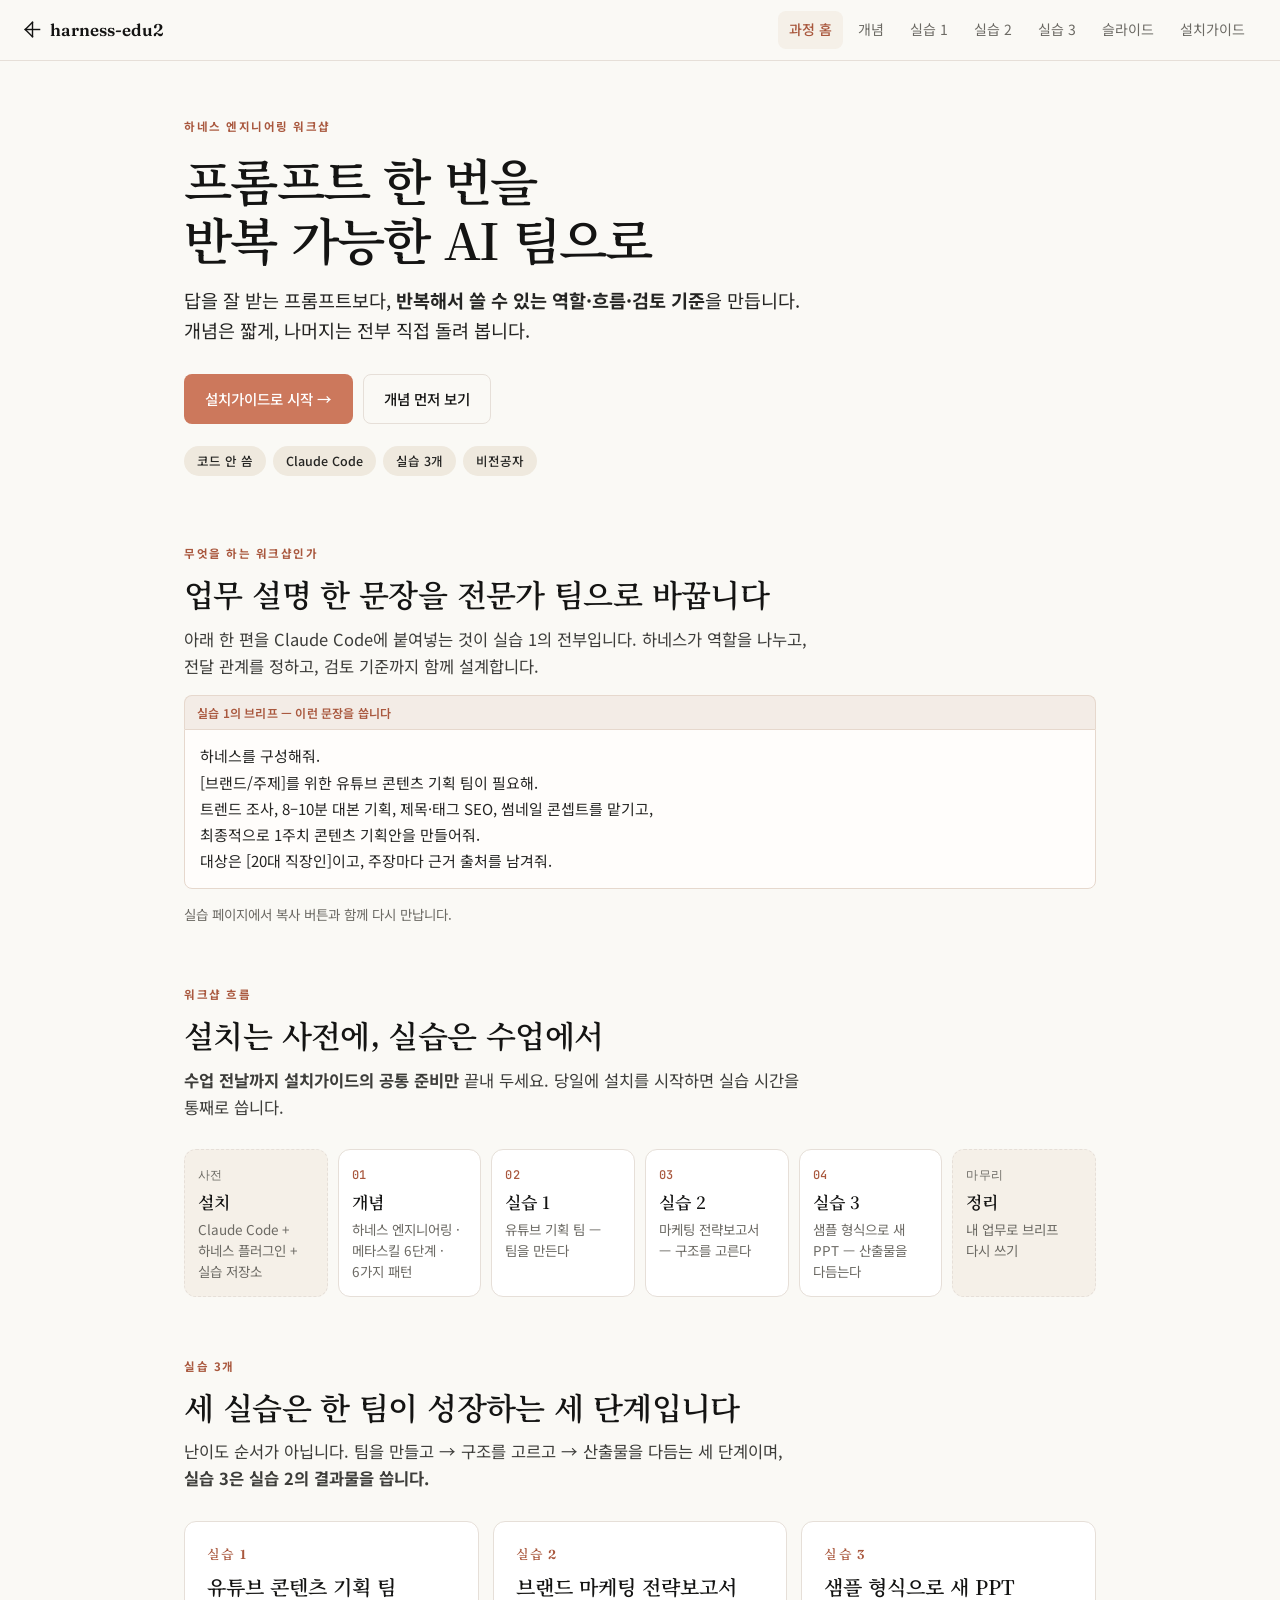
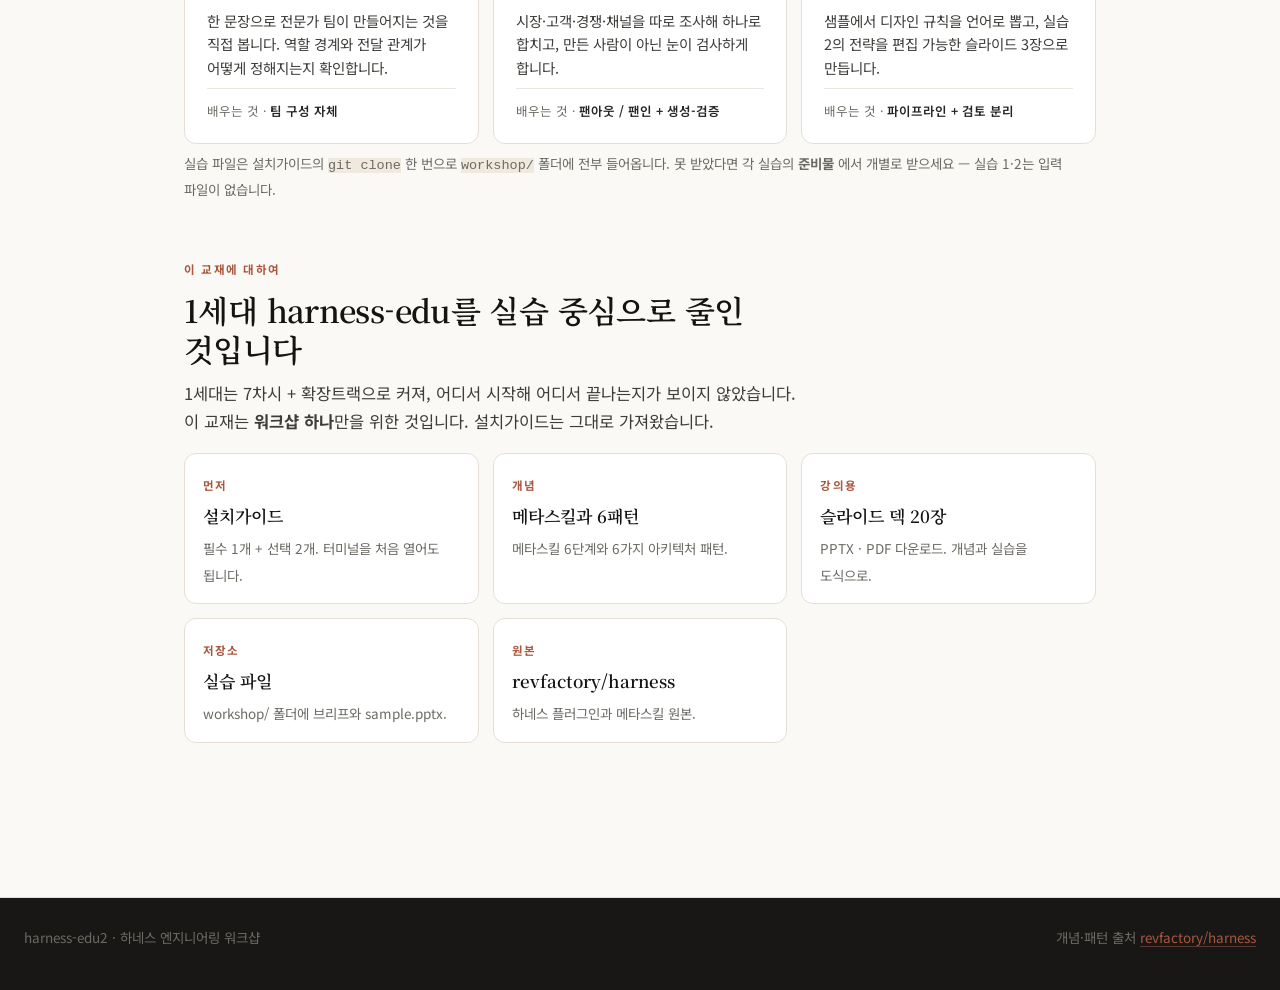
<file: docs/index.html>
<!doctype html>
<html lang="ko">
<head>
<meta charset="utf-8">
<meta name="viewport" content="width=device-width, initial-scale=1">
<title>harness-edu2 · 하네스 엔지니어링 워크샵</title>
<meta name="description" content="프롬프트 한 번을 반복 가능한 AI 팀으로. 개념과 실습 3개로 이루어진 하네스 엔지니어링 워크샵 교재. 코드를 쓰지 않는 실무자용.">
<link rel="icon" href="data:image/svg+xml,%3Csvg xmlns='http://www.w3.org/2000/svg' viewBox='0 0 24 24'%3E%3Crect width='24' height='24' fill='%23faf9f5'/%3E%3Cg fill='%23141413'%3E%3Crect x='11' y='1' width='2' height='22'/%3E%3Crect x='1' y='11' width='22' height='2'/%3E%3Crect x='3.8' y='3.8' width='2' height='16.4' transform='rotate(45 12 12)'/%3E%3Crect x='3.8' y='3.8' width='2' height='16.4' transform='rotate(-45 12 12)'/%3E%3C/g%3E%3C/svg%3E">
<link rel="preconnect" href="https://fonts.googleapis.com">
<link rel="preconnect" href="https://fonts.gstatic.com" crossorigin>
<link href="https://fonts.googleapis.com/css2?family=Fraunces:opsz,wght@9..144,400;9..144,600&family=Noto+Sans+KR:wght@400;500;700&family=Noto+Serif+KR:wght@500;600&family=JetBrains+Mono:wght@400;500&display=swap" rel="stylesheet">
<link rel="stylesheet" href="assets/site.css">
</head>
<body data-page="home">
<a class="skip-link" href="#main">본문으로 건너뛰기</a>

<header class="topnav"><div class="wrap">
  <a class="brand" href="index.html">
    <span class="spike" aria-hidden="true"><svg viewBox="0 0 24 24"><g fill="#141413"><rect x="11" y="1" width="2" height="22"/><rect x="1" y="11" width="22" height="2"/><rect x="3.8" y="3.8" width="2" height="16.4" transform="rotate(45 12 12)"/><rect x="3.8" y="3.8" width="2" height="16.4" transform="rotate(-45 12 12)"/></g></svg></span>
    <span class="brand-full">harness-edu2</span>
  </a>
  <nav aria-label="주요 메뉴">
    <a href="index.html" aria-current="page">과정 홈</a>
    <a href="concept.html">개념</a>
    <a href="practice/1-youtube.html">실습 1</a>
    <a href="practice/2-marketing.html">실습 2</a>
    <a href="practice/3-pptx.html">실습 3</a>
    <a href="slides/index.html">슬라이드</a>
    <a href="install/index.html">설치가이드</a>
  </nav>
</div></header>

<main id="main" class="page">

<section class="hero">
  <div class="eyebrow">하네스 엔지니어링 워크샵</div>
  <h1>프롬프트 한 번을<br>반복 가능한 AI 팀으로</h1>
  <p class="lead">답을 잘 받는 프롬프트보다, <strong>반복해서 쓸 수 있는 역할·흐름·검토 기준</strong>을 만듭니다. 개념은 짧게, 나머지는 전부 직접 돌려 봅니다.</p>
  <div class="hero-actions">
    <a class="btn btn-primary" href="install/index.html">설치가이드로 시작 →</a>
    <a class="btn btn-ghost" href="concept.html">개념 먼저 보기</a>
  </div>
  <div class="hero-tags">
    <span>코드 안 씀</span><span>Claude Code</span><span>실습 3개</span><span>비전공자</span>
  </div>
</section>

<section class="sec">
  <div class="eyebrow">무엇을 하는 워크샵인가</div>
  <h2>업무 설명 한 문장을 전문가 팀으로 바꿉니다</h2>
  <p class="sub">아래 한 편을 Claude Code에 붙여넣는 것이 실습 1의 전부입니다. 하네스가 역할을 나누고, 전달 관계를 정하고, 검토 기준까지 함께 설계합니다.</p>

  <div class="code-card is-prompt">
    <div class="code-bar"><span class="code-label">실습 1의 브리프 — 이런 문장을 씁니다</span></div>
    <pre class="brief">하네스를 구성해줘.
[브랜드/주제]를 위한 유튜브 콘텐츠 기획 팀이 필요해.
트렌드 조사, 8–10분 대본 기획, 제목·태그 SEO, 썸네일 콘셉트를 맡기고,
최종적으로 1주치 콘텐츠 기획안을 만들어줘.
대상은 [20대 직장인]이고, 주장마다 근거 출처를 남겨줘.</pre>
  </div>
  <p class="brief-note">실습 페이지에서 복사 버튼과 함께 다시 만납니다.</p>
</section>

<section class="sec" id="flow">
  <div class="eyebrow">워크샵 흐름</div>
  <h2>설치는 사전에, 실습은 수업에서</h2>
  <p class="sub"><strong>수업 전날까지 설치가이드의 공통 준비만</strong> 끝내 두세요. 당일에 설치를 시작하면 실습 시간을 통째로 씁니다.</p>

  <div class="flowline">
    <div class="fl is-pre">
      <span class="t">사전</span>
      <b>설치</b>
      <span>Claude Code + 하네스 플러그인 + 실습 저장소</span>
    </div>
    <div class="fl">
      <span class="t">01</span>
      <b>개념</b>
      <span>하네스 엔지니어링 · 메타스킬 6단계 · 6가지 패턴</span>
    </div>
    <div class="fl">
      <span class="t">02</span>
      <b>실습 1</b>
      <span>유튜브 기획 팀 — 팀을 만든다</span>
    </div>
    <div class="fl">
      <span class="t">03</span>
      <b>실습 2</b>
      <span>마케팅 전략보고서 — 구조를 고른다</span>
    </div>
    <div class="fl">
      <span class="t">04</span>
      <b>실습 3</b>
      <span>샘플 형식으로 새 PPT — 산출물을 다듬는다</span>
    </div>
    <div class="fl is-pre">
      <span class="t">마무리</span>
      <b>정리</b>
      <span>내 업무로 브리프 다시 쓰기</span>
    </div>
  </div>
</section>

<section class="sec" id="practice">
  <div class="eyebrow">실습 3개</div>
  <h2>세 실습은 한 팀이 성장하는 세 단계입니다</h2>
  <p class="sub">난이도 순서가 아닙니다. 팀을 만들고 → 구조를 고르고 → 산출물을 다듬는 세 단계이며, <strong>실습 3은 실습 2의 결과물을 씁니다.</strong></p>

  <div class="pcards">
    <a class="pcard" href="practice/1-youtube.html">
      <span class="n">실습 1</span>
      <strong>유튜브 콘텐츠 기획 팀</strong>
      <p>한 문장으로 전문가 팀이 만들어지는 것을 직접 봅니다. 역할 경계와 전달 관계가 어떻게 정해지는지 확인합니다.</p>
      <span class="pat">배우는 것 · <b>팀 구성 자체</b></span>
    </a>
    <a class="pcard" href="practice/2-marketing.html">
      <span class="n">실습 2</span>
      <strong>브랜드 마케팅 전략보고서</strong>
      <p>시장·고객·경쟁·채널을 따로 조사해 하나로 합치고, 만든 사람이 아닌 눈이 검사하게 합니다.</p>
      <span class="pat">배우는 것 · <b>팬아웃 / 팬인 + 생성-검증</b></span>
    </a>
    <a class="pcard" href="practice/3-pptx.html">
      <span class="n">실습 3</span>
      <strong>샘플 형식으로 새 PPT</strong>
      <p>샘플에서 디자인 규칙을 언어로 뽑고, 실습 2의 전략을 편집 가능한 슬라이드 3장으로 만듭니다.</p>
      <span class="pat">배우는 것 · <b>파이프라인 + 검토 분리</b></span>
    </a>
  </div>
  <p class="brief-note">실습 파일은 설치가이드의 <code>git clone</code> 한 번으로 <code>workshop/</code> 폴더에 전부 들어옵니다. 못 받았다면 각 실습의 <strong>준비물</strong> 에서 개별로 받으세요 — 실습 1·2는 입력 파일이 없습니다.</p>
</section>

<section class="sec">
  <div class="eyebrow">이 교재에 대하여</div>
  <h2>1세대 harness-edu를 실습 중심으로 줄인 것입니다</h2>
  <p class="sub">1세대는 7차시 + 확장트랙으로 커져, 어디서 시작해 어디서 끝나는지가 보이지 않았습니다. 이 교재는 <strong>워크샵 하나</strong>만을 위한 것입니다. 설치가이드는 그대로 가져왔습니다.</p>
  <div class="next-grid">
    <a class="next-card" href="install/index.html"><span class="k">먼저</span><strong>설치가이드</strong><span>필수 1개 + 선택 2개. 터미널을 처음 열어도 됩니다.</span></a>
    <a class="next-card" href="concept.html"><span class="k">개념</span><strong>메타스킬과 6패턴</strong><span>메타스킬 6단계와 6가지 아키텍처 패턴.</span></a>
    <a class="next-card" href="slides/index.html"><span class="k">강의용</span><strong>슬라이드 덱 20장</strong><span>PPTX · PDF 다운로드. 개념과 실습을 도식으로.</span></a>
    <a class="next-card" href="https://github.com/namojo/harness-edu" target="_blank" rel="noopener"><span class="k">저장소</span><strong>실습 파일</strong><span>workshop/ 폴더에 브리프와 sample.pptx.</span></a>
    <a class="next-card" href="https://github.com/revfactory/harness" target="_blank" rel="noopener"><span class="k">원본</span><strong>revfactory/harness</strong><span>하네스 플러그인과 메타스킬 원본.</span></a>
  </div>
</section>

</main>

<footer class="foot"><div class="wrap">
  <span>harness-edu2 · 하네스 엔지니어링 워크샵</span>
  <span class="r">개념·패턴 출처 <a href="https://github.com/revfactory/harness" target="_blank" rel="noopener">revfactory/harness</a></span>
</div></footer>

<script src="assets/site.js"></script>
</body>
</html>
</file>
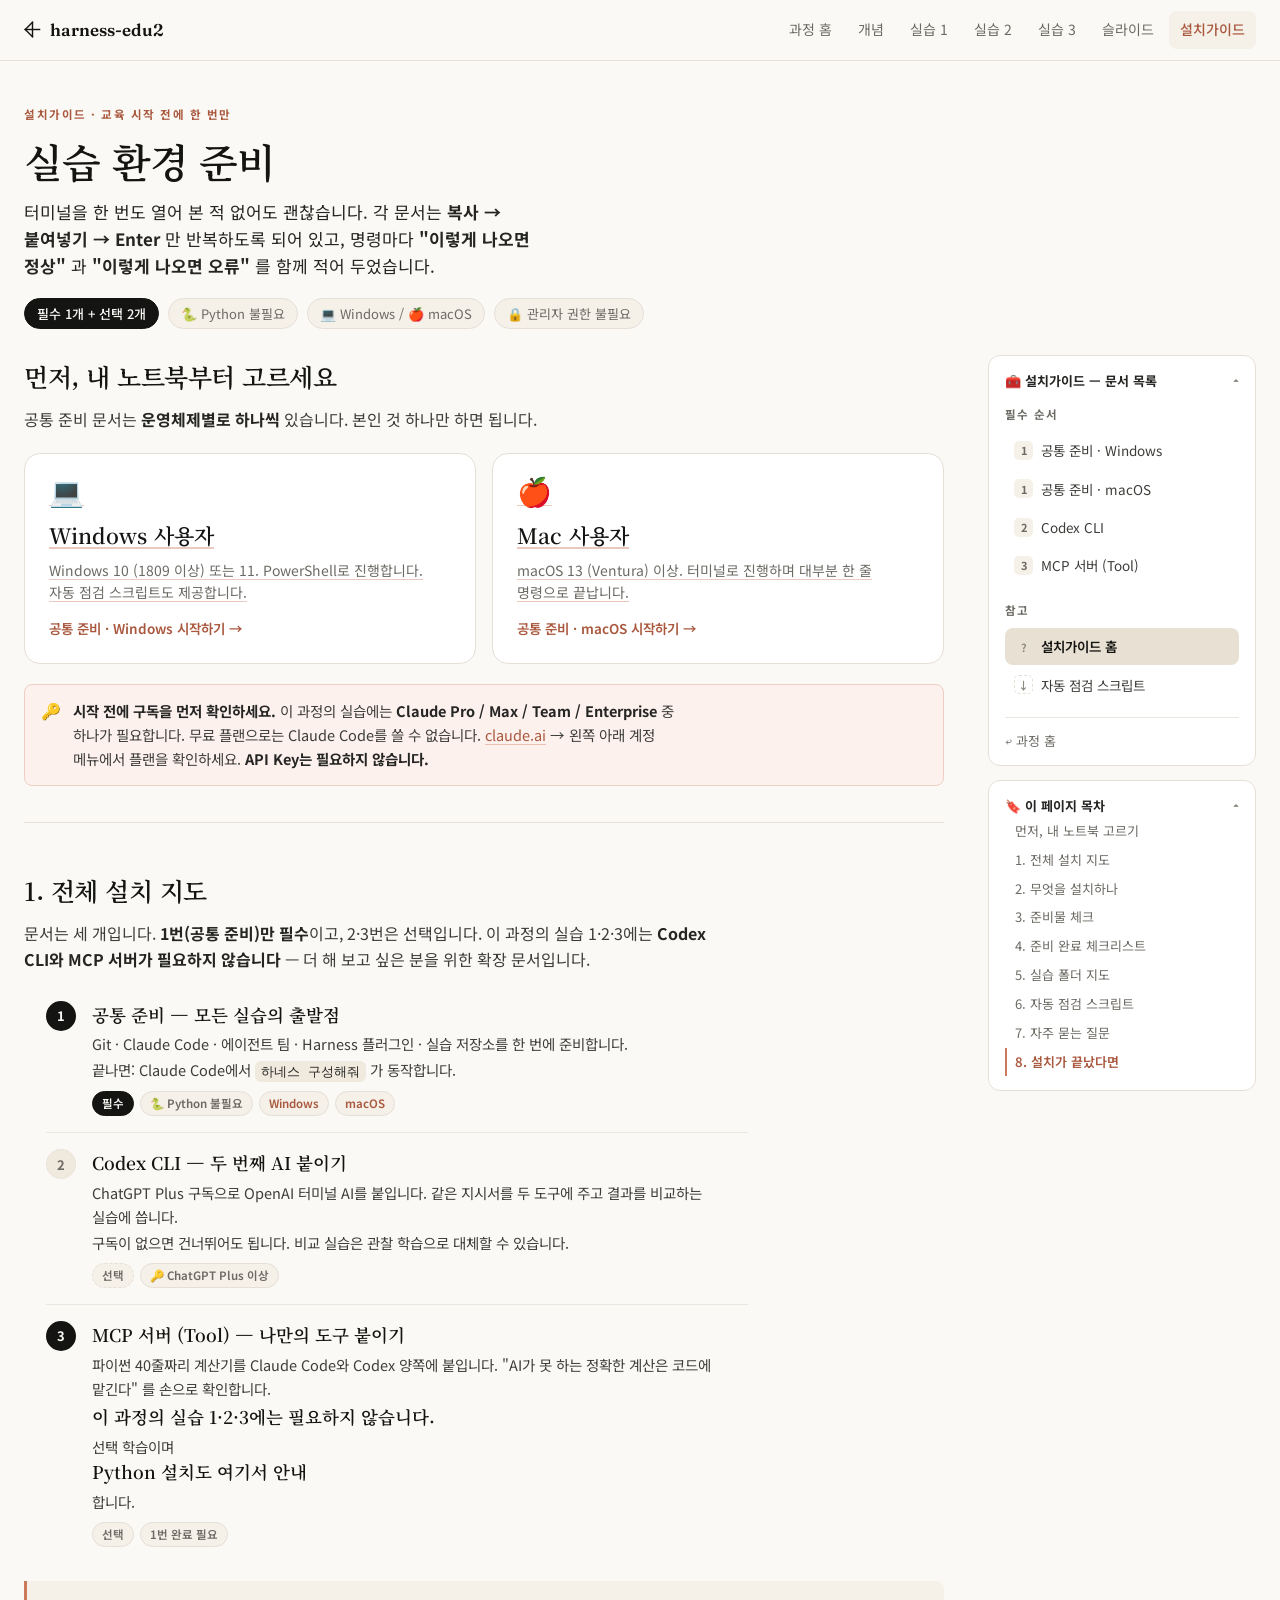
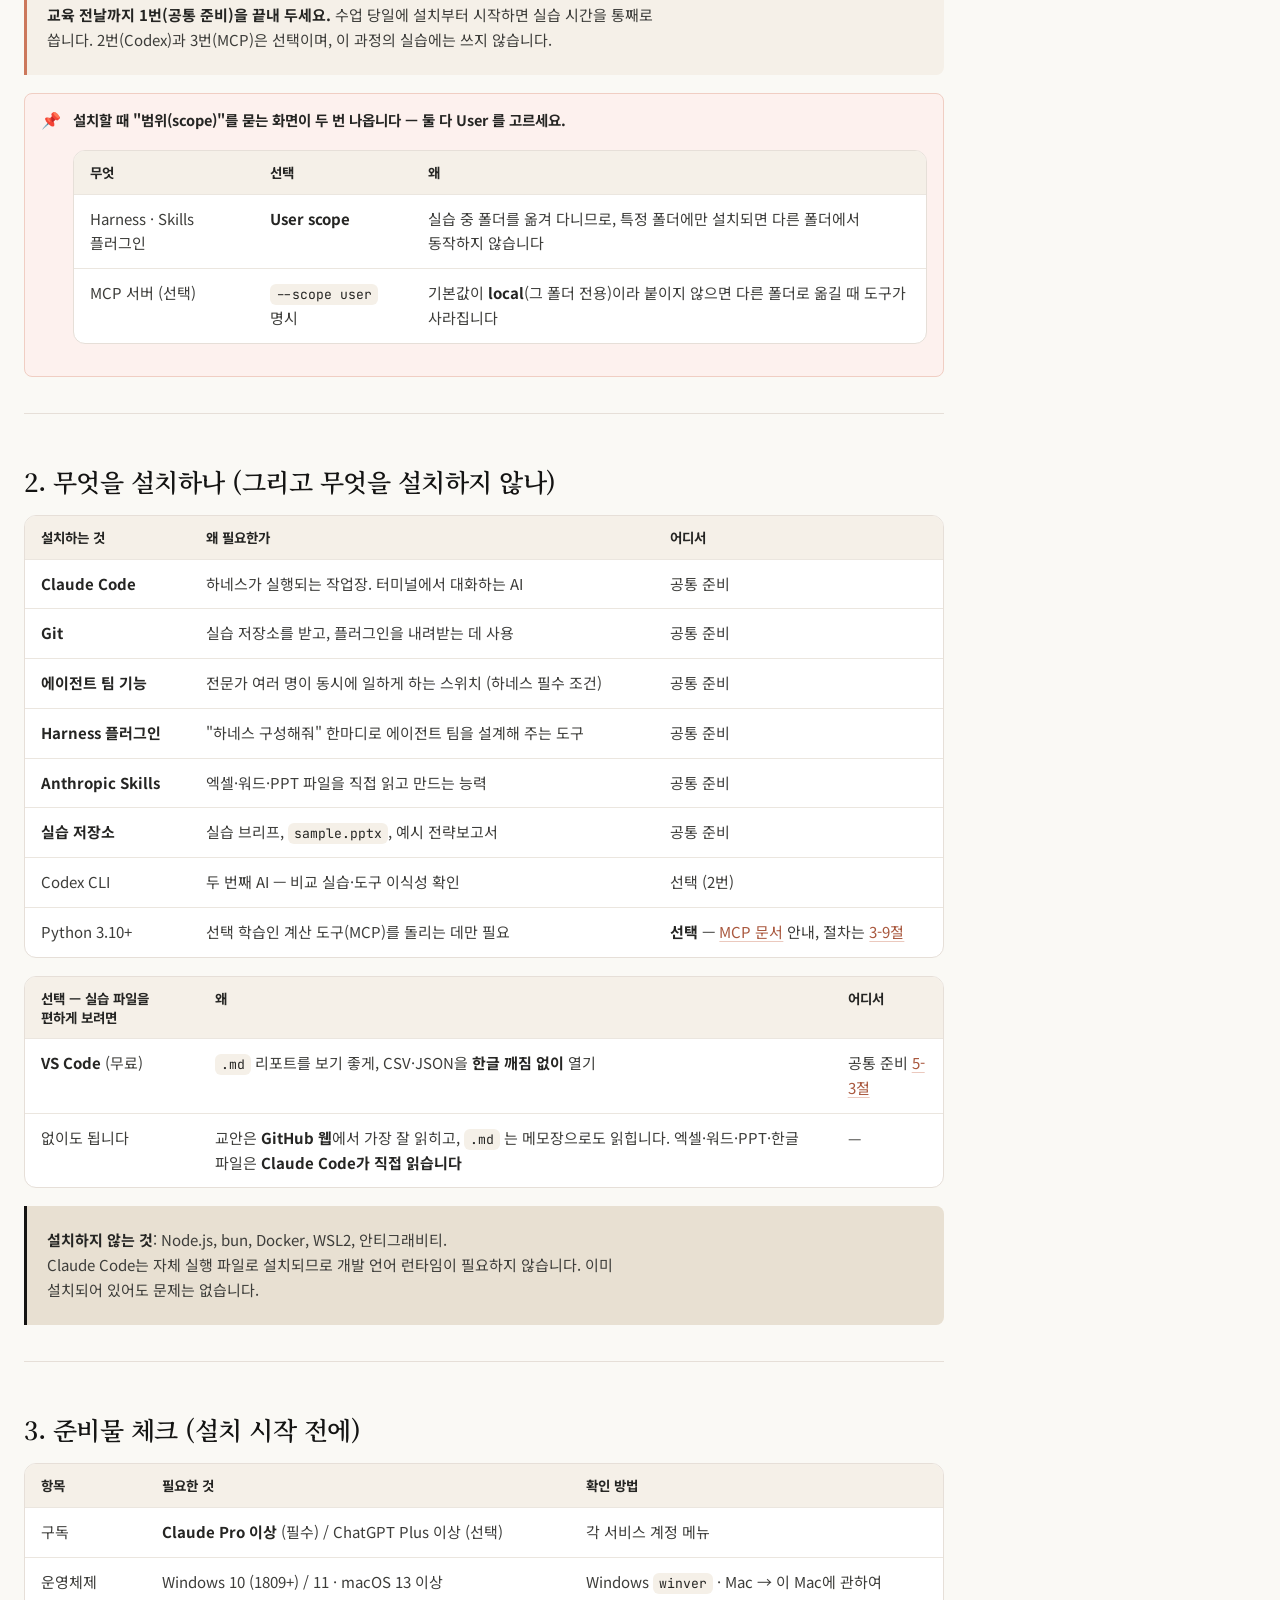
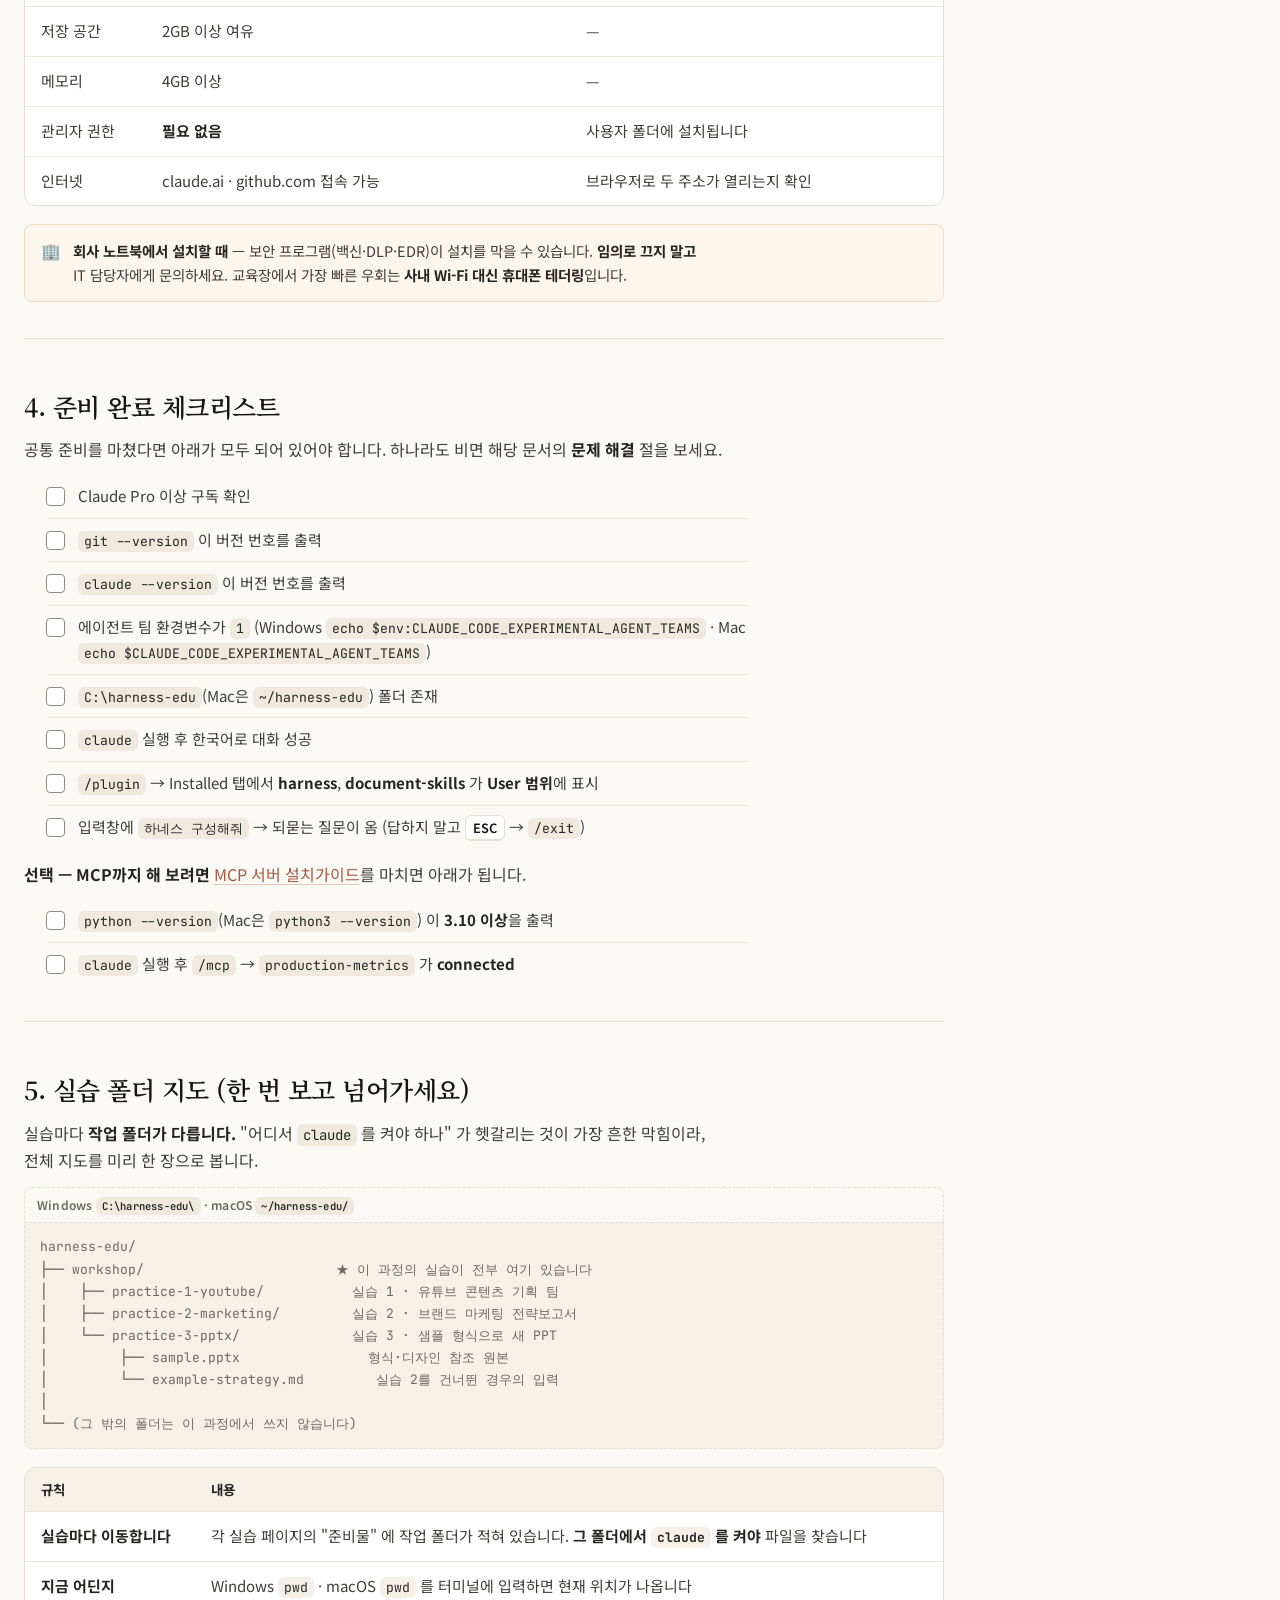
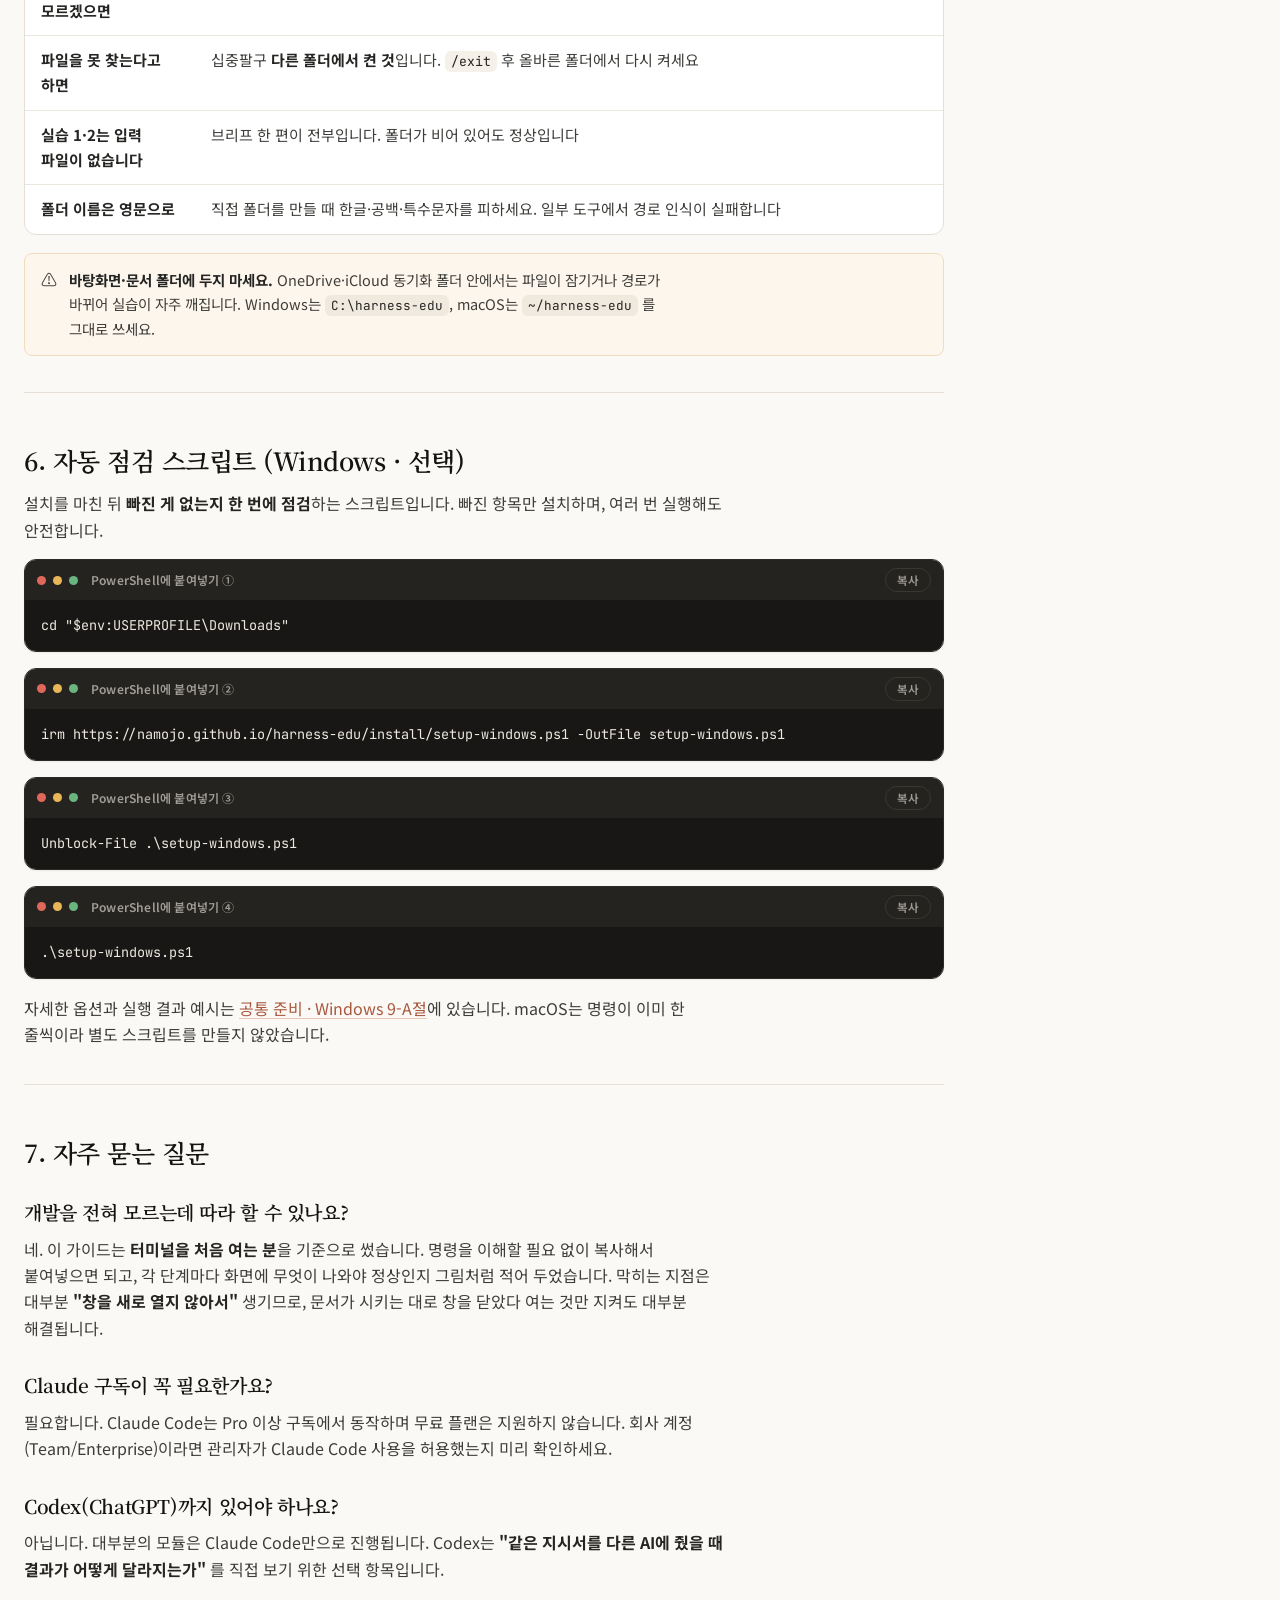
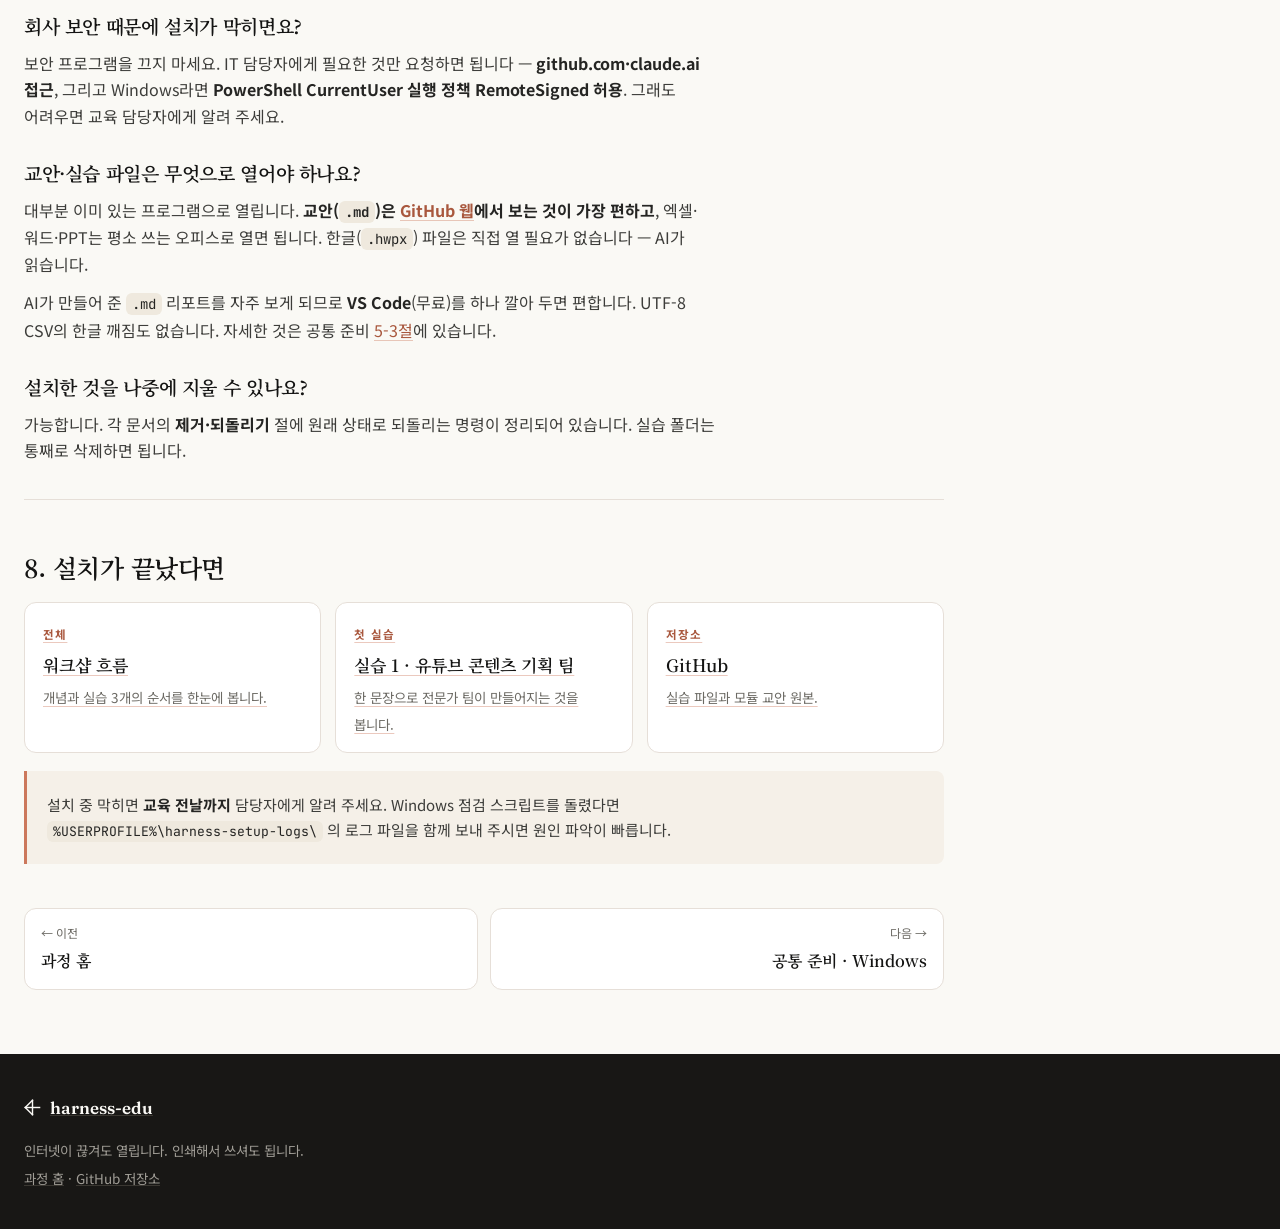
<file: docs/install/index.html>
<!doctype html>
<html lang="ko">
<head>
<meta charset="utf-8">
<meta name="viewport" content="width=device-width, initial-scale=1">
<title>설치가이드 — 실습 환경 준비 · harness-edu2</title>
<meta name="description" content="harness-edu2 실습 환경 설치가이드 모음. 터미널을 처음 열어 보는 분도 순서대로 따라 하면 준비가 끝납니다.">
<link rel="icon" href="data:image/svg+xml,%3Csvg xmlns='http://www.w3.org/2000/svg' viewBox='0 0 24 24'%3E%3Crect width='24' height='24' fill='%23faf9f5'/%3E%3Cg fill='%23141413'%3E%3Crect x='11' y='1' width='2' height='22'/%3E%3Crect x='1' y='11' width='22' height='2'/%3E%3Crect x='3.8' y='3.8' width='2' height='16.4' transform='rotate(45 12 12)'/%3E%3Crect x='3.8' y='3.8' width='2' height='16.4' transform='rotate(-45 12 12)'/%3E%3C/g%3E%3C/svg%3E">
<link rel="preconnect" href="https://fonts.googleapis.com">
<link rel="preconnect" href="https://fonts.gstatic.com" crossorigin>
<link href="https://fonts.googleapis.com/css2?family=Fraunces:opsz,wght@9..144,400;9..144,600&family=Noto+Sans+KR:wght@400;500;700&family=Noto+Serif+KR:wght@500;600&family=JetBrains+Mono:wght@400;500&display=swap" rel="stylesheet">
<link rel="stylesheet" href="../assets/site.css">
</head>
<body data-page="install-home">
<a class="skip-link" href="#main">본문으로 건너뛰기</a>

<header class="topnav"><div class="wrap">
  <a class="brand" href="../index.html">
    <span class="spike" aria-hidden="true"><svg viewBox="0 0 24 24"><g fill="#141413"><rect x="11" y="1" width="2" height="22"/><rect x="1" y="11" width="22" height="2"/><rect x="3.8" y="3.8" width="2" height="16.4" transform="rotate(45 12 12)"/><rect x="3.8" y="3.8" width="2" height="16.4" transform="rotate(-45 12 12)"/></g></svg></span>
    <span class="brand-full">harness-edu2</span>
  </a>
  <nav aria-label="주요 메뉴">
    <a href="../index.html">과정 홈</a>
    <a href="../concept.html">개념</a>
    <a href="../practice/1-youtube.html">실습 1</a>
    <a href="../practice/2-marketing.html">실습 2</a>
    <a href="../practice/3-pptx.html">실습 3</a>
    <a href="../slides/index.html">슬라이드</a>
    <a href="index.html" aria-current="page">설치가이드</a>
  </nav>
</div></header>

<div class="wrap page-head">
  <div class="eyebrow">설치가이드 · 교육 시작 전에 한 번만</div>
  <h1>실습 환경 준비</h1>
  <p class="sub">터미널을 한 번도 열어 본 적 없어도 괜찮습니다. 각 문서는 <strong>복사 → 붙여넣기 → Enter</strong> 만 반복하도록 되어 있고, 명령마다 <strong>&quot;이렇게 나오면 정상&quot;</strong> 과 <strong>&quot;이렇게 나오면 오류&quot;</strong> 를 함께 적어 두었습니다.</p>
  <div class="meta">
    <span class="badge">필수 1개 + 선택 2개</span>
    <span>🐍 Python 불필요</span>
    <span>💻 Windows / 🍎 macOS</span>
    <span>🔒 관리자 권한 불필요</span>
  </div>
</div>

<div class="wrap layout">
  <main id="main" class="main-col">
    <article class="prose">

<h2 id="0-먼저-내-노트북-고르기">먼저, 내 노트북부터 고르세요</h2>

<p>공통 준비 문서는 <strong>운영체제별로 하나씩</strong> 있습니다. 본인 것 하나만 하면 됩니다.</p>

<div class="os-grid">
  <a class="os-card" href="setup-windows.html">
    <span class="os-icon" aria-hidden="true">💻</span>
    <strong>Windows 사용자</strong>
    <p>Windows 10 (1809 이상) 또는 11. PowerShell로 진행합니다. 자동 점검 스크립트도 제공합니다.</p>
    <span class="go">공통 준비 · Windows 시작하기 →</span>
  </a>
  <a class="os-card" href="setup-mac.html">
    <span class="os-icon" aria-hidden="true">🍎</span>
    <strong>Mac 사용자</strong>
    <p>macOS 13 (Ventura) 이상. 터미널로 진행하며 대부분 한 줄 명령으로 끝납니다.</p>
    <span class="go">공통 준비 · macOS 시작하기 →</span>
  </a>
</div>

<section class="callout callout-stop"><span class="callout-icon" aria-hidden="true">🔑</span><div class="callout-body">
<p><strong>시작 전에 구독을 먼저 확인하세요.</strong> 이 과정의 실습에는 <strong>Claude Pro / Max / Team / Enterprise</strong> 중 하나가 필요합니다. 무료 플랜으로는 Claude Code를 쓸 수 없습니다. <a href="https://claude.ai" target="_blank" rel="noopener">claude.ai</a> → 왼쪽 아래 계정 메뉴에서 플랜을 확인하세요. <strong>API Key는 필요하지 않습니다.</strong></p>
</div></section>

<hr>

<h2 id="1-전체-설치-지도">1. 전체 설치 지도</h2>

<p>문서는 세 개입니다. <strong>1번(공통 준비)만 필수</strong>이고, 2·3번은 선택입니다. 이 과정의 실습 1·2·3에는 <strong>Codex CLI와 MCP 서버가 필요하지 않습니다</strong> — 더 해 보고 싶은 분을 위한 확장 문서입니다.</p>

<ul class="flow">
  <li>
    <span class="num">1</span>
    <div class="body">
      <strong><a href="setup-windows.html">공통 준비</a> — 모든 실습의 출발점</strong>
      <p>Git · Claude Code · 에이전트 팀 · Harness 플러그인 · 실습 저장소를 한 번에 준비합니다.</p>
      <p class="muted">끝나면: Claude Code에서 <code>하네스 구성해줘</code> 가 동작합니다.</p>
      <div class="tags"><span class="tag req">필수</span><span class="tag">🐍 Python 불필요</span><span class="tag"><a href="setup-windows.html">Windows</a></span><span class="tag"><a href="setup-mac.html">macOS</a></span></div>
    </div>
  </li>
  <li>
    <span class="num opt">2</span>
    <div class="body">
      <strong><a href="codex.html">Codex CLI</a> — 두 번째 AI 붙이기</strong>
      <p>ChatGPT Plus 구독으로 OpenAI 터미널 AI를 붙입니다. 같은 지시서를 두 도구에 주고 결과를 비교하는 실습에 씁니다.</p>
      <p class="muted">구독이 없으면 건너뛰어도 됩니다. 비교 실습은 관찰 학습으로 대체할 수 있습니다.</p>
      <div class="tags"><span class="tag opt">선택</span><span class="tag">🔑 ChatGPT Plus 이상</span></div>
    </div>
  </li>
  <li>
    <span class="num">3</span>
    <div class="body">
      <strong><a href="mcp-server.html">MCP 서버 (Tool)</a> — 나만의 도구 붙이기</strong>
      <p>파이썬 40줄짜리 계산기를 Claude Code와 Codex 양쪽에 붙입니다. &quot;AI가 못 하는 정확한 계산은 코드에 맡긴다&quot; 를 손으로 확인합니다.</p>
      <p class="muted"><strong>이 과정의 실습 1·2·3에는 필요하지 않습니다.</strong> 선택 학습이며 <strong>Python 설치도 여기서 안내</strong>합니다.</p>
      <div class="tags"><span class="tag">선택</span><span class="tag">1번 완료 필요</span></div>
    </div>
  </li>
</ul>

<blockquote>
  <p><strong>교육 전날까지 1번(공통 준비)을 끝내 두세요.</strong> 수업 당일에 설치부터 시작하면 실습 시간을 통째로 씁니다. 2번(Codex)과 3번(MCP)은 선택이며, 이 과정의 실습에는 쓰지 않습니다.</p>
</blockquote>

<section class="callout callout-stop"><span class="callout-icon" aria-hidden="true">📌</span><div class="callout-body">
<p><strong>설치할 때 &quot;범위(scope)&quot;를 묻는 화면이 두 번 나옵니다 — 둘 다 <span style="white-space:nowrap">User</span> 를 고르세요.</strong></p>
<div class="table-wrap"><table>
<thead><tr><th style="width:180px">무엇</th><th>선택</th><th>왜</th></tr></thead>
<tbody>
<tr><td>Harness · Skills 플러그인</td><td><strong>User scope</strong></td><td>실습 중 폴더를 옮겨 다니므로, 특정 폴더에만 설치되면 다른 폴더에서 동작하지 않습니다</td></tr>
<tr><td>MCP 서버 (선택)</td><td><code>--scope user</code> 명시</td><td>기본값이 <strong>local</strong>(그 폴더 전용)이라 붙이지 않으면 다른 폴더로 옮길 때 도구가 사라집니다</td></tr>
</tbody></table></div>
</div></section>

<hr>

<h2 id="2-무엇을-설치하나">2. 무엇을 설치하나 (그리고 무엇을 설치하지 않나)</h2>

<div class="table-wrap"><table>
<thead><tr><th>설치하는 것</th><th>왜 필요한가</th><th>어디서</th></tr></thead>
<tbody>
<tr><td><strong>Claude Code</strong></td><td>하네스가 실행되는 작업장. 터미널에서 대화하는 AI</td><td>공통 준비</td></tr>
<tr><td><strong>Git</strong></td><td>실습 저장소를 받고, 플러그인을 내려받는 데 사용</td><td>공통 준비</td></tr>
<tr><td><strong>에이전트 팀 기능</strong></td><td>전문가 여러 명이 동시에 일하게 하는 스위치 (하네스 필수 조건)</td><td>공통 준비</td></tr>
<tr><td><strong>Harness 플러그인</strong></td><td>&quot;하네스 구성해줘&quot; 한마디로 에이전트 팀을 설계해 주는 도구</td><td>공통 준비</td></tr>
<tr><td><strong>Anthropic Skills</strong></td><td>엑셀·워드·PPT 파일을 직접 읽고 만드는 능력</td><td>공통 준비</td></tr>
<tr><td><strong>실습 저장소</strong></td><td>실습 브리프, <code>sample.pptx</code>, 예시 전략보고서</td><td>공통 준비</td></tr>
<tr><td>Codex CLI</td><td>두 번째 AI — 비교 실습·도구 이식성 확인</td><td>선택 (2번)</td></tr>
<tr><td>Python 3.10+</td><td>선택 학습인 계산 도구(MCP)를 돌리는 데만 필요</td><td><strong>선택</strong> — <a href="mcp-server.html">MCP 문서</a> 안내, 절차는 <a href="setup-windows.html#3-9-python-설치">3-9절</a></td></tr>
</tbody></table></div>

<div class="table-wrap"><table>
<thead><tr><th>선택 — 실습 파일을 편하게 보려면</th><th>왜</th><th>어디서</th></tr></thead>
<tbody>
<tr><td><strong>VS Code</strong> (무료)</td><td><code>.md</code> 리포트를 보기 좋게, CSV·JSON을 <strong>한글 깨짐 없이</strong> 열기</td><td>공통 준비 <a href="setup-windows.html#5-3-실습-파일-여는-방법">5-3절</a></td></tr>
<tr><td>없이도 됩니다</td><td>교안은 <strong>GitHub 웹</strong>에서 가장 잘 읽히고, <code>.md</code> 는 메모장으로도 읽힙니다. 엑셀·워드·PPT·한글 파일은 <strong>Claude Code가 직접 읽습니다</strong></td><td>—</td></tr>
</tbody></table></div>

<blockquote class="rule">
  <p><strong>설치하지 않는 것</strong>: Node.js, bun, Docker, WSL2, 안티그래비티.<br>
  Claude Code는 자체 실행 파일로 설치되므로 개발 언어 런타임이 필요하지 않습니다. 이미 설치되어 있어도 문제는 없습니다.</p>
</blockquote>

<hr>

<h2 id="3-준비물-체크">3. 준비물 체크 (설치 시작 전에)</h2>

<div class="table-wrap"><table>
<thead><tr><th>항목</th><th>필요한 것</th><th>확인 방법</th></tr></thead>
<tbody>
<tr><td>구독</td><td><strong>Claude Pro 이상</strong> (필수) / ChatGPT Plus 이상 (선택)</td><td>각 서비스 계정 메뉴</td></tr>
<tr><td>운영체제</td><td>Windows 10 (1809+) / 11 · macOS 13 이상</td><td>Windows <code>winver</code> · Mac  → 이 Mac에 관하여</td></tr>
<tr><td>저장 공간</td><td>2GB 이상 여유</td><td>—</td></tr>
<tr><td>메모리</td><td>4GB 이상</td><td>—</td></tr>
<tr><td>관리자 권한</td><td><strong>필요 없음</strong></td><td>사용자 폴더에 설치됩니다</td></tr>
<tr><td>인터넷</td><td>claude.ai · github.com 접속 가능</td><td>브라우저로 두 주소가 열리는지 확인</td></tr>
</tbody></table></div>

<section class="callout callout-warn"><span class="callout-icon" aria-hidden="true">🏢</span><div class="callout-body">
<p><strong>회사 노트북에서 설치할 때</strong> — 보안 프로그램(백신·DLP·EDR)이 설치를 막을 수 있습니다. <strong>임의로 끄지 말고</strong> IT 담당자에게 문의하세요. 교육장에서 가장 빠른 우회는 <strong>사내 Wi-Fi 대신 휴대폰 테더링</strong>입니다.</p>
</div></section>

<hr>

<h2 id="4-준비-완료-체크리스트">4. 준비 완료 체크리스트</h2>

<p>공통 준비를 마쳤다면 아래가 모두 되어 있어야 합니다. 하나라도 비면 해당 문서의 <strong>문제 해결</strong> 절을 보세요.</p>

<ul class="checklist">
<li>Claude Pro 이상 구독 확인</li>
<li><code>git --version</code> 이 버전 번호를 출력</li>
<li><code>claude --version</code> 이 버전 번호를 출력</li>
<li>에이전트 팀 환경변수가 <code>1</code> (Windows <code>echo $env:CLAUDE_CODE_EXPERIMENTAL_AGENT_TEAMS</code> · Mac <code>echo $CLAUDE_CODE_EXPERIMENTAL_AGENT_TEAMS</code>)</li>
<li><code>C:\harness-edu</code>(Mac은 <code>~/harness-edu</code>) 폴더 존재</li>
<li><code>claude</code> 실행 후 한국어로 대화 성공</li>
<li><code>/plugin</code> → Installed 탭에서 <strong>harness</strong>, <strong>document-skills</strong> 가 <strong>User 범위</strong>에 표시</li>
<li>입력창에 <code>하네스 구성해줘</code> → 되묻는 질문이 옴 (답하지 말고 <kbd>ESC</kbd> → <code>/exit</code>)</li>
</ul>

<p><strong>선택 — MCP까지 해 보려면</strong> <a href="mcp-server.html">MCP 서버 설치가이드</a>를 마치면 아래가 됩니다.</p>

<ul class="checklist">
<li><code>python --version</code>(Mac은 <code>python3 --version</code>) 이 <strong>3.10 이상</strong>을 출력</li>
<li><code>claude</code> 실행 후 <code>/mcp</code> → <code>production-metrics</code> 가 <strong>connected</strong></li>
</ul>

<hr>

<h2 id="5-실습-폴더-지도">5. 실습 폴더 지도 (한 번 보고 넘어가세요)</h2>

<p>실습마다 <strong>작업 폴더가 다릅니다.</strong> &quot;어디서 <code>claude</code> 를 켜야 하나&quot; 가 헷갈리는 것이 가장 흔한 막힘이라, 전체 지도를 미리 한 장으로 봅니다.</p>

<div class="code-card is-out"><div class="code-bar"><span class="code-label">Windows <code>C:\harness-edu\</code> · macOS <code>~/harness-edu/</code></span></div><pre>harness-edu/
├── workshop/                        ★ 이 과정의 실습이 전부 여기 있습니다
│    ├── practice-1-youtube/           실습 1 · 유튜브 콘텐츠 기획 팀
│    ├── practice-2-marketing/         실습 2 · 브랜드 마케팅 전략보고서
│    └── practice-3-pptx/              실습 3 · 샘플 형식으로 새 PPT
│         ├── sample.pptx                형식·디자인 참조 원본
│         └── example-strategy.md         실습 2를 건너뛴 경우의 입력
│
└── (그 밖의 폴더는 이 과정에서 쓰지 않습니다)</pre></div>

<div class="table-wrap"><table>
<thead><tr><th style="width:170px">규칙</th><th>내용</th></tr></thead>
<tbody>
<tr><td><strong>실습마다 이동합니다</strong></td><td>각 실습 페이지의 &quot;준비물&quot; 에 작업 폴더가 적혀 있습니다. <strong>그 폴더에서 <code>claude</code> 를 켜야</strong> 파일을 찾습니다</td></tr>
<tr><td><strong>지금 어딘지 모르겠으면</strong></td><td>Windows <code>pwd</code> · macOS <code>pwd</code> 를 터미널에 입력하면 현재 위치가 나옵니다</td></tr>
<tr><td><strong>파일을 못 찾는다고 하면</strong></td><td>십중팔구 <strong>다른 폴더에서 켠 것</strong>입니다. <code>/exit</code> 후 올바른 폴더에서 다시 켜세요</td></tr>
<tr><td><strong>실습 1·2는 입력 파일이 없습니다</strong></td><td>브리프 한 편이 전부입니다. 폴더가 비어 있어도 정상입니다</td></tr>
<tr><td><strong>폴더 이름은 영문으로</strong></td><td>직접 폴더를 만들 때 한글·공백·특수문자를 피하세요. 일부 도구에서 경로 인식이 실패합니다</td></tr>
</tbody></table></div>

<section class="callout callout-warn"><span class="callout-icon" aria-hidden="true">⚠️</span><div class="callout-body"><p><strong>바탕화면·문서 폴더에 두지 마세요.</strong> OneDrive·iCloud 동기화 폴더 안에서는 파일이 잠기거나 경로가 바뀌어 실습이 자주 깨집니다. Windows는 <code>C:\harness-edu</code>, macOS는 <code>~/harness-edu</code> 를 그대로 쓰세요.</p></div></section>

<hr>

<h2 id="6-자동-점검-스크립트">6. 자동 점검 스크립트 (Windows · 선택)</h2>

<p>설치를 마친 뒤 <strong>빠진 게 없는지 한 번에 점검</strong>하는 스크립트입니다. 빠진 항목만 설치하며, 여러 번 실행해도 안전합니다.</p>

<div class="code-card is-term"><div class="terminal"><div class="terminal-bar"><i></i><i></i><i></i><span>PowerShell에 붙여넣기 ①</span><button type="button" class="copy-btn" data-copy>복사</button></div><div class="terminal-body"><pre>cd "$env:USERPROFILE\Downloads"</pre></div></div></div>
<div class="code-card is-term"><div class="terminal"><div class="terminal-bar"><i></i><i></i><i></i><span>PowerShell에 붙여넣기 ②</span><button type="button" class="copy-btn" data-copy>복사</button></div><div class="terminal-body"><pre>irm https://namojo.github.io/harness-edu/install/setup-windows.ps1 -OutFile setup-windows.ps1</pre></div></div></div>
<div class="code-card is-term"><div class="terminal"><div class="terminal-bar"><i></i><i></i><i></i><span>PowerShell에 붙여넣기 ③</span><button type="button" class="copy-btn" data-copy>복사</button></div><div class="terminal-body"><pre>Unblock-File .\setup-windows.ps1</pre></div></div></div>
<div class="code-card is-term"><div class="terminal"><div class="terminal-bar"><i></i><i></i><i></i><span>PowerShell에 붙여넣기 ④</span><button type="button" class="copy-btn" data-copy>복사</button></div><div class="terminal-body"><pre>.\setup-windows.ps1</pre></div></div></div>

<p>자세한 옵션과 실행 결과 예시는 <a href="setup-windows.html#9-a-자동-점검-스크립트">공통 준비 · Windows 9-A절</a>에 있습니다. macOS는 명령이 이미 한 줄씩이라 별도 스크립트를 만들지 않았습니다.</p>

<hr>

<h2 id="7-자주-묻는-질문">7. 자주 묻는 질문</h2>

<h3 id="faq-1">개발을 전혀 모르는데 따라 할 수 있나요?</h3>
<p>네. 이 가이드는 <strong>터미널을 처음 여는 분</strong>을 기준으로 썼습니다. 명령을 이해할 필요 없이 복사해서 붙여넣으면 되고, 각 단계마다 화면에 무엇이 나와야 정상인지 그림처럼 적어 두었습니다. 막히는 지점은 대부분 <strong>&quot;창을 새로 열지 않아서&quot;</strong> 생기므로, 문서가 시키는 대로 창을 닫았다 여는 것만 지켜도 대부분 해결됩니다.</p>

<h3 id="faq-2">Claude 구독이 꼭 필요한가요?</h3>
<p>필요합니다. Claude Code는 Pro 이상 구독에서 동작하며 무료 플랜은 지원하지 않습니다. 회사 계정(Team/Enterprise)이라면 관리자가 Claude Code 사용을 허용했는지 미리 확인하세요.</p>

<h3 id="faq-3">Codex(ChatGPT)까지 있어야 하나요?</h3>
<p>아닙니다. 대부분의 모듈은 Claude Code만으로 진행됩니다. Codex는 <strong>&quot;같은 지시서를 다른 AI에 줬을 때 결과가 어떻게 달라지는가&quot;</strong> 를 직접 보기 위한 선택 항목입니다.</p>

<h3 id="faq-4">회사 보안 때문에 설치가 막히면요?</h3>
<p>보안 프로그램을 끄지 마세요. IT 담당자에게 필요한 것만 요청하면 됩니다 — <strong>github.com·claude.ai 접근</strong>, 그리고 Windows라면 <strong>PowerShell CurrentUser 실행 정책 RemoteSigned 허용</strong>. 그래도 어려우면 교육 담당자에게 알려 주세요.</p>

<h3 id="faq-45">교안·실습 파일은 무엇으로 열어야 하나요?</h3>
<p>대부분 이미 있는 프로그램으로 열립니다. <strong>교안(<code>.md</code>)은 <a href="https://github.com/namojo/harness-edu" target="_blank" rel="noopener">GitHub 웹</a>에서 보는 것이 가장 편하고</strong>, 엑셀·워드·PPT는 평소 쓰는 오피스로 열면 됩니다. 한글(<code>.hwpx</code>) 파일은 직접 열 필요가 없습니다 — AI가 읽습니다.</p>
<p>AI가 만들어 준 <code>.md</code> 리포트를 자주 보게 되므로 <strong>VS Code</strong>(무료)를 하나 깔아 두면 편합니다. UTF-8 CSV의 한글 깨짐도 없습니다. 자세한 것은 공통 준비 <a href="setup-windows.html#5-3-실습-파일-여는-방법">5-3절</a>에 있습니다.</p>

<h3 id="faq-6">설치한 것을 나중에 지울 수 있나요?</h3>
<p>가능합니다. 각 문서의 <strong>제거·되돌리기</strong> 절에 원래 상태로 되돌리는 명령이 정리되어 있습니다. 실습 폴더는 통째로 삭제하면 됩니다.</p>

<hr>

<h2 id="8-설치가-끝났다면">8. 설치가 끝났다면</h2>

<div class="next-grid">
  <a class="next-card" href="../index.html#flow"><span class="k">전체</span><strong>워크샵 흐름</strong><span>개념과 실습 3개의 순서를 한눈에 봅니다.</span></a>
  <a class="next-card" href="../practice/1-youtube.html"><span class="k">첫 실습</span><strong>실습 1 · 유튜브 콘텐츠 기획 팀</strong><span>한 문장으로 전문가 팀이 만들어지는 것을 봅니다.</span></a>
  <a class="next-card" href="https://github.com/namojo/harness-edu" target="_blank" rel="noopener"><span class="k">저장소</span><strong>GitHub</strong><span>실습 파일과 모듈 교안 원본.</span></a>
</div>

<blockquote>
  <p>설치 중 막히면 <strong>교육 전날까지</strong> 담당자에게 알려 주세요. Windows 점검 스크립트를 돌렸다면 <code>%USERPROFILE%\harness-setup-logs\</code> 의 로그 파일을 함께 보내 주시면 원인 파악이 빠릅니다.</p>
</blockquote>

    </article>

<nav class="pager" aria-label="페이지 이동">
  <a class="pager-prev" href="../index.html"><span class="dir">← 이전</span><strong>과정 홈</strong></a>
  <a class="pager-next" href="setup-windows.html"><span class="dir">다음 →</span><strong>공통 준비 · Windows</strong></a>
</nav>
  </main>

  <aside class="side" aria-label="설치가이드 내비게이션">
    <details class="side-box" open>
      <summary>🧰 설치가이드 — 문서 목록</summary>
      <p class="side-label">필수 순서</p>
      <div class="map-group">
        <a class="map-link" href="setup-windows.html"><b>1</b>공통 준비 · Windows</a>
        <a class="map-link" href="setup-mac.html"><b>1</b>공통 준비 · macOS</a>
        <a class="map-link" href="codex.html"><b>2</b>Codex CLI</a>
        <a class="map-link" href="mcp-server.html"><b>3</b>MCP 서버 (Tool)</a>
      </div>
      <p class="side-label mt">참고</p>
      <div class="map-group">
        <a class="map-link opt on" href="index.html"><b>?</b>설치가이드 홈</a>
        <a class="map-link opt" href="setup-windows.ps1"><b>↓</b>자동 점검 스크립트</a>
      </div>
      <a class="map-home" href="../index.html">↩ 과정 홈</a>
    </details>
    <details class="side-box side-toc" open>
      <summary>🔖 이 페이지 목차</summary>
      <ul class="toc-list">
        <li><a href="#0-먼저-내-노트북-고르기">먼저, 내 노트북 고르기</a></li>
        <li><a href="#1-전체-설치-지도">1. 전체 설치 지도</a></li>
        <li><a href="#2-무엇을-설치하나">2. 무엇을 설치하나</a></li>
        <li><a href="#3-준비물-체크">3. 준비물 체크</a></li>
        <li><a href="#4-준비-완료-체크리스트">4. 준비 완료 체크리스트</a></li>
        <li><a href="#5-실습-폴더-지도">5. 실습 폴더 지도</a></li>
        <li><a href="#6-자동-점검-스크립트">6. 자동 점검 스크립트</a></li>
        <li><a href="#7-자주-묻는-질문">7. 자주 묻는 질문</a></li>
        <li><a href="#8-설치가-끝났다면">8. 설치가 끝났다면</a></li>
      </ul>
    </details>
  </aside>
</div>

<footer><div class="wrap">
  <a class="brand" href="../index.html">
    <span class="spike" aria-hidden="true"><svg viewBox="0 0 24 24"><g fill="#faf9f5"><rect x="11" y="1" width="2" height="22"/><rect x="1" y="11" width="22" height="2"/><rect x="3.8" y="3.8" width="2" height="16.4" transform="rotate(45 12 12)"/><rect x="3.8" y="3.8" width="2" height="16.4" transform="rotate(-45 12 12)"/></g></svg></span>
    harness-edu
  </a>
  <p>인터넷이 끊겨도 열립니다. 인쇄해서 쓰셔도 됩니다.</p>
  <p><a href="../index.html">과정 홈</a> · <a href="https://github.com/namojo/harness-edu" target="_blank" rel="noopener">GitHub 저장소</a></p>
</div></footer>

<script src="../assets/site.js"></script>
</body>
</html>
</file>
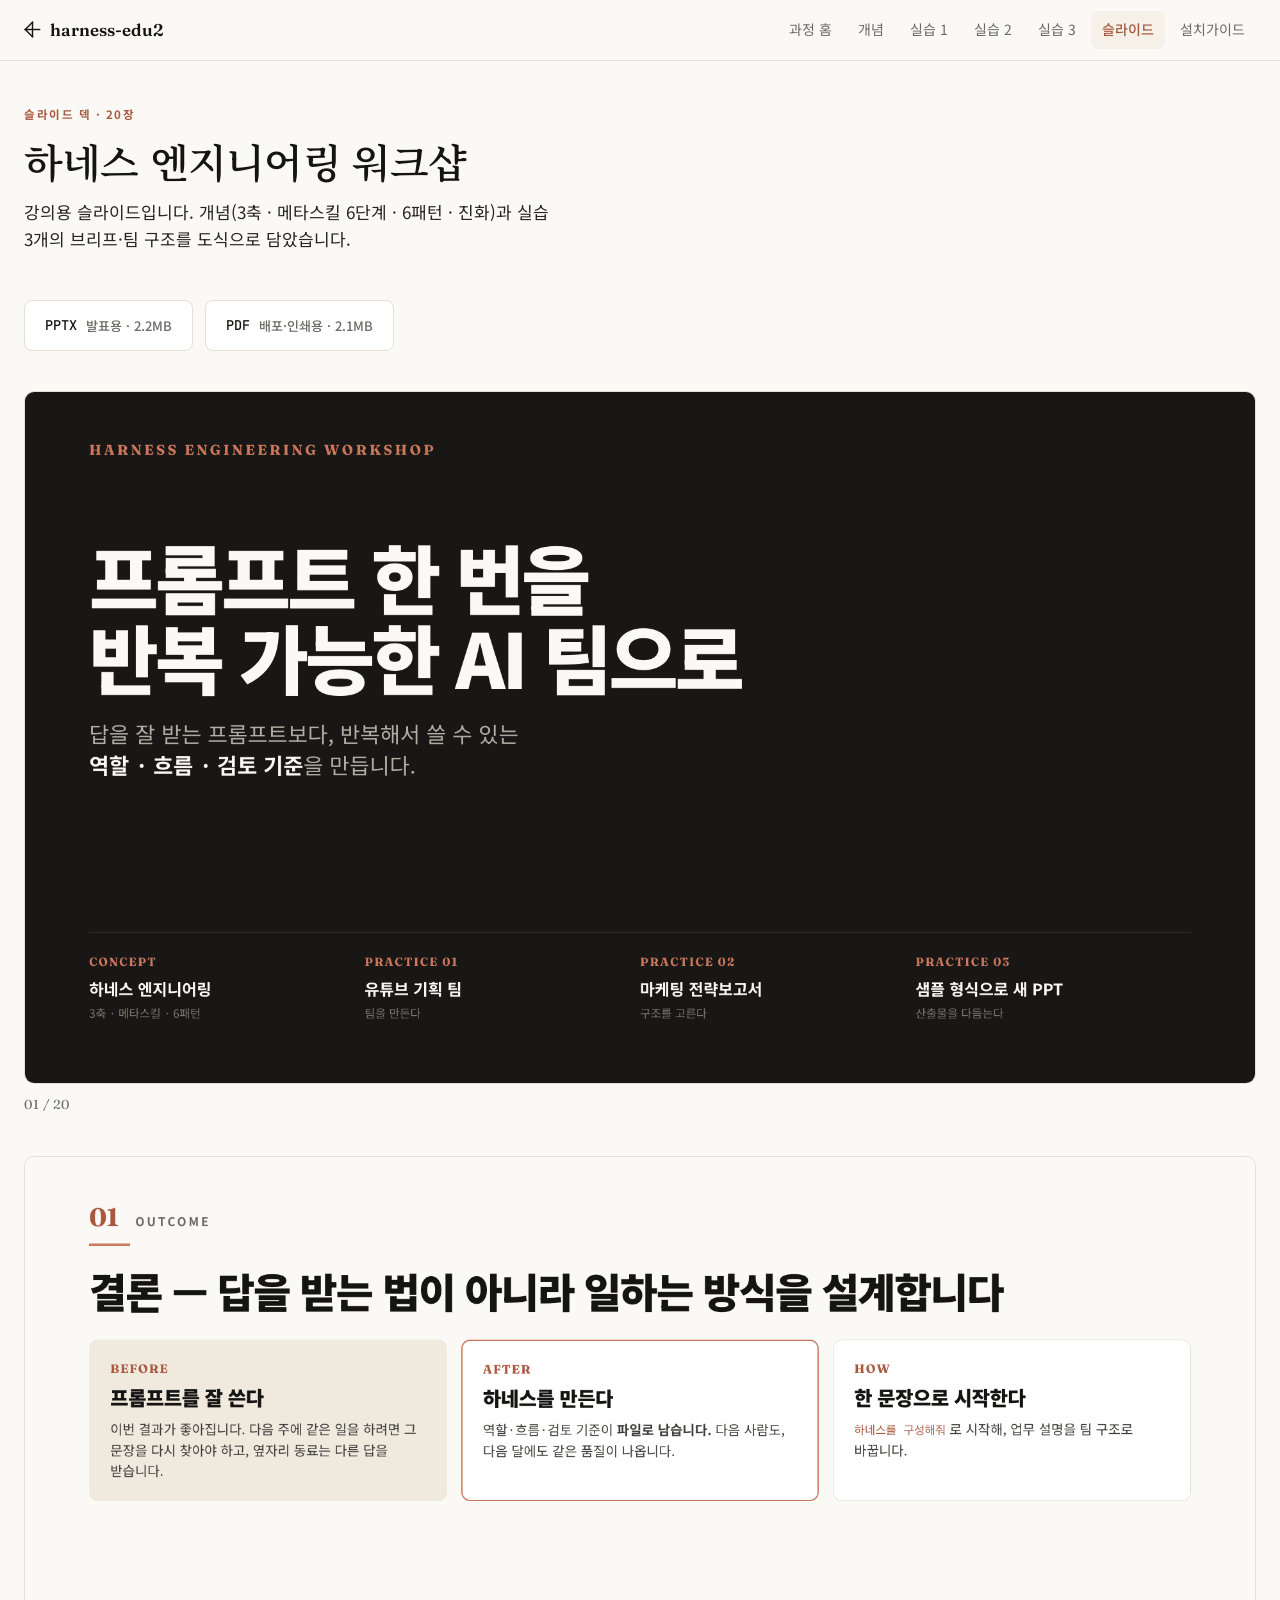
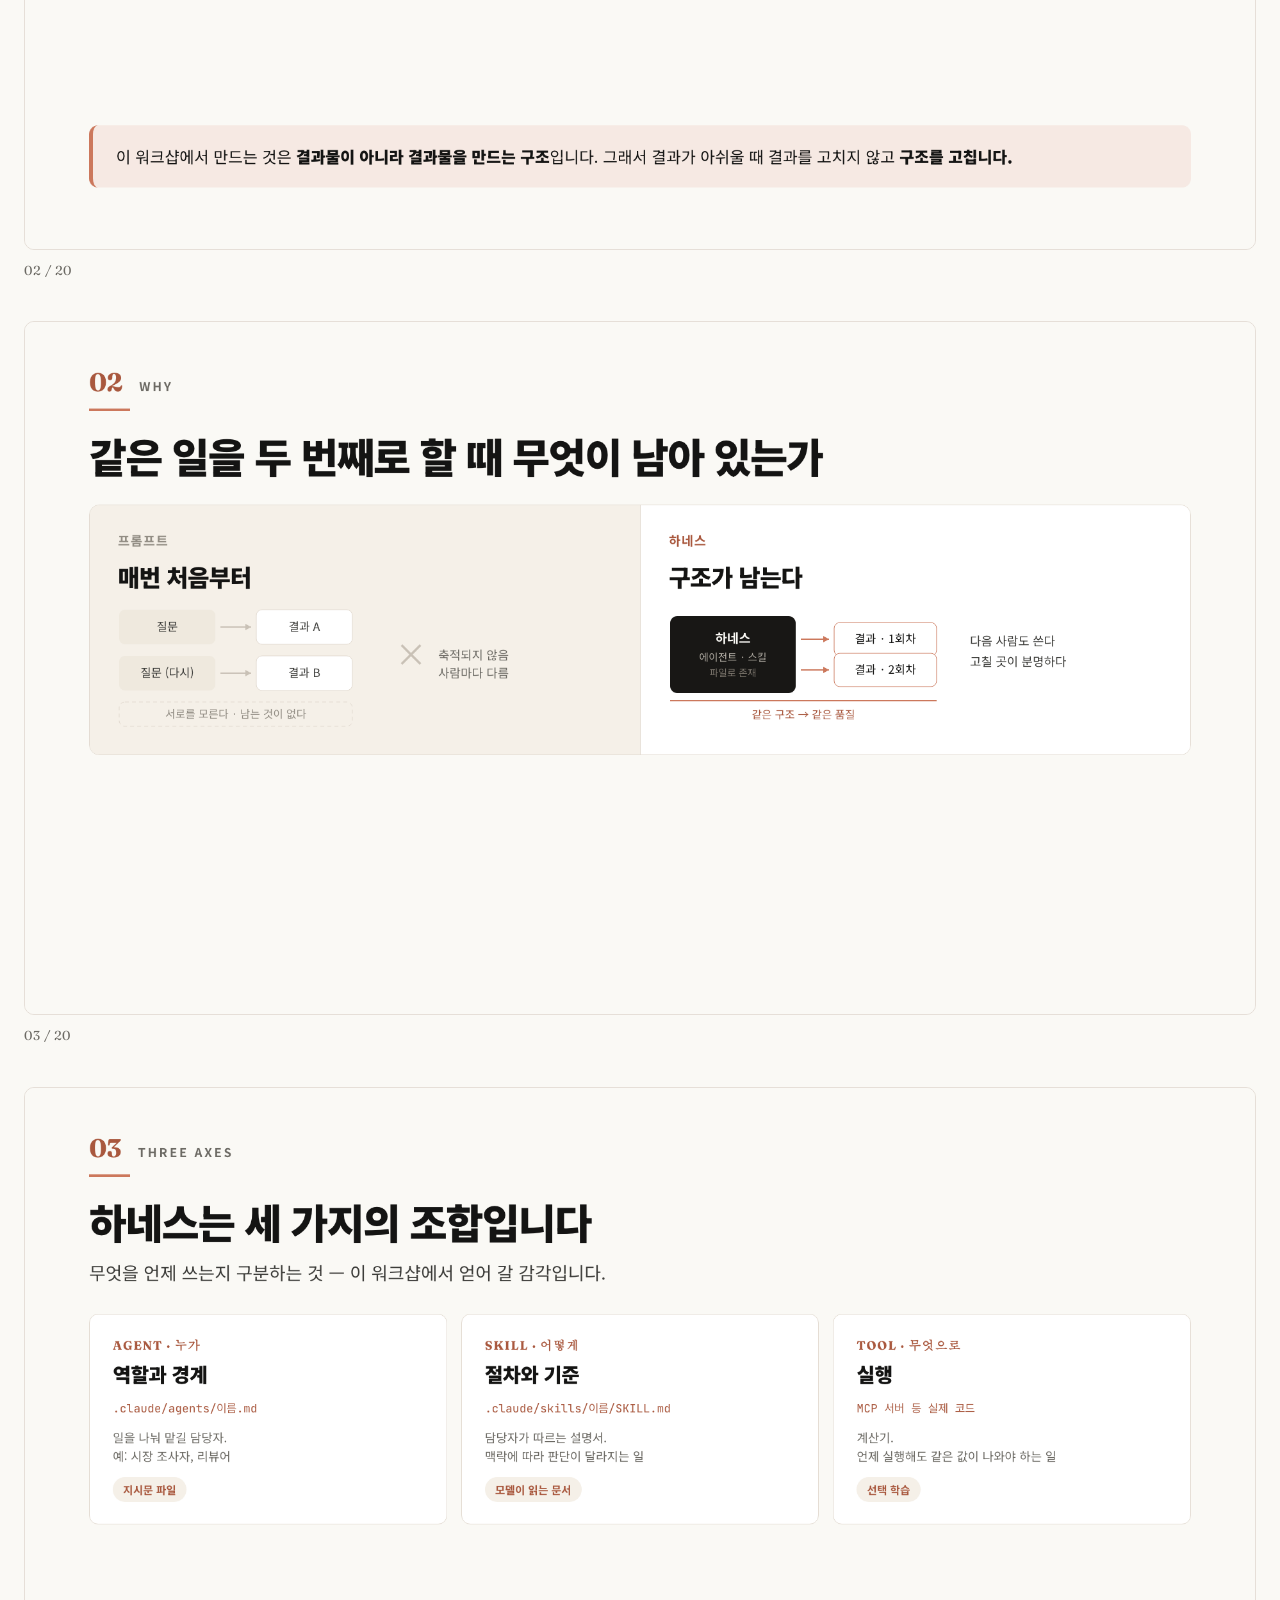
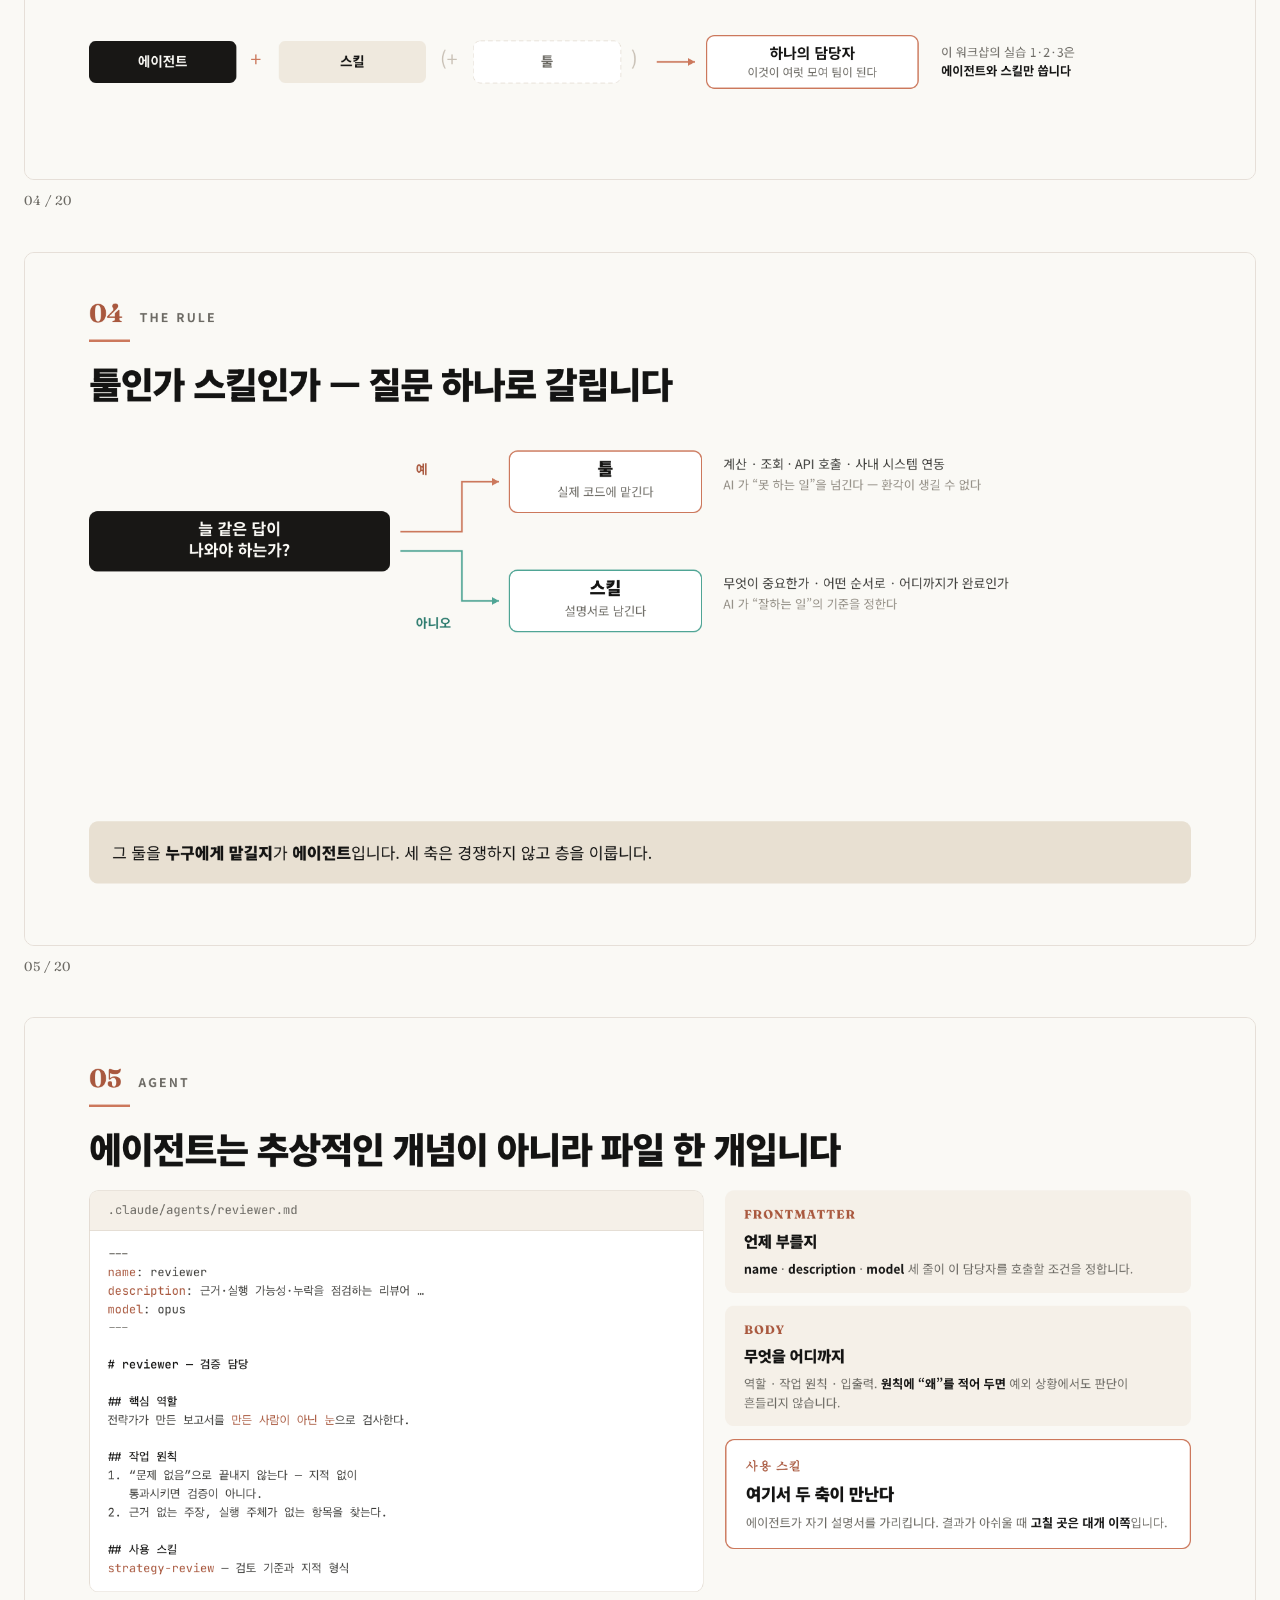
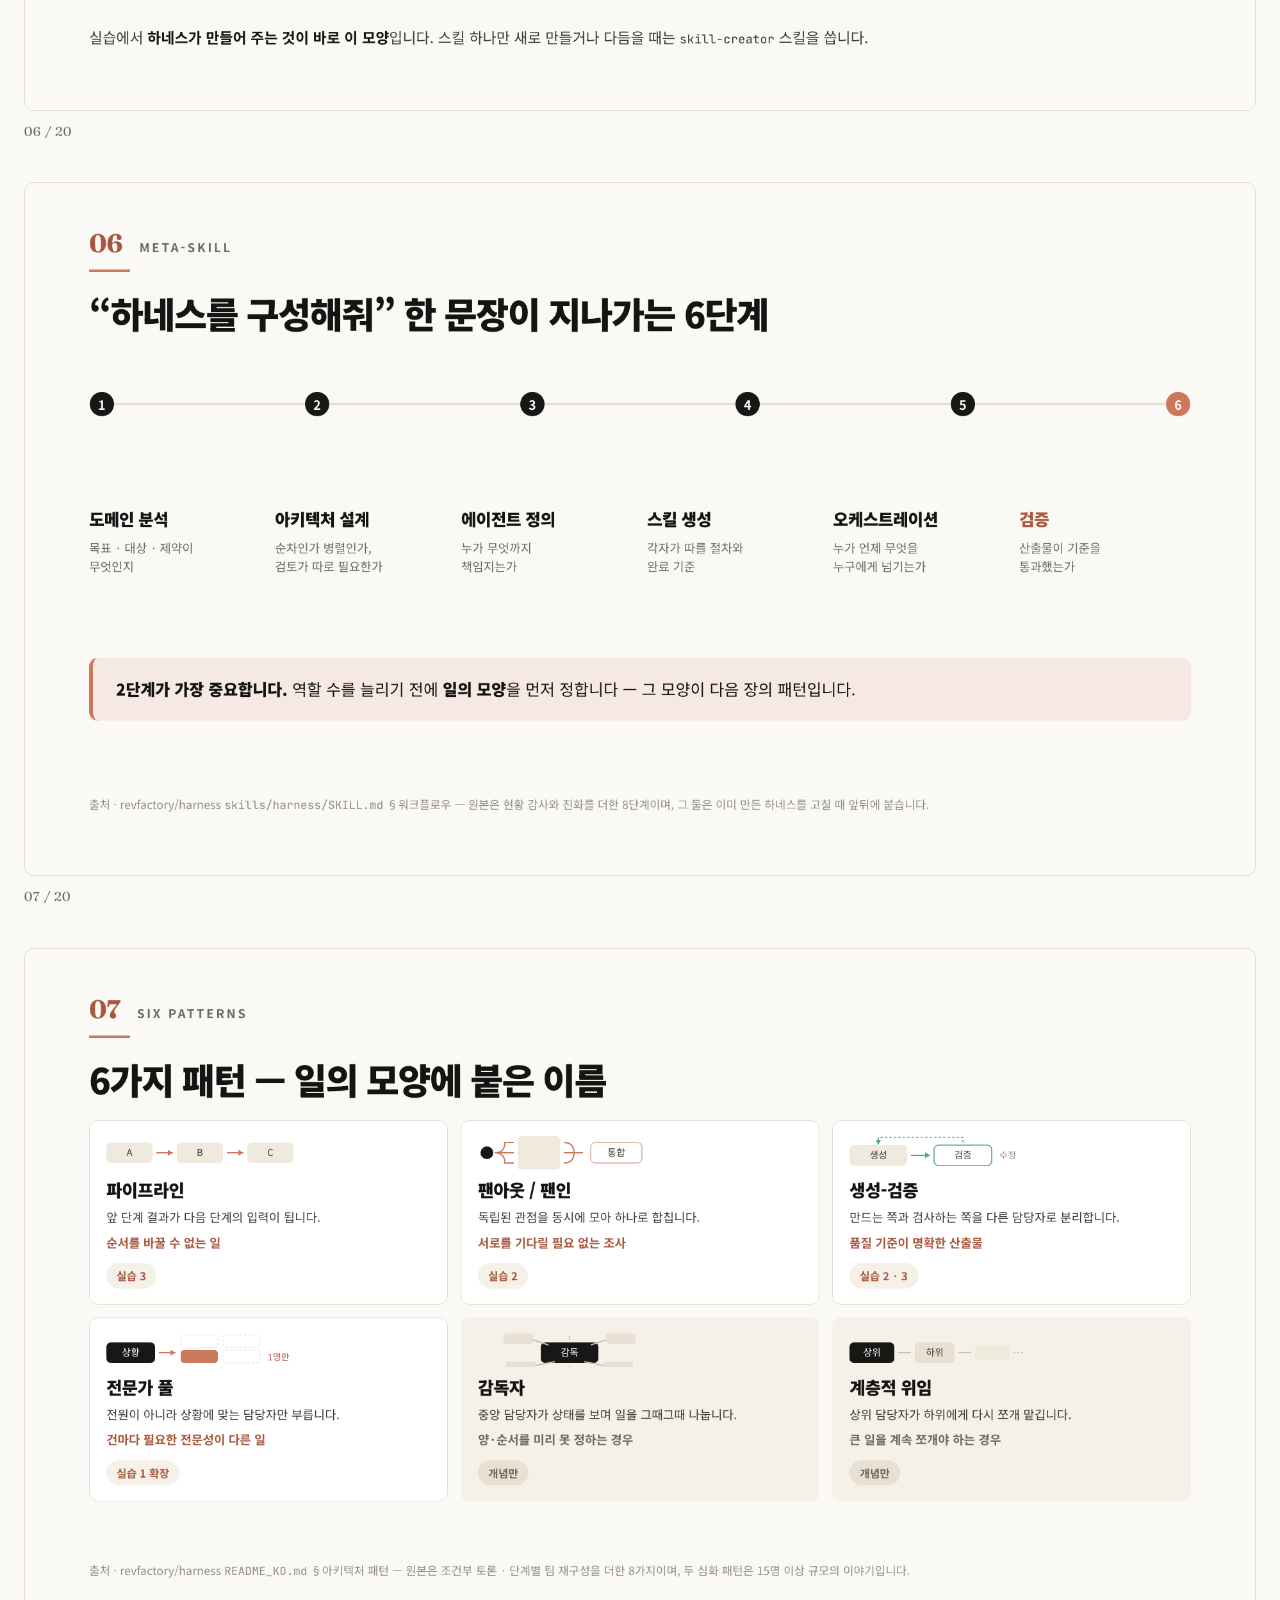
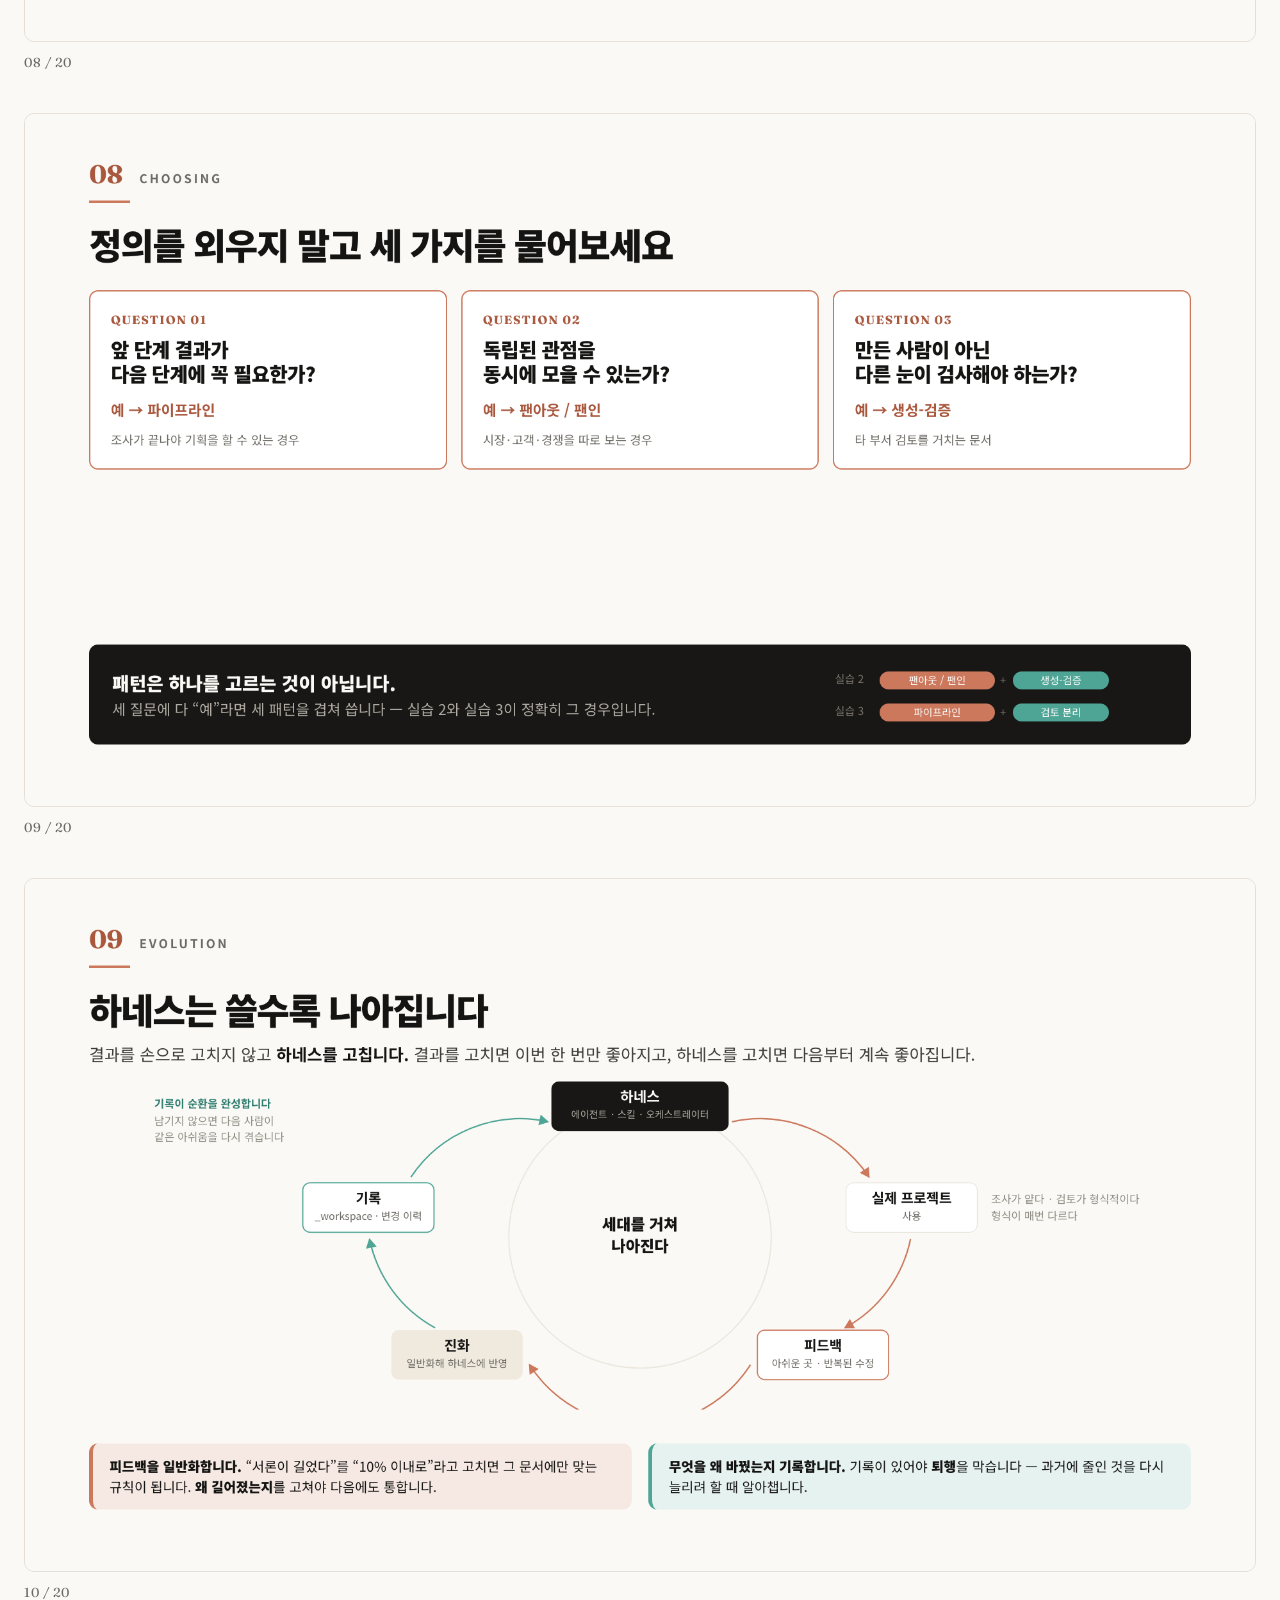
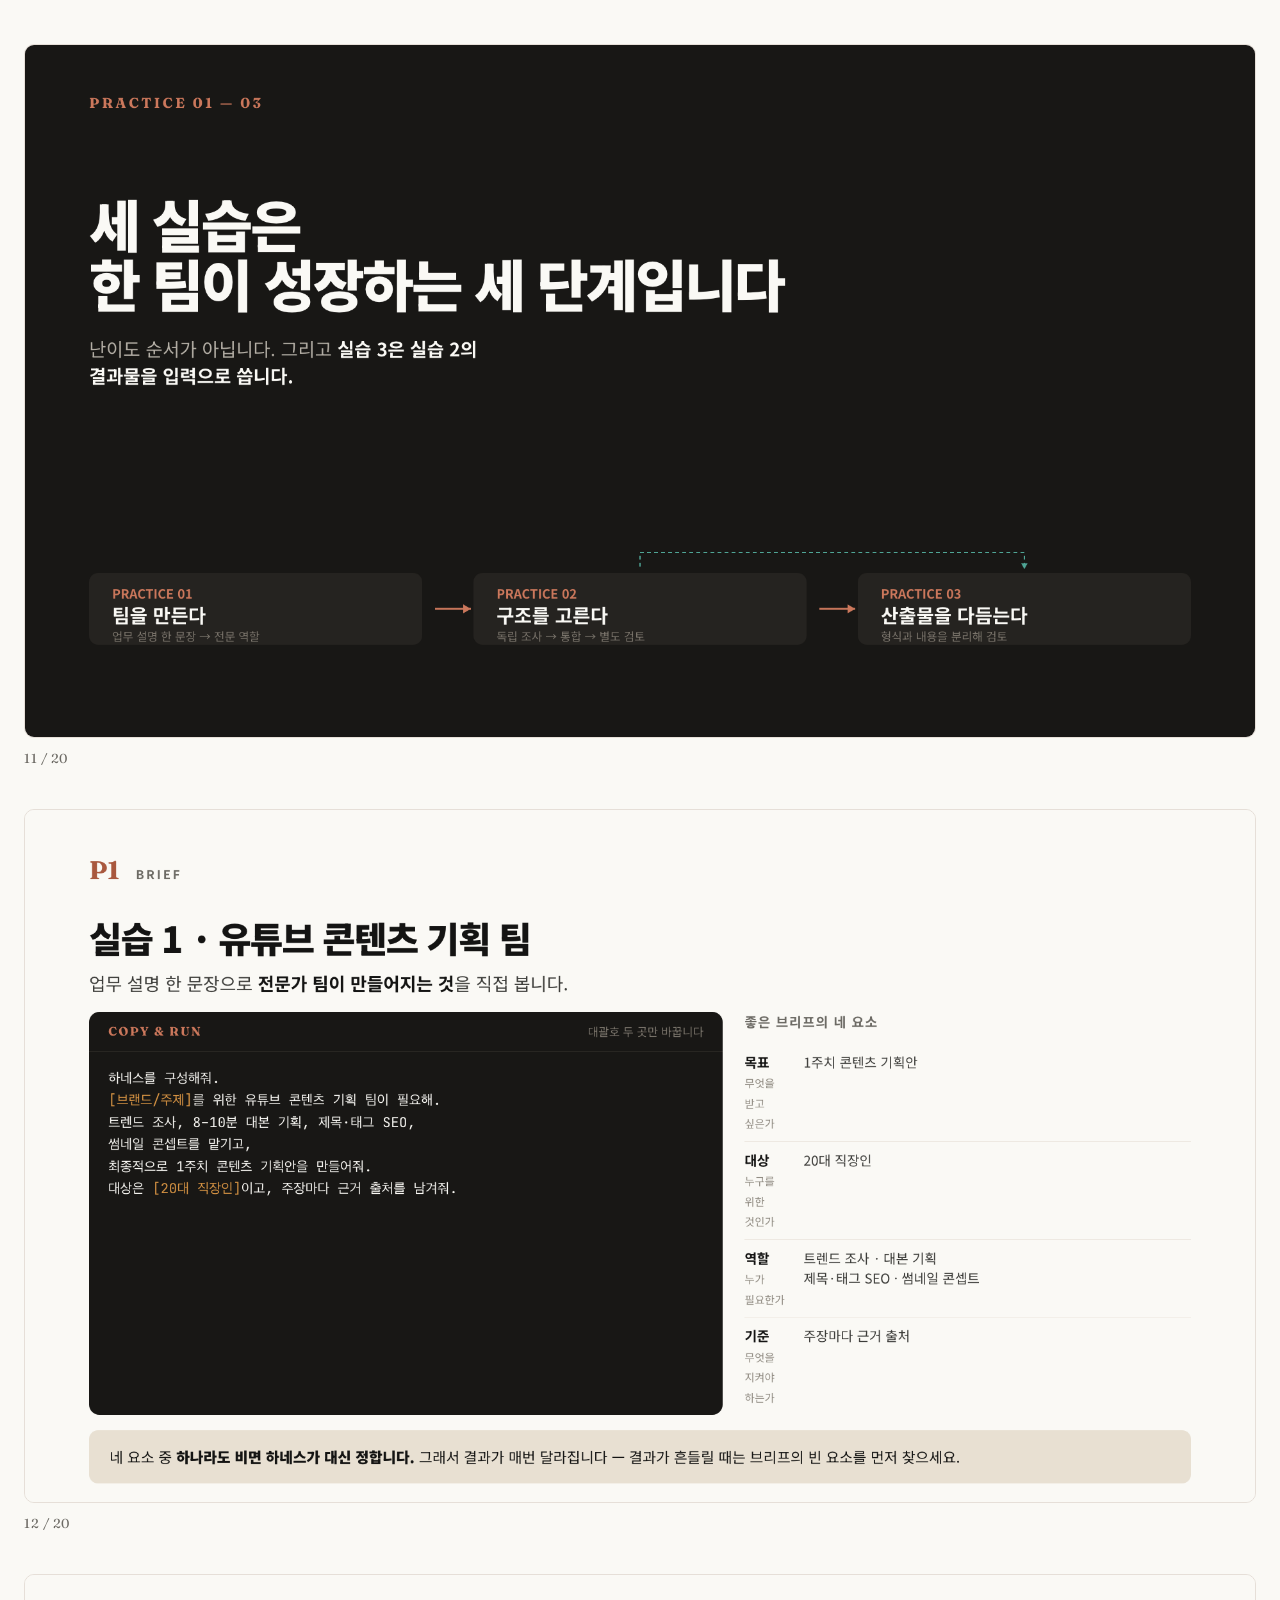
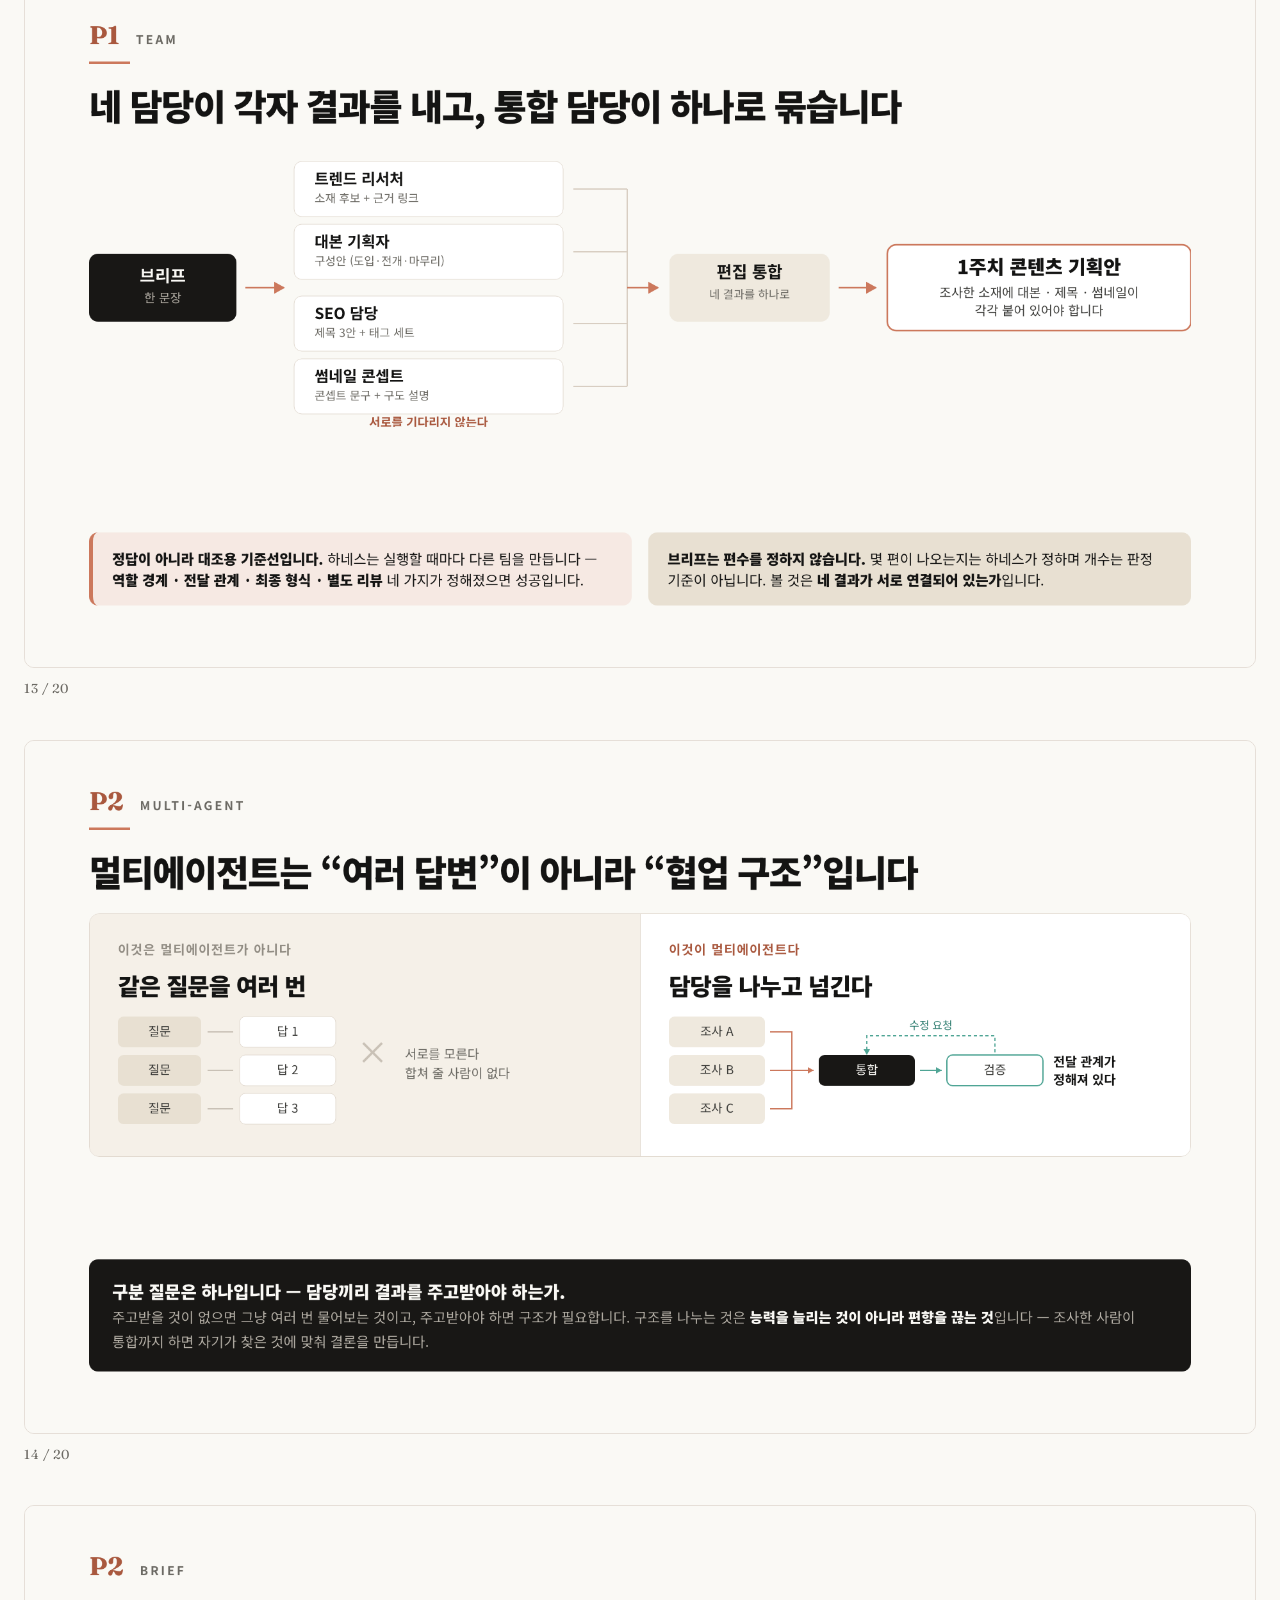
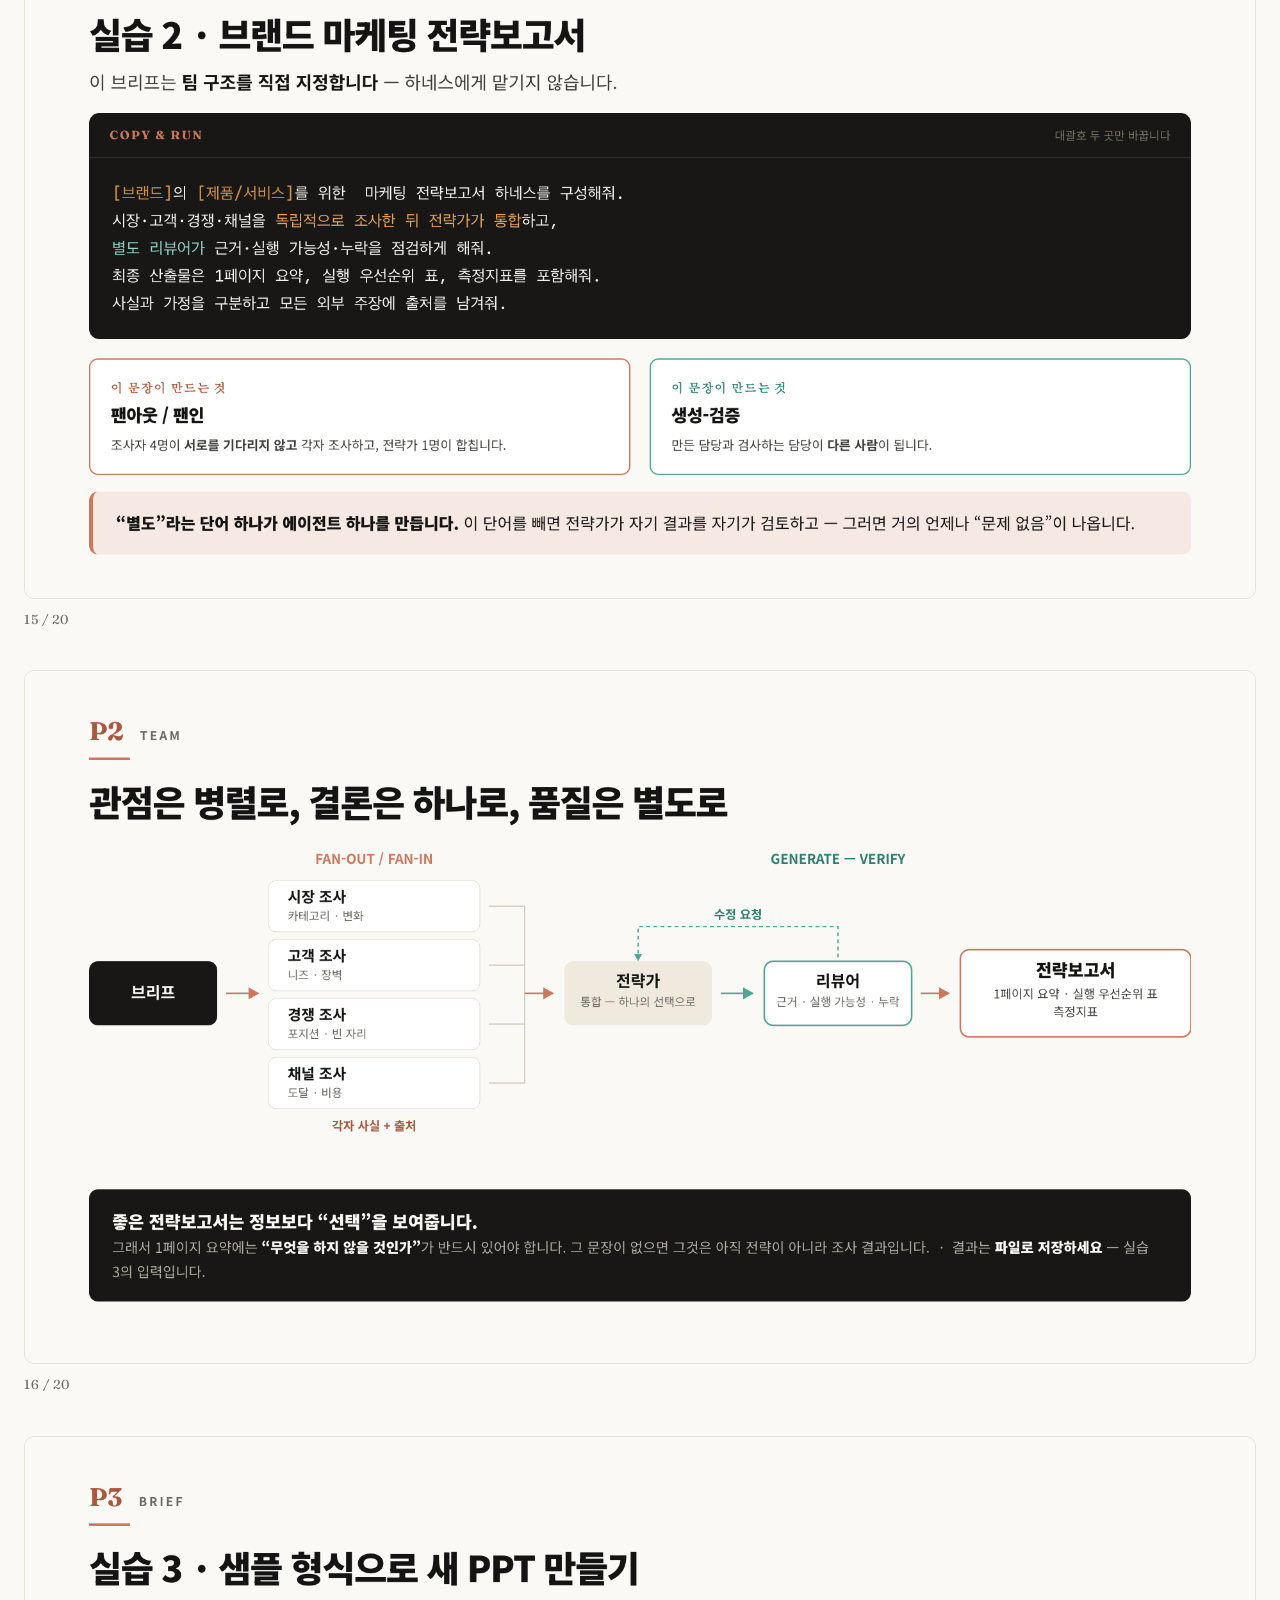
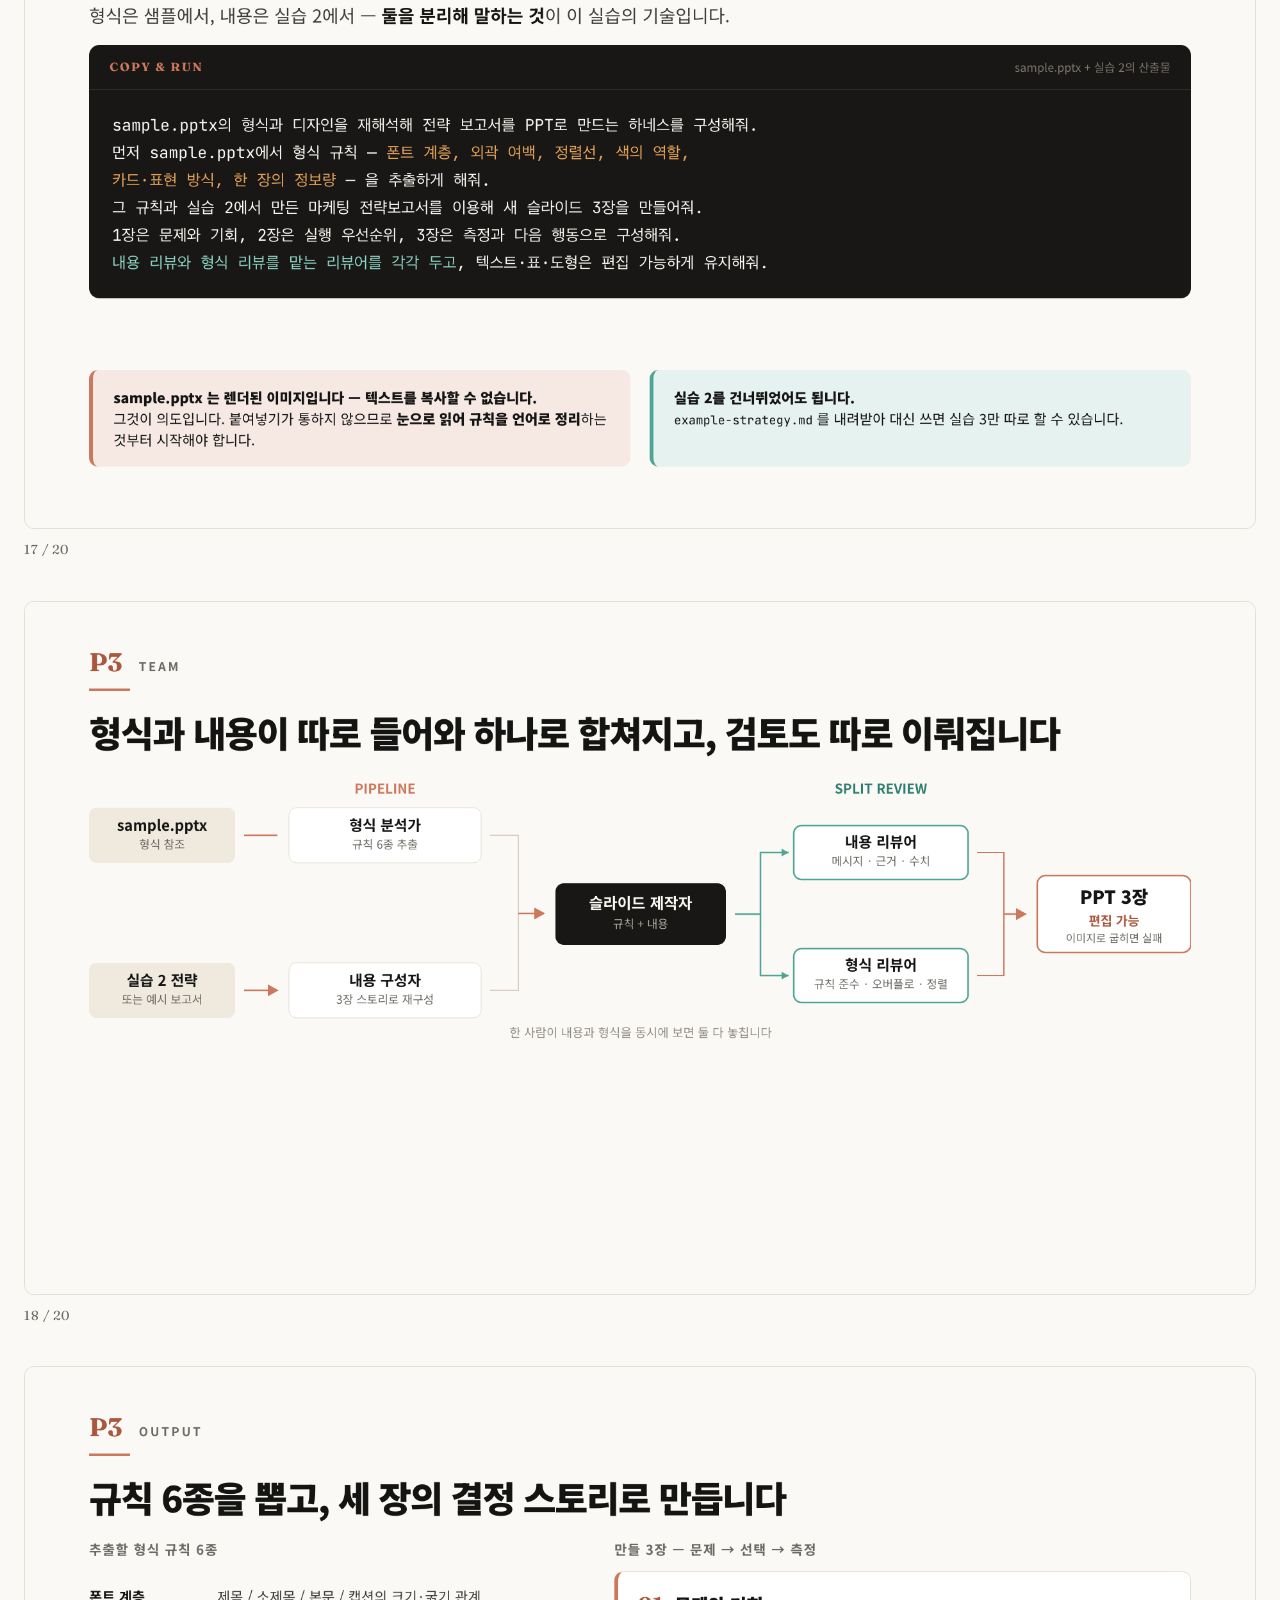
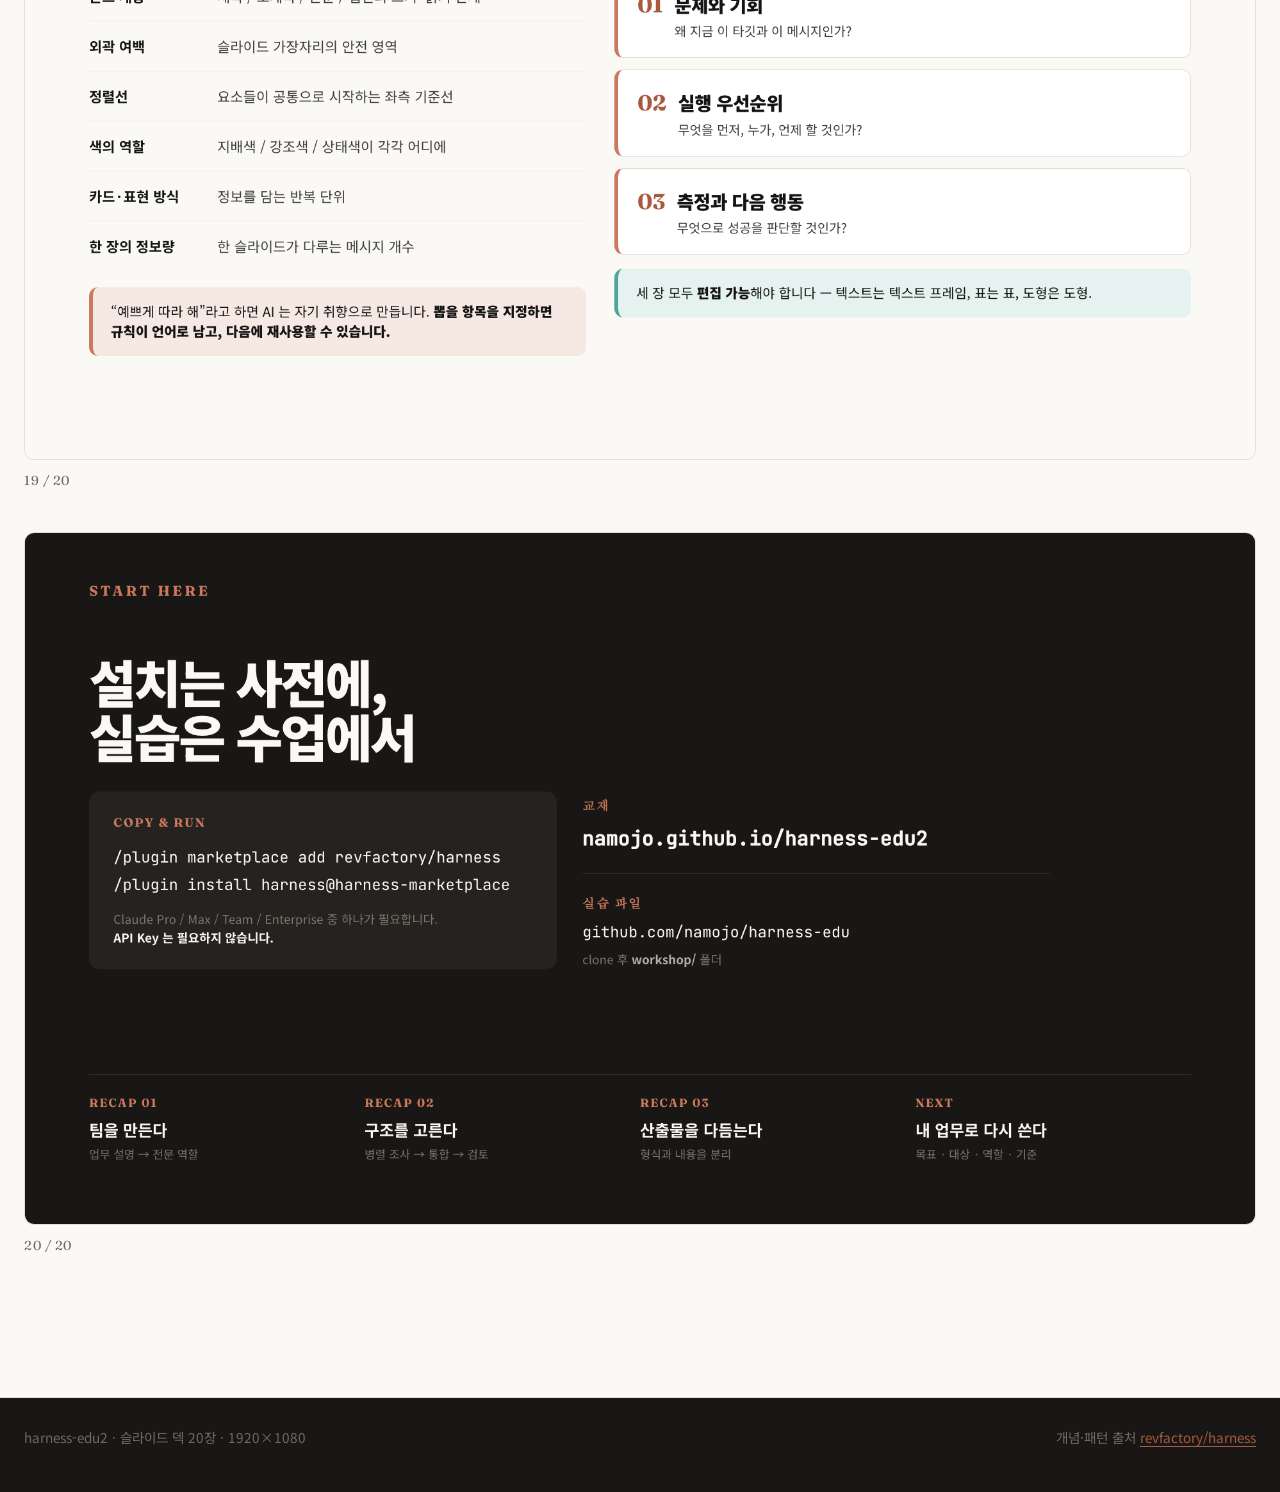
<file: docs/slides/index.html>
<!doctype html>
<html lang="ko">
<head>
<meta charset="utf-8">
<meta name="viewport" content="width=device-width, initial-scale=1">
<title>슬라이드 덱 — 하네스 엔지니어링 워크샵 · harness-edu2</title>
<meta name="description" content="하네스 엔지니어링 워크샵 슬라이드 20장. PPTX·PDF 다운로드 제공.">
<link rel="icon" href="data:image/svg+xml,%3Csvg xmlns='http://www.w3.org/2000/svg' viewBox='0 0 24 24'%3E%3Crect width='24' height='24' fill='%23faf9f5'/%3E%3Cg fill='%23141413'%3E%3Crect x='11' y='1' width='2' height='22'/%3E%3Crect x='1' y='11' width='22' height='2'/%3E%3Crect x='3.8' y='3.8' width='2' height='16.4' transform='rotate(45 12 12)'/%3E%3Crect x='3.8' y='3.8' width='2' height='16.4' transform='rotate(-45 12 12)'/%3E%3C/g%3E%3C/svg%3E">
<link rel="preconnect" href="https://fonts.googleapis.com">
<link rel="preconnect" href="https://fonts.gstatic.com" crossorigin>
<link href="https://fonts.googleapis.com/css2?family=Fraunces:opsz,wght@9..144,400;9..144,600&family=Noto+Sans+KR:wght@400;500;700&family=Noto+Serif+KR:wght@500;600&family=JetBrains+Mono:wght@400;500&display=swap" rel="stylesheet">
<link rel="stylesheet" href="../assets/site.css">
<style>
  .deck{max-width:1440px;margin:0 auto;padding:0 24px 80px}
  .deck figure{margin:0 0 40px}
  .deck img{width:100%;height:auto;display:block;border:1px solid var(--hairline);border-radius:10px;background:#fff}
  .deck figcaption{margin-top:10px;font-family:var(--serif-latin);font-size:13px;color:var(--muted);letter-spacing:.5px}
  .dlbar{display:flex;gap:12px;flex-wrap:wrap;margin:22px 0 40px}
  .dlbar a{display:inline-flex;align-items:center;gap:9px;border:1px solid var(--hairline);border-radius:var(--r-md);
    background:#fff;padding:13px 20px;font-size:14.5px;font-weight:500;color:var(--ink);transition:border-color .15s}
  .dlbar a:hover{border-color:var(--primary)}
  .dlbar a b{font-family:var(--mono);font-size:13.5px;font-weight:500}
  .dlbar a span{color:var(--muted);font-size:13px}
  @media (max-width:640px){ .deck{padding:0 16px 56px} .deck figure{margin-bottom:26px} }
</style>
</head>
<body data-page="slides">
<a class="skip-link" href="#main">본문으로 건너뛰기</a>

<header class="topnav"><div class="wrap">
  <a class="brand" href="../index.html">
    <span class="spike" aria-hidden="true"><svg viewBox="0 0 24 24"><g fill="#141413"><rect x="11" y="1" width="2" height="22"/><rect x="1" y="11" width="22" height="2"/><rect x="3.8" y="3.8" width="2" height="16.4" transform="rotate(45 12 12)"/><rect x="3.8" y="3.8" width="2" height="16.4" transform="rotate(-45 12 12)"/></g></svg></span>
    <span class="brand-full">harness-edu2</span>
  </a>
  <nav aria-label="주요 메뉴">
    <a href="../index.html">과정 홈</a>
    <a href="../concept.html">개념</a>
    <a href="../practice/1-youtube.html">실습 1</a>
    <a href="../practice/2-marketing.html">실습 2</a>
    <a href="../practice/3-pptx.html">실습 3</a>
    <a href="index.html" aria-current="page">슬라이드</a>
    <a href="../install/index.html">설치가이드</a>
  </nav>
</div></header>

<div class="wrap page-head">
  <div class="eyebrow">슬라이드 덱 · 20장</div>
  <h1>하네스 엔지니어링 워크샵</h1>
  <p class="sub">강의용 슬라이드입니다. 개념(3축 · 메타스킬 6단계 · 6패턴 · 진화)과 실습 3개의 브리프·팀 구조를 도식으로 담았습니다.</p>
</div>

<main id="main" class="deck">
  <div class="dlbar">
    <a href="harness-edu2-workshop.pptx"><b>PPTX</b><span>발표용 · 2.2MB</span></a>
    <a href="harness-edu2-workshop.pdf"><b>PDF</b><span>배포·인쇄용 · 2.1MB</span></a>
  </div>
  <figure><img src="png/01.png" alt="슬라이드 1" width="1920" height="1080" loading="eager"><figcaption>01 / 20</figcaption></figure>
  <figure><img src="png/02.png" alt="슬라이드 2" width="1920" height="1080" loading="eager"><figcaption>02 / 20</figcaption></figure>
  <figure><img src="png/03.png" alt="슬라이드 3" width="1920" height="1080" loading="lazy"><figcaption>03 / 20</figcaption></figure>
  <figure><img src="png/04.png" alt="슬라이드 4" width="1920" height="1080" loading="lazy"><figcaption>04 / 20</figcaption></figure>
  <figure><img src="png/05.png" alt="슬라이드 5" width="1920" height="1080" loading="lazy"><figcaption>05 / 20</figcaption></figure>
  <figure><img src="png/06.png" alt="슬라이드 6" width="1920" height="1080" loading="lazy"><figcaption>06 / 20</figcaption></figure>
  <figure><img src="png/07.png" alt="슬라이드 7" width="1920" height="1080" loading="lazy"><figcaption>07 / 20</figcaption></figure>
  <figure><img src="png/08.png" alt="슬라이드 8" width="1920" height="1080" loading="lazy"><figcaption>08 / 20</figcaption></figure>
  <figure><img src="png/09.png" alt="슬라이드 9" width="1920" height="1080" loading="lazy"><figcaption>09 / 20</figcaption></figure>
  <figure><img src="png/10.png" alt="슬라이드 10" width="1920" height="1080" loading="lazy"><figcaption>10 / 20</figcaption></figure>
  <figure><img src="png/11.png" alt="슬라이드 11" width="1920" height="1080" loading="lazy"><figcaption>11 / 20</figcaption></figure>
  <figure><img src="png/12.png" alt="슬라이드 12" width="1920" height="1080" loading="lazy"><figcaption>12 / 20</figcaption></figure>
  <figure><img src="png/13.png" alt="슬라이드 13" width="1920" height="1080" loading="lazy"><figcaption>13 / 20</figcaption></figure>
  <figure><img src="png/14.png" alt="슬라이드 14" width="1920" height="1080" loading="lazy"><figcaption>14 / 20</figcaption></figure>
  <figure><img src="png/15.png" alt="슬라이드 15" width="1920" height="1080" loading="lazy"><figcaption>15 / 20</figcaption></figure>
  <figure><img src="png/16.png" alt="슬라이드 16" width="1920" height="1080" loading="lazy"><figcaption>16 / 20</figcaption></figure>
  <figure><img src="png/17.png" alt="슬라이드 17" width="1920" height="1080" loading="lazy"><figcaption>17 / 20</figcaption></figure>
  <figure><img src="png/18.png" alt="슬라이드 18" width="1920" height="1080" loading="lazy"><figcaption>18 / 20</figcaption></figure>
  <figure><img src="png/19.png" alt="슬라이드 19" width="1920" height="1080" loading="lazy"><figcaption>19 / 20</figcaption></figure>
  <figure><img src="png/20.png" alt="슬라이드 20" width="1920" height="1080" loading="lazy"><figcaption>20 / 20</figcaption></figure>
</main>

<footer class="foot" style="border-top:1px solid var(--hairline);margin-top:20px;padding:28px 0 44px;font-size:13.5px;color:var(--muted)">
  <div class="wrap" style="display:flex;gap:16px;flex-wrap:wrap;align-items:baseline">
    <span>harness-edu2 · 슬라이드 덱 20장 · 1920×1080</span>
    <span style="margin-left:auto">개념·패턴 출처 <a href="https://github.com/revfactory/harness" target="_blank" rel="noopener" style="color:var(--primary-active);text-decoration:underline">revfactory/harness</a></span>
  </div>
</footer>
</body>
</html>
</file>
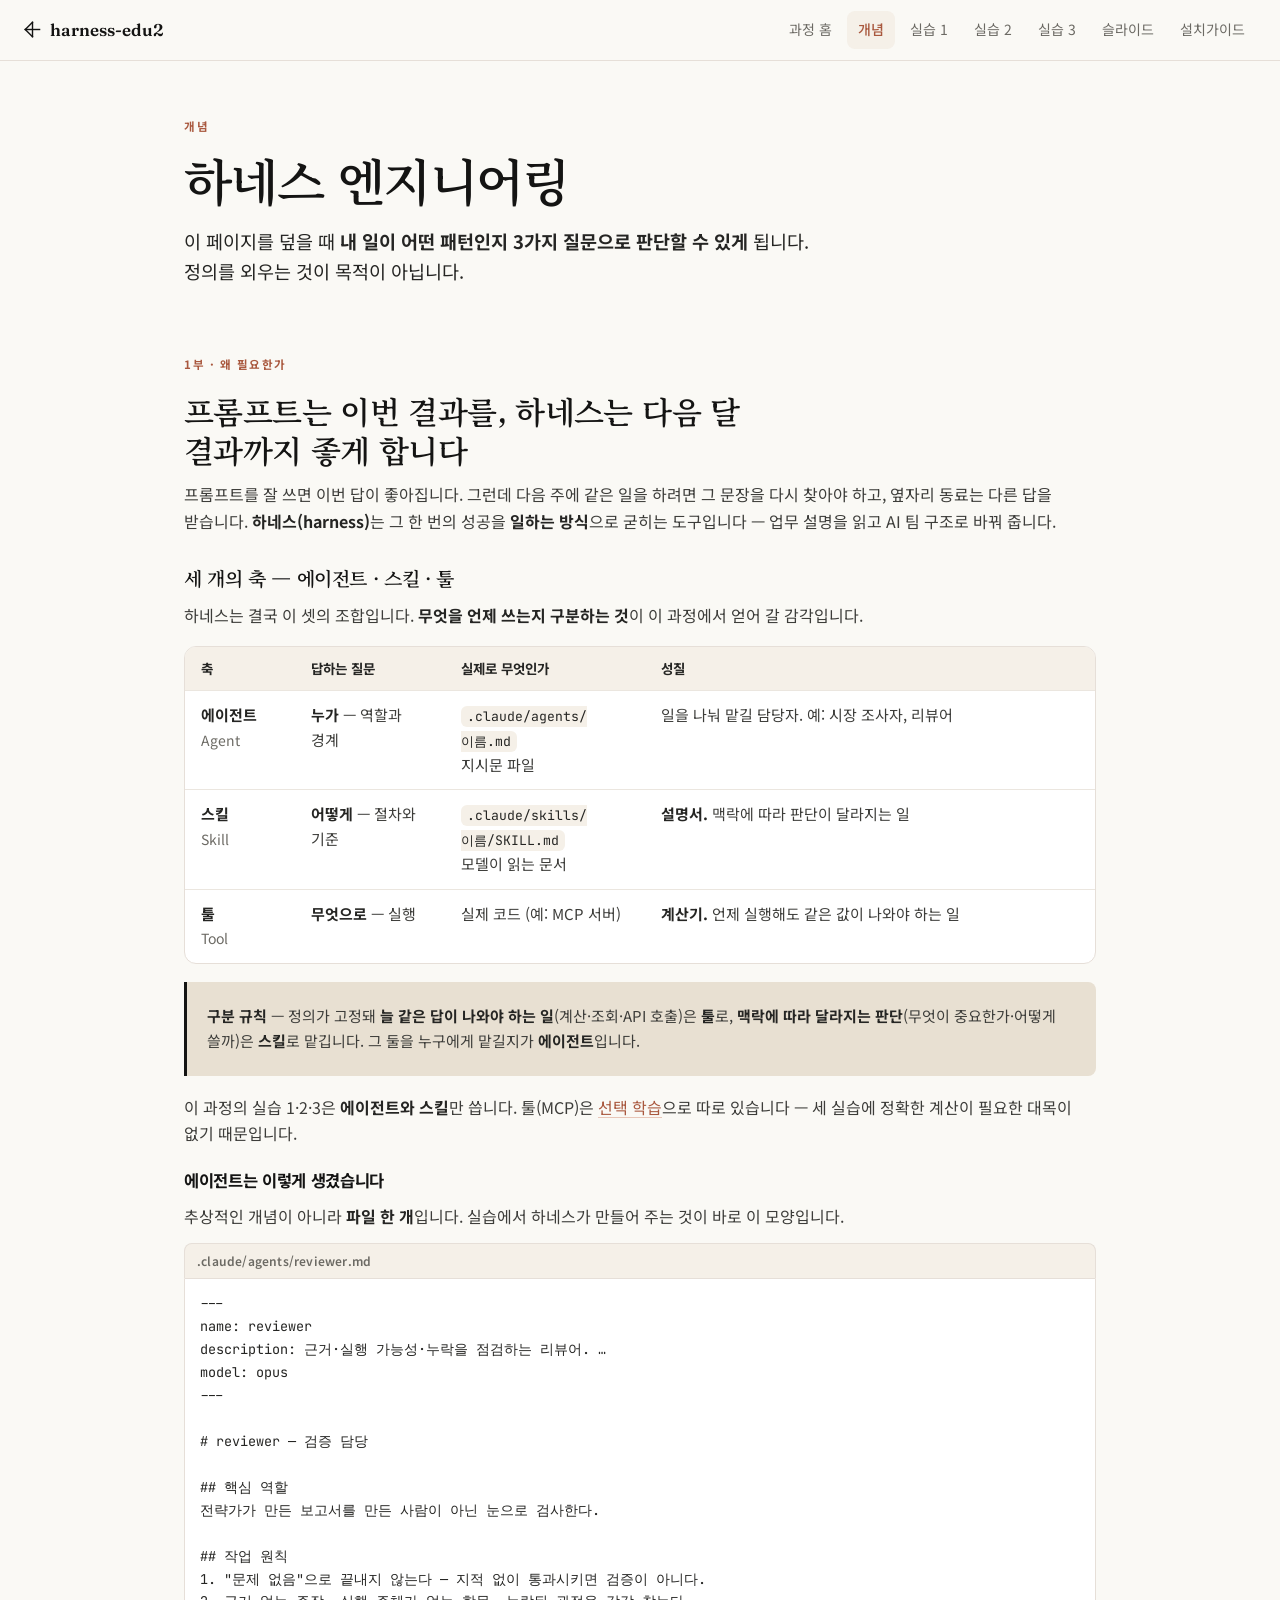
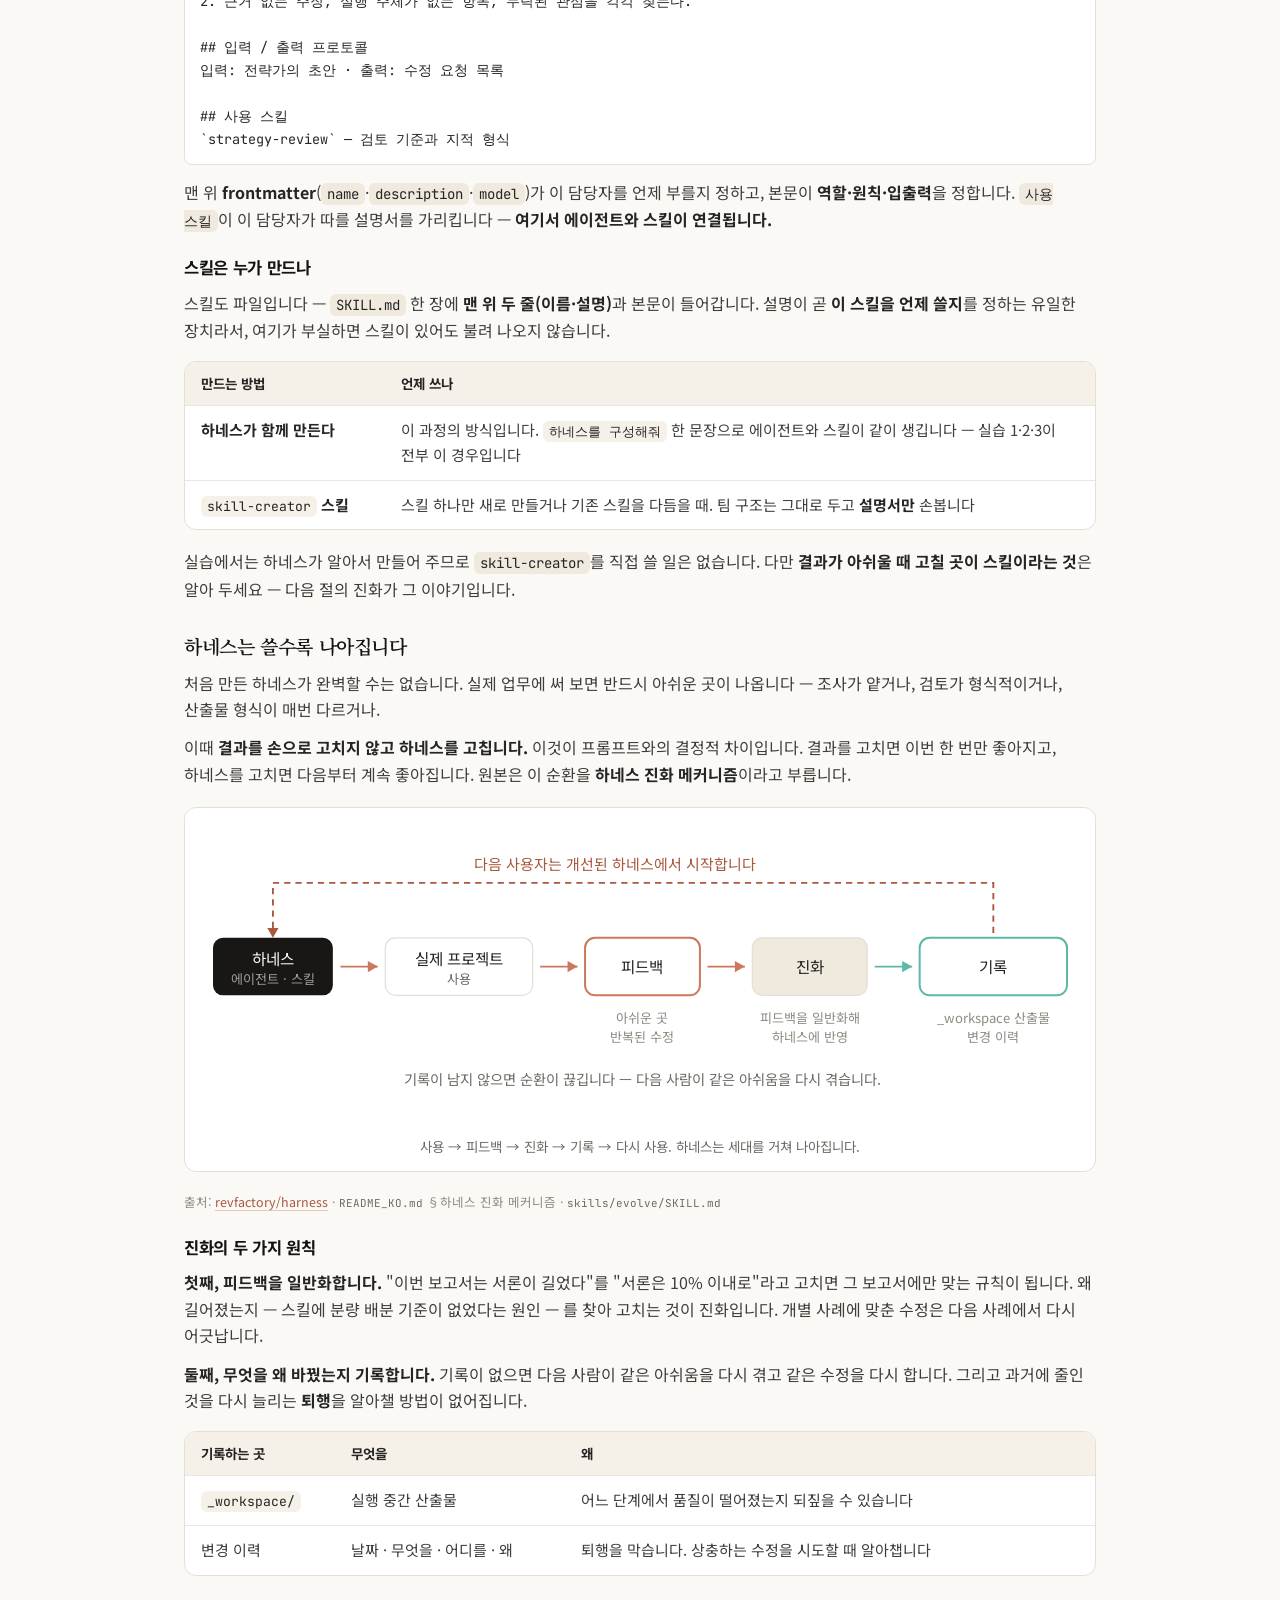
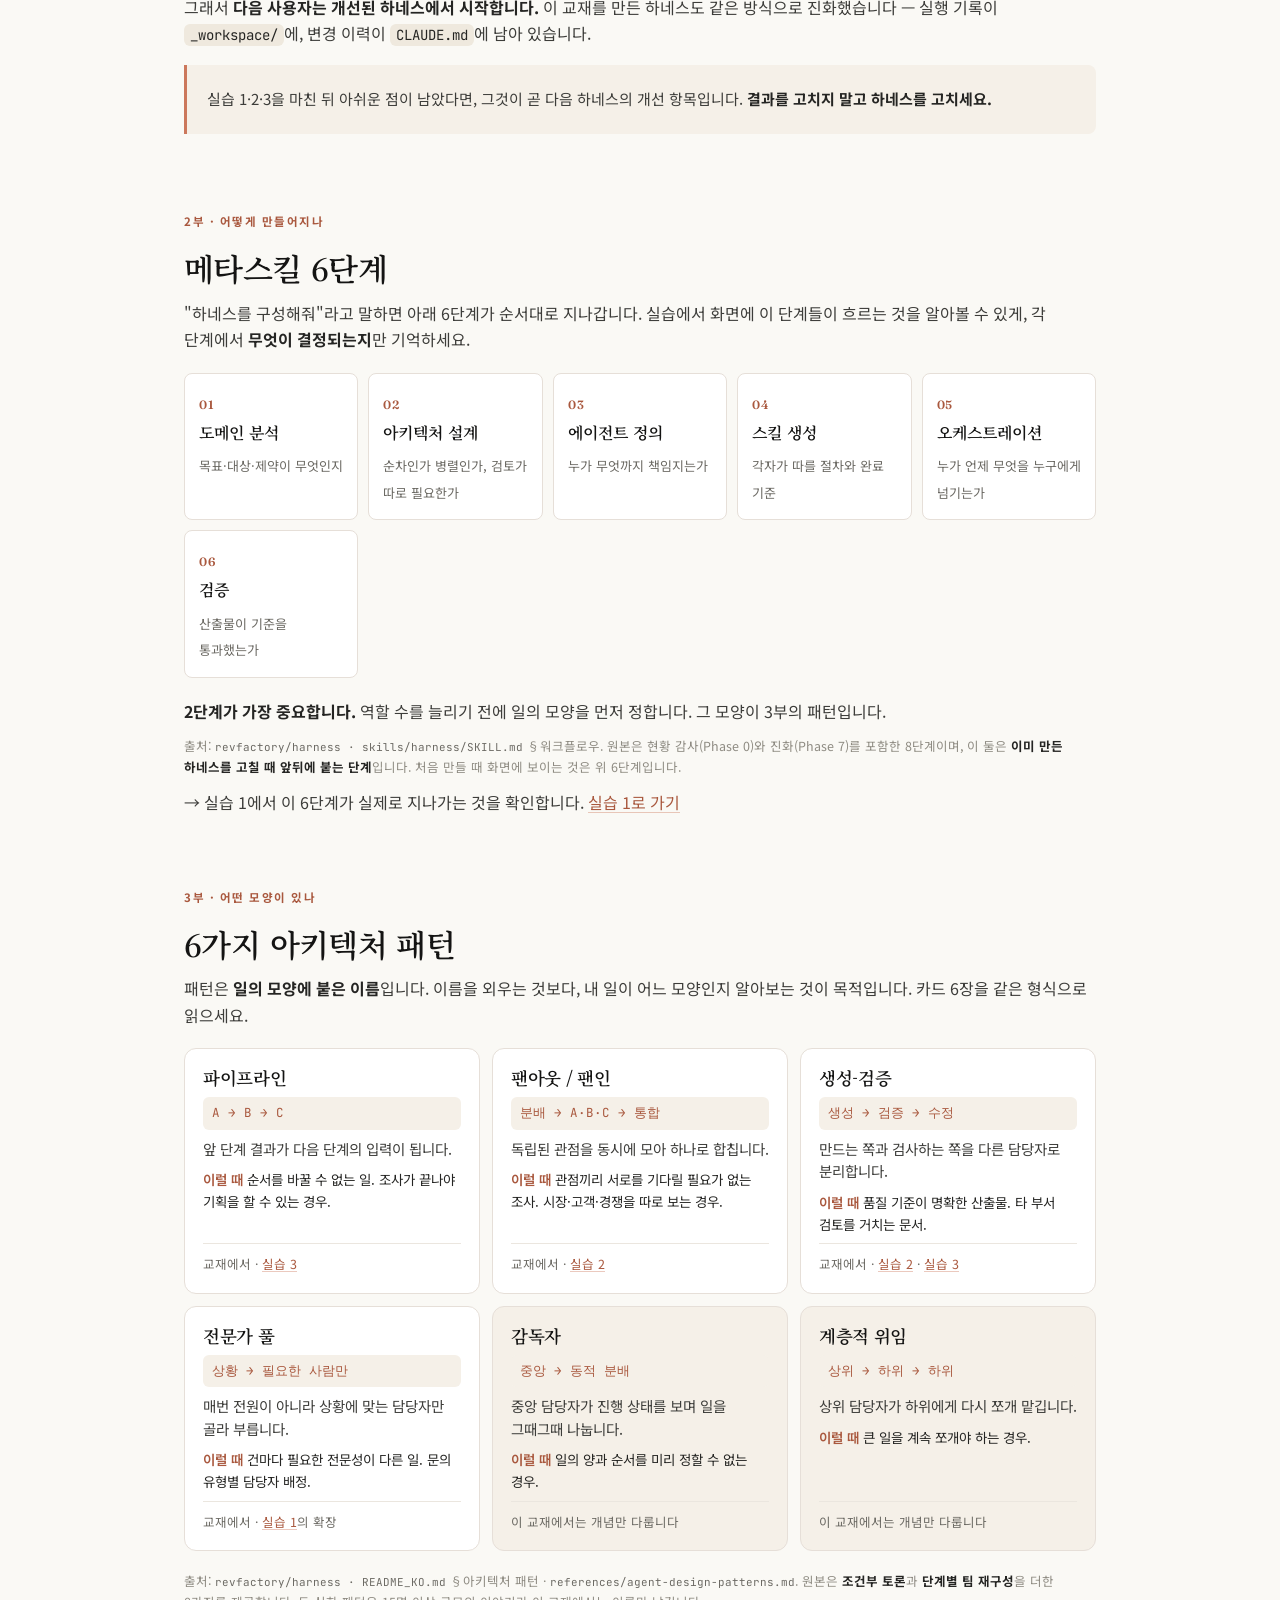
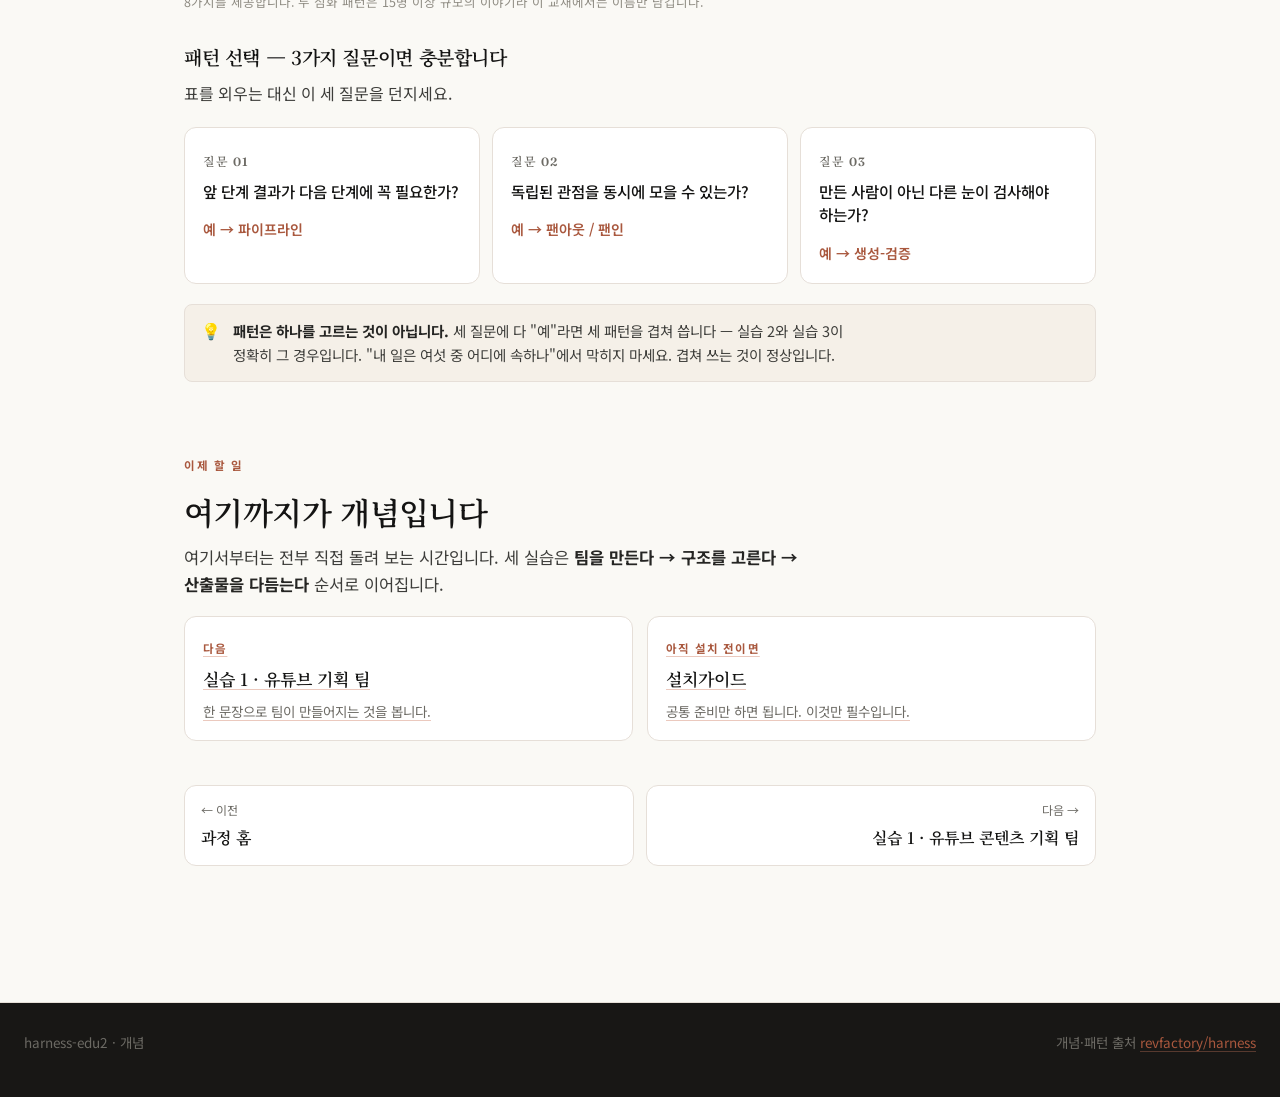
<file: docs/concept.html>
<!doctype html>
<html lang="ko">
<head>
<meta charset="utf-8">
<meta name="viewport" content="width=device-width, initial-scale=1">
<title>개념 — 하네스 엔지니어링 · 메타스킬 6단계 · 6가지 패턴 · harness-edu2</title>
<meta name="description" content="하네스 엔지니어링의 개념, 메타스킬 6단계, 6가지 아키텍처 패턴, 패턴 선택 3질문. revfactory/harness 원본 기준.">
<link rel="icon" href="data:image/svg+xml,%3Csvg xmlns='http://www.w3.org/2000/svg' viewBox='0 0 24 24'%3E%3Crect width='24' height='24' fill='%23faf9f5'/%3E%3Cg fill='%23141413'%3E%3Crect x='11' y='1' width='2' height='22'/%3E%3Crect x='1' y='11' width='22' height='2'/%3E%3Crect x='3.8' y='3.8' width='2' height='16.4' transform='rotate(45 12 12)'/%3E%3Crect x='3.8' y='3.8' width='2' height='16.4' transform='rotate(-45 12 12)'/%3E%3C/g%3E%3C/svg%3E">
<link rel="preconnect" href="https://fonts.googleapis.com">
<link rel="preconnect" href="https://fonts.gstatic.com" crossorigin>
<link href="https://fonts.googleapis.com/css2?family=Fraunces:opsz,wght@9..144,400;9..144,600&family=Noto+Sans+KR:wght@400;500;700&family=Noto+Serif+KR:wght@500;600&family=JetBrains+Mono:wght@400;500&display=swap" rel="stylesheet">
<link rel="stylesheet" href="assets/site.css">
</head>
<body data-page="concept">
<a class="skip-link" href="#main">본문으로 건너뛰기</a>

<header class="topnav"><div class="wrap">
  <a class="brand" href="index.html">
    <span class="spike" aria-hidden="true"><svg viewBox="0 0 24 24"><g fill="#141413"><rect x="11" y="1" width="2" height="22"/><rect x="1" y="11" width="22" height="2"/><rect x="3.8" y="3.8" width="2" height="16.4" transform="rotate(45 12 12)"/><rect x="3.8" y="3.8" width="2" height="16.4" transform="rotate(-45 12 12)"/></g></svg></span>
    <span class="brand-full">harness-edu2</span>
  </a>
  <nav aria-label="주요 메뉴">
    <a href="index.html">과정 홈</a>
    <a href="concept.html" aria-current="page">개념</a>
    <a href="practice/1-youtube.html">실습 1</a>
    <a href="practice/2-marketing.html">실습 2</a>
    <a href="practice/3-pptx.html">실습 3</a>
    <a href="slides/index.html">슬라이드</a>
    <a href="install/index.html">설치가이드</a>
  </nav>
</div></header>

<main id="main" class="page">

<div class="hero">
  <div class="eyebrow">개념</div>
  <h1>하네스 엔지니어링</h1>
  <p class="lead">이 페이지를 덮을 때 <strong>내 일이 어떤 패턴인지 3가지 질문으로 판단할 수 있게</strong> 됩니다. 정의를 외우는 것이 목적이 아닙니다.</p>
</div>

<article class="prose">

<!-- ══ 1부 ══════════════════════════════════════════════ -->
<section class="sec">
<div class="eyebrow">1부 · 왜 필요한가</div>
<h2>프롬프트는 이번 결과를, 하네스는 다음 달 결과까지 좋게 합니다</h2>

<p>프롬프트를 잘 쓰면 이번 답이 좋아집니다. 그런데 다음 주에 같은 일을 하려면 그 문장을 다시 찾아야 하고, 옆자리 동료는 다른 답을 받습니다. <strong>하네스(harness)</strong>는 그 한 번의 성공을 <strong>일하는 방식</strong>으로 굳히는 도구입니다 — 업무 설명을 읽고 AI 팀 구조로 바꿔 줍니다.</p>

<h3>세 개의 축 — 에이전트 · 스킬 · 툴</h3>

<p>하네스는 결국 이 셋의 조합입니다. <strong>무엇을 언제 쓰는지 구분하는 것</strong>이 이 과정에서 얻어 갈 감각입니다.</p>

<div class="table-wrap"><table>
<thead><tr><th style="width:110px">축</th><th style="width:150px">답하는 질문</th><th style="width:200px">실제로 무엇인가</th><th>성질</th></tr></thead>
<tbody>
<tr>
  <td><strong>에이전트</strong><br><span class="muted">Agent</span></td>
  <td><strong>누가</strong> — 역할과 경계</td>
  <td><code>.claude/agents/이름.md</code><br>지시문 파일</td>
  <td>일을 나눠 맡길 담당자. 예: 시장 조사자, 리뷰어</td>
</tr>
<tr>
  <td><strong>스킬</strong><br><span class="muted">Skill</span></td>
  <td><strong>어떻게</strong> — 절차와 기준</td>
  <td><code>.claude/skills/이름/SKILL.md</code><br>모델이 읽는 문서</td>
  <td><strong>설명서.</strong> 맥락에 따라 판단이 달라지는 일</td>
</tr>
<tr>
  <td><strong>툴</strong><br><span class="muted">Tool</span></td>
  <td><strong>무엇으로</strong> — 실행</td>
  <td>실제 코드 (예: MCP 서버)</td>
  <td><strong>계산기.</strong> 언제 실행해도 같은 값이 나와야 하는 일</td>
</tr>
</tbody></table></div>

<blockquote class="rule"><p><strong>구분 규칙</strong> — 정의가 고정돼 <strong>늘 같은 답이 나와야 하는 일</strong>(계산·조회·API 호출)은 <strong>툴</strong>로, <strong>맥락에 따라 달라지는 판단</strong>(무엇이 중요한가·어떻게 쓸까)은 <strong>스킬</strong>로 맡깁니다. 그 둘을 누구에게 맡길지가 <strong>에이전트</strong>입니다.</p></blockquote>

<p>이 과정의 실습 1·2·3은 <strong>에이전트와 스킬</strong>만 씁니다. 툴(MCP)은 <a href="install/mcp-server.html">선택 학습</a>으로 따로 있습니다 — 세 실습에 정확한 계산이 필요한 대목이 없기 때문입니다.</p>

<h4>에이전트는 이렇게 생겼습니다</h4>

<p>추상적인 개념이 아니라 <strong>파일 한 개</strong>입니다. 실습에서 하네스가 만들어 주는 것이 바로 이 모양입니다.</p>

<div class="code-card is-lite">
  <div class="code-bar"><span class="code-label">.claude/agents/reviewer.md</span></div>
  <pre>---
name: reviewer
description: 근거·실행 가능성·누락을 점검하는 리뷰어. …
model: opus
---

# reviewer — 검증 담당

## 핵심 역할
전략가가 만든 보고서를 만든 사람이 아닌 눈으로 검사한다.

## 작업 원칙
1. "문제 없음"으로 끝내지 않는다 — 지적 없이 통과시키면 검증이 아니다.
2. 근거 없는 주장, 실행 주체가 없는 항목, 누락된 관점을 각각 찾는다.

## 입력 / 출력 프로토콜
입력: 전략가의 초안 · 출력: 수정 요청 목록

## 사용 스킬
`strategy-review` — 검토 기준과 지적 형식</pre>
</div>

<p>맨 위 <strong>frontmatter</strong>(<code>name</code>·<code>description</code>·<code>model</code>)가 이 담당자를 언제 부를지 정하고, 본문이 <strong>역할·원칙·입출력</strong>을 정합니다. <code>사용 스킬</code>이 이 담당자가 따를 설명서를 가리킵니다 — <strong>여기서 에이전트와 스킬이 연결됩니다.</strong></p>

<h4>스킬은 누가 만드나</h4>

<p>스킬도 파일입니다 — <code>SKILL.md</code> 한 장에 <strong>맨 위 두 줄(이름·설명)</strong>과 본문이 들어갑니다. 설명이 곧 <strong>이 스킬을 언제 쓸지</strong>를 정하는 유일한 장치라서, 여기가 부실하면 스킬이 있어도 불려 나오지 않습니다.</p>

<div class="table-wrap"><table>
<thead><tr><th style="width:200px">만드는 방법</th><th>언제 쓰나</th></tr></thead>
<tbody>
<tr><td><strong>하네스가 함께 만든다</strong></td><td>이 과정의 방식입니다. <code>하네스를 구성해줘</code> 한 문장으로 에이전트와 스킬이 같이 생깁니다 — 실습 1·2·3이 전부 이 경우입니다</td></tr>
<tr><td><code>skill-creator</code> <strong>스킬</strong></td><td>스킬 하나만 새로 만들거나 기존 스킬을 다듬을 때. 팀 구조는 그대로 두고 <strong>설명서만</strong> 손봅니다</td></tr>
</tbody></table></div>

<p>실습에서는 하네스가 알아서 만들어 주므로 <code>skill-creator</code>를 직접 쓸 일은 없습니다. 다만 <strong>결과가 아쉬울 때 고칠 곳이 스킬이라는 것</strong>은 알아 두세요 — 다음 절의 진화가 그 이야기입니다.</p>

<h3>하네스는 쓸수록 나아집니다</h3>

<p>처음 만든 하네스가 완벽할 수는 없습니다. 실제 업무에 써 보면 반드시 아쉬운 곳이 나옵니다 — 조사가 얕거나, 검토가 형식적이거나, 산출물 형식이 매번 다르거나.</p>

<p>이때 <strong>결과를 손으로 고치지 않고 하네스를 고칩니다.</strong> 이것이 프롬프트와의 결정적 차이입니다. 결과를 고치면 이번 한 번만 좋아지고, 하네스를 고치면 다음부터 계속 좋아집니다. 원본은 이 순환을 <strong>하네스 진화 메커니즘</strong>이라고 부릅니다.</p>

<figure class="diagram">
<svg viewBox="0 0 700 236" role="img" aria-labelledby="d-evo-t d-evo-d">
  <title id="d-evo-t">하네스 진화 메커니즘 — 사용에서 기록으로 이어지는 순환</title>
  <desc id="d-evo-d">하네스를 실제 프로젝트에 쓰고, 거기서 나온 피드백을 일반화해 에이전트·스킬·오케스트레이터에 반영하고, 그 변경을 workspace 산출물과 변경 이력에 기록합니다. 기록이 남으므로 다음 사용자는 개선된 하네스에서 시작합니다. 순환이 반복되며 하네스가 세대를 거쳐 나아집니다.</desc>
  <g font-family="Inter, Noto Sans KR, sans-serif" font-size="12.5">

    <!-- 되돌아오는 화살표: 기록 → 하네스 -->
    <path d="M633 84V44H56v40" stroke="#a9583e" stroke-width="1.5" stroke-dasharray="5 4" fill="none"/>
    <path d="M56 88l-4.5-8h9z" fill="#a9583e"/>
    <text x="330" y="34" text-anchor="middle" fill="#a9583e" font-size="12">다음 사용자는 개선된 하네스에서 시작합니다</text>

    <!-- ① 하네스 -->
    <rect x="8" y="88" width="96" height="46" rx="8" fill="#181715"/>
    <text x="56" y="110" text-anchor="middle" fill="#faf9f5">하네스</text>
    <text x="56" y="125" text-anchor="middle" fill="#a09d96" font-size="10.5">에이전트 · 스킬</text>

    <path d="M110 111h30" stroke="#cc785c" stroke-width="1.5"/><path d="M140 111l-8-4.5v9z" fill="#cc785c"/>

    <!-- ② 실제 프로젝트 사용 -->
    <rect x="146" y="88" width="118" height="46" rx="8" fill="#fff" stroke="#e6dfd8"/>
    <text x="205" y="110" text-anchor="middle" fill="#252523">실제 프로젝트</text>
    <text x="205" y="125" text-anchor="middle" fill="#6c6a64" font-size="10.5">사용</text>

    <path d="M270 111h30" stroke="#cc785c" stroke-width="1.5"/><path d="M300 111l-8-4.5v9z" fill="#cc785c"/>

    <!-- ③ 피드백 -->
    <rect x="306" y="88" width="92" height="46" rx="8" fill="#fff" stroke="#cc785c" stroke-width="1.6"/>
    <text x="352" y="116" text-anchor="middle" fill="#252523">피드백</text>
    <text x="352" y="156" text-anchor="middle" fill="#8e8b82" font-size="10.5">아쉬운 곳</text>
    <text x="352" y="171" text-anchor="middle" fill="#8e8b82" font-size="10.5">반복된 수정</text>

    <path d="M404 111h30" stroke="#cc785c" stroke-width="1.5"/><path d="M434 111l-8-4.5v9z" fill="#cc785c"/>

    <!-- ④ 진화 -->
    <rect x="440" y="88" width="92" height="46" rx="8" fill="#efe9de" stroke="#e6dfd8"/>
    <text x="486" y="116" text-anchor="middle" fill="#252523">진화</text>
    <text x="486" y="156" text-anchor="middle" fill="#8e8b82" font-size="10.5">피드백을 일반화해</text>
    <text x="486" y="171" text-anchor="middle" fill="#8e8b82" font-size="10.5">하네스에 반영</text>

    <path d="M538 111h30" stroke="#5db8a6" stroke-width="1.5"/><path d="M568 111l-8-4.5v9z" fill="#5db8a6"/>

    <!-- ⑤ 기록 -->
    <rect x="574" y="88" width="118" height="46" rx="8" fill="#fff" stroke="#5db8a6" stroke-width="1.6"/>
    <text x="633" y="116" text-anchor="middle" fill="#252523">기록</text>
    <text x="633" y="156" text-anchor="middle" fill="#8e8b82" font-size="10.5">_workspace 산출물</text>
    <text x="633" y="171" text-anchor="middle" fill="#8e8b82" font-size="10.5">변경 이력</text>

    <text x="352" y="206" text-anchor="middle" fill="#6c6a64" font-size="11.5">기록이 남지 않으면 순환이 끊깁니다 — 다음 사람이 같은 아쉬움을 다시 겪습니다.</text>
  </g>
</svg>
<figcaption>사용 → 피드백 → 진화 → 기록 → 다시 사용. 하네스는 세대를 거쳐 나아집니다.</figcaption>
</figure>

<p class="src">출처: <a href="https://github.com/revfactory/harness" target="_blank" rel="noopener">revfactory/harness</a> · <code>README_KO.md</code> §하네스 진화 메커니즘 · <code>skills/evolve/SKILL.md</code></p>

<h4>진화의 두 가지 원칙</h4>

<p><strong>첫째, 피드백을 일반화합니다.</strong> "이번 보고서는 서론이 길었다"를 "서론은 10% 이내로"라고 고치면 그 보고서에만 맞는 규칙이 됩니다. 왜 길어졌는지 — 스킬에 분량 배분 기준이 없었다는 원인 — 를 찾아 고치는 것이 진화입니다. 개별 사례에 맞춘 수정은 다음 사례에서 다시 어긋납니다.</p>

<p><strong>둘째, 무엇을 왜 바꿨는지 기록합니다.</strong> 기록이 없으면 다음 사람이 같은 아쉬움을 다시 겪고 같은 수정을 다시 합니다. 그리고 과거에 줄인 것을 다시 늘리는 <strong>퇴행</strong>을 알아챌 방법이 없어집니다.</p>

<div class="table-wrap"><table>
<thead><tr><th style="width:150px">기록하는 곳</th><th style="width:230px">무엇을</th><th>왜</th></tr></thead>
<tbody>
<tr><td><code>_workspace/</code></td><td>실행 중간 산출물</td><td>어느 단계에서 품질이 떨어졌는지 되짚을 수 있습니다</td></tr>
<tr><td>변경 이력</td><td>날짜 · 무엇을 · 어디를 · 왜</td><td>퇴행을 막습니다. 상충하는 수정을 시도할 때 알아챕니다</td></tr>
</tbody></table></div>

<p>그래서 <strong>다음 사용자는 개선된 하네스에서 시작합니다.</strong> 이 교재를 만든 하네스도 같은 방식으로 진화했습니다 — 실행 기록이 <code>_workspace/</code>에, 변경 이력이 <code>CLAUDE.md</code>에 남아 있습니다.</p>

<blockquote><p>실습 1·2·3을 마친 뒤 아쉬운 점이 남았다면, 그것이 곧 다음 하네스의 개선 항목입니다. <strong>결과를 고치지 말고 하네스를 고치세요.</strong></p></blockquote>

</section>

<!-- ══ 2부 ══════════════════════════════════════════════ -->
<section class="sec">
<div class="eyebrow">2부 · 어떻게 만들어지나</div>
<h2>메타스킬 6단계</h2>

<p>"하네스를 구성해줘"라고 말하면 아래 6단계가 순서대로 지나갑니다. 실습에서 화면에 이 단계들이 흐르는 것을 알아볼 수 있게, 각 단계에서 <strong>무엇이 결정되는지</strong>만 기억하세요.</p>

<div class="steps">
  <div class="st"><span class="n">01</span><b>도메인 분석</b><span>목표·대상·제약이 무엇인지</span></div>
  <div class="st"><span class="n">02</span><b>아키텍처 설계</b><span>순차인가 병렬인가, 검토가 따로 필요한가</span></div>
  <div class="st"><span class="n">03</span><b>에이전트 정의</b><span>누가 무엇까지 책임지는가</span></div>
  <div class="st"><span class="n">04</span><b>스킬 생성</b><span>각자가 따를 절차와 완료 기준</span></div>
  <div class="st"><span class="n">05</span><b>오케스트레이션</b><span>누가 언제 무엇을 누구에게 넘기는가</span></div>
  <div class="st"><span class="n">06</span><b>검증</b><span>산출물이 기준을 통과했는가</span></div>
</div>

<p><strong>2단계가 가장 중요합니다.</strong> 역할 수를 늘리기 전에 일의 모양을 먼저 정합니다. 그 모양이 3부의 패턴입니다.</p>

<p class="src">출처: <code>revfactory/harness · skills/harness/SKILL.md</code> §워크플로우. 원본은 현황 감사(Phase&nbsp;0)와 진화(Phase&nbsp;7)를 포함한 8단계이며, 이 둘은 <strong>이미 만든 하네스를 고칠 때 앞뒤에 붙는 단계</strong>입니다. 처음 만들 때 화면에 보이는 것은 위 6단계입니다.</p>

<p>→ 실습 1에서 이 6단계가 실제로 지나가는 것을 확인합니다. <a href="practice/1-youtube.html">실습 1로 가기</a></p>
</section>

<!-- ══ 3부 ══════════════════════════════════════════════ -->
<section class="sec">
<div class="eyebrow">3부 · 어떤 모양이 있나</div>
<h2>6가지 아키텍처 패턴</h2>

<p>패턴은 <strong>일의 모양에 붙은 이름</strong>입니다. 이름을 외우는 것보다, 내 일이 어느 모양인지 알아보는 것이 목적입니다. 카드 6장을 같은 형식으로 읽으세요.</p>

<div class="patterns">
  <div class="pt">
    <h3>파이프라인</h3>
    <div class="dia">A → B → C</div>
    <p class="def">앞 단계 결과가 다음 단계의 입력이 됩니다.</p>
    <p class="when"><b>이럴 때</b> 순서를 바꿀 수 없는 일. 조사가 끝나야 기획을 할 수 있는 경우.</p>
    <span class="use">교재에서 · <a href="practice/3-pptx.html">실습 3</a></span>
  </div>
  <div class="pt">
    <h3>팬아웃 / 팬인</h3>
    <div class="dia">분배 → A·B·C → 통합</div>
    <p class="def">독립된 관점을 동시에 모아 하나로 합칩니다.</p>
    <p class="when"><b>이럴 때</b> 관점끼리 서로를 기다릴 필요가 없는 조사. 시장·고객·경쟁을 따로 보는 경우.</p>
    <span class="use">교재에서 · <a href="practice/2-marketing.html">실습 2</a></span>
  </div>
  <div class="pt">
    <h3>생성-검증</h3>
    <div class="dia">생성 → 검증 → 수정</div>
    <p class="def">만드는 쪽과 검사하는 쪽을 다른 담당자로 분리합니다.</p>
    <p class="when"><b>이럴 때</b> 품질 기준이 명확한 산출물. 타 부서 검토를 거치는 문서.</p>
    <span class="use">교재에서 · <a href="practice/2-marketing.html">실습 2</a> · <a href="practice/3-pptx.html">실습 3</a></span>
  </div>
  <div class="pt">
    <h3>전문가 풀</h3>
    <div class="dia">상황 → 필요한 사람만</div>
    <p class="def">매번 전원이 아니라 상황에 맞는 담당자만 골라 부릅니다.</p>
    <p class="when"><b>이럴 때</b> 건마다 필요한 전문성이 다른 일. 문의 유형별 담당자 배정.</p>
    <span class="use">교재에서 · <a href="practice/1-youtube.html">실습 1</a>의 확장</span>
  </div>
  <div class="pt is-side">
    <h3>감독자</h3>
    <div class="dia">중앙 → 동적 분배</div>
    <p class="def">중앙 담당자가 진행 상태를 보며 일을 그때그때 나눕니다.</p>
    <p class="when"><b>이럴 때</b> 일의 양과 순서를 미리 정할 수 없는 경우.</p>
    <span class="use">이 교재에서는 개념만 다룹니다</span>
  </div>
  <div class="pt is-side">
    <h3>계층적 위임</h3>
    <div class="dia">상위 → 하위 → 하위</div>
    <p class="def">상위 담당자가 하위에게 다시 쪼개 맡깁니다.</p>
    <p class="when"><b>이럴 때</b> 큰 일을 계속 쪼개야 하는 경우.</p>
    <span class="use">이 교재에서는 개념만 다룹니다</span>
  </div>
</div>

<p class="src">출처: <code>revfactory/harness · README_KO.md</code> §아키텍처 패턴 · <code>references/agent-design-patterns.md</code>. 원본은 <strong>조건부 토론</strong>과 <strong>단계별 팀 재구성</strong>을 더한 8가지를 제공합니다. 두 심화 패턴은 15명 이상 규모의 이야기라 이 교재에서는 이름만 남깁니다.</p>

<h3>패턴 선택 — 3가지 질문이면 충분합니다</h3>

<p>표를 외우는 대신 이 세 질문을 던지세요.</p>

<div class="qs">
  <div class="q">
    <span class="k">질문 01</span>
    <p>앞 단계 결과가 다음 단계에 꼭 필요한가?</p>
    <span class="a">예 → 파이프라인</span>
  </div>
  <div class="q">
    <span class="k">질문 02</span>
    <p>독립된 관점을 동시에 모을 수 있는가?</p>
    <span class="a">예 → 팬아웃 / 팬인</span>
  </div>
  <div class="q">
    <span class="k">질문 03</span>
    <p>만든 사람이 아닌 다른 눈이 검사해야 하는가?</p>
    <span class="a">예 → 생성-검증</span>
  </div>
</div>

<section class="callout callout-tip"><span class="callout-icon" aria-hidden="true">💡</span><div class="callout-body">
<p><strong>패턴은 하나를 고르는 것이 아닙니다.</strong> 세 질문에 다 "예"라면 세 패턴을 겹쳐 씁니다 — 실습 2와 실습 3이 정확히 그 경우입니다. "내 일은 여섯 중 어디에 속하나"에서 막히지 마세요. 겹쳐 쓰는 것이 정상입니다.</p>
</div></section>
</section>

<!-- ══ 정리 ══════════════════════════════════════════════ -->
<section class="sec">
<div class="eyebrow">이제 할 일</div>
<h2>여기까지가 개념입니다</h2>
<p class="sub">여기서부터는 전부 직접 돌려 보는 시간입니다. 세 실습은 <strong>팀을 만든다 → 구조를 고른다 → 산출물을 다듬는다</strong> 순서로 이어집니다.</p>
<div class="next-grid">
  <a class="next-card" href="practice/1-youtube.html"><span class="k">다음</span><strong>실습 1 · 유튜브 기획 팀</strong><span>한 문장으로 팀이 만들어지는 것을 봅니다.</span></a>
  <a class="next-card" href="install/index.html"><span class="k">아직 설치 전이면</span><strong>설치가이드</strong><span>공통 준비만 하면 됩니다. 이것만 필수입니다.</span></a>
</div>
</section>

</article>

<nav class="pager" aria-label="페이지 이동">
  <a href="index.html"><span class="dir">← 이전</span><strong>과정 홈</strong></a>
  <a class="pager-next" href="practice/1-youtube.html"><span class="dir">다음 →</span><strong>실습 1 · 유튜브 콘텐츠 기획 팀</strong></a>
</nav>

</main>

<footer class="foot"><div class="wrap">
  <span>harness-edu2 · 개념</span>
  <span class="r">개념·패턴 출처 <a href="https://github.com/revfactory/harness" target="_blank" rel="noopener">revfactory/harness</a></span>
</div></footer>

<script src="assets/site.js"></script>
</body>
</html>
</file>
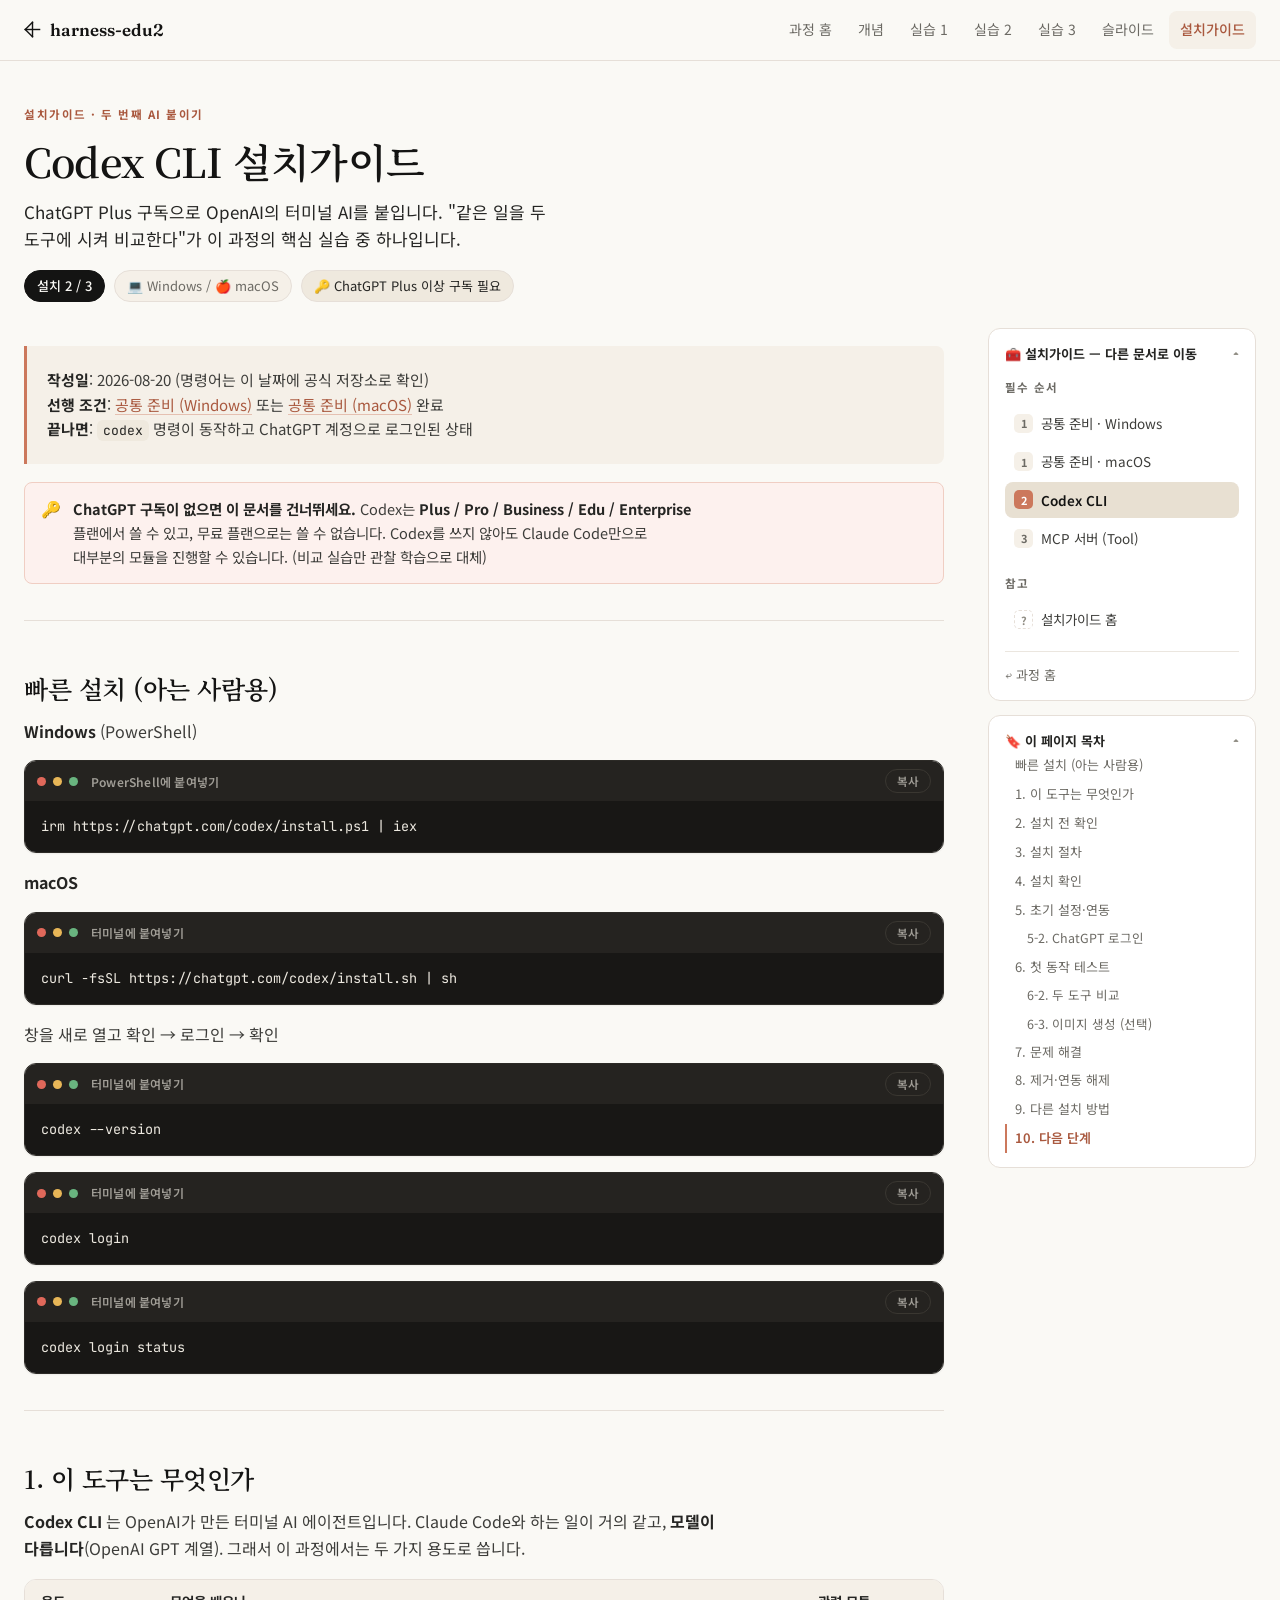
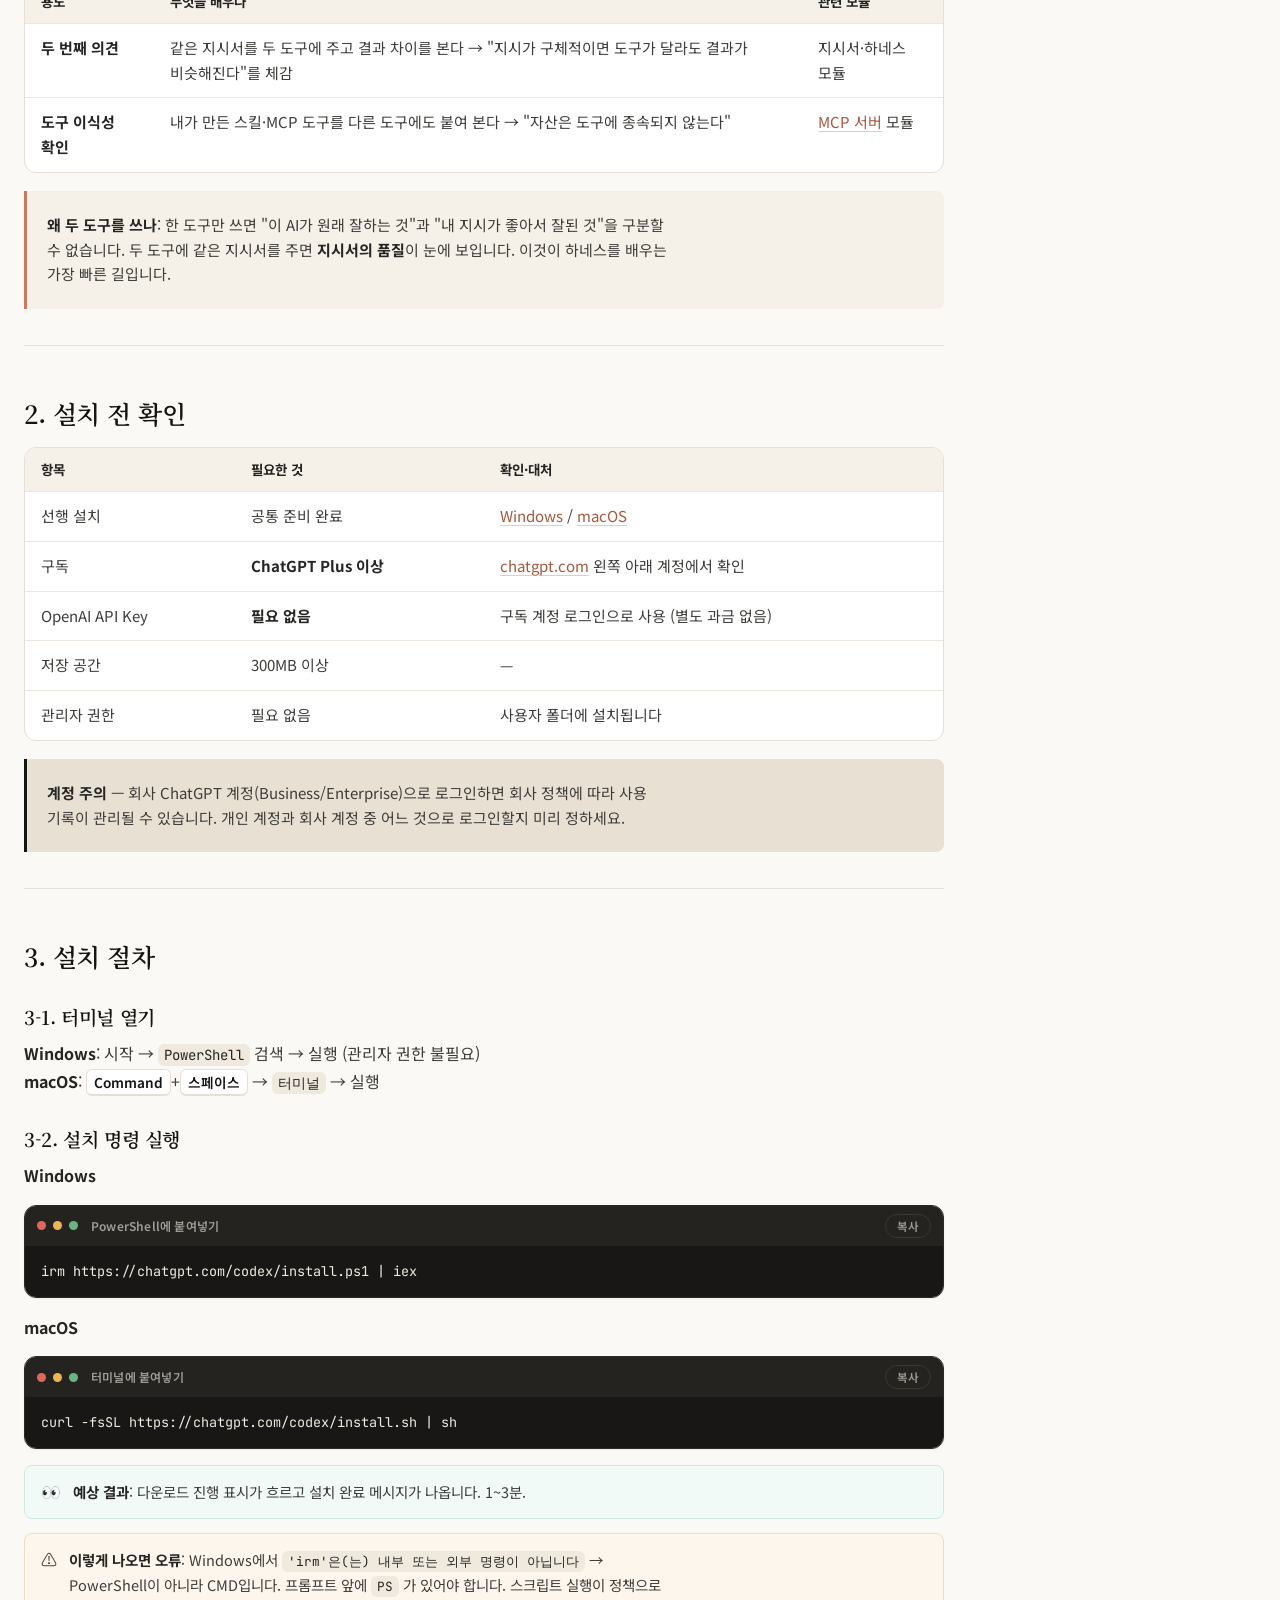
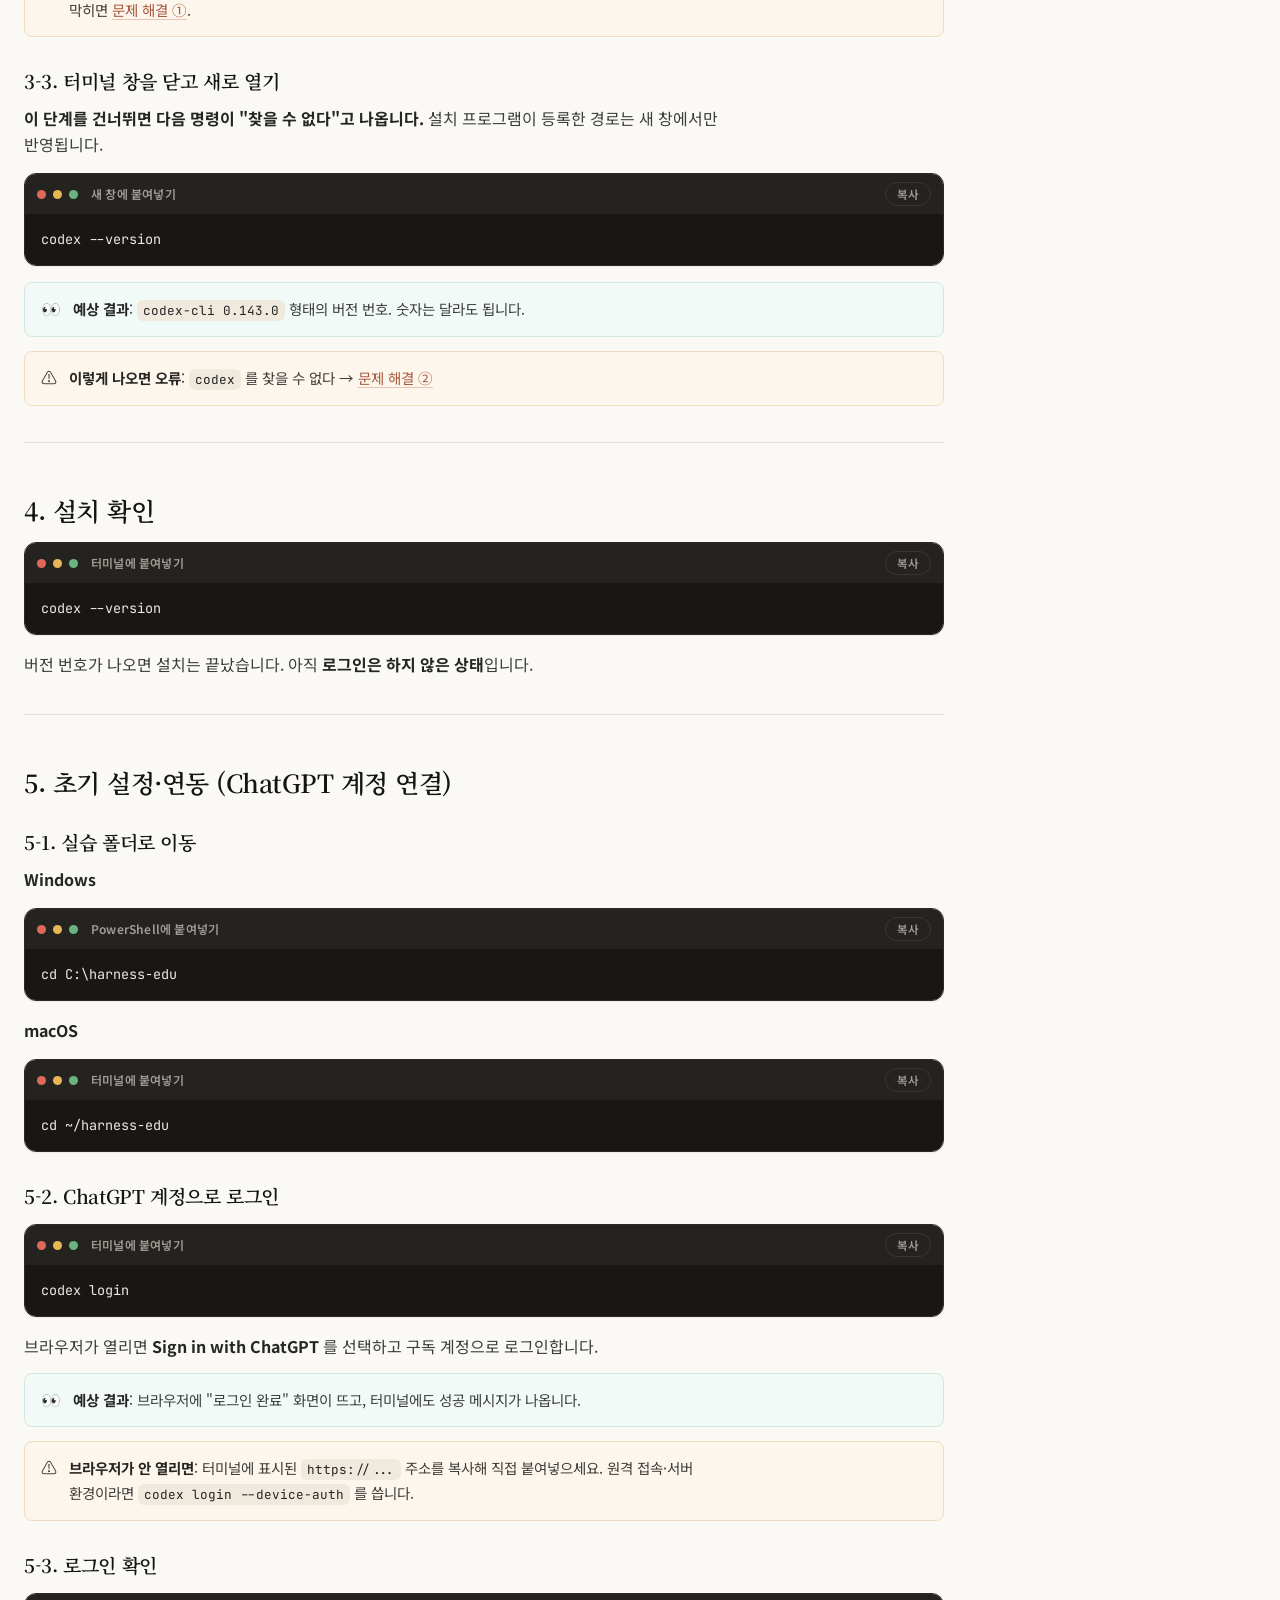
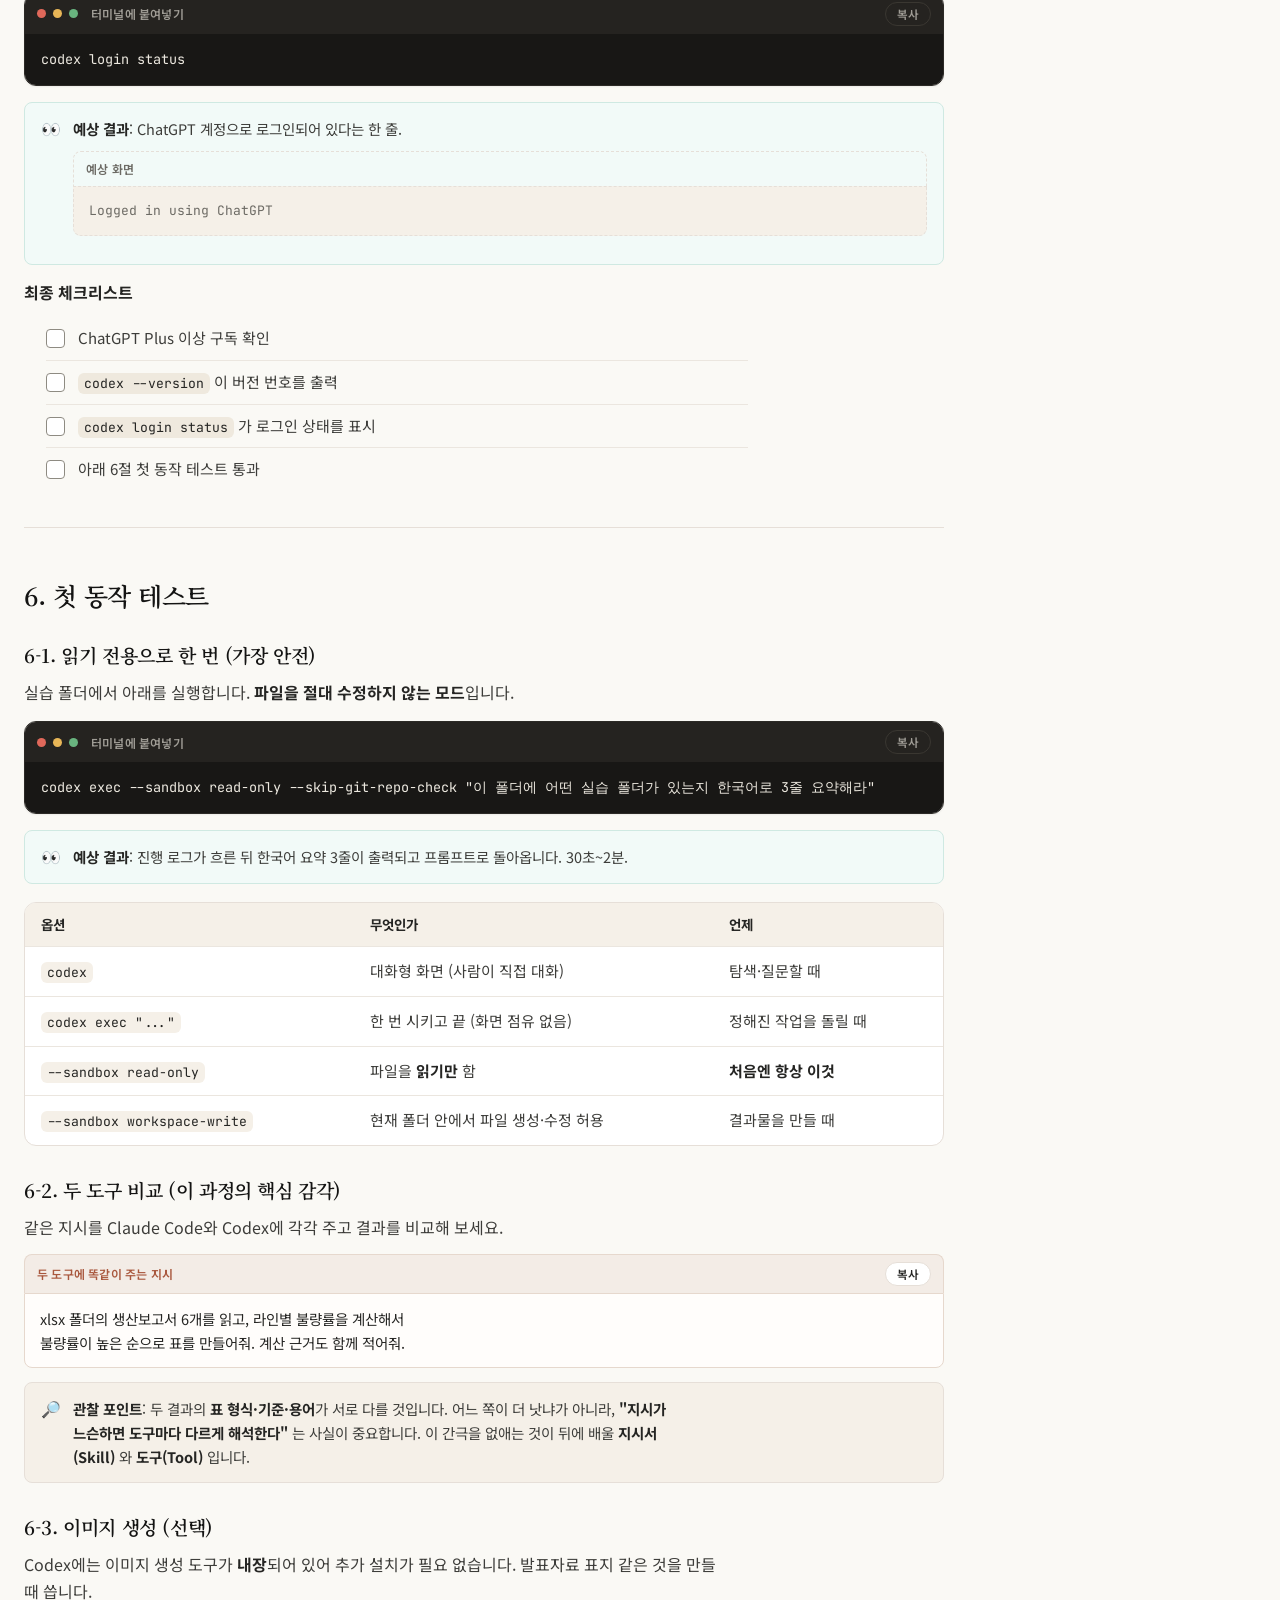
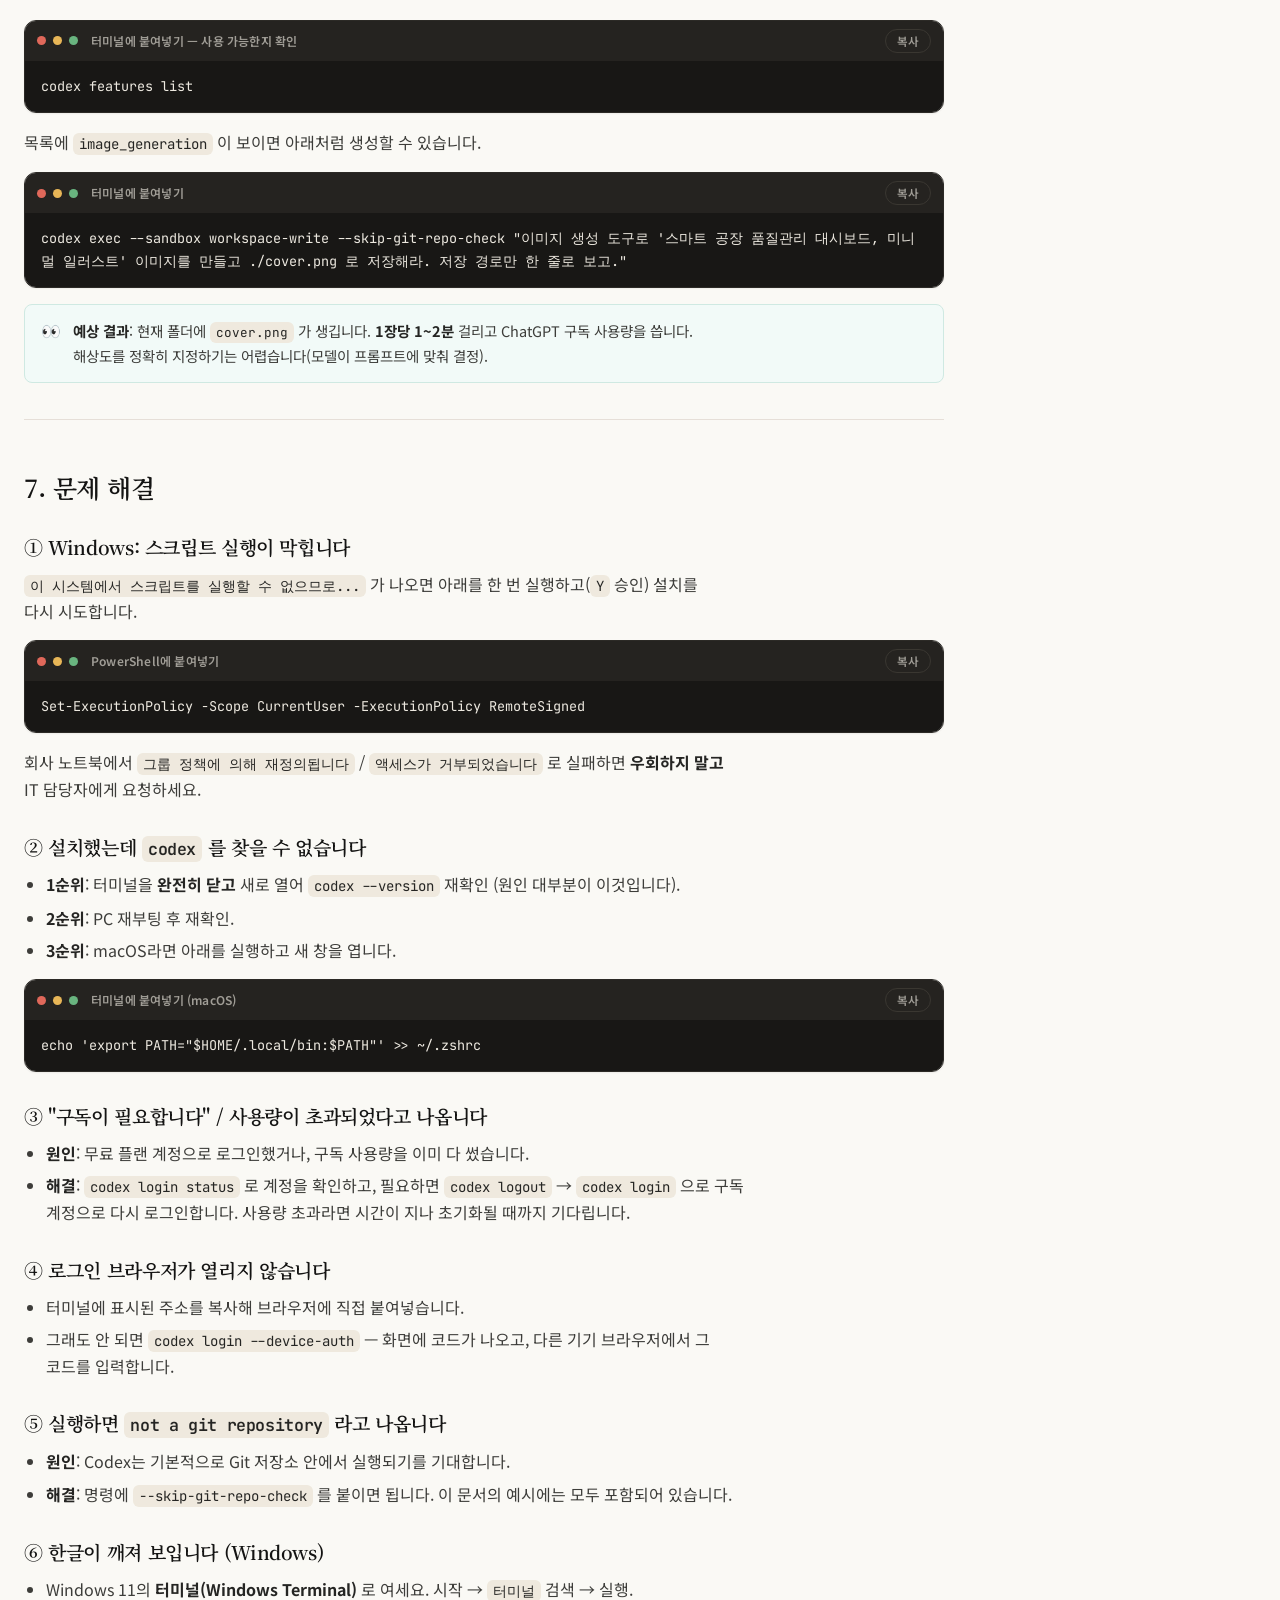
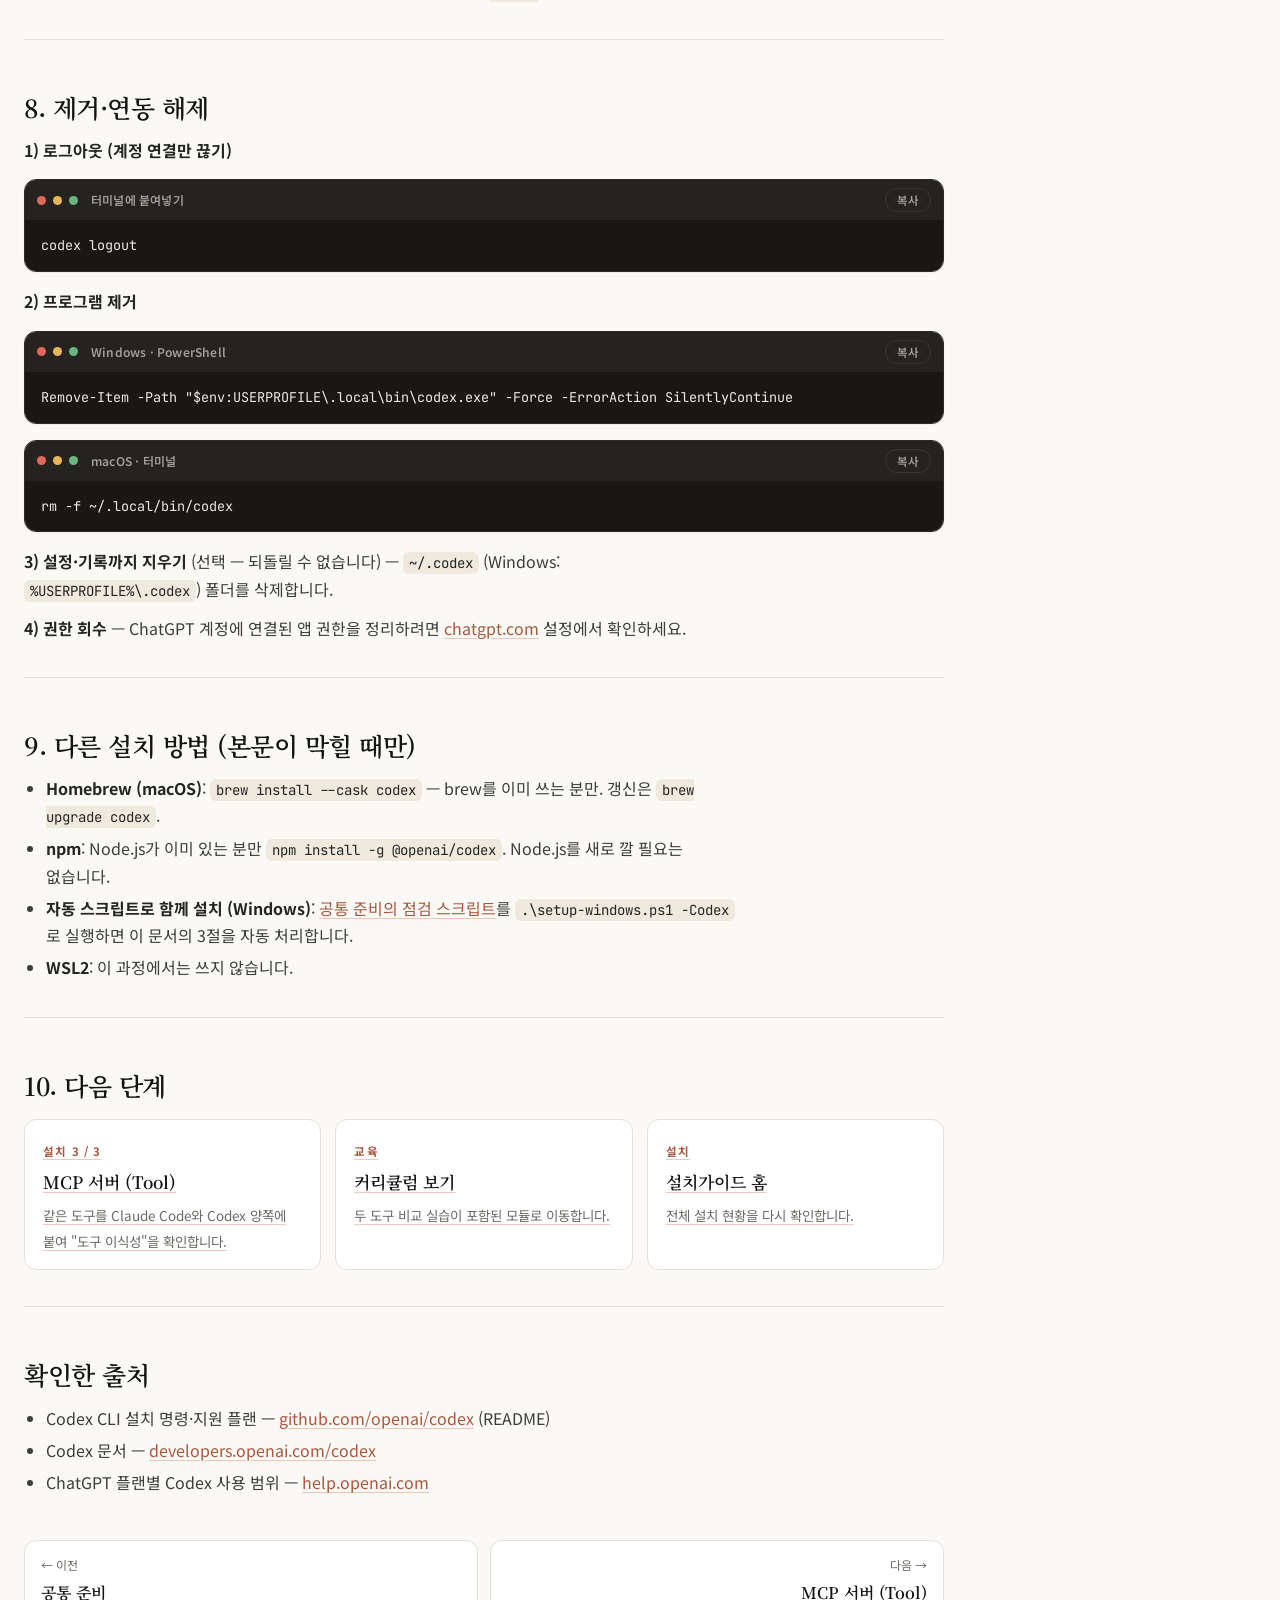
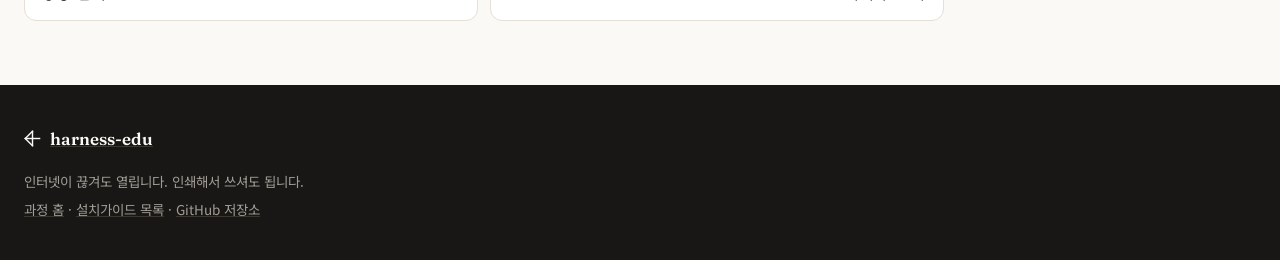
<file: docs/install/codex.html>
<!doctype html>
<html lang="ko">
<head>
<meta charset="utf-8">
<meta name="viewport" content="width=device-width, initial-scale=1">
<title>Codex CLI 설치가이드 · harness-edu2</title>
<meta name="description" content="ChatGPT Plus 구독으로 OpenAI Codex CLI를 붙입니다. 같은 일을 Claude Code와 Codex 두 도구로 비교하는 실습에 씁니다.">
<link rel="icon" href="data:image/svg+xml,%3Csvg xmlns='http://www.w3.org/2000/svg' viewBox='0 0 24 24'%3E%3Crect width='24' height='24' fill='%23faf9f5'/%3E%3Cg fill='%23141413'%3E%3Crect x='11' y='1' width='2' height='22'/%3E%3Crect x='1' y='11' width='22' height='2'/%3E%3Crect x='3.8' y='3.8' width='2' height='16.4' transform='rotate(45 12 12)'/%3E%3Crect x='3.8' y='3.8' width='2' height='16.4' transform='rotate(-45 12 12)'/%3E%3C/g%3E%3C/svg%3E">
<link rel="preconnect" href="https://fonts.googleapis.com">
<link rel="preconnect" href="https://fonts.gstatic.com" crossorigin>
<link href="https://fonts.googleapis.com/css2?family=Fraunces:opsz,wght@9..144,400;9..144,600&family=Noto+Sans+KR:wght@400;500;700&family=Noto+Serif+KR:wght@500;600&family=JetBrains+Mono:wght@400;500&display=swap" rel="stylesheet">
<link rel="stylesheet" href="../assets/site.css">
</head>
<body data-page="install-codex">
<a class="skip-link" href="#main">본문으로 건너뛰기</a>

<header class="topnav"><div class="wrap">
  <a class="brand" href="../index.html">
    <span class="spike" aria-hidden="true"><svg viewBox="0 0 24 24"><g fill="#141413"><rect x="11" y="1" width="2" height="22"/><rect x="1" y="11" width="22" height="2"/><rect x="3.8" y="3.8" width="2" height="16.4" transform="rotate(45 12 12)"/><rect x="3.8" y="3.8" width="2" height="16.4" transform="rotate(-45 12 12)"/></g></svg></span>
    <span class="brand-full">harness-edu2</span>
  </a>
  <nav aria-label="주요 메뉴">
    <a href="../index.html">과정 홈</a>
    <a href="../concept.html">개념</a>
    <a href="../practice/1-youtube.html">실습 1</a>
    <a href="../practice/2-marketing.html">실습 2</a>
    <a href="../practice/3-pptx.html">실습 3</a>
    <a href="../slides/index.html">슬라이드</a>
    <a href="index.html" aria-current="page">설치가이드</a>
  </nav>
</div></header>

<div class="wrap page-head">
  <div class="eyebrow">설치가이드 · 두 번째 AI 붙이기</div>
  <h1>Codex CLI 설치가이드</h1>
  <p class="sub">ChatGPT Plus 구독으로 OpenAI의 터미널 AI를 붙입니다. &quot;같은 일을 두 도구에 시켜 비교한다&quot;가 이 과정의 핵심 실습 중 하나입니다.</p>
  <div class="meta">
    <span class="badge">설치 2 / 3</span>
    <span>💻 Windows / 🍎 macOS</span>
    <span class="badge-opt">🔑 ChatGPT Plus 이상 구독 필요</span>
  </div>
</div>

<div class="wrap layout">
  <main id="main" class="main-col">
    <article class="prose">

<blockquote>
  <p><strong>작성일</strong>: 2026-08-20 (명령어는 이 날짜에 공식 저장소로 확인)<br>
  <strong>선행 조건</strong>: <a href="setup-windows.html">공통 준비 (Windows)</a> 또는 <a href="setup-mac.html">공통 준비 (macOS)</a> 완료<br>
  <strong>끝나면</strong>: <code>codex</code> 명령이 동작하고 ChatGPT 계정으로 로그인된 상태</p>
</blockquote>

<section class="callout callout-stop"><span class="callout-icon" aria-hidden="true">🔑</span><div class="callout-body">
<p><strong>ChatGPT 구독이 없으면 이 문서를 건너뛰세요.</strong> Codex는 <strong>Plus / Pro / Business / Edu / Enterprise</strong> 플랜에서 쓸 수 있고, 무료 플랜으로는 쓸 수 없습니다. Codex를 쓰지 않아도 Claude Code만으로 대부분의 모듈을 진행할 수 있습니다. (비교 실습만 관찰 학습으로 대체)</p>
</div></section>

<hr>

<h2 id="빠른-설치">빠른 설치 (아는 사람용)</h2>

<p><strong>Windows</strong> (PowerShell)</p>
<div class="code-card is-term"><div class="terminal"><div class="terminal-bar"><i></i><i></i><i></i><span>PowerShell에 붙여넣기</span><button type="button" class="copy-btn" data-copy>복사</button></div><div class="terminal-body"><pre>irm https://chatgpt.com/codex/install.ps1 | iex</pre></div></div></div>

<p><strong>macOS</strong></p>
<div class="code-card is-term"><div class="terminal"><div class="terminal-bar"><i></i><i></i><i></i><span>터미널에 붙여넣기</span><button type="button" class="copy-btn" data-copy>복사</button></div><div class="terminal-body"><pre>curl -fsSL https://chatgpt.com/codex/install.sh | sh</pre></div></div></div>

<p>창을 새로 열고 확인 → 로그인 → 확인</p>
<div class="code-card is-term"><div class="terminal"><div class="terminal-bar"><i></i><i></i><i></i><span>터미널에 붙여넣기</span><button type="button" class="copy-btn" data-copy>복사</button></div><div class="terminal-body"><pre>codex --version</pre></div></div></div>
<div class="code-card is-term"><div class="terminal"><div class="terminal-bar"><i></i><i></i><i></i><span>터미널에 붙여넣기</span><button type="button" class="copy-btn" data-copy>복사</button></div><div class="terminal-body"><pre>codex login</pre></div></div></div>
<div class="code-card is-term"><div class="terminal"><div class="terminal-bar"><i></i><i></i><i></i><span>터미널에 붙여넣기</span><button type="button" class="copy-btn" data-copy>복사</button></div><div class="terminal-body"><pre>codex login status</pre></div></div></div>

<hr>

<h2 id="1-이-도구는-무엇인가">1. 이 도구는 무엇인가</h2>

<p><strong>Codex CLI</strong> 는 OpenAI가 만든 터미널 AI 에이전트입니다. Claude Code와 하는 일이 거의 같고, <strong>모델이 다릅니다</strong>(OpenAI GPT 계열). 그래서 이 과정에서는 두 가지 용도로 씁니다.</p>

<div class="table-wrap"><table>
<thead><tr><th>용도</th><th>무엇을 배우나</th><th>관련 모듈</th></tr></thead>
<tbody>
<tr><td><strong>두 번째 의견</strong></td><td>같은 지시서를 두 도구에 주고 결과 차이를 본다 → &quot;지시가 구체적이면 도구가 달라도 결과가 비슷해진다&quot;를 체감</td><td>지시서·하네스 모듈</td></tr>
<tr><td><strong>도구 이식성 확인</strong></td><td>내가 만든 스킬·MCP 도구를 다른 도구에도 붙여 본다 → &quot;자산은 도구에 종속되지 않는다&quot;</td><td><a href="mcp-server.html">MCP 서버</a> 모듈</td></tr>
</tbody></table></div>

<blockquote>
  <p><strong>왜 두 도구를 쓰나</strong>: 한 도구만 쓰면 &quot;이 AI가 원래 잘하는 것&quot;과 &quot;내 지시가 좋아서 잘된 것&quot;을 구분할 수 없습니다. 두 도구에 같은 지시서를 주면 <strong>지시서의 품질</strong>이 눈에 보입니다. 이것이 하네스를 배우는 가장 빠른 길입니다.</p>
</blockquote>

<hr>

<h2 id="2-설치-전-확인">2. 설치 전 확인</h2>

<div class="table-wrap"><table>
<thead><tr><th>항목</th><th>필요한 것</th><th>확인·대처</th></tr></thead>
<tbody>
<tr><td>선행 설치</td><td>공통 준비 완료</td><td><a href="setup-windows.html">Windows</a> / <a href="setup-mac.html">macOS</a></td></tr>
<tr><td>구독</td><td><strong>ChatGPT Plus 이상</strong></td><td><a href="https://chatgpt.com" target="_blank" rel="noopener">chatgpt.com</a> 왼쪽 아래 계정에서 확인</td></tr>
<tr><td>OpenAI API Key</td><td><strong>필요 없음</strong></td><td>구독 계정 로그인으로 사용 (별도 과금 없음)</td></tr>
<tr><td>저장 공간</td><td>300MB 이상</td><td>—</td></tr>
<tr><td>관리자 권한</td><td>필요 없음</td><td>사용자 폴더에 설치됩니다</td></tr>
</tbody></table></div>

<blockquote class="rule">
  <p><strong>계정 주의</strong> — 회사 ChatGPT 계정(Business/Enterprise)으로 로그인하면 회사 정책에 따라 사용 기록이 관리될 수 있습니다. 개인 계정과 회사 계정 중 어느 것으로 로그인할지 미리 정하세요.</p>
</blockquote>

<hr>

<h2 id="3-설치-절차">3. 설치 절차</h2>

<h3 id="3-1-터미널-열기">3-1. 터미널 열기</h3>
<p><strong>Windows</strong>: 시작 → <code>PowerShell</code> 검색 → 실행 (관리자 권한 불필요)<br>
<strong>macOS</strong>: <kbd>Command</kbd>+<kbd>스페이스</kbd> → <code>터미널</code> → 실행</p>

<h3 id="3-2-설치-명령-실행">3-2. 설치 명령 실행</h3>

<p><strong>Windows</strong></p>
<div class="code-card is-term"><div class="terminal"><div class="terminal-bar"><i></i><i></i><i></i><span>PowerShell에 붙여넣기</span><button type="button" class="copy-btn" data-copy>복사</button></div><div class="terminal-body"><pre>irm https://chatgpt.com/codex/install.ps1 | iex</pre></div></div></div>

<p><strong>macOS</strong></p>
<div class="code-card is-term"><div class="terminal"><div class="terminal-bar"><i></i><i></i><i></i><span>터미널에 붙여넣기</span><button type="button" class="copy-btn" data-copy>복사</button></div><div class="terminal-body"><pre>curl -fsSL https://chatgpt.com/codex/install.sh | sh</pre></div></div></div>

<section class="callout callout-expect"><span class="callout-icon" aria-hidden="true">👀</span><div class="callout-body"><p><strong>예상 결과</strong>: 다운로드 진행 표시가 흐르고 설치 완료 메시지가 나옵니다. 1~3분.</p></div></section>

<section class="callout callout-warn"><span class="callout-icon" aria-hidden="true">⚠️</span><div class="callout-body"><p><strong>이렇게 나오면 오류</strong>: Windows에서 <code>'irm'은(는) 내부 또는 외부 명령이 아닙니다</code> → PowerShell이 아니라 CMD입니다. 프롬프트 앞에 <code>PS</code> 가 있어야 합니다. 스크립트 실행이 정책으로 막히면 <a href="#문제-1">문제 해결 ①</a>.</p></div></section>

<h3 id="3-3-창을-새로-열기">3-3. 터미널 창을 닫고 새로 열기</h3>

<p><strong>이 단계를 건너뛰면 다음 명령이 &quot;찾을 수 없다&quot;고 나옵니다.</strong> 설치 프로그램이 등록한 경로는 새 창에서만 반영됩니다.</p>

<div class="code-card is-term"><div class="terminal"><div class="terminal-bar"><i></i><i></i><i></i><span>새 창에 붙여넣기</span><button type="button" class="copy-btn" data-copy>복사</button></div><div class="terminal-body"><pre>codex --version</pre></div></div></div>

<section class="callout callout-expect"><span class="callout-icon" aria-hidden="true">👀</span><div class="callout-body"><p><strong>예상 결과</strong>: <code>codex-cli 0.143.0</code> 형태의 버전 번호. 숫자는 달라도 됩니다.</p></div></section>

<section class="callout callout-warn"><span class="callout-icon" aria-hidden="true">⚠️</span><div class="callout-body"><p><strong>이렇게 나오면 오류</strong>: <code>codex</code> 를 찾을 수 없다 → <a href="#문제-2">문제 해결 ②</a></p></div></section>

<hr>

<h2 id="4-설치-확인">4. 설치 확인</h2>

<div class="code-card is-term"><div class="terminal"><div class="terminal-bar"><i></i><i></i><i></i><span>터미널에 붙여넣기</span><button type="button" class="copy-btn" data-copy>복사</button></div><div class="terminal-body"><pre>codex --version</pre></div></div></div>

<p>버전 번호가 나오면 설치는 끝났습니다. 아직 <strong>로그인은 하지 않은 상태</strong>입니다.</p>

<hr>

<h2 id="5-초기-설정연동">5. 초기 설정·연동 (ChatGPT 계정 연결)</h2>

<h3 id="5-1-실습-폴더로-이동">5-1. 실습 폴더로 이동</h3>

<p><strong>Windows</strong></p>
<div class="code-card is-term"><div class="terminal"><div class="terminal-bar"><i></i><i></i><i></i><span>PowerShell에 붙여넣기</span><button type="button" class="copy-btn" data-copy>복사</button></div><div class="terminal-body"><pre>cd C:\harness-edu</pre></div></div></div>

<p><strong>macOS</strong></p>
<div class="code-card is-term"><div class="terminal"><div class="terminal-bar"><i></i><i></i><i></i><span>터미널에 붙여넣기</span><button type="button" class="copy-btn" data-copy>복사</button></div><div class="terminal-body"><pre>cd ~/harness-edu</pre></div></div></div>

<h3 id="5-2-로그인">5-2. ChatGPT 계정으로 로그인</h3>

<div class="code-card is-term"><div class="terminal"><div class="terminal-bar"><i></i><i></i><i></i><span>터미널에 붙여넣기</span><button type="button" class="copy-btn" data-copy>복사</button></div><div class="terminal-body"><pre>codex login</pre></div></div></div>

<p>브라우저가 열리면 <strong>Sign in with ChatGPT</strong> 를 선택하고 구독 계정으로 로그인합니다.</p>

<section class="callout callout-expect"><span class="callout-icon" aria-hidden="true">👀</span><div class="callout-body"><p><strong>예상 결과</strong>: 브라우저에 &quot;로그인 완료&quot; 화면이 뜨고, 터미널에도 성공 메시지가 나옵니다.</p></div></section>

<section class="callout callout-warn"><span class="callout-icon" aria-hidden="true">⚠️</span><div class="callout-body"><p><strong>브라우저가 안 열리면</strong>: 터미널에 표시된 <code>https://...</code> 주소를 복사해 직접 붙여넣으세요. 원격 접속·서버 환경이라면 <code>codex login --device-auth</code> 를 씁니다.</p></div></section>

<h3 id="5-3-로그인-확인">5-3. 로그인 확인</h3>

<div class="code-card is-term"><div class="terminal"><div class="terminal-bar"><i></i><i></i><i></i><span>터미널에 붙여넣기</span><button type="button" class="copy-btn" data-copy>복사</button></div><div class="terminal-body"><pre>codex login status</pre></div></div></div>

<section class="callout callout-expect"><span class="callout-icon" aria-hidden="true">👀</span><div class="callout-body">
<p><strong>예상 결과</strong>: ChatGPT 계정으로 로그인되어 있다는 한 줄.</p>
<div class="code-card is-out"><div class="code-bar"><span class="code-label">예상 화면</span></div><pre>Logged in using ChatGPT</pre></div>
</div></section>

<p><strong>최종 체크리스트</strong></p>
<ul class="checklist">
<li>ChatGPT Plus 이상 구독 확인</li>
<li><code>codex --version</code> 이 버전 번호를 출력</li>
<li><code>codex login status</code> 가 로그인 상태를 표시</li>
<li>아래 6절 첫 동작 테스트 통과</li>
</ul>

<hr>

<h2 id="6-첫-동작-테스트">6. 첫 동작 테스트</h2>

<h3 id="6-1-읽기-전용으로-한-번">6-1. 읽기 전용으로 한 번 (가장 안전)</h3>

<p>실습 폴더에서 아래를 실행합니다. <strong>파일을 절대 수정하지 않는 모드</strong>입니다.</p>

<div class="code-card is-term"><div class="terminal"><div class="terminal-bar"><i></i><i></i><i></i><span>터미널에 붙여넣기</span><button type="button" class="copy-btn" data-copy>복사</button></div><div class="terminal-body"><pre>codex exec --sandbox read-only --skip-git-repo-check "이 폴더에 어떤 실습 폴더가 있는지 한국어로 3줄 요약해라"</pre></div></div></div>

<section class="callout callout-expect"><span class="callout-icon" aria-hidden="true">👀</span><div class="callout-body"><p><strong>예상 결과</strong>: 진행 로그가 흐른 뒤 한국어 요약 3줄이 출력되고 프롬프트로 돌아옵니다. 30초~2분.</p></div></section>

<div class="table-wrap"><table>
<thead><tr><th>옵션</th><th>무엇인가</th><th>언제</th></tr></thead>
<tbody>
<tr><td><code>codex</code></td><td>대화형 화면 (사람이 직접 대화)</td><td>탐색·질문할 때</td></tr>
<tr><td><code>codex exec "..."</code></td><td>한 번 시키고 끝 (화면 점유 없음)</td><td>정해진 작업을 돌릴 때</td></tr>
<tr><td><code>--sandbox read-only</code></td><td>파일을 <strong>읽기만</strong> 함</td><td><strong>처음엔 항상 이것</strong></td></tr>
<tr><td><code>--sandbox workspace-write</code></td><td>현재 폴더 안에서 파일 생성·수정 허용</td><td>결과물을 만들 때</td></tr>
</tbody></table></div>

<h3 id="6-2-두-도구-비교-핵심-실습">6-2. 두 도구 비교 (이 과정의 핵심 감각)</h3>

<p>같은 지시를 Claude Code와 Codex에 각각 주고 결과를 비교해 보세요.</p>

<div class="code-card is-prompt"><div class="code-bar"><span class="code-label">두 도구에 똑같이 주는 지시</span><button type="button" class="copy-btn" data-copy>복사</button></div><pre>xlsx 폴더의 생산보고서 6개를 읽고, 라인별 불량률을 계산해서
불량률이 높은 순으로 표를 만들어줘. 계산 근거도 함께 적어줘.</pre></div>

<section class="callout callout-tip"><span class="callout-icon" aria-hidden="true">🔎</span><div class="callout-body"><p><strong>관찰 포인트</strong>: 두 결과의 <strong>표 형식·기준·용어</strong>가 서로 다를 것입니다. 어느 쪽이 더 낫냐가 아니라, <strong>&quot;지시가 느슨하면 도구마다 다르게 해석한다&quot;</strong> 는 사실이 중요합니다. 이 간극을 없애는 것이 뒤에 배울 <strong>지시서(Skill)</strong> 와 <strong>도구(Tool)</strong> 입니다.</p></div></section>

<h3 id="6-3-이미지-생성-선택">6-3. 이미지 생성 (선택)</h3>

<p>Codex에는 이미지 생성 도구가 <strong>내장</strong>되어 있어 추가 설치가 필요 없습니다. 발표자료 표지 같은 것을 만들 때 씁니다.</p>

<div class="code-card is-term"><div class="terminal"><div class="terminal-bar"><i></i><i></i><i></i><span>터미널에 붙여넣기 — 사용 가능한지 확인</span><button type="button" class="copy-btn" data-copy>복사</button></div><div class="terminal-body"><pre>codex features list</pre></div></div></div>

<p>목록에 <code>image_generation</code> 이 보이면 아래처럼 생성할 수 있습니다.</p>

<div class="code-card is-term"><div class="terminal"><div class="terminal-bar"><i></i><i></i><i></i><span>터미널에 붙여넣기</span><button type="button" class="copy-btn" data-copy>복사</button></div><div class="terminal-body"><pre>codex exec --sandbox workspace-write --skip-git-repo-check "이미지 생성 도구로 '스마트 공장 품질관리 대시보드, 미니멀 일러스트' 이미지를 만들고 ./cover.png 로 저장해라. 저장 경로만 한 줄로 보고."</pre></div></div></div>

<section class="callout callout-expect"><span class="callout-icon" aria-hidden="true">👀</span><div class="callout-body"><p><strong>예상 결과</strong>: 현재 폴더에 <code>cover.png</code> 가 생깁니다. <strong>1장당 1~2분</strong> 걸리고 ChatGPT 구독 사용량을 씁니다. 해상도를 정확히 지정하기는 어렵습니다(모델이 프롬프트에 맞춰 결정).</p></div></section>

<hr>

<h2 id="7-문제-해결">7. 문제 해결</h2>

<h3 id="문제-1">① Windows: 스크립트 실행이 막힙니다</h3>
<p><code>이 시스템에서 스크립트를 실행할 수 없으므로...</code> 가 나오면 아래를 한 번 실행하고(<code>Y</code> 승인) 설치를 다시 시도합니다.</p>
<div class="code-card is-term"><div class="terminal"><div class="terminal-bar"><i></i><i></i><i></i><span>PowerShell에 붙여넣기</span><button type="button" class="copy-btn" data-copy>복사</button></div><div class="terminal-body"><pre>Set-ExecutionPolicy -Scope CurrentUser -ExecutionPolicy RemoteSigned</pre></div></div></div>
<p>회사 노트북에서 <code>그룹 정책에 의해 재정의됩니다</code> / <code>액세스가 거부되었습니다</code> 로 실패하면 <strong>우회하지 말고</strong> IT 담당자에게 요청하세요.</p>

<h3 id="문제-2">② 설치했는데 <code>codex</code> 를 찾을 수 없습니다</h3>
<ul>
<li><strong>1순위</strong>: 터미널을 <strong>완전히 닫고</strong> 새로 열어 <code>codex --version</code> 재확인 (원인 대부분이 이것입니다).</li>
<li><strong>2순위</strong>: PC 재부팅 후 재확인.</li>
<li><strong>3순위</strong>: macOS라면 아래를 실행하고 새 창을 엽니다.</li>
</ul>
<div class="code-card is-term"><div class="terminal"><div class="terminal-bar"><i></i><i></i><i></i><span>터미널에 붙여넣기 (macOS)</span><button type="button" class="copy-btn" data-copy>복사</button></div><div class="terminal-body"><pre>echo 'export PATH="$HOME/.local/bin:$PATH"' &gt;&gt; ~/.zshrc</pre></div></div></div>

<h3 id="문제-3">③ &quot;구독이 필요합니다&quot; / 사용량이 초과되었다고 나옵니다</h3>
<ul>
<li><strong>원인</strong>: 무료 플랜 계정으로 로그인했거나, 구독 사용량을 이미 다 썼습니다.</li>
<li><strong>해결</strong>: <code>codex login status</code> 로 계정을 확인하고, 필요하면 <code>codex logout</code> → <code>codex login</code> 으로 구독 계정으로 다시 로그인합니다. 사용량 초과라면 시간이 지나 초기화될 때까지 기다립니다.</li>
</ul>

<h3 id="문제-4">④ 로그인 브라우저가 열리지 않습니다</h3>
<ul>
<li>터미널에 표시된 주소를 복사해 브라우저에 직접 붙여넣습니다.</li>
<li>그래도 안 되면 <code>codex login --device-auth</code> — 화면에 코드가 나오고, 다른 기기 브라우저에서 그 코드를 입력합니다.</li>
</ul>

<h3 id="문제-5">⑤ 실행하면 <code>not a git repository</code> 라고 나옵니다</h3>
<ul>
<li><strong>원인</strong>: Codex는 기본적으로 Git 저장소 안에서 실행되기를 기대합니다.</li>
<li><strong>해결</strong>: 명령에 <code>--skip-git-repo-check</code> 를 붙이면 됩니다. 이 문서의 예시에는 모두 포함되어 있습니다.</li>
</ul>

<h3 id="문제-6">⑥ 한글이 깨져 보입니다 (Windows)</h3>
<ul>
<li>Windows 11의 <strong>터미널(Windows Terminal)</strong> 로 여세요. 시작 → <code>터미널</code> 검색 → 실행.</li>
</ul>

<hr>

<h2 id="8-제거연동-해제">8. 제거·연동 해제</h2>

<p><strong>1) 로그아웃 (계정 연결만 끊기)</strong></p>
<div class="code-card is-term"><div class="terminal"><div class="terminal-bar"><i></i><i></i><i></i><span>터미널에 붙여넣기</span><button type="button" class="copy-btn" data-copy>복사</button></div><div class="terminal-body"><pre>codex logout</pre></div></div></div>

<p><strong>2) 프로그램 제거</strong></p>
<div class="code-card is-term"><div class="terminal"><div class="terminal-bar"><i></i><i></i><i></i><span>Windows · PowerShell</span><button type="button" class="copy-btn" data-copy>복사</button></div><div class="terminal-body"><pre>Remove-Item -Path "$env:USERPROFILE\.local\bin\codex.exe" -Force -ErrorAction SilentlyContinue</pre></div></div></div>
<div class="code-card is-term"><div class="terminal"><div class="terminal-bar"><i></i><i></i><i></i><span>macOS · 터미널</span><button type="button" class="copy-btn" data-copy>복사</button></div><div class="terminal-body"><pre>rm -f ~/.local/bin/codex</pre></div></div></div>

<p><strong>3) 설정·기록까지 지우기</strong> (선택 — 되돌릴 수 없습니다) — <code>~/.codex</code> (Windows: <code>%USERPROFILE%\.codex</code>) 폴더를 삭제합니다.</p>

<p><strong>4) 권한 회수</strong> — ChatGPT 계정에 연결된 앱 권한을 정리하려면 <a href="https://chatgpt.com" target="_blank" rel="noopener">chatgpt.com</a> 설정에서 확인하세요.</p>

<hr>

<h2 id="9-다른-설치-방법">9. 다른 설치 방법 (본문이 막힐 때만)</h2>
<ul>
<li><strong>Homebrew (macOS)</strong>: <code>brew install --cask codex</code> — brew를 이미 쓰는 분만. 갱신은 <code>brew upgrade codex</code>.</li>
<li><strong>npm</strong>: Node.js가 이미 있는 분만 <code>npm install -g @openai/codex</code>. Node.js를 새로 깔 필요는 없습니다.</li>
<li><strong>자동 스크립트로 함께 설치 (Windows)</strong>: <a href="setup-windows.html#9-a-자동-점검-스크립트">공통 준비의 점검 스크립트</a>를 <code>.\setup-windows.ps1 -Codex</code> 로 실행하면 이 문서의 3절을 자동 처리합니다.</li>
<li><strong>WSL2</strong>: 이 과정에서는 쓰지 않습니다.</li>
</ul>

<hr>

<h2 id="10-다음-단계">10. 다음 단계</h2>

<div class="next-grid">
  <a class="next-card" href="mcp-server.html"><span class="k">설치 3 / 3</span><strong>MCP 서버 (Tool)</strong><span>같은 도구를 Claude Code와 Codex 양쪽에 붙여 &quot;도구 이식성&quot;을 확인합니다.</span></a>
  <a class="next-card" href="../index.html#flow"><span class="k">교육</span><strong>커리큘럼 보기</strong><span>두 도구 비교 실습이 포함된 모듈로 이동합니다.</span></a>
  <a class="next-card" href="index.html"><span class="k">설치</span><strong>설치가이드 홈</strong><span>전체 설치 현황을 다시 확인합니다.</span></a>
</div>

<hr>

<h2 id="확인한-출처">확인한 출처</h2>
<ul>
<li>Codex CLI 설치 명령·지원 플랜 — <a href="https://github.com/openai/codex" target="_blank" rel="noopener">github.com/openai/codex</a> (README)</li>
<li>Codex 문서 — <a href="https://developers.openai.com/codex" target="_blank" rel="noopener">developers.openai.com/codex</a></li>
<li>ChatGPT 플랜별 Codex 사용 범위 — <a href="https://help.openai.com/en/articles/11369540-codex-in-chatgpt" target="_blank" rel="noopener">help.openai.com</a></li>
</ul>

    </article>

<nav class="pager" aria-label="페이지 이동">
  <a class="pager-prev" href="setup-windows.html"><span class="dir">← 이전</span><strong>공통 준비</strong></a>
  <a class="pager-next" href="mcp-server.html"><span class="dir">다음 →</span><strong>MCP 서버 (Tool)</strong></a>
</nav>
  </main>

  <aside class="side" aria-label="설치가이드 내비게이션">
    <details class="side-box" open>
      <summary>🧰 설치가이드 — 다른 문서로 이동</summary>
      <p class="side-label">필수 순서</p>
      <div class="map-group">
        <a class="map-link" href="setup-windows.html"><b>1</b>공통 준비 · Windows</a>
        <a class="map-link" href="setup-mac.html"><b>1</b>공통 준비 · macOS</a>
        <a class="map-link on" href="codex.html"><b>2</b>Codex CLI</a>
        <a class="map-link" href="mcp-server.html"><b>3</b>MCP 서버 (Tool)</a>
      </div>
      <p class="side-label mt">참고</p>
      <div class="map-group">
        <a class="map-link opt" href="index.html"><b>?</b>설치가이드 홈</a>
      </div>
      <a class="map-home" href="../index.html">↩ 과정 홈</a>
    </details>
    <details class="side-box side-toc" open>
      <summary>🔖 이 페이지 목차</summary>
      <ul class="toc-list">
        <li><a href="#빠른-설치">빠른 설치 (아는 사람용)</a></li>
        <li><a href="#1-이-도구는-무엇인가">1. 이 도구는 무엇인가</a></li>
        <li><a href="#2-설치-전-확인">2. 설치 전 확인</a></li>
        <li><a href="#3-설치-절차">3. 설치 절차</a></li>
        <li><a href="#4-설치-확인">4. 설치 확인</a></li>
        <li><a href="#5-초기-설정연동">5. 초기 설정·연동</a></li>
        <li class="toc-l3"><a href="#5-2-로그인">5-2. ChatGPT 로그인</a></li>
        <li><a href="#6-첫-동작-테스트">6. 첫 동작 테스트</a></li>
        <li class="toc-l3"><a href="#6-2-두-도구-비교-핵심-실습">6-2. 두 도구 비교</a></li>
        <li class="toc-l3"><a href="#6-3-이미지-생성-선택">6-3. 이미지 생성 (선택)</a></li>
        <li><a href="#7-문제-해결">7. 문제 해결</a></li>
        <li><a href="#8-제거연동-해제">8. 제거·연동 해제</a></li>
        <li><a href="#9-다른-설치-방법">9. 다른 설치 방법</a></li>
        <li><a href="#10-다음-단계">10. 다음 단계</a></li>
      </ul>
    </details>
  </aside>
</div>

<footer><div class="wrap">
  <a class="brand" href="../index.html">
    <span class="spike" aria-hidden="true"><svg viewBox="0 0 24 24"><g fill="#faf9f5"><rect x="11" y="1" width="2" height="22"/><rect x="1" y="11" width="22" height="2"/><rect x="3.8" y="3.8" width="2" height="16.4" transform="rotate(45 12 12)"/><rect x="3.8" y="3.8" width="2" height="16.4" transform="rotate(-45 12 12)"/></g></svg></span>
    harness-edu
  </a>
  <p>인터넷이 끊겨도 열립니다. 인쇄해서 쓰셔도 됩니다.</p>
  <p><a href="../index.html">과정 홈</a> · <a href="index.html">설치가이드 목록</a> · <a href="https://github.com/namojo/harness-edu" target="_blank" rel="noopener">GitHub 저장소</a></p>
</div></footer>

<script src="../assets/site.js"></script>
</body>
</html>
</file>
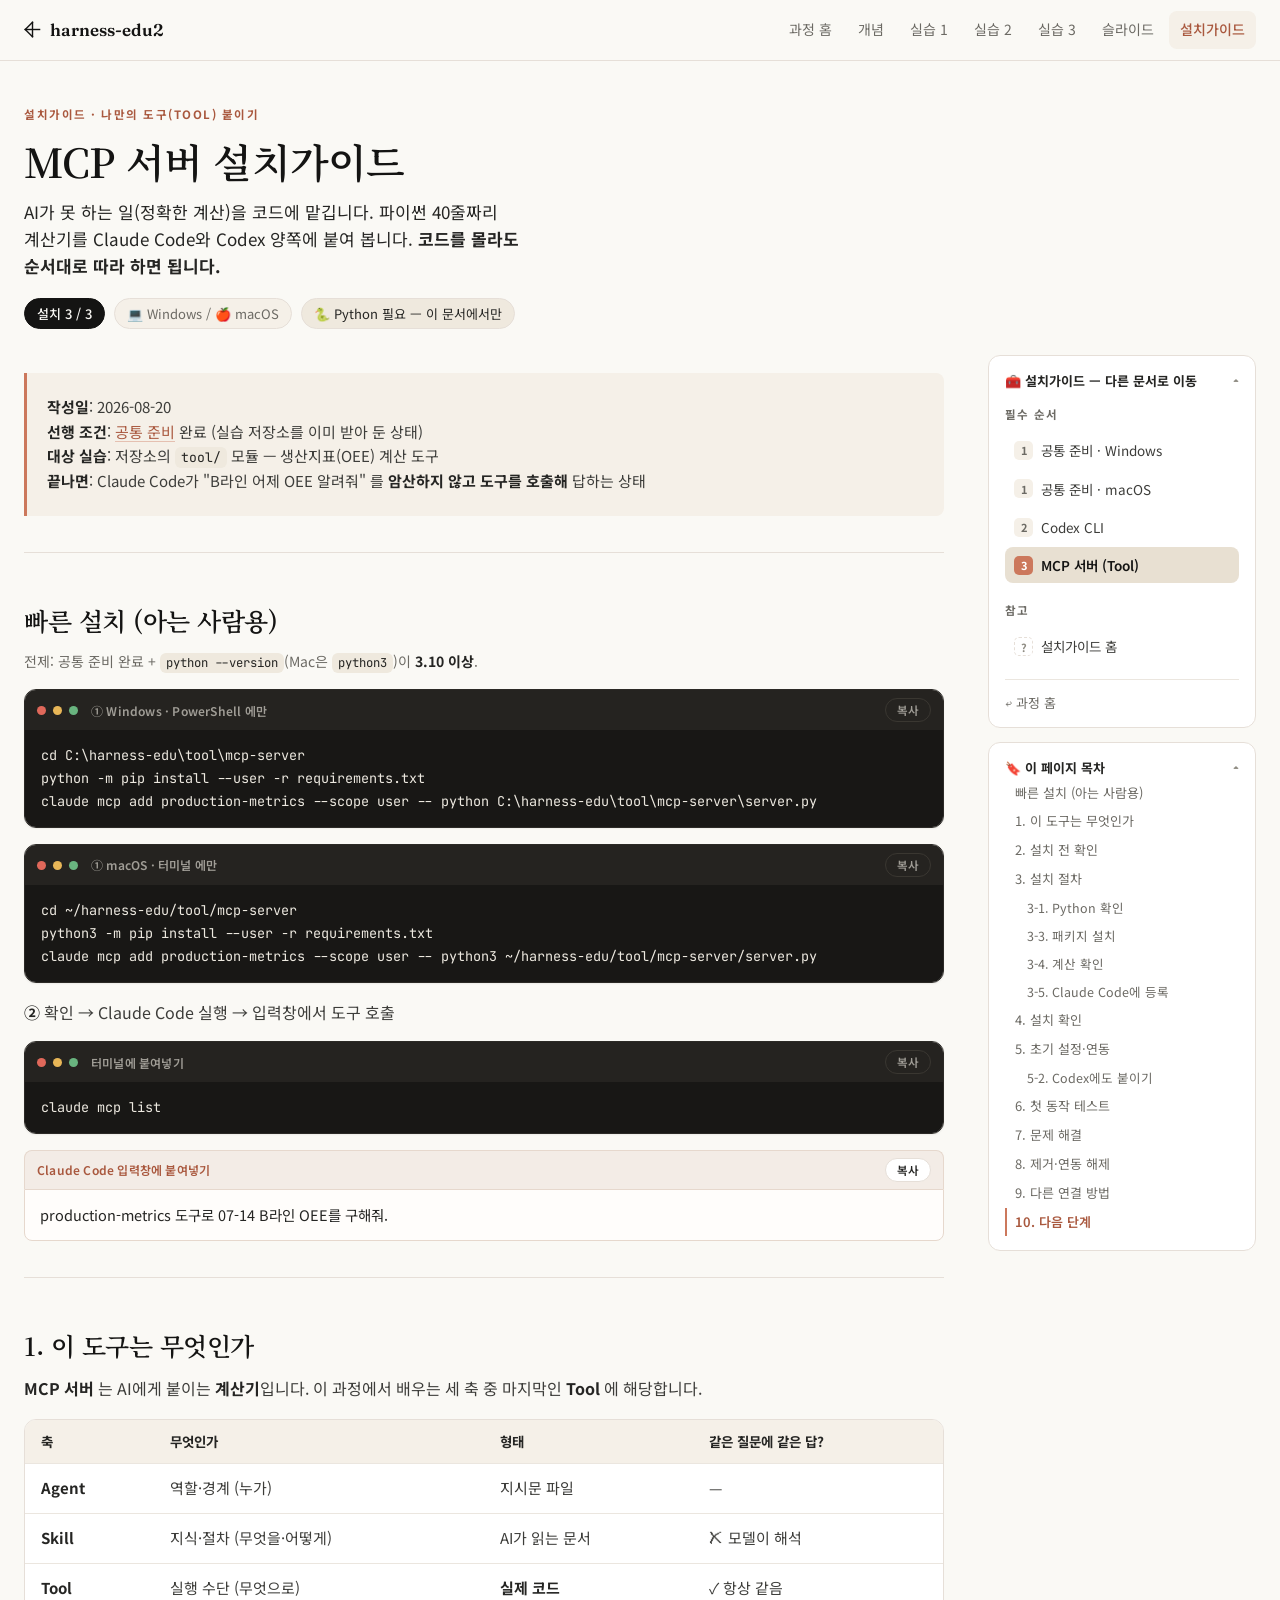
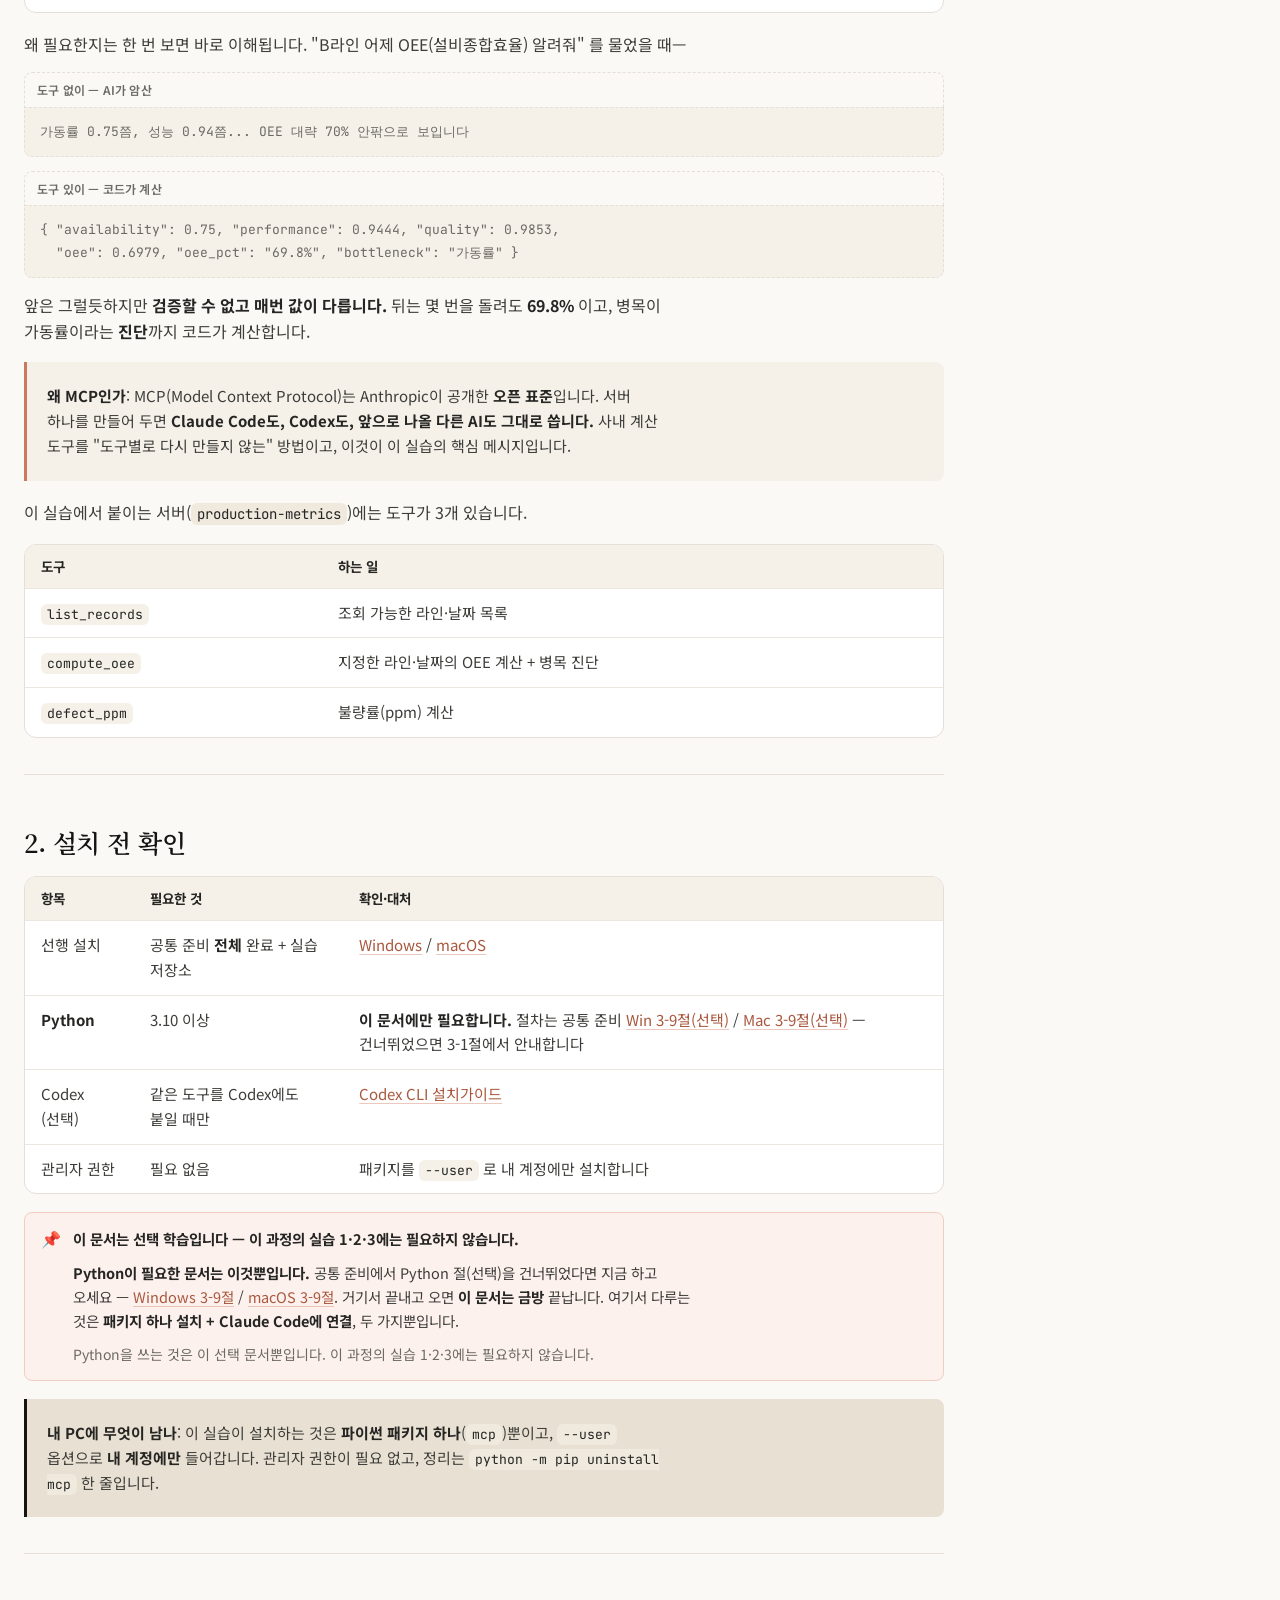
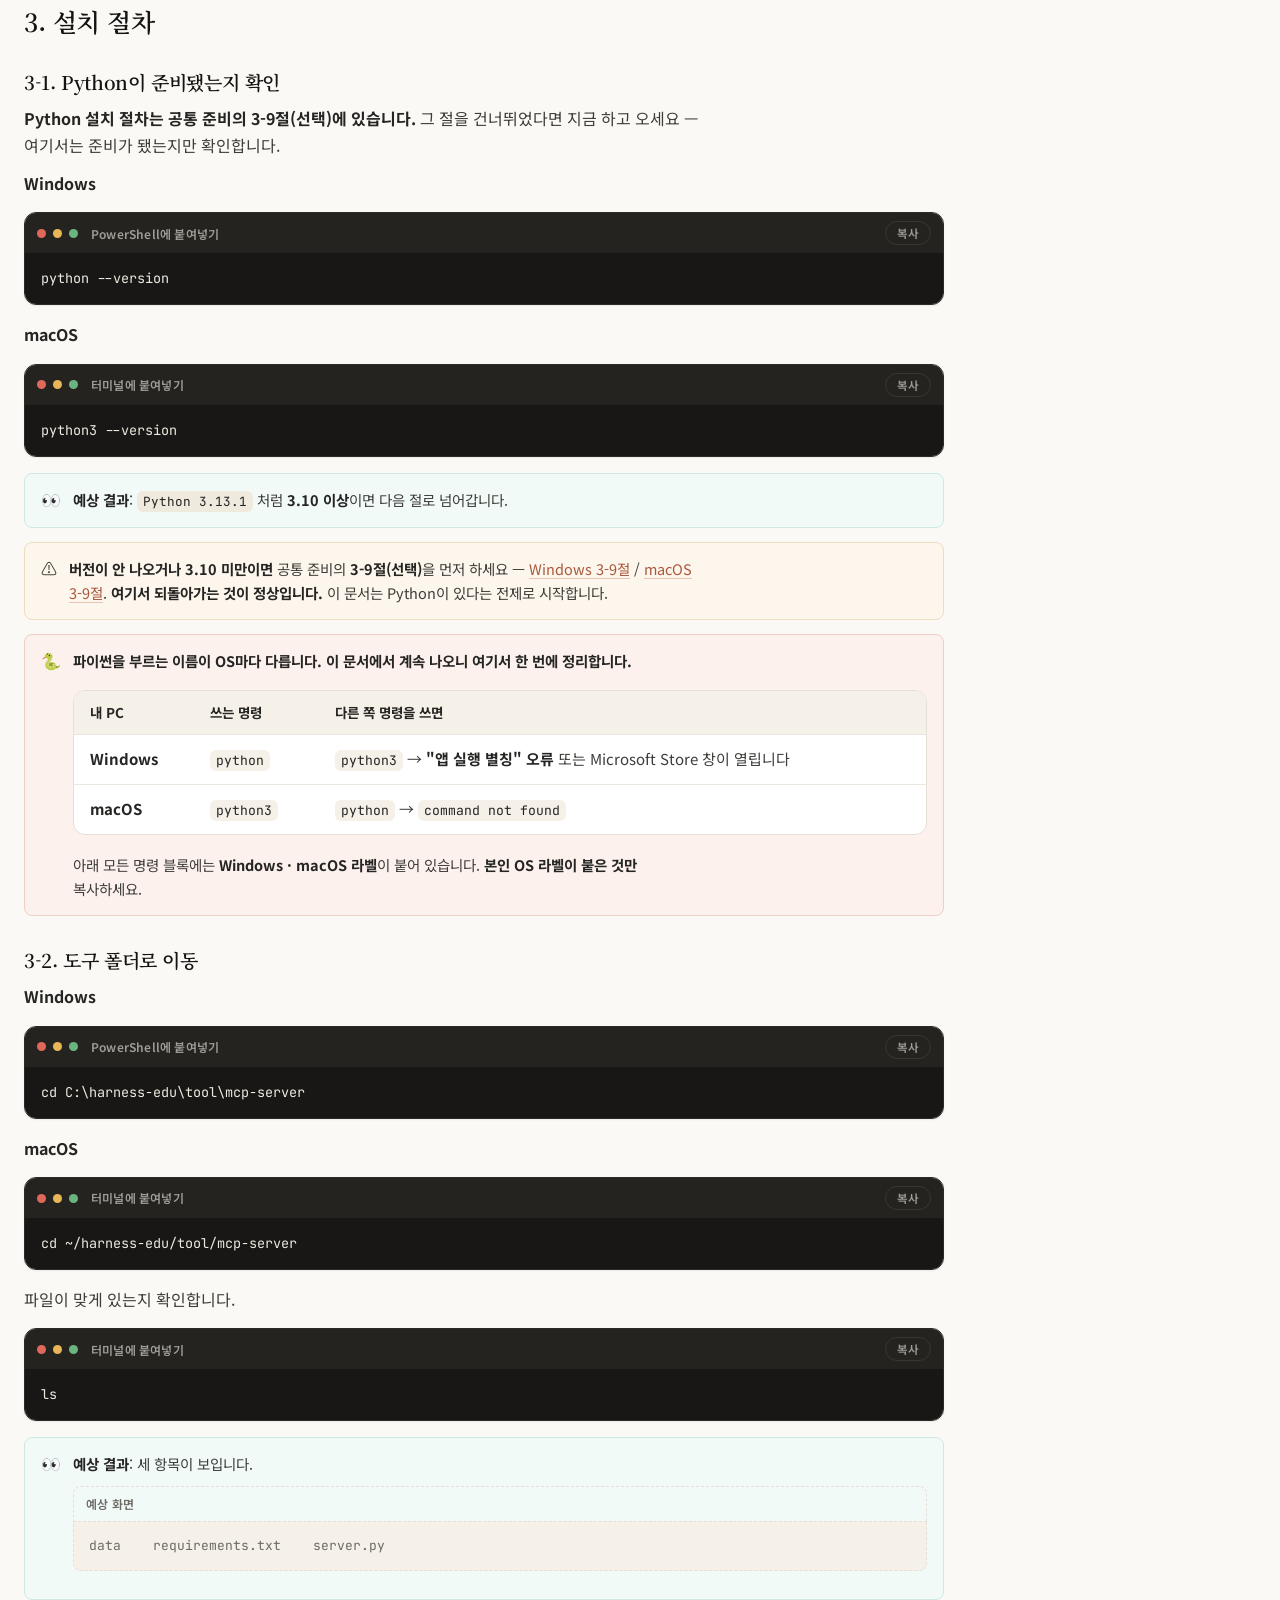
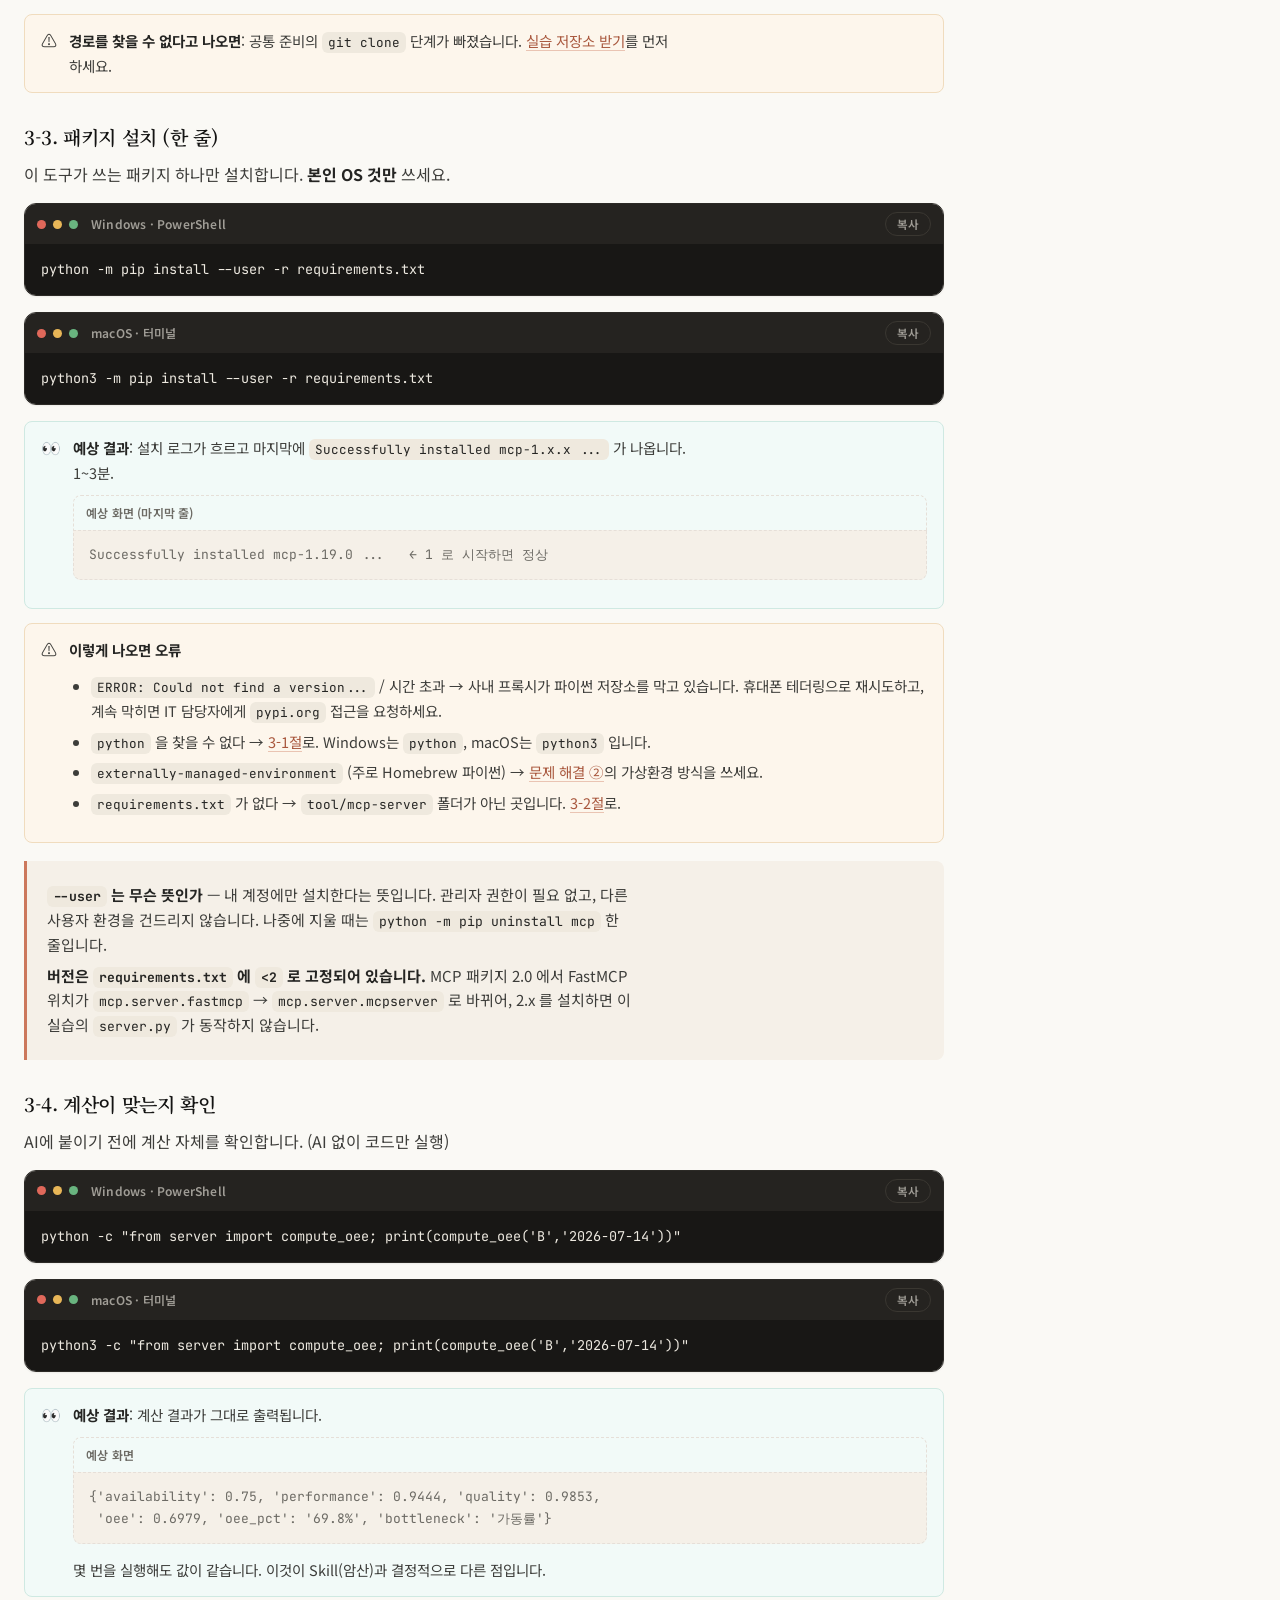
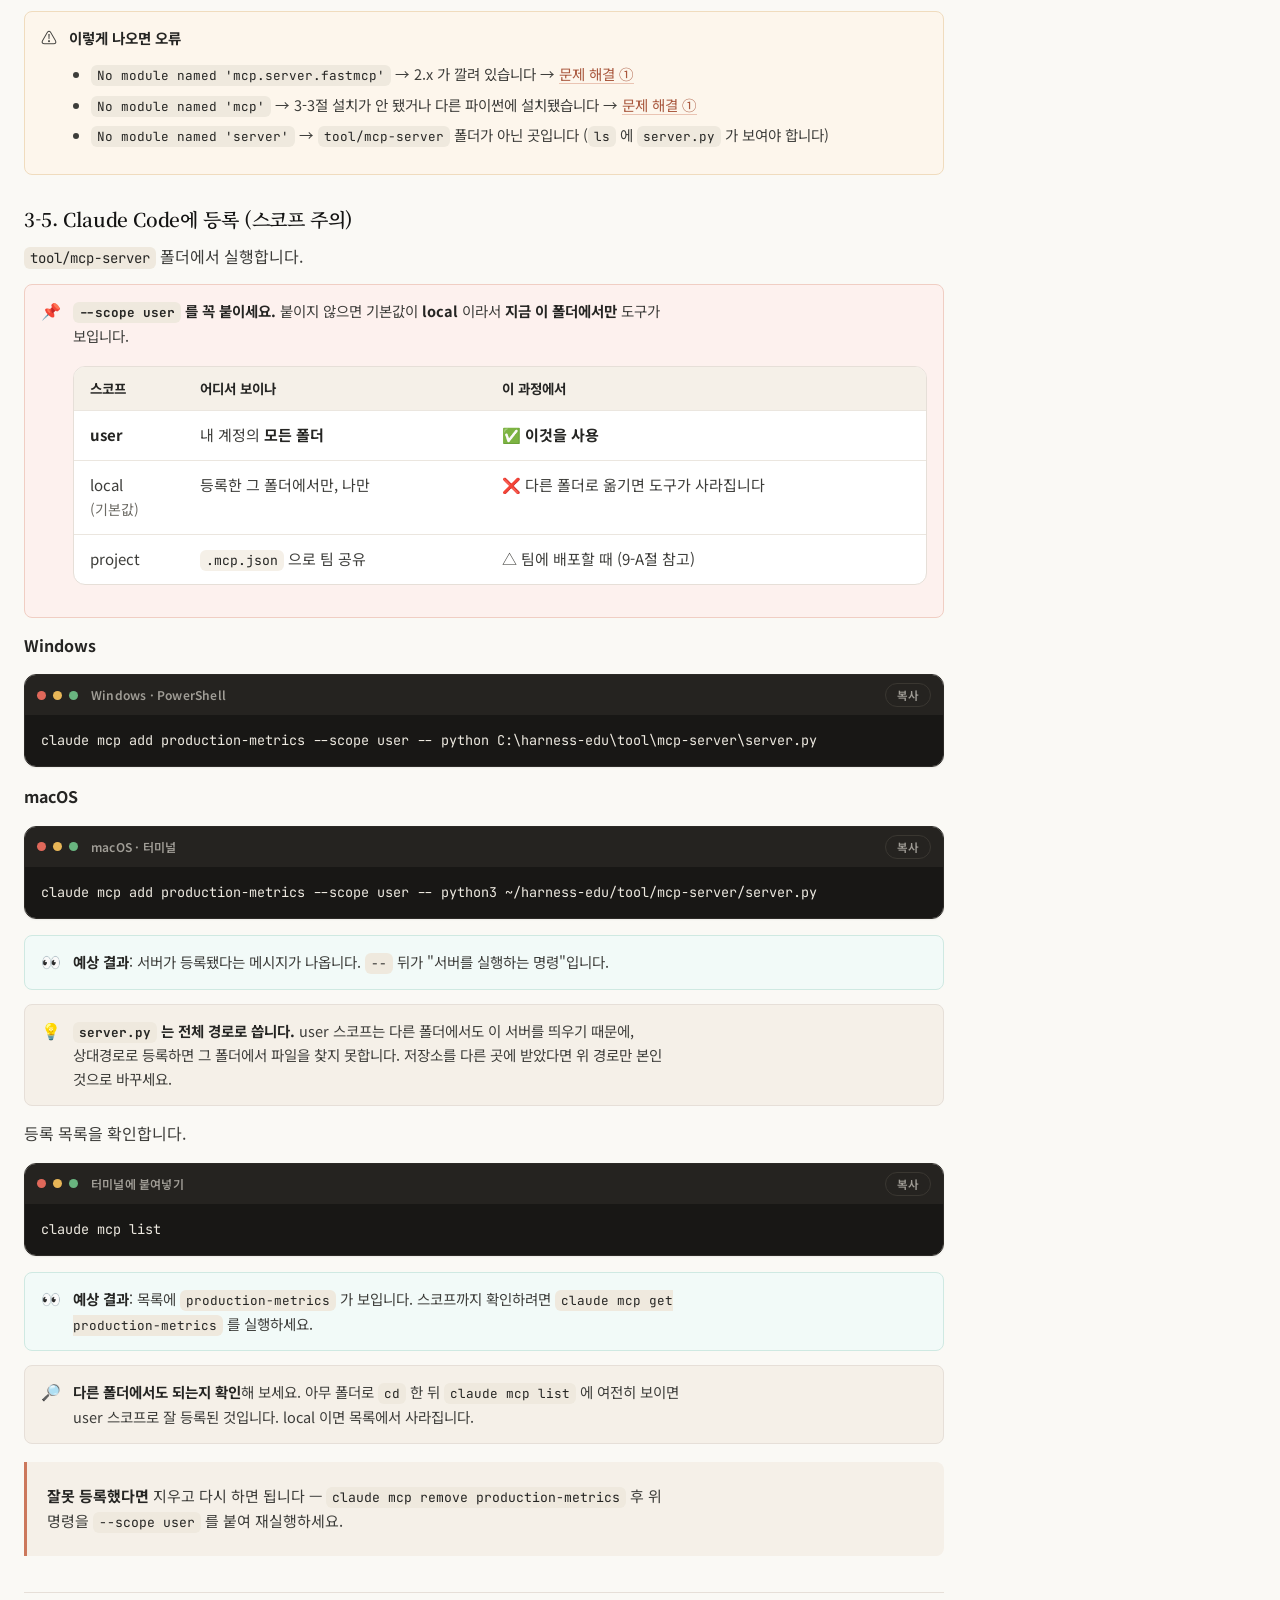
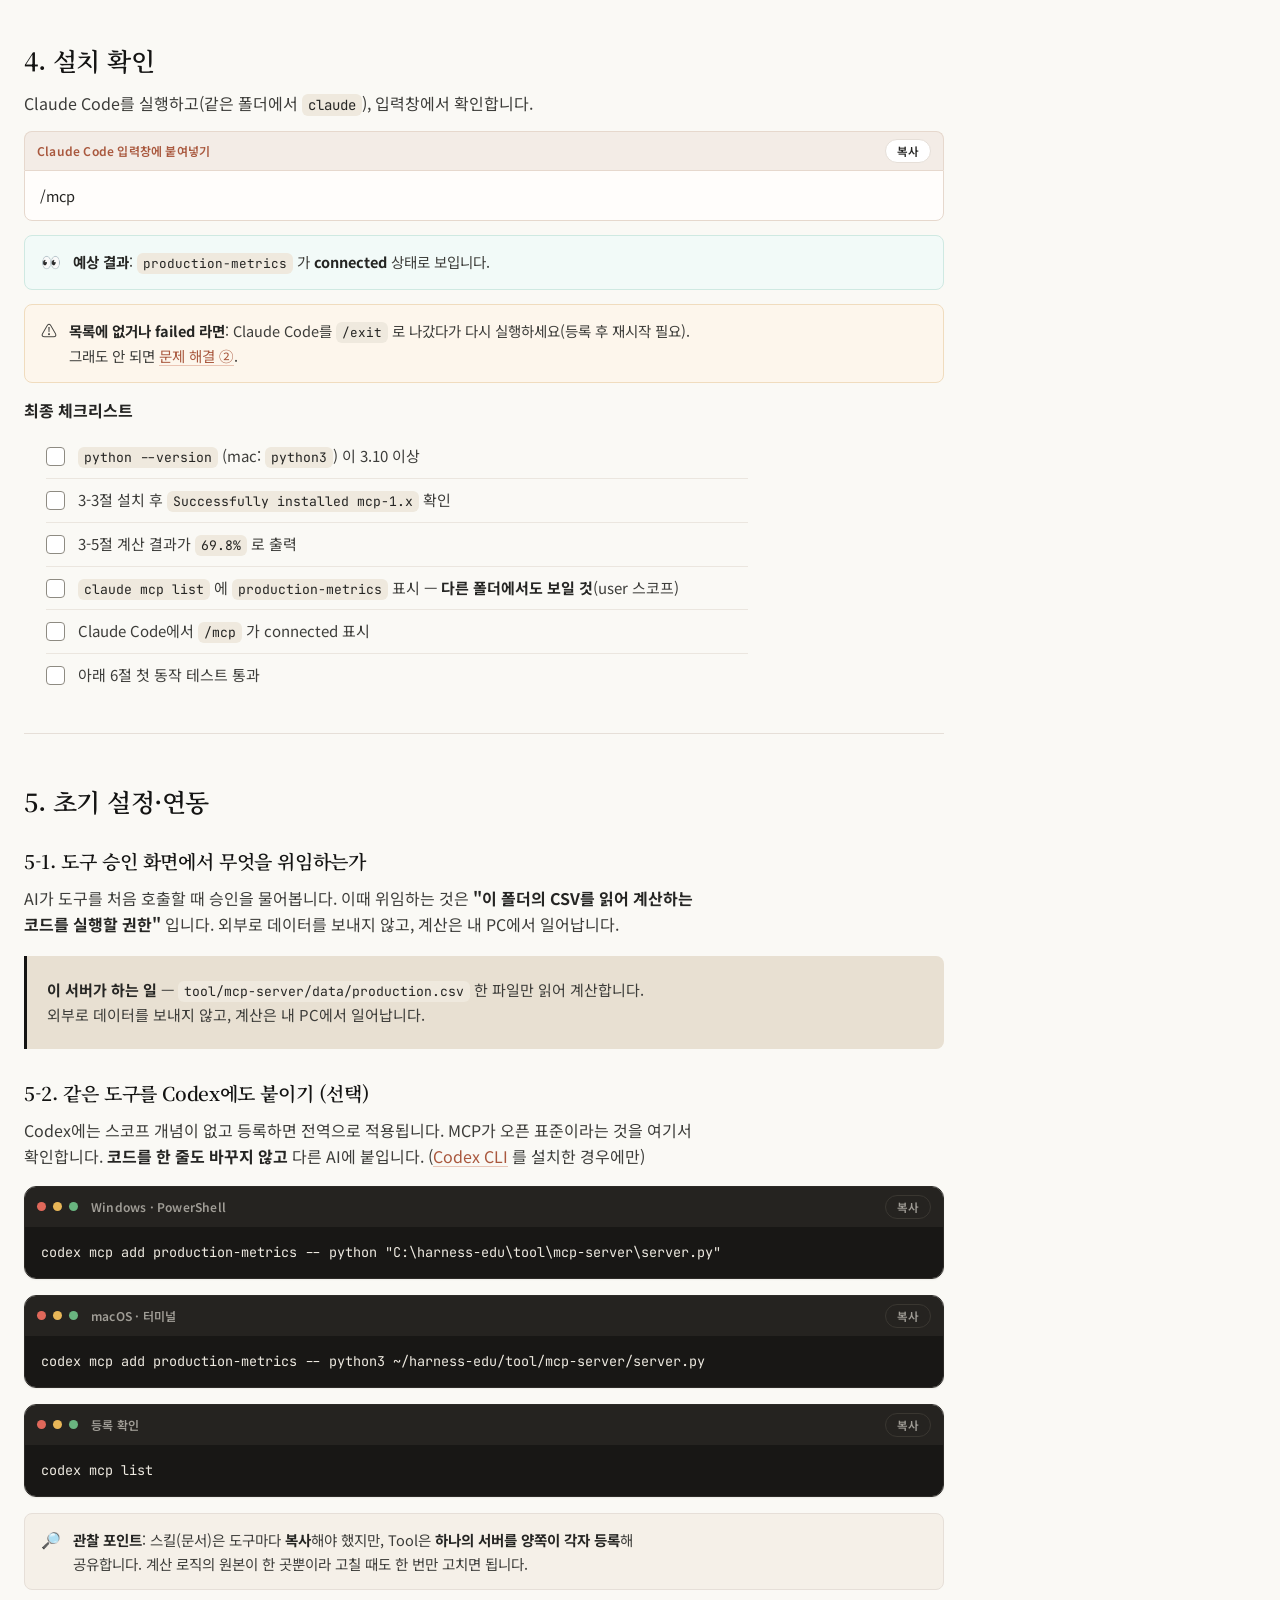
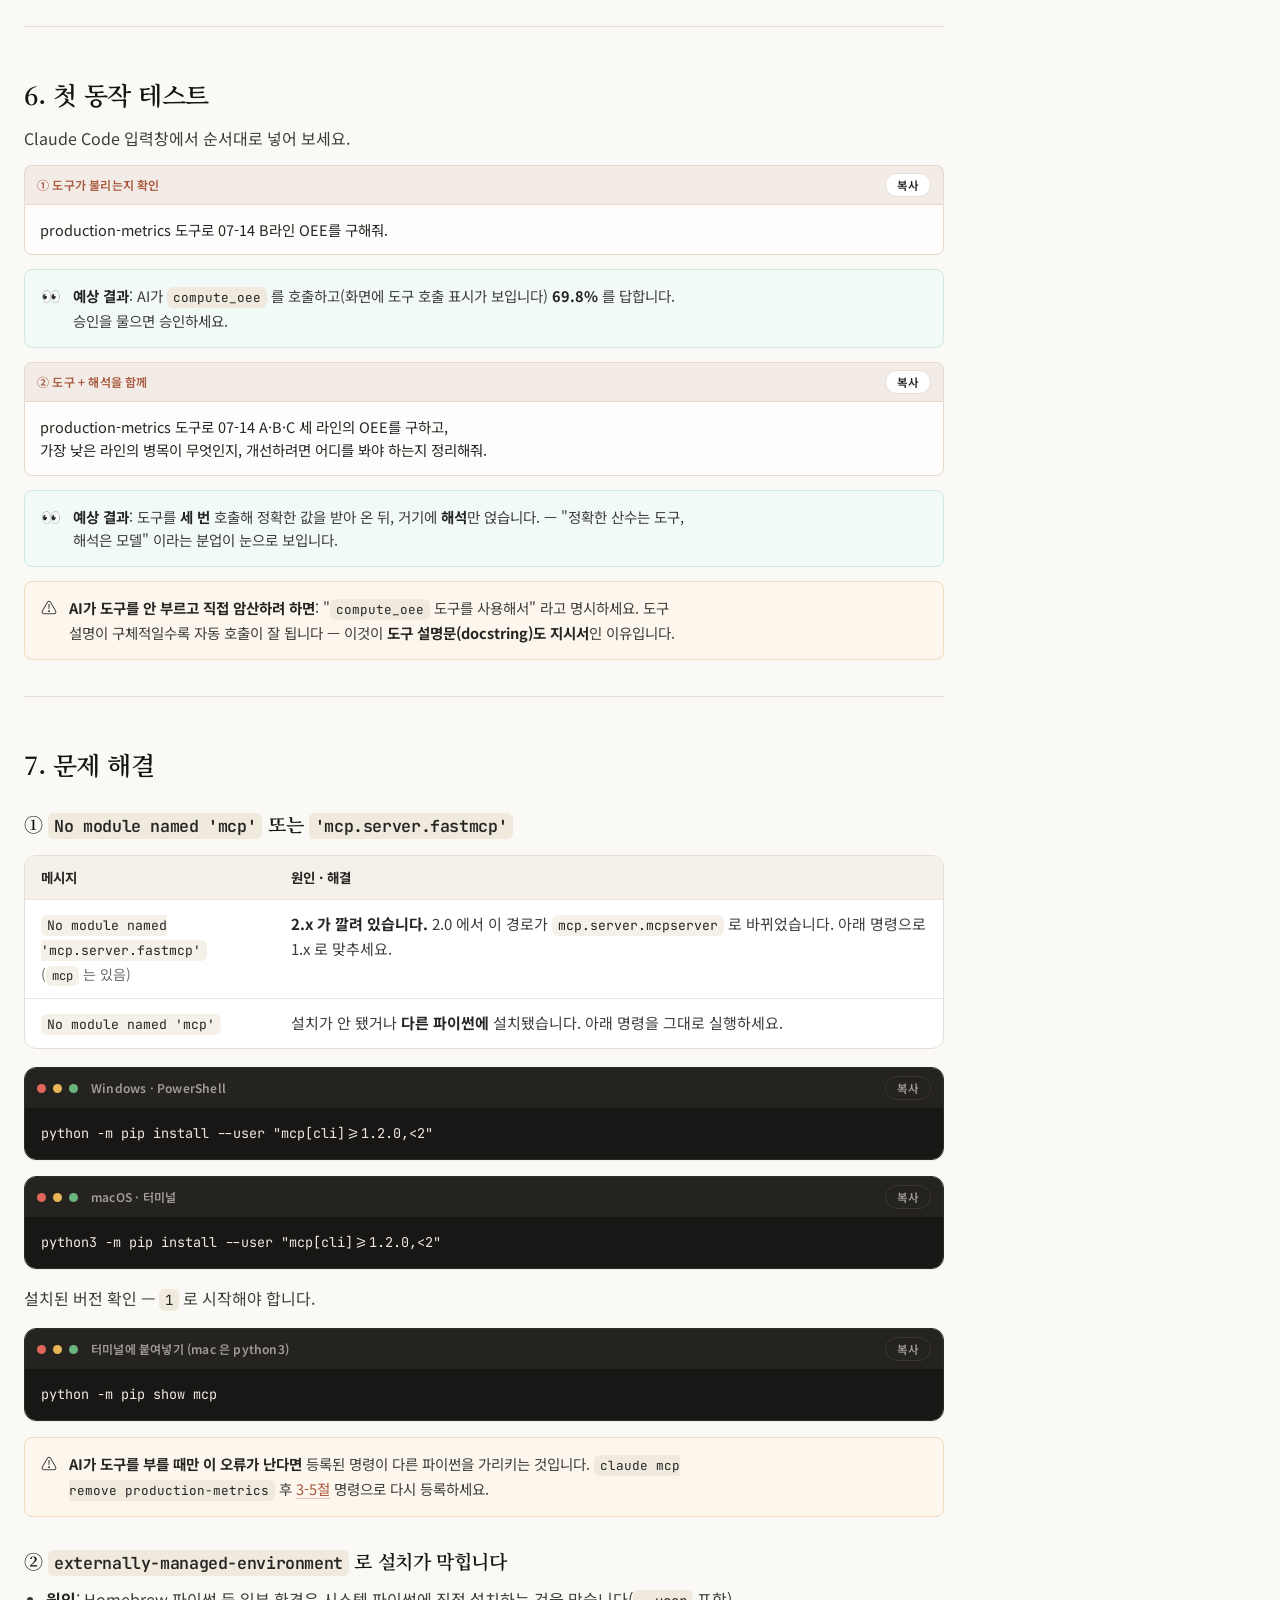
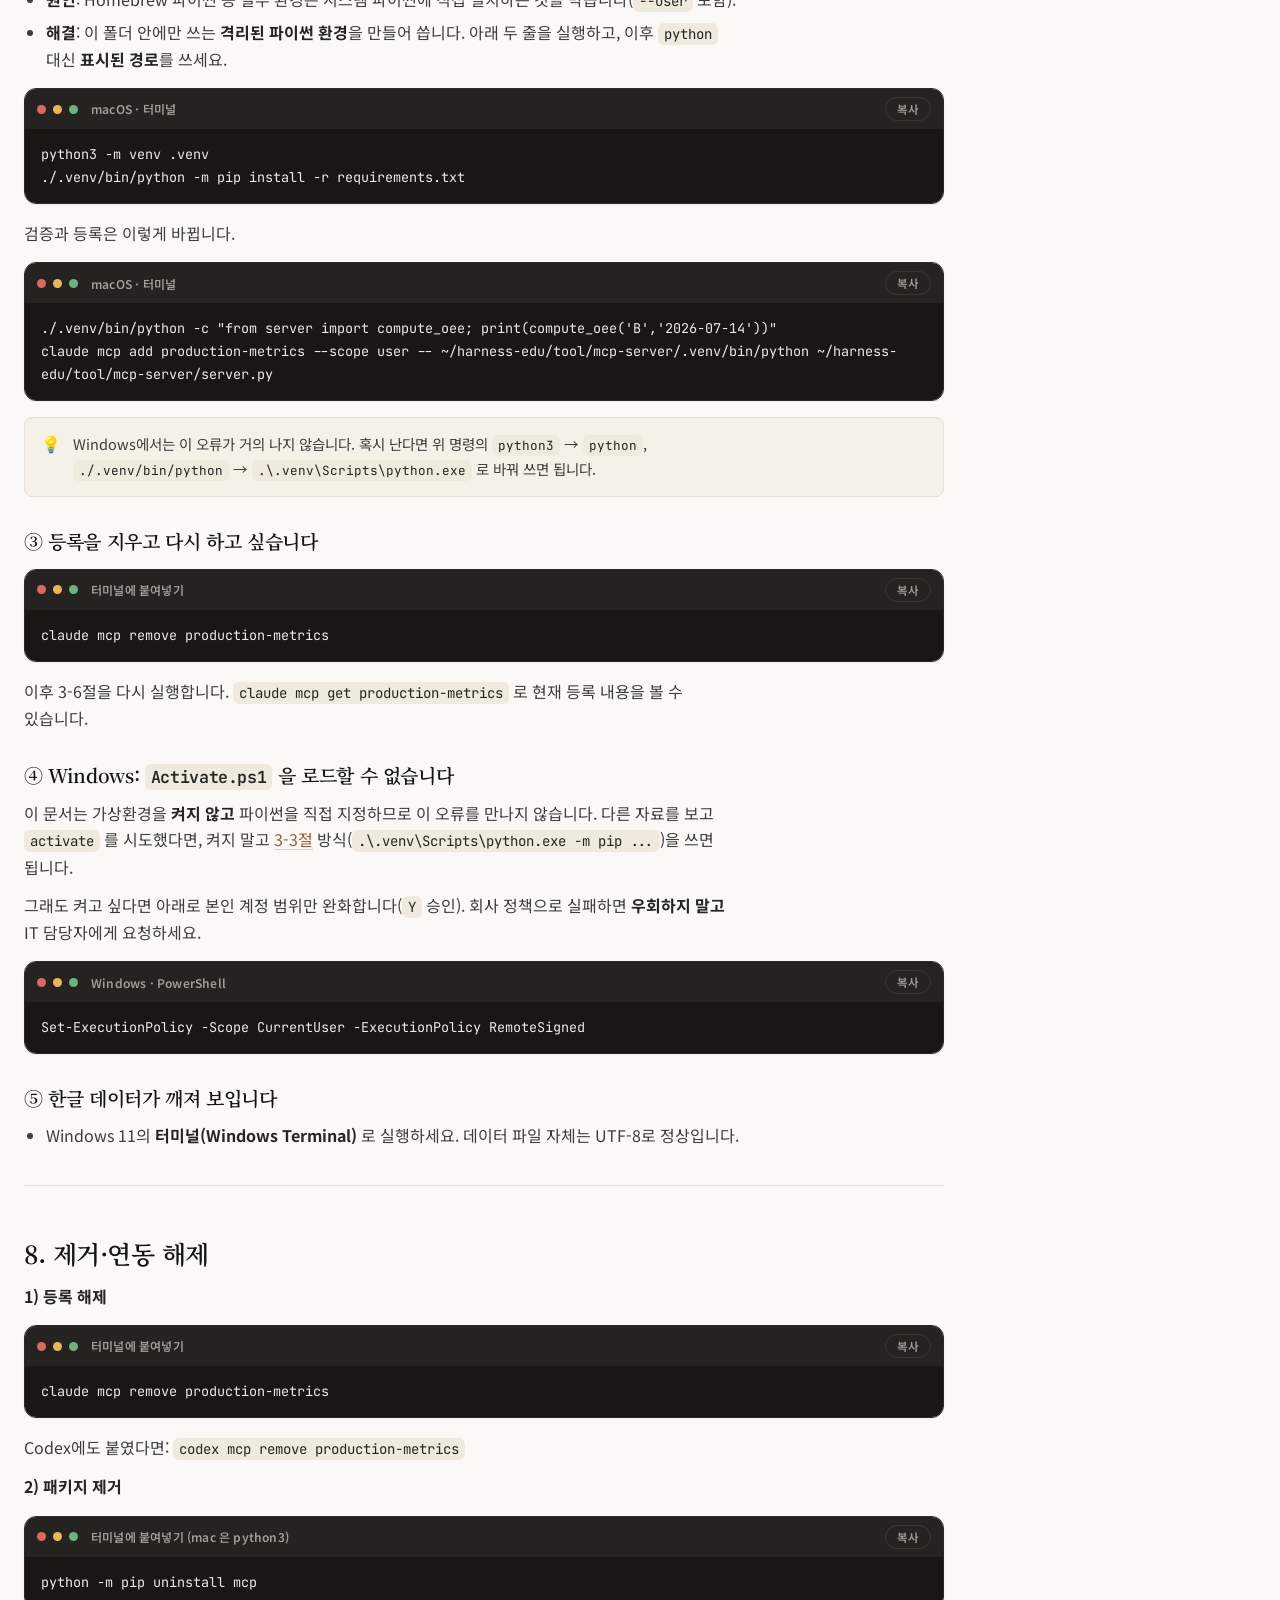
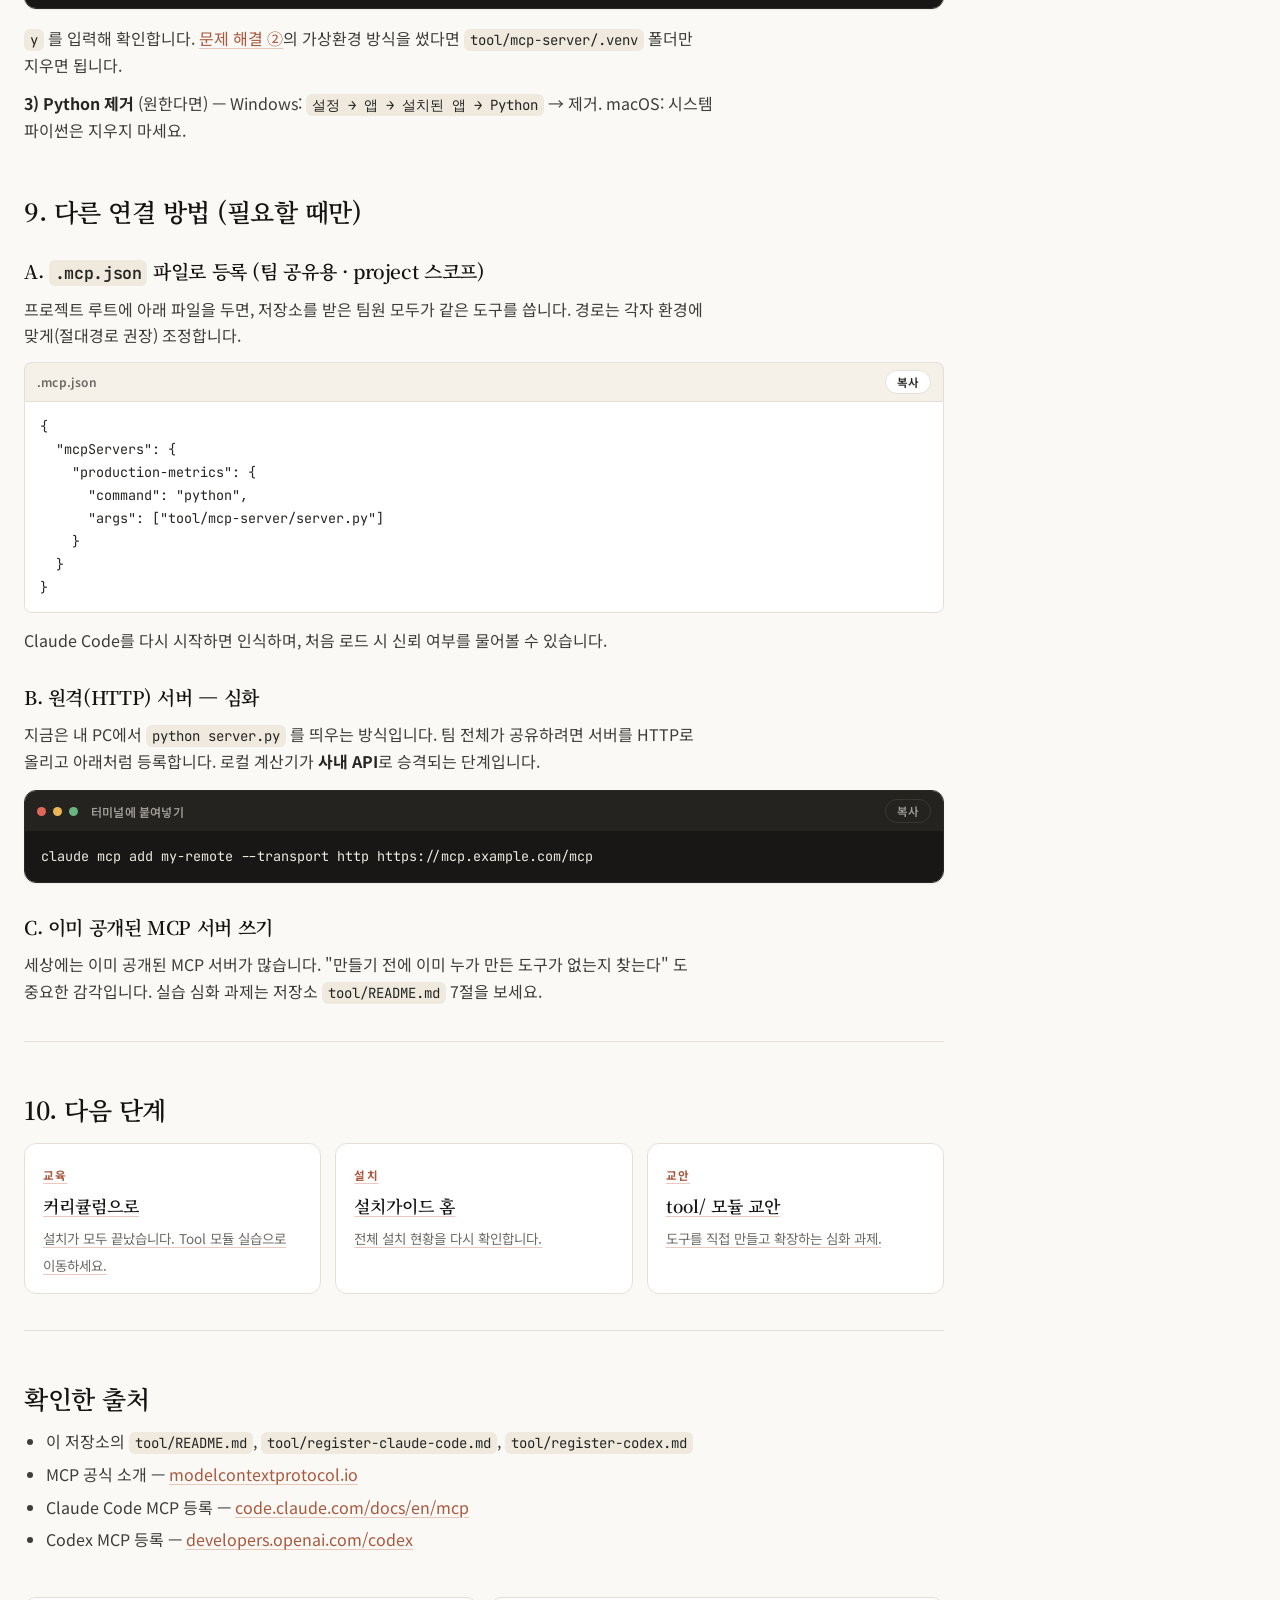
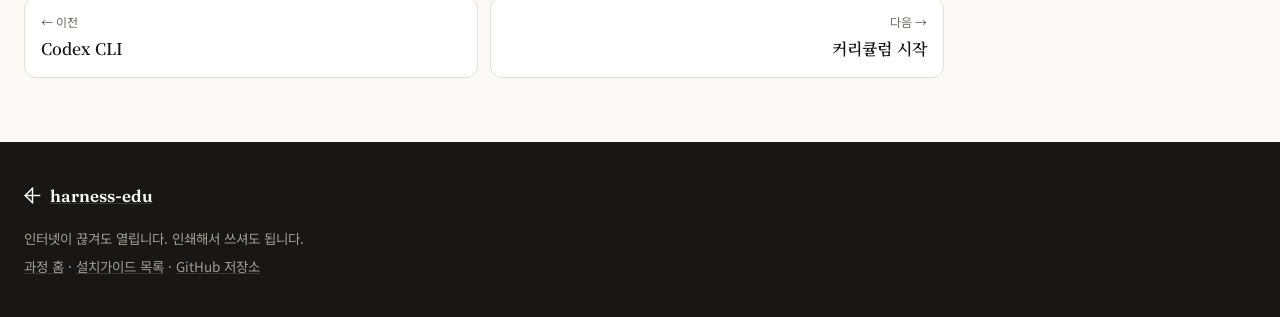
<file: docs/install/mcp-server.html>
<!doctype html>
<html lang="ko">
<head>
<meta charset="utf-8">
<meta name="viewport" content="width=device-width, initial-scale=1">
<title>MCP 서버 설치가이드 — 나만의 도구 붙이기 · harness-edu2</title>
<meta name="description" content="파이썬 40줄로 만든 계산 도구(MCP 서버)를 Claude Code와 Codex에 붙입니다. 코드를 몰라도 순서대로 따라 할 수 있습니다.">
<link rel="icon" href="data:image/svg+xml,%3Csvg xmlns='http://www.w3.org/2000/svg' viewBox='0 0 24 24'%3E%3Crect width='24' height='24' fill='%23faf9f5'/%3E%3Cg fill='%23141413'%3E%3Crect x='11' y='1' width='2' height='22'/%3E%3Crect x='1' y='11' width='22' height='2'/%3E%3Crect x='3.8' y='3.8' width='2' height='16.4' transform='rotate(45 12 12)'/%3E%3Crect x='3.8' y='3.8' width='2' height='16.4' transform='rotate(-45 12 12)'/%3E%3C/g%3E%3C/svg%3E">
<link rel="preconnect" href="https://fonts.googleapis.com">
<link rel="preconnect" href="https://fonts.gstatic.com" crossorigin>
<link href="https://fonts.googleapis.com/css2?family=Fraunces:opsz,wght@9..144,400;9..144,600&family=Noto+Sans+KR:wght@400;500;700&family=Noto+Serif+KR:wght@500;600&family=JetBrains+Mono:wght@400;500&display=swap" rel="stylesheet">
<link rel="stylesheet" href="../assets/site.css">
</head>
<body data-page="install-mcp-server">
<a class="skip-link" href="#main">본문으로 건너뛰기</a>

<header class="topnav"><div class="wrap">
  <a class="brand" href="../index.html">
    <span class="spike" aria-hidden="true"><svg viewBox="0 0 24 24"><g fill="#141413"><rect x="11" y="1" width="2" height="22"/><rect x="1" y="11" width="22" height="2"/><rect x="3.8" y="3.8" width="2" height="16.4" transform="rotate(45 12 12)"/><rect x="3.8" y="3.8" width="2" height="16.4" transform="rotate(-45 12 12)"/></g></svg></span>
    <span class="brand-full">harness-edu2</span>
  </a>
  <nav aria-label="주요 메뉴">
    <a href="../index.html">과정 홈</a>
    <a href="../concept.html">개념</a>
    <a href="../practice/1-youtube.html">실습 1</a>
    <a href="../practice/2-marketing.html">실습 2</a>
    <a href="../practice/3-pptx.html">실습 3</a>
    <a href="../slides/index.html">슬라이드</a>
    <a href="index.html" aria-current="page">설치가이드</a>
  </nav>
</div></header>

<div class="wrap page-head">
  <div class="eyebrow">설치가이드 · 나만의 도구(Tool) 붙이기</div>
  <h1>MCP 서버 설치가이드</h1>
  <p class="sub">AI가 못 하는 일(정확한 계산)을 코드에 맡깁니다. 파이썬 40줄짜리 계산기를 Claude Code와 Codex 양쪽에 붙여 봅니다. <strong>코드를 몰라도 순서대로 따라 하면 됩니다.</strong></p>
  <div class="meta">
    <span class="badge">설치 3 / 3</span>
    <span>💻 Windows / 🍎 macOS</span>
    <span class="badge-opt">🐍 Python 필요 — 이 문서에서만</span>
  </div>
</div>

<div class="wrap layout">
  <main id="main" class="main-col">
    <article class="prose">

<blockquote>
  <p><strong>작성일</strong>: 2026-08-20<br>
  <strong>선행 조건</strong>: <a href="setup-windows.html">공통 준비</a> 완료 (실습 저장소를 이미 받아 둔 상태)<br>
  <strong>대상 실습</strong>: 저장소의 <code>tool/</code> 모듈 — 생산지표(OEE) 계산 도구<br>
  <strong>끝나면</strong>: Claude Code가 &quot;B라인 어제 OEE 알려줘&quot; 를 <strong>암산하지 않고 도구를 호출해</strong> 답하는 상태</p>
</blockquote>

<hr>

<h2 id="빠른-설치">빠른 설치 (아는 사람용)</h2>

<p class="muted">전제: 공통 준비 완료 + <code>python --version</code>(Mac은 <code>python3</code>)이 <strong>3.10 이상</strong>.</p>

<div class="code-card is-term"><div class="terminal"><div class="terminal-bar"><i></i><i></i><i></i><span>① Windows · PowerShell 에만</span><button type="button" class="copy-btn" data-copy>복사</button></div><div class="terminal-body"><pre>cd C:\harness-edu\tool\mcp-server
python -m pip install --user -r requirements.txt
claude mcp add production-metrics --scope user -- python C:\harness-edu\tool\mcp-server\server.py</pre></div></div></div>

<div class="code-card is-term"><div class="terminal"><div class="terminal-bar"><i></i><i></i><i></i><span>① macOS · 터미널 에만</span><button type="button" class="copy-btn" data-copy>복사</button></div><div class="terminal-body"><pre>cd ~/harness-edu/tool/mcp-server
python3 -m pip install --user -r requirements.txt
claude mcp add production-metrics --scope user -- python3 ~/harness-edu/tool/mcp-server/server.py</pre></div></div></div>

<p><strong>②</strong> 확인 → Claude Code 실행 → 입력창에서 도구 호출</p>
<div class="code-card is-term"><div class="terminal"><div class="terminal-bar"><i></i><i></i><i></i><span>터미널에 붙여넣기</span><button type="button" class="copy-btn" data-copy>복사</button></div><div class="terminal-body"><pre>claude mcp list</pre></div></div></div>
<div class="code-card is-prompt"><div class="code-bar"><span class="code-label">Claude Code 입력창에 붙여넣기</span><button type="button" class="copy-btn" data-copy>복사</button></div><pre>production-metrics 도구로 07-14 B라인 OEE를 구해줘.</pre></div>

<hr>

<h2 id="1-이-도구는-무엇인가">1. 이 도구는 무엇인가</h2>

<p><strong>MCP 서버</strong> 는 AI에게 붙이는 <strong>계산기</strong>입니다. 이 과정에서 배우는 세 축 중 마지막인 <strong>Tool</strong> 에 해당합니다.</p>

<div class="table-wrap"><table>
<thead><tr><th>축</th><th>무엇인가</th><th>형태</th><th>같은 질문에 같은 답?</th></tr></thead>
<tbody>
<tr><td><strong>Agent</strong></td><td>역할·경계 (누가)</td><td>지시문 파일</td><td>—</td></tr>
<tr><td><strong>Skill</strong></td><td>지식·절차 (무엇을·어떻게)</td><td>AI가 읽는 문서</td><td>✗ 모델이 해석</td></tr>
<tr><td><strong>Tool</strong></td><td>실행 수단 (무엇으로)</td><td><strong>실제 코드</strong></td><td>✓ 항상 같음</td></tr>
</tbody></table></div>

<p>왜 필요한지는 한 번 보면 바로 이해됩니다. &quot;B라인 어제 OEE(설비종합효율) 알려줘&quot; 를 물었을 때—</p>

<div class="code-card is-out"><div class="code-bar"><span class="code-label">도구 없이 — AI가 암산</span></div><pre>가동률 0.75쯤, 성능 0.94쯤... OEE 대략 70% 안팎으로 보입니다</pre></div>

<div class="code-card is-out"><div class="code-bar"><span class="code-label">도구 있이 — 코드가 계산</span></div><pre>{ "availability": 0.75, "performance": 0.9444, "quality": 0.9853,
  "oee": 0.6979, "oee_pct": "69.8%", "bottleneck": "가동률" }</pre></div>

<p>앞은 그럴듯하지만 <strong>검증할 수 없고 매번 값이 다릅니다.</strong> 뒤는 몇 번을 돌려도 <strong>69.8%</strong> 이고, 병목이 가동률이라는 <strong>진단</strong>까지 코드가 계산합니다.</p>

<blockquote>
  <p><strong>왜 MCP인가</strong>: MCP(Model Context Protocol)는 Anthropic이 공개한 <strong>오픈 표준</strong>입니다. 서버 하나를 만들어 두면 <strong>Claude Code도, Codex도, 앞으로 나올 다른 AI도 그대로 씁니다.</strong> 사내 계산 도구를 &quot;도구별로 다시 만들지 않는&quot; 방법이고, 이것이 이 실습의 핵심 메시지입니다.</p>
</blockquote>

<p>이 실습에서 붙이는 서버(<code>production-metrics</code>)에는 도구가 3개 있습니다.</p>
<div class="table-wrap"><table>
<thead><tr><th>도구</th><th>하는 일</th></tr></thead>
<tbody>
<tr><td><code>list_records</code></td><td>조회 가능한 라인·날짜 목록</td></tr>
<tr><td><code>compute_oee</code></td><td>지정한 라인·날짜의 OEE 계산 + 병목 진단</td></tr>
<tr><td><code>defect_ppm</code></td><td>불량률(ppm) 계산</td></tr>
</tbody></table></div>

<hr>

<h2 id="2-설치-전-확인">2. 설치 전 확인</h2>

<div class="table-wrap"><table>
<thead><tr><th>항목</th><th>필요한 것</th><th>확인·대처</th></tr></thead>
<tbody>
<tr><td>선행 설치</td><td>공통 준비 <strong>전체</strong> 완료 + 실습 저장소</td><td><a href="setup-windows.html">Windows</a> / <a href="setup-mac.html">macOS</a></td></tr>
<tr><td><strong>Python</strong></td><td>3.10 이상</td><td><strong>이 문서에만 필요합니다.</strong> 절차는 공통 준비 <a href="setup-windows.html#3-9-python-설치">Win 3-9절(선택)</a> / <a href="setup-mac.html#3-9-python-설치">Mac 3-9절(선택)</a> — 건너뛰었으면 3-1절에서 안내합니다</td></tr>
<tr><td>Codex (선택)</td><td>같은 도구를 Codex에도 붙일 때만</td><td><a href="codex.html">Codex CLI 설치가이드</a></td></tr>
<tr><td>관리자 권한</td><td>필요 없음</td><td>패키지를 <code>--user</code> 로 내 계정에만 설치합니다</td></tr>
</tbody></table></div>

<section class="callout callout-stop"><span class="callout-icon" aria-hidden="true">📌</span><div class="callout-body">
<p><strong>이 문서는 선택 학습입니다 — 이 과정의 실습 1·2·3에는 필요하지 않습니다.</strong></p>
<p><strong>Python이 필요한 문서는 이것뿐입니다.</strong> 공통 준비에서 Python 절(선택)을 건너뛰었다면 지금 하고 오세요 — <a href="setup-windows.html#3-9-python-설치">Windows 3-9절</a> / <a href="setup-mac.html#3-9-python-설치">macOS 3-9절</a>. 거기서 끝내고 오면 <strong>이 문서는 금방</strong> 끝납니다. 여기서 다루는 것은 <strong>패키지 하나 설치 + Claude Code에 연결</strong>, 두 가지뿐입니다.</p>
<p class="muted">Python을 쓰는 것은 이 선택 문서뿐입니다. 이 과정의 실습 1·2·3에는 필요하지 않습니다.</p>
</div></section>

<blockquote class="rule">
  <p><strong>내 PC에 무엇이 남나</strong>: 이 실습이 설치하는 것은 <strong>파이썬 패키지 하나</strong>(<code>mcp</code>)뿐이고, <code>--user</code> 옵션으로 <strong>내 계정에만</strong> 들어갑니다. 관리자 권한이 필요 없고, 정리는 <code>python -m pip uninstall mcp</code> 한 줄입니다.</p>
</blockquote>

<hr>

<h2 id="3-설치-절차">3. 설치 절차</h2>

<h3 id="3-1-python-확인">3-1. Python이 준비됐는지 확인</h3>

<p><strong>Python 설치 절차는 공통 준비의 3-9절(선택)에 있습니다.</strong> 그 절을 건너뛰었다면 지금 하고 오세요 — 여기서는 준비가 됐는지만 확인합니다.</p>

<p><strong>Windows</strong></p>
<div class="code-card is-term"><div class="terminal"><div class="terminal-bar"><i></i><i></i><i></i><span>PowerShell에 붙여넣기</span><button type="button" class="copy-btn" data-copy>복사</button></div><div class="terminal-body"><pre>python --version</pre></div></div></div>

<p><strong>macOS</strong></p>
<div class="code-card is-term"><div class="terminal"><div class="terminal-bar"><i></i><i></i><i></i><span>터미널에 붙여넣기</span><button type="button" class="copy-btn" data-copy>복사</button></div><div class="terminal-body"><pre>python3 --version</pre></div></div></div>

<section class="callout callout-expect"><span class="callout-icon" aria-hidden="true">👀</span><div class="callout-body"><p><strong>예상 결과</strong>: <code>Python 3.13.1</code> 처럼 <strong>3.10 이상</strong>이면 다음 절로 넘어갑니다.</p></div></section>

<section class="callout callout-warn"><span class="callout-icon" aria-hidden="true">⚠️</span><div class="callout-body"><p><strong>버전이 안 나오거나 3.10 미만이면</strong> 공통 준비의 <strong>3-9절(선택)</strong>을 먼저 하세요 — <a href="setup-windows.html#3-9-python-설치">Windows 3-9절</a> / <a href="setup-mac.html#3-9-python-설치">macOS 3-9절</a>. <strong>여기서 되돌아가는 것이 정상입니다.</strong> 이 문서는 Python이 있다는 전제로 시작합니다.</p></div></section>

<section class="callout callout-stop"><span class="callout-icon" aria-hidden="true">🐍</span><div class="callout-body">
<p><strong>파이썬을 부르는 이름이 OS마다 다릅니다. 이 문서에서 계속 나오니 여기서 한 번에 정리합니다.</strong></p>
<div class="table-wrap"><table>
<thead><tr><th style="width:120px">내 PC</th><th>쓰는 명령</th><th>다른 쪽 명령을 쓰면</th></tr></thead>
<tbody>
<tr><td><strong>Windows</strong></td><td><code>python</code></td><td><code>python3</code> → <strong>&quot;앱 실행 별칭&quot; 오류</strong> 또는 Microsoft Store 창이 열립니다</td></tr>
<tr><td><strong>macOS</strong></td><td><code>python3</code></td><td><code>python</code> → <code>command not found</code></td></tr>
</tbody></table></div>
<p>아래 모든 명령 블록에는 <strong>Windows · macOS 라벨</strong>이 붙어 있습니다. <strong>본인 OS 라벨이 붙은 것만</strong> 복사하세요.</p>
</div></section>

<h3 id="3-2-실습-폴더로-이동">3-2. 도구 폴더로 이동</h3>

<p><strong>Windows</strong></p>
<div class="code-card is-term"><div class="terminal"><div class="terminal-bar"><i></i><i></i><i></i><span>PowerShell에 붙여넣기</span><button type="button" class="copy-btn" data-copy>복사</button></div><div class="terminal-body"><pre>cd C:\harness-edu\tool\mcp-server</pre></div></div></div>

<p><strong>macOS</strong></p>
<div class="code-card is-term"><div class="terminal"><div class="terminal-bar"><i></i><i></i><i></i><span>터미널에 붙여넣기</span><button type="button" class="copy-btn" data-copy>복사</button></div><div class="terminal-body"><pre>cd ~/harness-edu/tool/mcp-server</pre></div></div></div>

<p>파일이 맞게 있는지 확인합니다.</p>
<div class="code-card is-term"><div class="terminal"><div class="terminal-bar"><i></i><i></i><i></i><span>터미널에 붙여넣기</span><button type="button" class="copy-btn" data-copy>복사</button></div><div class="terminal-body"><pre>ls</pre></div></div></div>

<section class="callout callout-expect"><span class="callout-icon" aria-hidden="true">👀</span><div class="callout-body">
<p><strong>예상 결과</strong>: 세 항목이 보입니다.</p>
<div class="code-card is-out"><div class="code-bar"><span class="code-label">예상 화면</span></div><pre>data    requirements.txt    server.py</pre></div>
</div></section>

<section class="callout callout-warn"><span class="callout-icon" aria-hidden="true">⚠️</span><div class="callout-body"><p><strong>경로를 찾을 수 없다고 나오면</strong>: 공통 준비의 <code>git clone</code> 단계가 빠졌습니다. <a href="setup-windows.html#3-6-실습-저장소-받기">실습 저장소 받기</a>를 먼저 하세요.</p></div></section>

<h3 id="3-3-도구-준비">3-3. 패키지 설치 (한 줄)</h3>

<p>이 도구가 쓰는 패키지 하나만 설치합니다. <strong>본인 OS 것만</strong> 쓰세요.</p>

<div class="code-card is-term"><div class="terminal"><div class="terminal-bar"><i></i><i></i><i></i><span>Windows · PowerShell</span><button type="button" class="copy-btn" data-copy>복사</button></div><div class="terminal-body"><pre>python -m pip install --user -r requirements.txt</pre></div></div></div>

<div class="code-card is-term"><div class="terminal"><div class="terminal-bar"><i></i><i></i><i></i><span>macOS · 터미널</span><button type="button" class="copy-btn" data-copy>복사</button></div><div class="terminal-body"><pre>python3 -m pip install --user -r requirements.txt</pre></div></div></div>

<section class="callout callout-expect"><span class="callout-icon" aria-hidden="true">👀</span><div class="callout-body">
<p><strong>예상 결과</strong>: 설치 로그가 흐르고 마지막에 <code>Successfully installed mcp-1.x.x ...</code> 가 나옵니다. 1~3분.</p>
<div class="code-card is-out"><div class="code-bar"><span class="code-label">예상 화면 (마지막 줄)</span></div><pre>Successfully installed mcp-1.19.0 ...   ← 1 로 시작하면 정상</pre></div>
</div></section>

<section class="callout callout-warn"><span class="callout-icon" aria-hidden="true">⚠️</span><div class="callout-body">
<p><strong>이렇게 나오면 오류</strong></p>
<ul>
<li><code>ERROR: Could not find a version...</code> / 시간 초과 → 사내 프록시가 파이썬 저장소를 막고 있습니다. 휴대폰 테더링으로 재시도하고, 계속 막히면 IT 담당자에게 <code>pypi.org</code> 접근을 요청하세요.</li>
<li><code>python</code> 을 찾을 수 없다 → <a href="#3-1-python-확인">3-1절</a>로. Windows는 <code>python</code>, macOS는 <code>python3</code> 입니다.</li>
<li><code>externally-managed-environment</code> (주로 Homebrew 파이썬) → <a href="#문제-2">문제 해결 ②</a>의 가상환경 방식을 쓰세요.</li>
<li><code>requirements.txt</code> 가 없다 → <code>tool/mcp-server</code> 폴더가 아닌 곳입니다. <a href="#3-2-실습-폴더로-이동">3-2절</a>로.</li>
</ul>
</div></section>

<blockquote>
  <p><strong><code>--user</code> 는 무슨 뜻인가</strong> — 내 계정에만 설치한다는 뜻입니다. 관리자 권한이 필요 없고, 다른 사용자 환경을 건드리지 않습니다. 나중에 지울 때는 <code>python -m pip uninstall mcp</code> 한 줄입니다.</p>
  <p><strong>버전은 <code>requirements.txt</code> 에 <code>&lt;2</code> 로 고정되어 있습니다.</strong> MCP 패키지 2.0 에서 FastMCP 위치가 <code>mcp.server.fastmcp</code> → <code>mcp.server.mcpserver</code> 로 바뀌어, 2.x 를 설치하면 이 실습의 <code>server.py</code> 가 동작하지 않습니다.</p>
</blockquote>

<h3 id="3-4-계산-확인">3-4. 계산이 맞는지 확인</h3>

<p>AI에 붙이기 전에 계산 자체를 확인합니다. (AI 없이 코드만 실행)</p>

<div class="code-card is-term"><div class="terminal"><div class="terminal-bar"><i></i><i></i><i></i><span>Windows · PowerShell</span><button type="button" class="copy-btn" data-copy>복사</button></div><div class="terminal-body"><pre>python -c "from server import compute_oee; print(compute_oee('B','2026-07-14'))"</pre></div></div></div>

<div class="code-card is-term"><div class="terminal"><div class="terminal-bar"><i></i><i></i><i></i><span>macOS · 터미널</span><button type="button" class="copy-btn" data-copy>복사</button></div><div class="terminal-body"><pre>python3 -c "from server import compute_oee; print(compute_oee('B','2026-07-14'))"</pre></div></div></div>

<section class="callout callout-expect"><span class="callout-icon" aria-hidden="true">👀</span><div class="callout-body">
<p><strong>예상 결과</strong>: 계산 결과가 그대로 출력됩니다.</p>
<div class="code-card is-out"><div class="code-bar"><span class="code-label">예상 화면</span></div><pre>{'availability': 0.75, 'performance': 0.9444, 'quality': 0.9853,
 'oee': 0.6979, 'oee_pct': '69.8%', 'bottleneck': '가동률'}</pre></div>
<p>몇 번을 실행해도 값이 같습니다. 이것이 Skill(암산)과 결정적으로 다른 점입니다.</p>
</div></section>

<section class="callout callout-warn"><span class="callout-icon" aria-hidden="true">⚠️</span><div class="callout-body">
<p><strong>이렇게 나오면 오류</strong></p>
<ul>
<li><code>No module named 'mcp.server.fastmcp'</code> → 2.x 가 깔려 있습니다 → <a href="#문제-1">문제 해결 ①</a></li>
<li><code>No module named 'mcp'</code> → 3-3절 설치가 안 됐거나 다른 파이썬에 설치됐습니다 → <a href="#문제-1">문제 해결 ①</a></li>
<li><code>No module named 'server'</code> → <code>tool/mcp-server</code> 폴더가 아닌 곳입니다 (<code>ls</code> 에 <code>server.py</code> 가 보여야 합니다)</li>
</ul>
</div></section>

<h3 id="3-5-claude-code에-등록">3-5. Claude Code에 등록 (스코프 주의)</h3>

<p><code>tool/mcp-server</code> 폴더에서 실행합니다.</p>

<section class="callout callout-stop"><span class="callout-icon" aria-hidden="true">📌</span><div class="callout-body">
<p><strong><code>--scope user</code> 를 꼭 붙이세요.</strong> 붙이지 않으면 기본값이 <strong>local</strong> 이라서 <strong>지금 이 폴더에서만</strong> 도구가 보입니다.</p>
<div class="table-wrap"><table>
<thead><tr><th style="width:110px">스코프</th><th>어디서 보이나</th><th>이 과정에서</th></tr></thead>
<tbody>
<tr><td><strong>user</strong></td><td>내 계정의 <strong>모든 폴더</strong></td><td><strong>✅ 이것을 사용</strong></td></tr>
<tr><td>local <span class="muted">(기본값)</span></td><td>등록한 그 폴더에서만, 나만</td><td>❌ 다른 폴더로 옮기면 도구가 사라집니다</td></tr>
<tr><td>project</td><td><code>.mcp.json</code> 으로 팀 공유</td><td>△ 팀에 배포할 때 (9-A절 참고)</td></tr>
</tbody></table></div>
</div></section>

<p><strong>Windows</strong></p>
<div class="code-card is-term"><div class="terminal"><div class="terminal-bar"><i></i><i></i><i></i><span>Windows · PowerShell</span><button type="button" class="copy-btn" data-copy>복사</button></div><div class="terminal-body"><pre>claude mcp add production-metrics --scope user -- python C:\harness-edu\tool\mcp-server\server.py</pre></div></div></div>

<p><strong>macOS</strong></p>
<div class="code-card is-term"><div class="terminal"><div class="terminal-bar"><i></i><i></i><i></i><span>macOS · 터미널</span><button type="button" class="copy-btn" data-copy>복사</button></div><div class="terminal-body"><pre>claude mcp add production-metrics --scope user -- python3 ~/harness-edu/tool/mcp-server/server.py</pre></div></div></div>

<section class="callout callout-expect"><span class="callout-icon" aria-hidden="true">👀</span><div class="callout-body"><p><strong>예상 결과</strong>: 서버가 등록됐다는 메시지가 나옵니다. <code>--</code> 뒤가 &quot;서버를 실행하는 명령&quot;입니다.</p></div></section>

<section class="callout callout-tip"><span class="callout-icon" aria-hidden="true">💡</span><div class="callout-body"><p><strong><code>server.py</code> 는 전체 경로로 씁니다.</strong> user 스코프는 다른 폴더에서도 이 서버를 띄우기 때문에, 상대경로로 등록하면 그 폴더에서 파일을 찾지 못합니다. 저장소를 다른 곳에 받았다면 위 경로만 본인 것으로 바꾸세요.</p></div></section>

<p>등록 목록을 확인합니다.</p>
<div class="code-card is-term"><div class="terminal"><div class="terminal-bar"><i></i><i></i><i></i><span>터미널에 붙여넣기</span><button type="button" class="copy-btn" data-copy>복사</button></div><div class="terminal-body"><pre>claude mcp list</pre></div></div></div>

<section class="callout callout-expect"><span class="callout-icon" aria-hidden="true">👀</span><div class="callout-body"><p><strong>예상 결과</strong>: 목록에 <code>production-metrics</code> 가 보입니다. 스코프까지 확인하려면 <code>claude mcp get production-metrics</code> 를 실행하세요.</p></div></section>

<section class="callout callout-tip"><span class="callout-icon" aria-hidden="true">🔎</span><div class="callout-body"><p><strong>다른 폴더에서도 되는지 확인</strong>해 보세요. 아무 폴더로 <code>cd</code> 한 뒤 <code>claude mcp list</code> 에 여전히 보이면 user 스코프로 잘 등록된 것입니다. local 이면 목록에서 사라집니다.</p></div></section>

<blockquote>
  <p><strong>잘못 등록했다면</strong> 지우고 다시 하면 됩니다 — <code>claude mcp remove production-metrics</code> 후 위 명령을 <code>--scope user</code> 를 붙여 재실행하세요.</p>
</blockquote>

<hr>

<h2 id="4-설치-확인">4. 설치 확인</h2>

<p>Claude Code를 실행하고(같은 폴더에서 <code>claude</code>), 입력창에서 확인합니다.</p>

<div class="code-card is-prompt"><div class="code-bar"><span class="code-label">Claude Code 입력창에 붙여넣기</span><button type="button" class="copy-btn" data-copy>복사</button></div><pre>/mcp</pre></div>

<section class="callout callout-expect"><span class="callout-icon" aria-hidden="true">👀</span><div class="callout-body"><p><strong>예상 결과</strong>: <code>production-metrics</code> 가 <strong>connected</strong> 상태로 보입니다.</p></div></section>

<section class="callout callout-warn"><span class="callout-icon" aria-hidden="true">⚠️</span><div class="callout-body"><p><strong>목록에 없거나 failed 라면</strong>: Claude Code를 <code>/exit</code> 로 나갔다가 다시 실행하세요(등록 후 재시작 필요). 그래도 안 되면 <a href="#문제-2">문제 해결 ②</a>.</p></div></section>

<p><strong>최종 체크리스트</strong></p>
<ul class="checklist">
<li><code>python --version</code> (mac: <code>python3</code>) 이 3.10 이상</li>
<li>3-3절 설치 후 <code>Successfully installed mcp-1.x</code> 확인</li>
<li>3-5절 계산 결과가 <code>69.8%</code> 로 출력</li>
<li><code>claude mcp list</code> 에 <code>production-metrics</code> 표시 — <strong>다른 폴더에서도 보일 것</strong>(user 스코프)</li>
<li>Claude Code에서 <code>/mcp</code> 가 connected 표시</li>
<li>아래 6절 첫 동작 테스트 통과</li>
</ul>

<hr>

<h2 id="5-초기-설정연동">5. 초기 설정·연동</h2>

<h3 id="5-1-무엇을-위임하는가">5-1. 도구 승인 화면에서 무엇을 위임하는가</h3>

<p>AI가 도구를 처음 호출할 때 승인을 물어봅니다. 이때 위임하는 것은 <strong>&quot;이 폴더의 CSV를 읽어 계산하는 코드를 실행할 권한&quot;</strong> 입니다. 외부로 데이터를 보내지 않고, 계산은 내 PC에서 일어납니다.</p>

<blockquote class="rule">
  <p><strong>이 서버가 하는 일</strong> — <code>tool/mcp-server/data/production.csv</code> 한 파일만 읽어 계산합니다. 외부로 데이터를 보내지 않고, 계산은 내 PC에서 일어납니다.</p>
</blockquote>

<h3 id="5-2-codex에도-붙이기">5-2. 같은 도구를 Codex에도 붙이기 (선택)</h3>

<p>Codex에는 스코프 개념이 없고 등록하면 전역으로 적용됩니다. MCP가 오픈 표준이라는 것을 여기서 확인합니다. <strong>코드를 한 줄도 바꾸지 않고</strong> 다른 AI에 붙입니다. (<a href="codex.html">Codex CLI</a> 를 설치한 경우에만)</p>

<div class="code-card is-term"><div class="terminal"><div class="terminal-bar"><i></i><i></i><i></i><span>Windows · PowerShell</span><button type="button" class="copy-btn" data-copy>복사</button></div><div class="terminal-body"><pre>codex mcp add production-metrics -- python "C:\harness-edu\tool\mcp-server\server.py"</pre></div></div></div>

<div class="code-card is-term"><div class="terminal"><div class="terminal-bar"><i></i><i></i><i></i><span>macOS · 터미널</span><button type="button" class="copy-btn" data-copy>복사</button></div><div class="terminal-body"><pre>codex mcp add production-metrics -- python3 ~/harness-edu/tool/mcp-server/server.py</pre></div></div></div>

<div class="code-card is-term"><div class="terminal"><div class="terminal-bar"><i></i><i></i><i></i><span>등록 확인</span><button type="button" class="copy-btn" data-copy>복사</button></div><div class="terminal-body"><pre>codex mcp list</pre></div></div></div>

<section class="callout callout-tip"><span class="callout-icon" aria-hidden="true">🔎</span><div class="callout-body"><p><strong>관찰 포인트</strong>: 스킬(문서)은 도구마다 <strong>복사</strong>해야 했지만, Tool은 <strong>하나의 서버를 양쪽이 각자 등록</strong>해 공유합니다. 계산 로직의 원본이 한 곳뿐이라 고칠 때도 한 번만 고치면 됩니다.</p></div></section>

<hr>

<h2 id="6-첫-동작-테스트">6. 첫 동작 테스트</h2>

<p>Claude Code 입력창에서 순서대로 넣어 보세요.</p>

<div class="code-card is-prompt"><div class="code-bar"><span class="code-label">① 도구가 불리는지 확인</span><button type="button" class="copy-btn" data-copy>복사</button></div><pre>production-metrics 도구로 07-14 B라인 OEE를 구해줘.</pre></div>

<section class="callout callout-expect"><span class="callout-icon" aria-hidden="true">👀</span><div class="callout-body"><p><strong>예상 결과</strong>: AI가 <code>compute_oee</code> 를 호출하고(화면에 도구 호출 표시가 보입니다) <strong>69.8%</strong> 를 답합니다. 승인을 물으면 승인하세요.</p></div></section>

<div class="code-card is-prompt"><div class="code-bar"><span class="code-label">② 도구 + 해석을 함께</span><button type="button" class="copy-btn" data-copy>복사</button></div><pre>production-metrics 도구로 07-14 A·B·C 세 라인의 OEE를 구하고,
가장 낮은 라인의 병목이 무엇인지, 개선하려면 어디를 봐야 하는지 정리해줘.</pre></div>

<section class="callout callout-expect"><span class="callout-icon" aria-hidden="true">👀</span><div class="callout-body"><p><strong>예상 결과</strong>: 도구를 <strong>세 번</strong> 호출해 정확한 값을 받아 온 뒤, 거기에 <strong>해석</strong>만 얹습니다. — &quot;정확한 산수는 도구, 해석은 모델&quot; 이라는 분업이 눈으로 보입니다.</p></div></section>

<section class="callout callout-warn"><span class="callout-icon" aria-hidden="true">⚠️</span><div class="callout-body"><p><strong>AI가 도구를 안 부르고 직접 암산하려 하면</strong>: &quot;<code>compute_oee</code> 도구를 사용해서&quot; 라고 명시하세요. 도구 설명이 구체적일수록 자동 호출이 잘 됩니다 — 이것이 <strong>도구 설명문(docstring)도 지시서</strong>인 이유입니다.</p></div></section>

<hr>

<h2 id="7-문제-해결">7. 문제 해결</h2>

<h3 id="문제-1">① <code>No module named 'mcp'</code> 또는 <code>'mcp.server.fastmcp'</code></h3>
<div class="table-wrap"><table>
<thead><tr><th style="width:250px">메시지</th><th>원인 · 해결</th></tr></thead>
<tbody>
<tr><td><code>No module named 'mcp.server.fastmcp'</code><br><span class="muted">(<code>mcp</code> 는 있음)</span></td><td><strong>2.x 가 깔려 있습니다.</strong> 2.0 에서 이 경로가 <code>mcp.server.mcpserver</code> 로 바뀌었습니다. 아래 명령으로 1.x 로 맞추세요.</td></tr>
<tr><td><code>No module named 'mcp'</code></td><td>설치가 안 됐거나 <strong>다른 파이썬에</strong> 설치됐습니다. 아래 명령을 그대로 실행하세요.</td></tr>
</tbody></table></div>

<div class="code-card is-term"><div class="terminal"><div class="terminal-bar"><i></i><i></i><i></i><span>Windows · PowerShell</span><button type="button" class="copy-btn" data-copy>복사</button></div><div class="terminal-body"><pre>python -m pip install --user "mcp[cli]>=1.2.0,<2"</pre></div></div></div>
<div class="code-card is-term"><div class="terminal"><div class="terminal-bar"><i></i><i></i><i></i><span>macOS · 터미널</span><button type="button" class="copy-btn" data-copy>복사</button></div><div class="terminal-body"><pre>python3 -m pip install --user "mcp[cli]>=1.2.0,&lt;2"</pre></div></div></div>

<p>설치된 버전 확인 — <code>1</code> 로 시작해야 합니다.</p>
<div class="code-card is-term"><div class="terminal"><div class="terminal-bar"><i></i><i></i><i></i><span>터미널에 붙여넣기 (mac 은 python3)</span><button type="button" class="copy-btn" data-copy>복사</button></div><div class="terminal-body"><pre>python -m pip show mcp</pre></div></div></div>

<section class="callout callout-warn"><span class="callout-icon" aria-hidden="true">⚠️</span><div class="callout-body"><p><strong>AI가 도구를 부를 때만 이 오류가 난다면</strong> 등록된 명령이 다른 파이썬을 가리키는 것입니다. <code>claude mcp remove production-metrics</code> 후 <a href="#3-5-claude-code에-등록">3-5절</a> 명령으로 다시 등록하세요.</p></div></section>

<h3 id="문제-2">② <code>externally-managed-environment</code> 로 설치가 막힙니다</h3>
<ul>
<li><strong>원인</strong>: Homebrew 파이썬 등 일부 환경은 시스템 파이썬에 직접 설치하는 것을 막습니다(<code>--user</code> 포함).</li>
<li><strong>해결</strong>: 이 폴더 안에만 쓰는 <strong>격리된 파이썬 환경</strong>을 만들어 씁니다. 아래 두 줄을 실행하고, 이후 <code>python</code> 대신 <strong>표시된 경로</strong>를 쓰세요.</li>
</ul>
<div class="code-card is-term"><div class="terminal"><div class="terminal-bar"><i></i><i></i><i></i><span>macOS · 터미널</span><button type="button" class="copy-btn" data-copy>복사</button></div><div class="terminal-body"><pre>python3 -m venv .venv
./.venv/bin/python -m pip install -r requirements.txt</pre></div></div></div>
<p>검증과 등록은 이렇게 바뀝니다.</p>
<div class="code-card is-term"><div class="terminal"><div class="terminal-bar"><i></i><i></i><i></i><span>macOS · 터미널</span><button type="button" class="copy-btn" data-copy>복사</button></div><div class="terminal-body"><pre>./.venv/bin/python -c "from server import compute_oee; print(compute_oee('B','2026-07-14'))"
claude mcp add production-metrics --scope user -- ~/harness-edu/tool/mcp-server/.venv/bin/python ~/harness-edu/tool/mcp-server/server.py</pre></div></div></div>
<section class="callout callout-tip"><span class="callout-icon" aria-hidden="true">💡</span><div class="callout-body"><p>Windows에서는 이 오류가 거의 나지 않습니다. 혹시 난다면 위 명령의 <code>python3</code> → <code>python</code>, <code>./.venv/bin/python</code> → <code>.\.venv\Scripts\python.exe</code> 로 바꿔 쓰면 됩니다.</p></div></section>

<h3 id="문제-3">③ 등록을 지우고 다시 하고 싶습니다</h3>
<div class="code-card is-term"><div class="terminal"><div class="terminal-bar"><i></i><i></i><i></i><span>터미널에 붙여넣기</span><button type="button" class="copy-btn" data-copy>복사</button></div><div class="terminal-body"><pre>claude mcp remove production-metrics</pre></div></div></div>
<p>이후 3-6절을 다시 실행합니다. <code>claude mcp get production-metrics</code> 로 현재 등록 내용을 볼 수 있습니다.</p>

<h3 id="문제-4">④ Windows: <code>Activate.ps1</code> 을 로드할 수 없습니다</h3>
<p>이 문서는 가상환경을 <strong>켜지 않고</strong> 파이썬을 직접 지정하므로 이 오류를 만나지 않습니다. 다른 자료를 보고 <code>activate</code> 를 시도했다면, 켜지 말고 <a href="#3-3-도구-준비">3-3절</a> 방식(<code>.\.venv\Scripts\python.exe -m pip ...</code>)을 쓰면 됩니다.</p>
<p>그래도 켜고 싶다면 아래로 본인 계정 범위만 완화합니다(<code>Y</code> 승인). 회사 정책으로 실패하면 <strong>우회하지 말고</strong> IT 담당자에게 요청하세요.</p>
<div class="code-card is-term"><div class="terminal"><div class="terminal-bar"><i></i><i></i><i></i><span>Windows · PowerShell</span><button type="button" class="copy-btn" data-copy>복사</button></div><div class="terminal-body"><pre>Set-ExecutionPolicy -Scope CurrentUser -ExecutionPolicy RemoteSigned</pre></div></div></div>

<h3 id="문제-5">⑤ 한글 데이터가 깨져 보입니다</h3>
<ul>
<li>Windows 11의 <strong>터미널(Windows Terminal)</strong> 로 실행하세요. 데이터 파일 자체는 UTF-8로 정상입니다.</li>
</ul>

<hr>

<h2 id="8-제거연동-해제">8. 제거·연동 해제</h2>

<p><strong>1) 등록 해제</strong></p>
<div class="code-card is-term"><div class="terminal"><div class="terminal-bar"><i></i><i></i><i></i><span>터미널에 붙여넣기</span><button type="button" class="copy-btn" data-copy>복사</button></div><div class="terminal-body"><pre>claude mcp remove production-metrics</pre></div></div></div>
<p>Codex에도 붙였다면: <code>codex mcp remove production-metrics</code></p>

<p><strong>2) 패키지 제거</strong></p>
<div class="code-card is-term"><div class="terminal"><div class="terminal-bar"><i></i><i></i><i></i><span>터미널에 붙여넣기 (mac 은 python3)</span><button type="button" class="copy-btn" data-copy>복사</button></div><div class="terminal-body"><pre>python -m pip uninstall mcp</pre></div></div></div>
<p><code>y</code> 를 입력해 확인합니다. <a href="#문제-2">문제 해결 ②</a>의 가상환경 방식을 썼다면 <code>tool/mcp-server/.venv</code> 폴더만 지우면 됩니다.</p>

<p><strong>3) Python 제거</strong> (원한다면) — Windows: <code>설정 → 앱 → 설치된 앱 → Python</code> → 제거. macOS: 시스템 파이썬은 지우지 마세요.</p>

<h2 id="9-다른-연결-방법">9. 다른 연결 방법 (필요할 때만)</h2>

<h3 id="9-a-mcpjson-파일로-팀-공유">A. <code>.mcp.json</code> 파일로 등록 (팀 공유용 · project 스코프)</h3>
<p>프로젝트 루트에 아래 파일을 두면, 저장소를 받은 팀원 모두가 같은 도구를 씁니다. 경로는 각자 환경에 맞게(절대경로 권장) 조정합니다.</p>
<div class="code-card is-lite"><div class="code-bar"><span class="code-label">.mcp.json</span><button type="button" class="copy-btn" data-copy>복사</button></div><pre>{
  "mcpServers": {
    "production-metrics": {
      "command": "python",
      "args": ["tool/mcp-server/server.py"]
    }
  }
}</pre></div>
<p>Claude Code를 다시 시작하면 인식하며, 처음 로드 시 신뢰 여부를 물어볼 수 있습니다.</p>

<h3 id="9-b-원격-http-서버">B. 원격(HTTP) 서버 — 심화</h3>
<p>지금은 내 PC에서 <code>python server.py</code> 를 띄우는 방식입니다. 팀 전체가 공유하려면 서버를 HTTP로 올리고 아래처럼 등록합니다. 로컬 계산기가 <strong>사내 API</strong>로 승격되는 단계입니다.</p>
<div class="code-card is-term"><div class="terminal"><div class="terminal-bar"><i></i><i></i><i></i><span>터미널에 붙여넣기</span><button type="button" class="copy-btn" data-copy>복사</button></div><div class="terminal-body"><pre>claude mcp add my-remote --transport http https://mcp.example.com/mcp</pre></div></div></div>

<h3 id="9-c-이미-공개된-mcp-서버-쓰기">C. 이미 공개된 MCP 서버 쓰기</h3>
<p>세상에는 이미 공개된 MCP 서버가 많습니다. &quot;만들기 전에 이미 누가 만든 도구가 없는지 찾는다&quot; 도 중요한 감각입니다. 실습 심화 과제는 저장소 <code>tool/README.md</code> 7절을 보세요.</p>

<hr>

<h2 id="10-다음-단계">10. 다음 단계</h2>

<div class="next-grid">
  <a class="next-card" href="../index.html#flow"><span class="k">교육</span><strong>커리큘럼으로</strong><span>설치가 모두 끝났습니다. Tool 모듈 실습으로 이동하세요.</span></a>
  <a class="next-card" href="index.html"><span class="k">설치</span><strong>설치가이드 홈</strong><span>전체 설치 현황을 다시 확인합니다.</span></a>
  <a class="next-card" href="https://github.com/namojo/harness-edu/blob/main/tool/README.md"><span class="k">교안</span><strong>tool/ 모듈 교안</strong><span>도구를 직접 만들고 확장하는 심화 과제.</span></a>
</div>

<hr>

<h2 id="확인한-출처">확인한 출처</h2>
<ul>
<li>이 저장소의 <code>tool/README.md</code>, <code>tool/register-claude-code.md</code>, <code>tool/register-codex.md</code></li>
<li>MCP 공식 소개 — <a href="https://modelcontextprotocol.io" target="_blank" rel="noopener">modelcontextprotocol.io</a></li>
<li>Claude Code MCP 등록 — <a href="https://code.claude.com/docs/en/mcp" target="_blank" rel="noopener">code.claude.com/docs/en/mcp</a></li>
<li>Codex MCP 등록 — <a href="https://developers.openai.com/codex" target="_blank" rel="noopener">developers.openai.com/codex</a></li>
</ul>

    </article>

<nav class="pager" aria-label="페이지 이동">
  <a class="pager-prev" href="codex.html"><span class="dir">← 이전</span><strong>Codex CLI</strong></a>
  <a class="pager-next" href="../index.html#flow"><span class="dir">다음 →</span><strong>커리큘럼 시작</strong></a>
</nav>
  </main>

  <aside class="side" aria-label="설치가이드 내비게이션">
    <details class="side-box" open>
      <summary>🧰 설치가이드 — 다른 문서로 이동</summary>
      <p class="side-label">필수 순서</p>
      <div class="map-group">
        <a class="map-link" href="setup-windows.html"><b>1</b>공통 준비 · Windows</a>
        <a class="map-link" href="setup-mac.html"><b>1</b>공통 준비 · macOS</a>
        <a class="map-link" href="codex.html"><b>2</b>Codex CLI</a>
        <a class="map-link on" href="mcp-server.html"><b>3</b>MCP 서버 (Tool)</a>
      </div>
      <p class="side-label mt">참고</p>
      <div class="map-group">
        <a class="map-link opt" href="index.html"><b>?</b>설치가이드 홈</a>
      </div>
      <a class="map-home" href="../index.html">↩ 과정 홈</a>
    </details>
    <details class="side-box side-toc" open>
      <summary>🔖 이 페이지 목차</summary>
      <ul class="toc-list">
        <li><a href="#빠른-설치">빠른 설치 (아는 사람용)</a></li>
        <li><a href="#1-이-도구는-무엇인가">1. 이 도구는 무엇인가</a></li>
        <li><a href="#2-설치-전-확인">2. 설치 전 확인</a></li>
        <li><a href="#3-설치-절차">3. 설치 절차</a></li>
        <li class="toc-l3"><a href="#3-1-python-확인">3-1. Python 확인</a></li>
        <li class="toc-l3"><a href="#3-3-도구-준비">3-3. 패키지 설치</a></li>
        <li class="toc-l3"><a href="#3-4-계산-확인">3-4. 계산 확인</a></li>
        <li class="toc-l3"><a href="#3-5-claude-code에-등록">3-5. Claude Code에 등록</a></li>
        <li><a href="#4-설치-확인">4. 설치 확인</a></li>
        <li><a href="#5-초기-설정연동">5. 초기 설정·연동</a></li>
        <li class="toc-l3"><a href="#5-2-codex에도-붙이기">5-2. Codex에도 붙이기</a></li>
        <li><a href="#6-첫-동작-테스트">6. 첫 동작 테스트</a></li>
        <li><a href="#7-문제-해결">7. 문제 해결</a></li>
        <li><a href="#8-제거연동-해제">8. 제거·연동 해제</a></li>
        <li><a href="#9-다른-연결-방법">9. 다른 연결 방법</a></li>
        <li><a href="#10-다음-단계">10. 다음 단계</a></li>
      </ul>
    </details>
  </aside>
</div>

<footer><div class="wrap">
  <a class="brand" href="../index.html">
    <span class="spike" aria-hidden="true"><svg viewBox="0 0 24 24"><g fill="#faf9f5"><rect x="11" y="1" width="2" height="22"/><rect x="1" y="11" width="22" height="2"/><rect x="3.8" y="3.8" width="2" height="16.4" transform="rotate(45 12 12)"/><rect x="3.8" y="3.8" width="2" height="16.4" transform="rotate(-45 12 12)"/></g></svg></span>
    harness-edu
  </a>
  <p>인터넷이 끊겨도 열립니다. 인쇄해서 쓰셔도 됩니다.</p>
  <p><a href="../index.html">과정 홈</a> · <a href="index.html">설치가이드 목록</a> · <a href="https://github.com/namojo/harness-edu" target="_blank" rel="noopener">GitHub 저장소</a></p>
</div></footer>

<script src="../assets/site.js"></script>
</body>
</html>
</file>
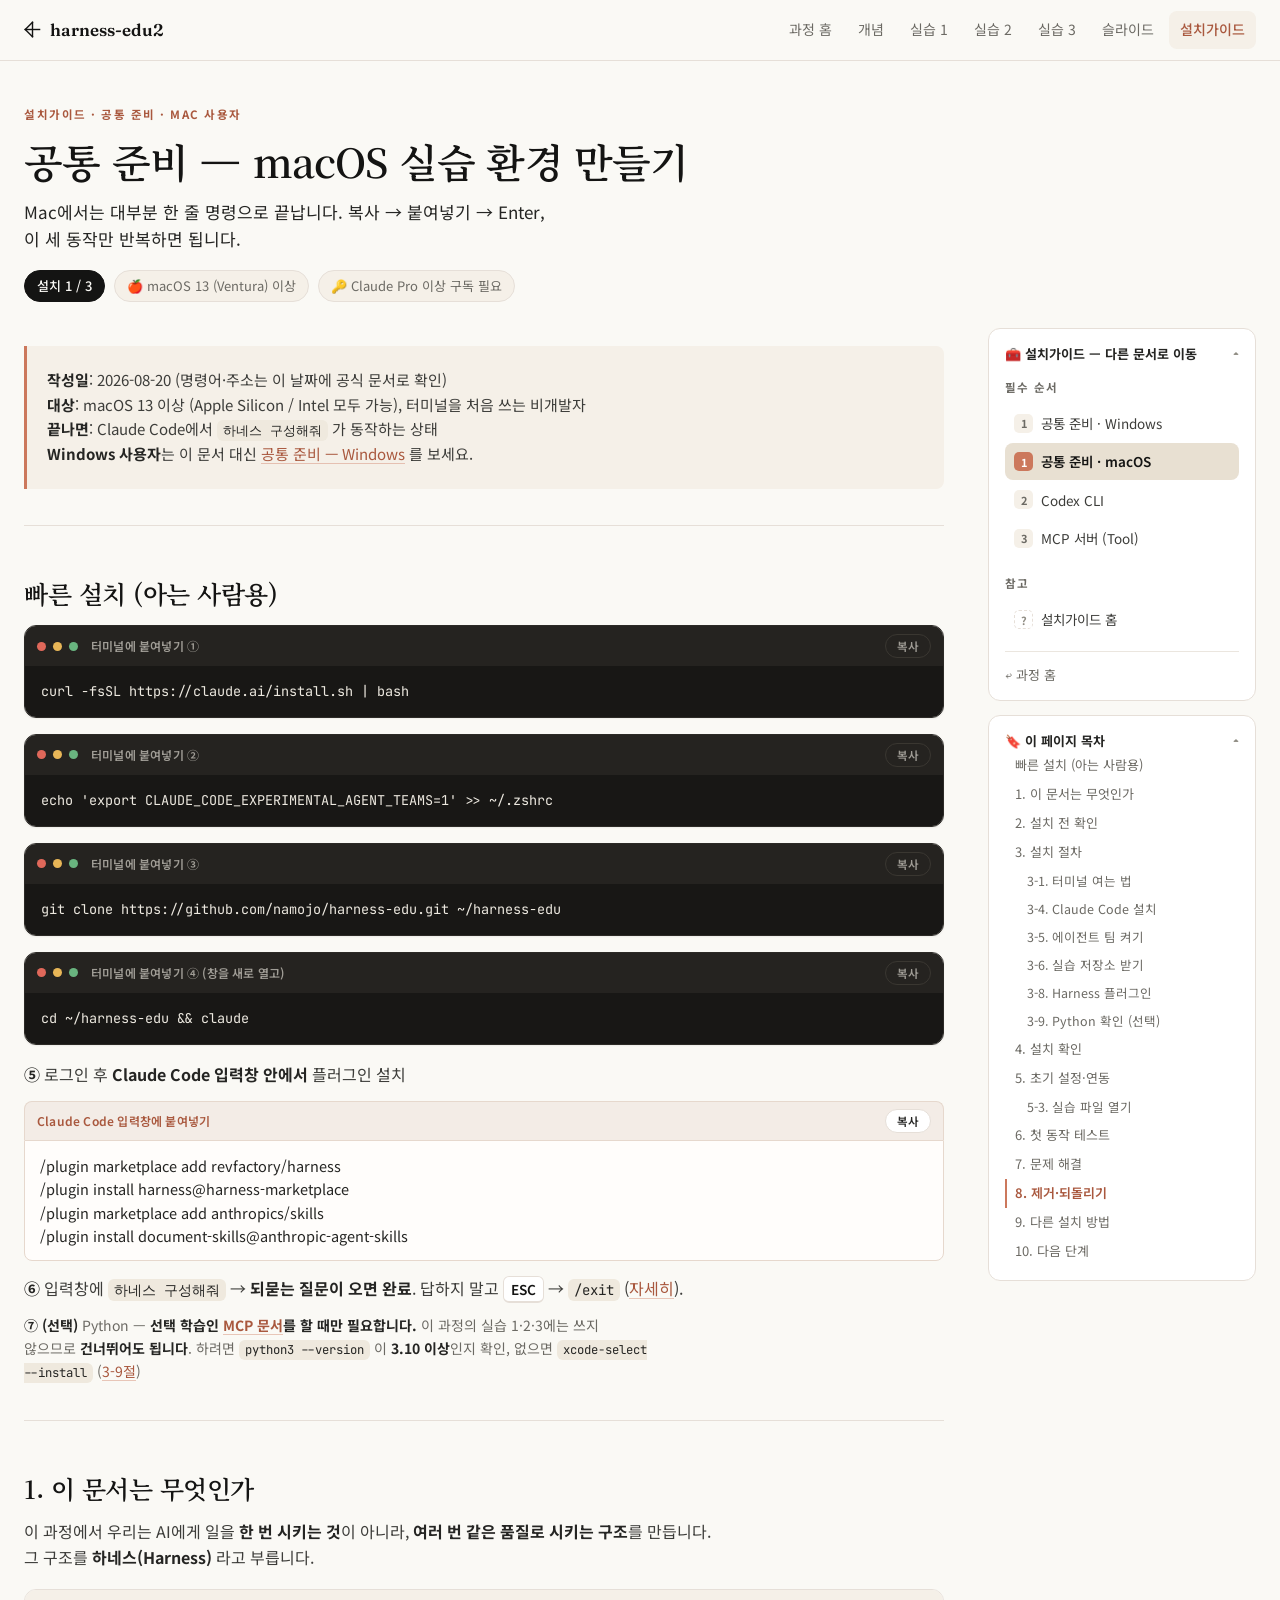
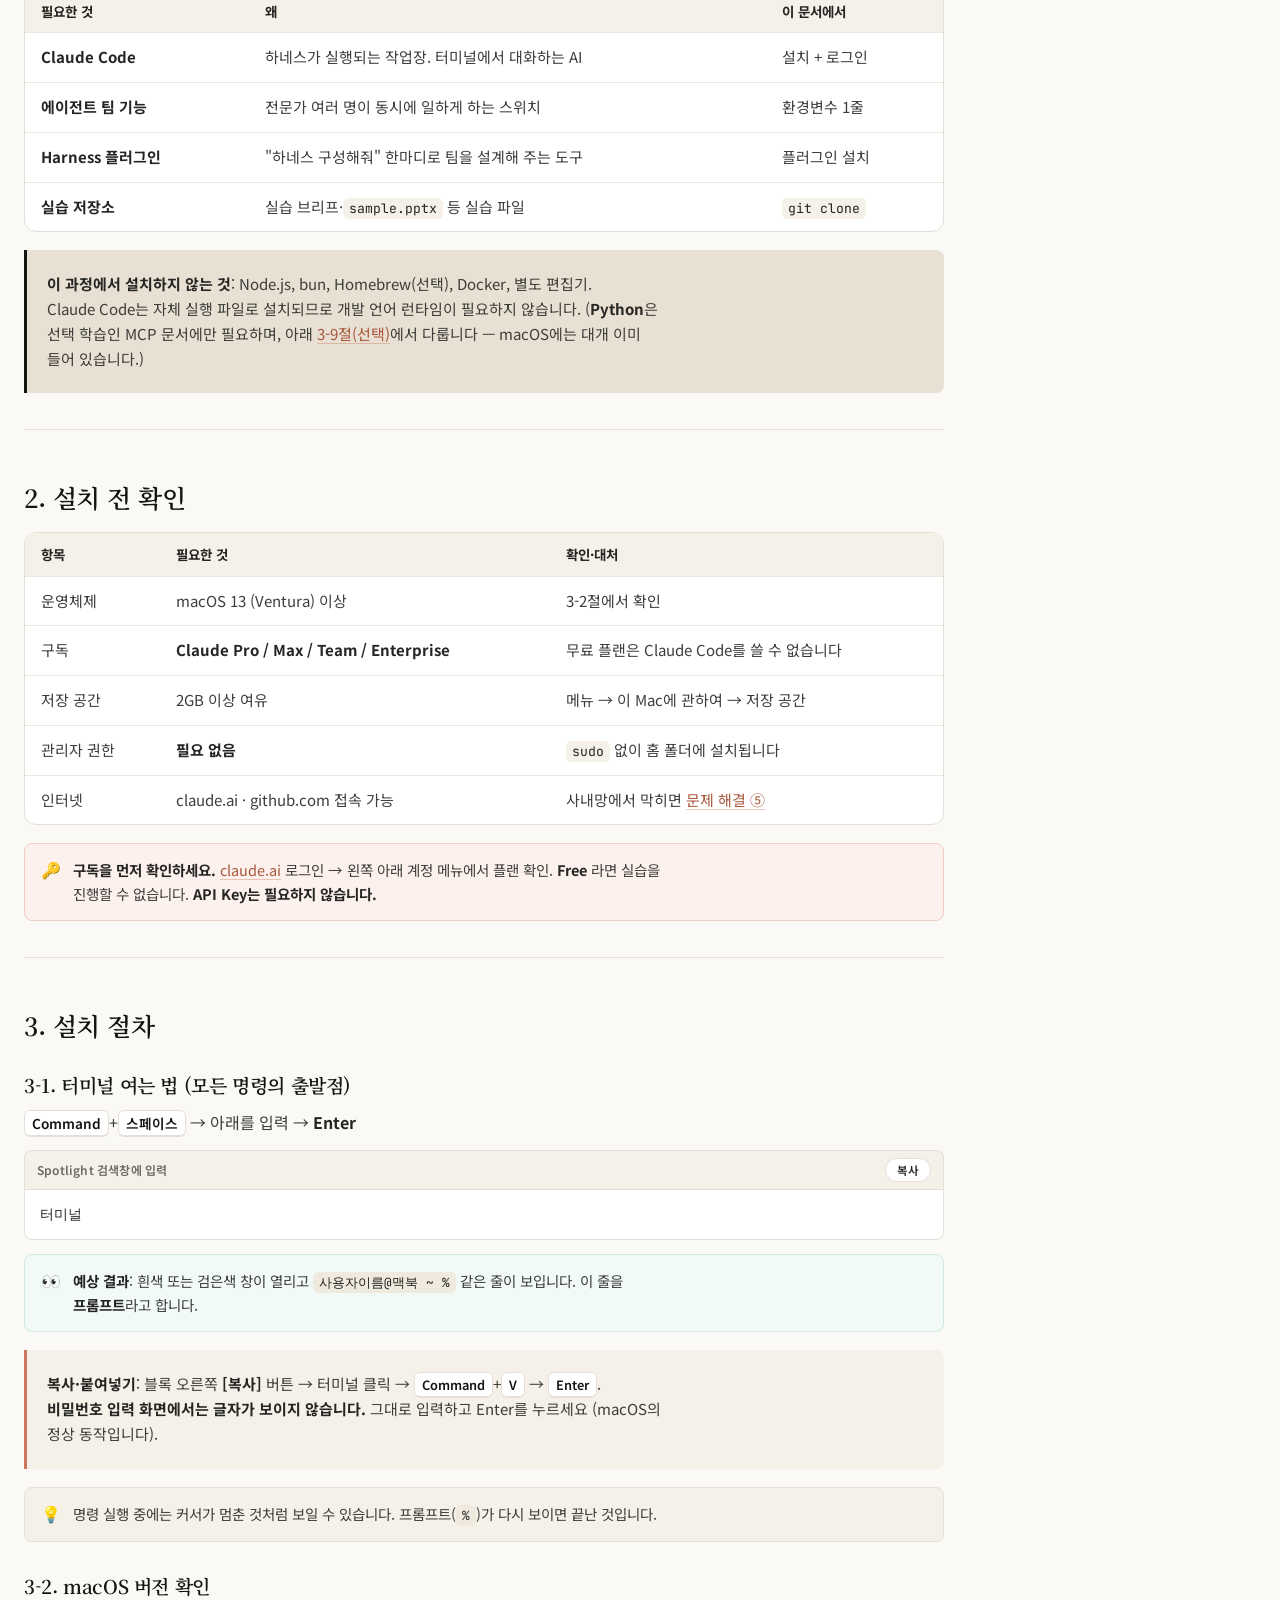
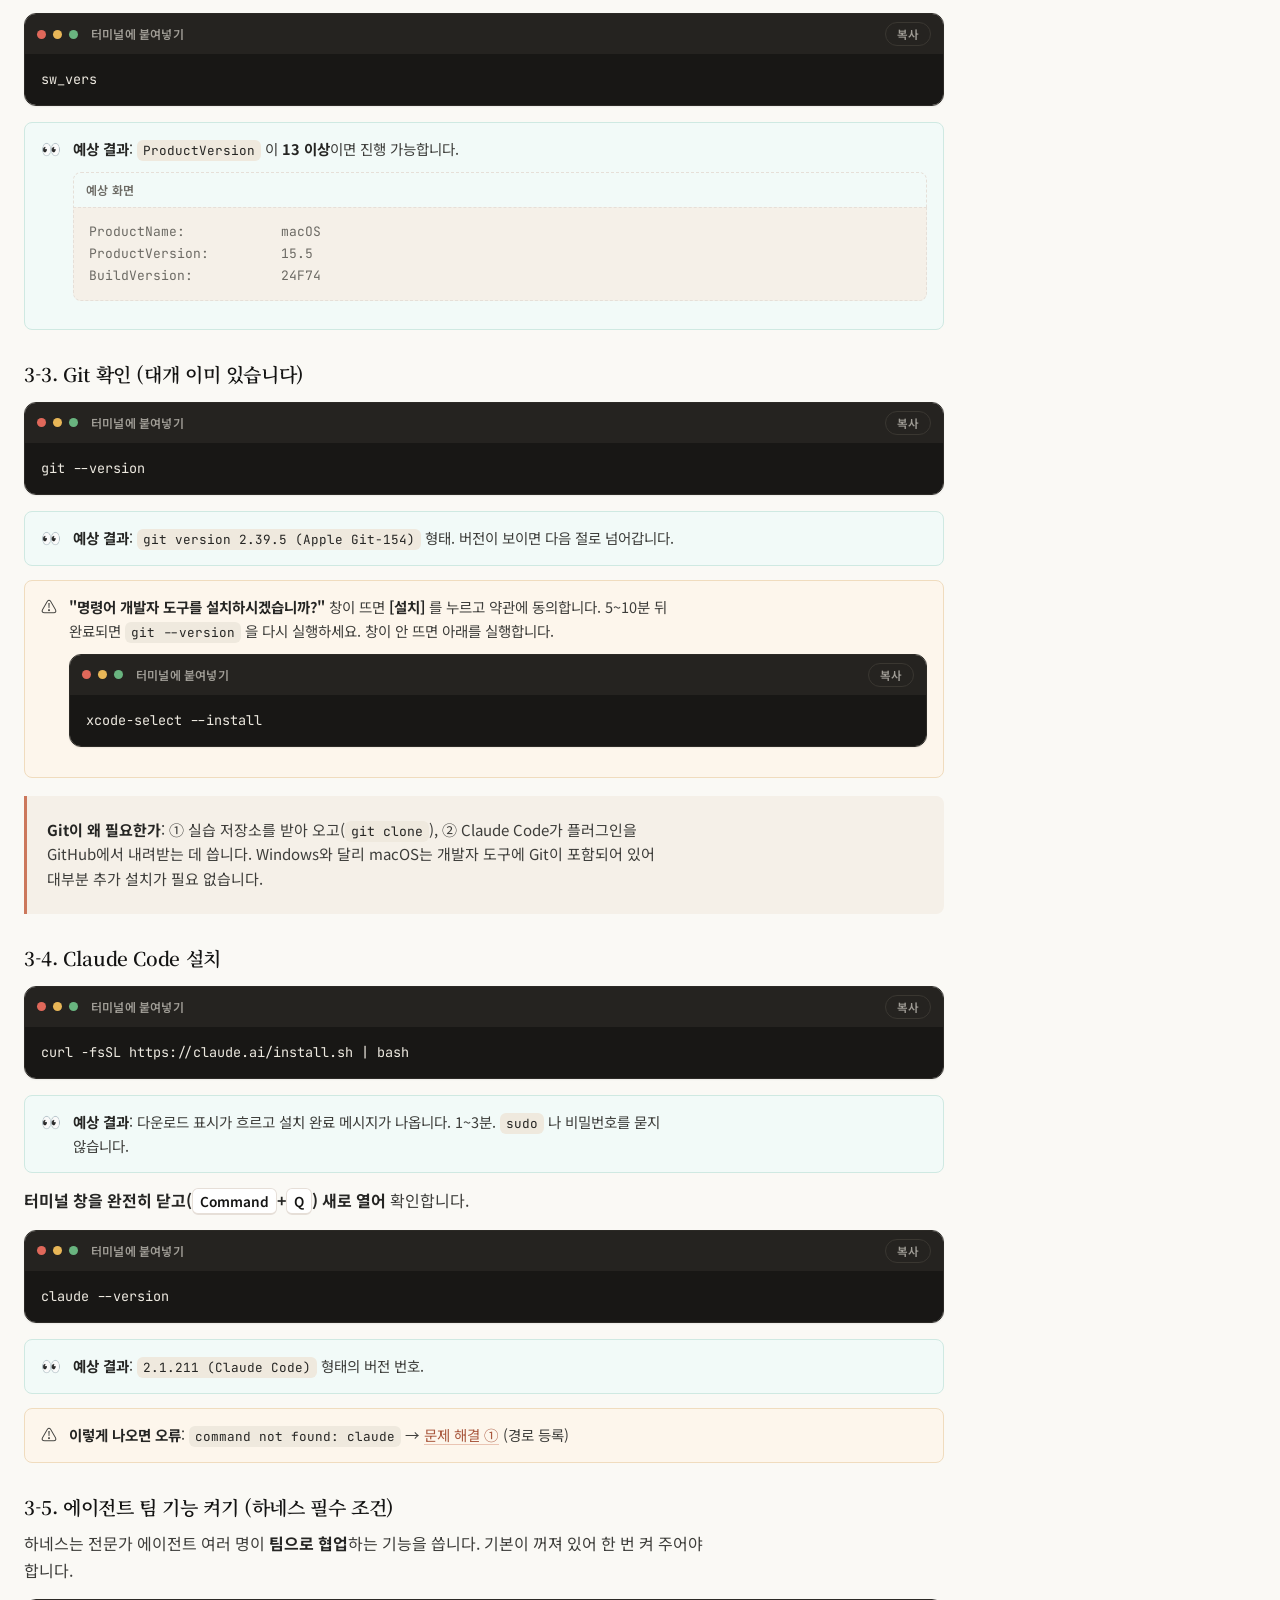
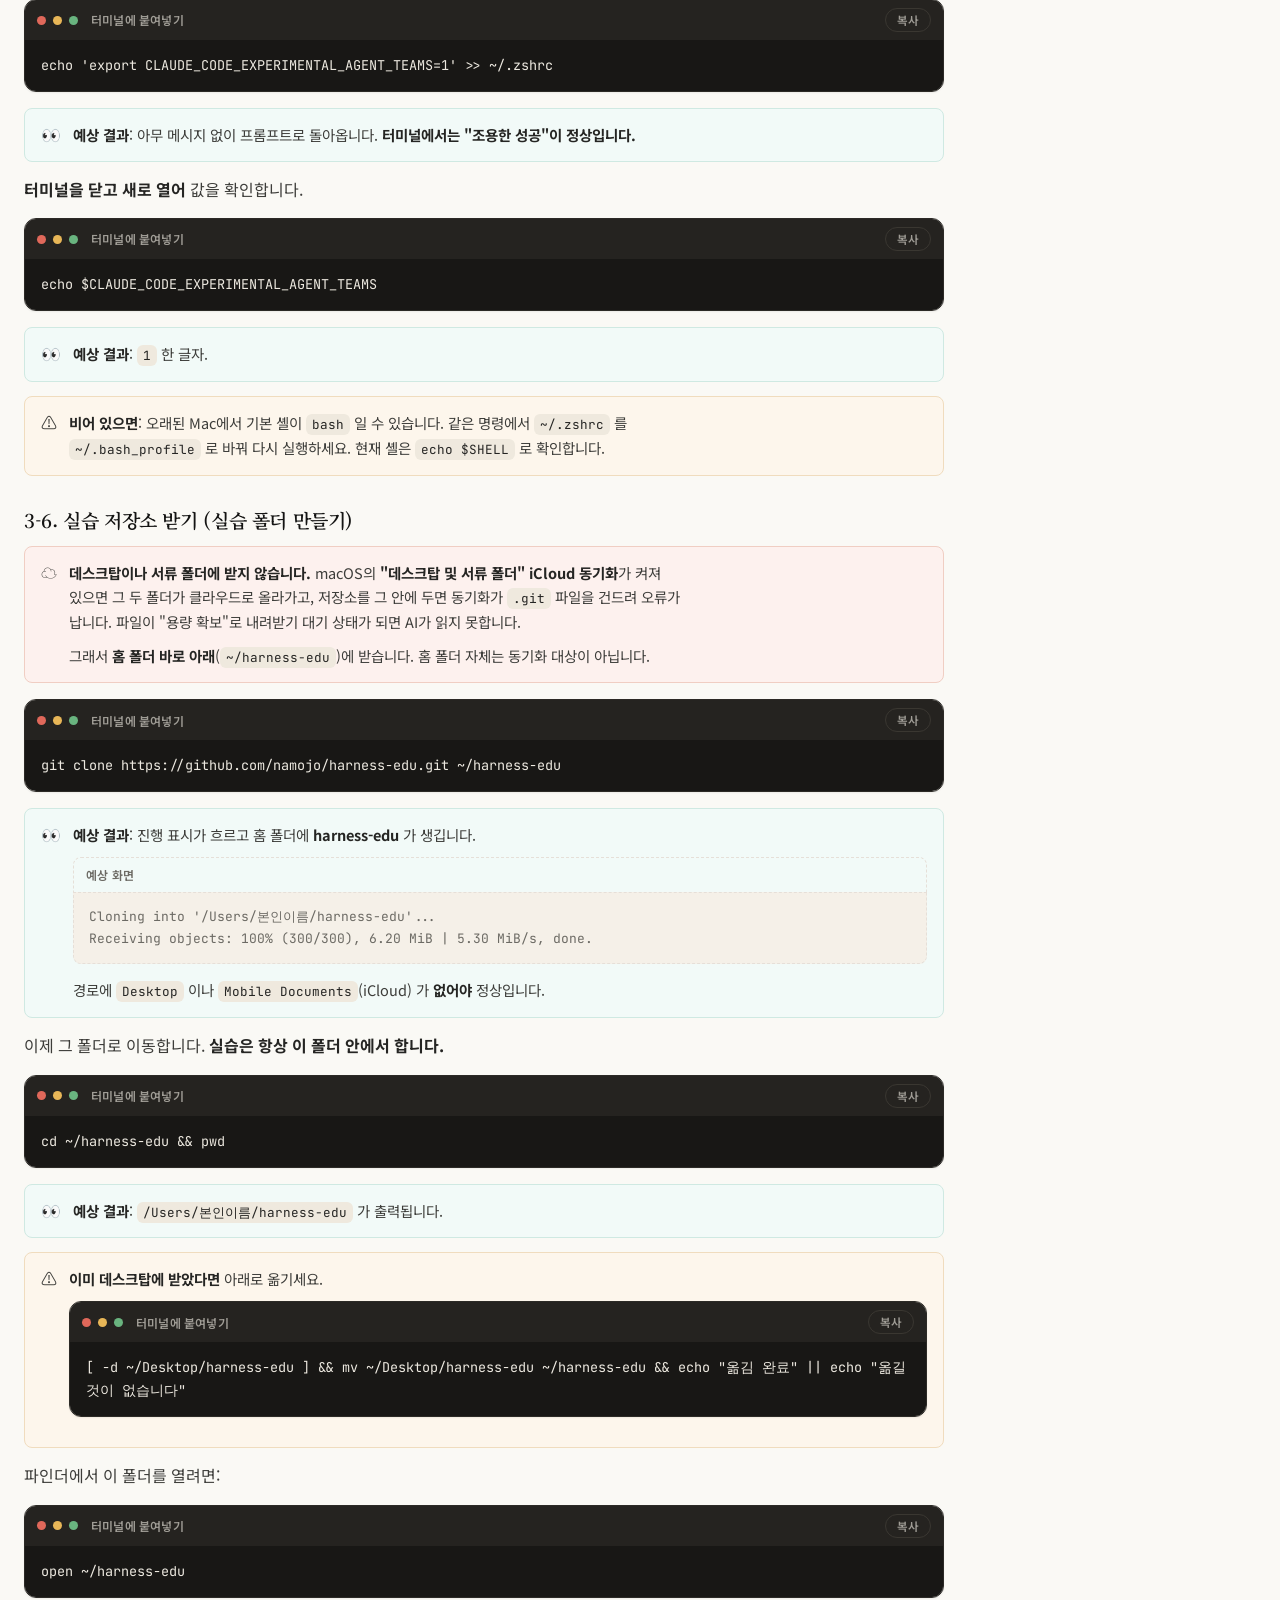
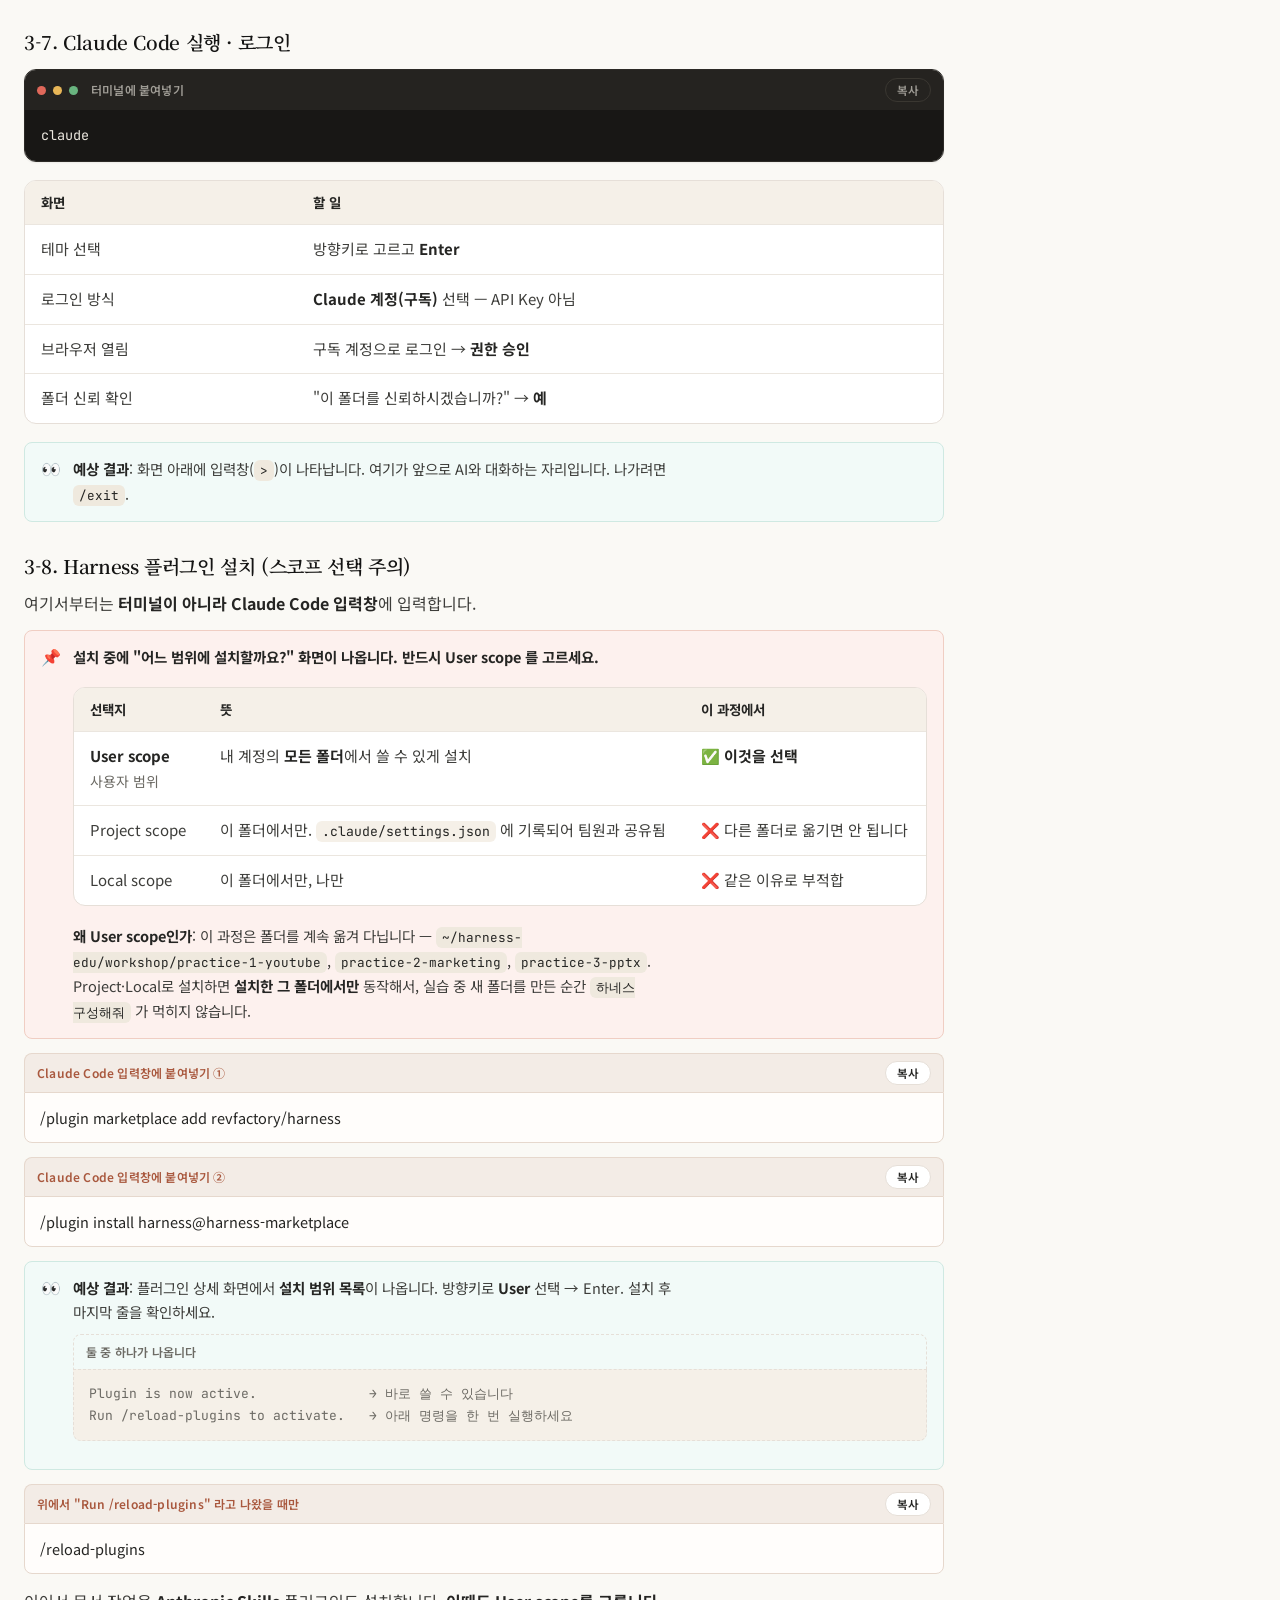
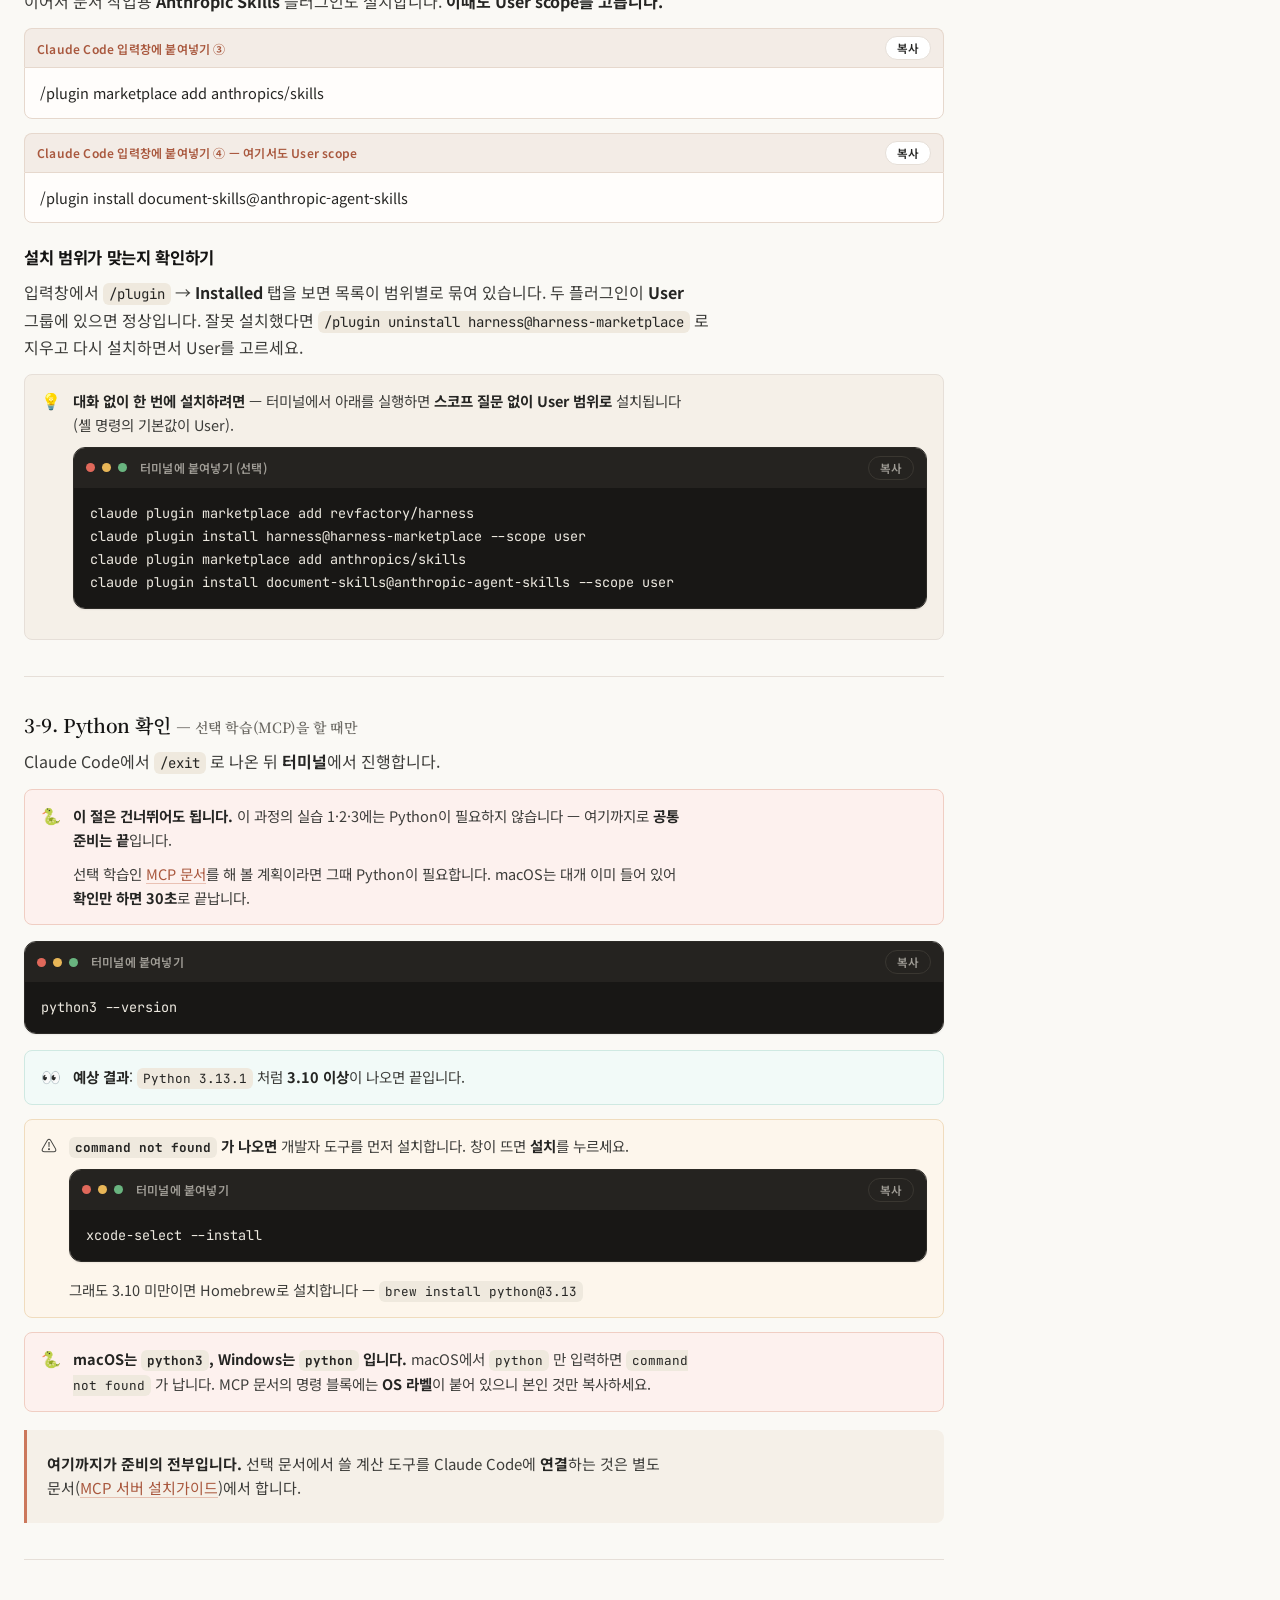
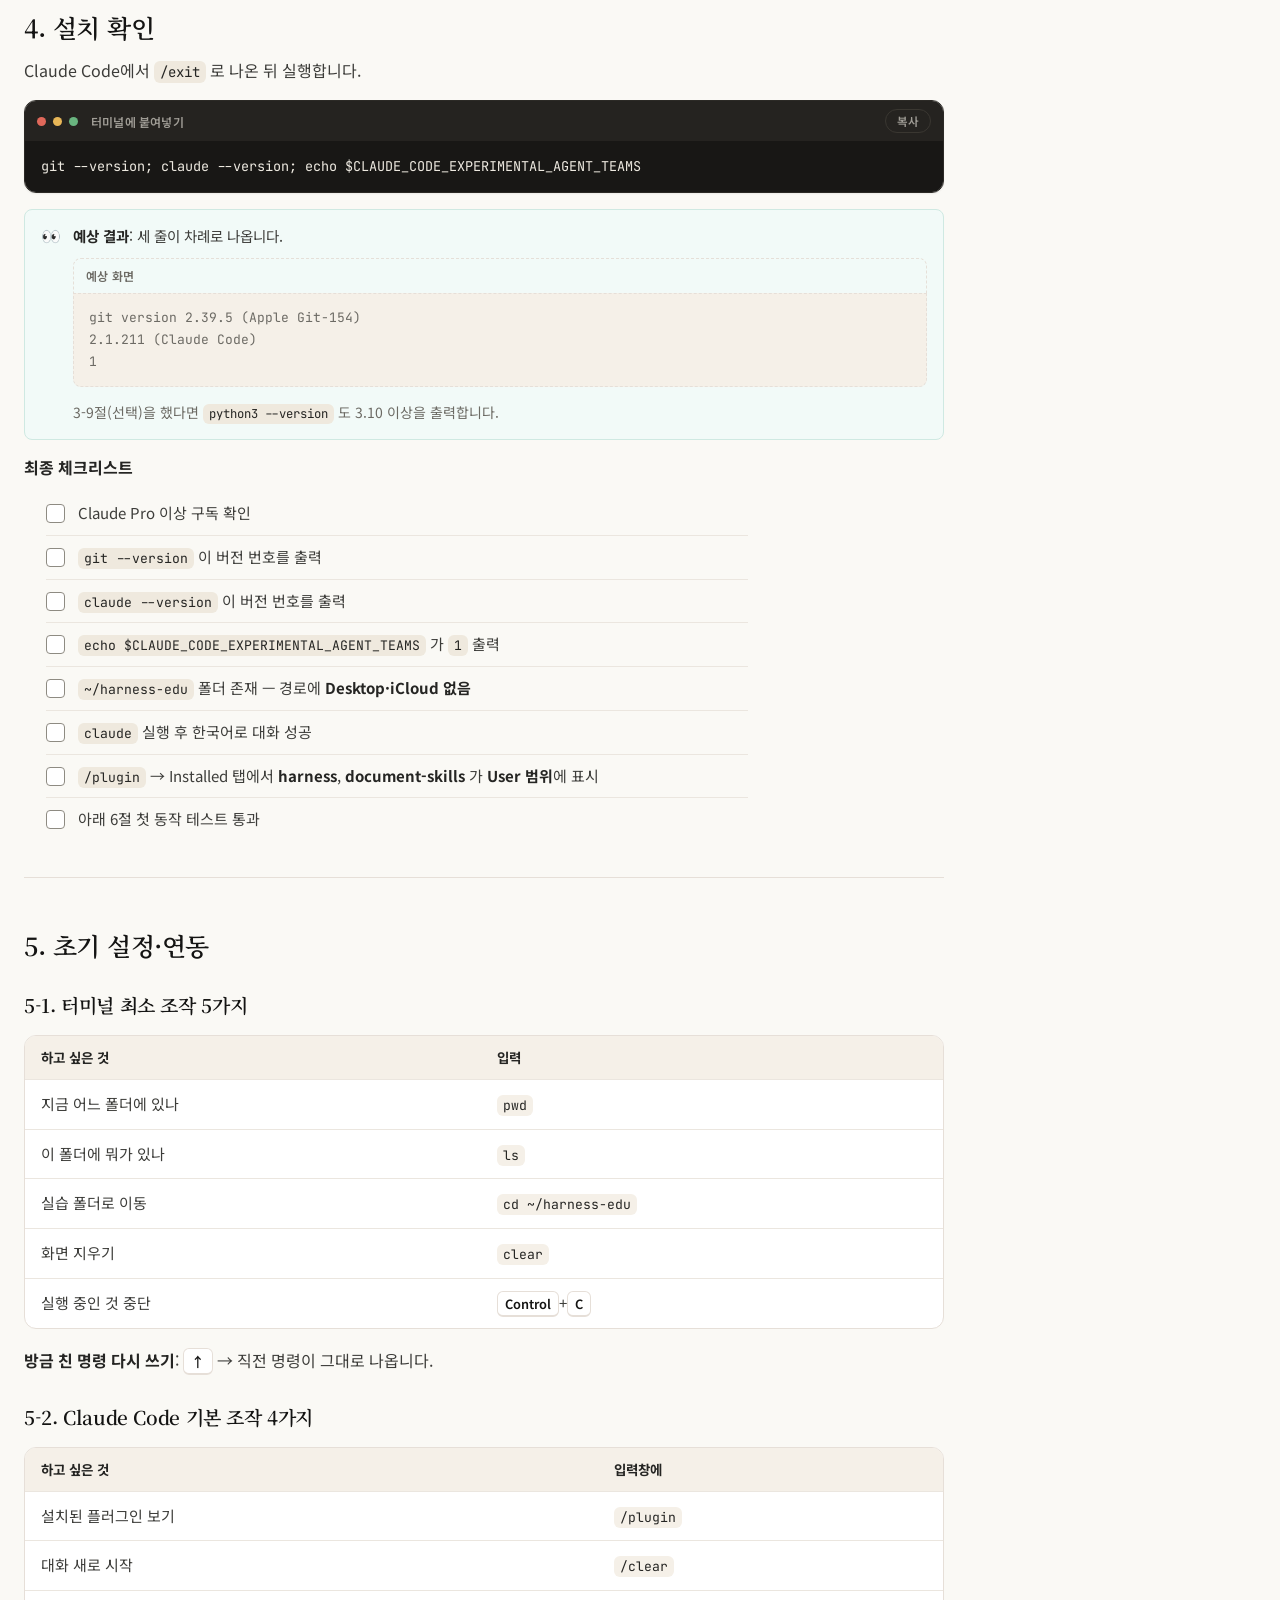
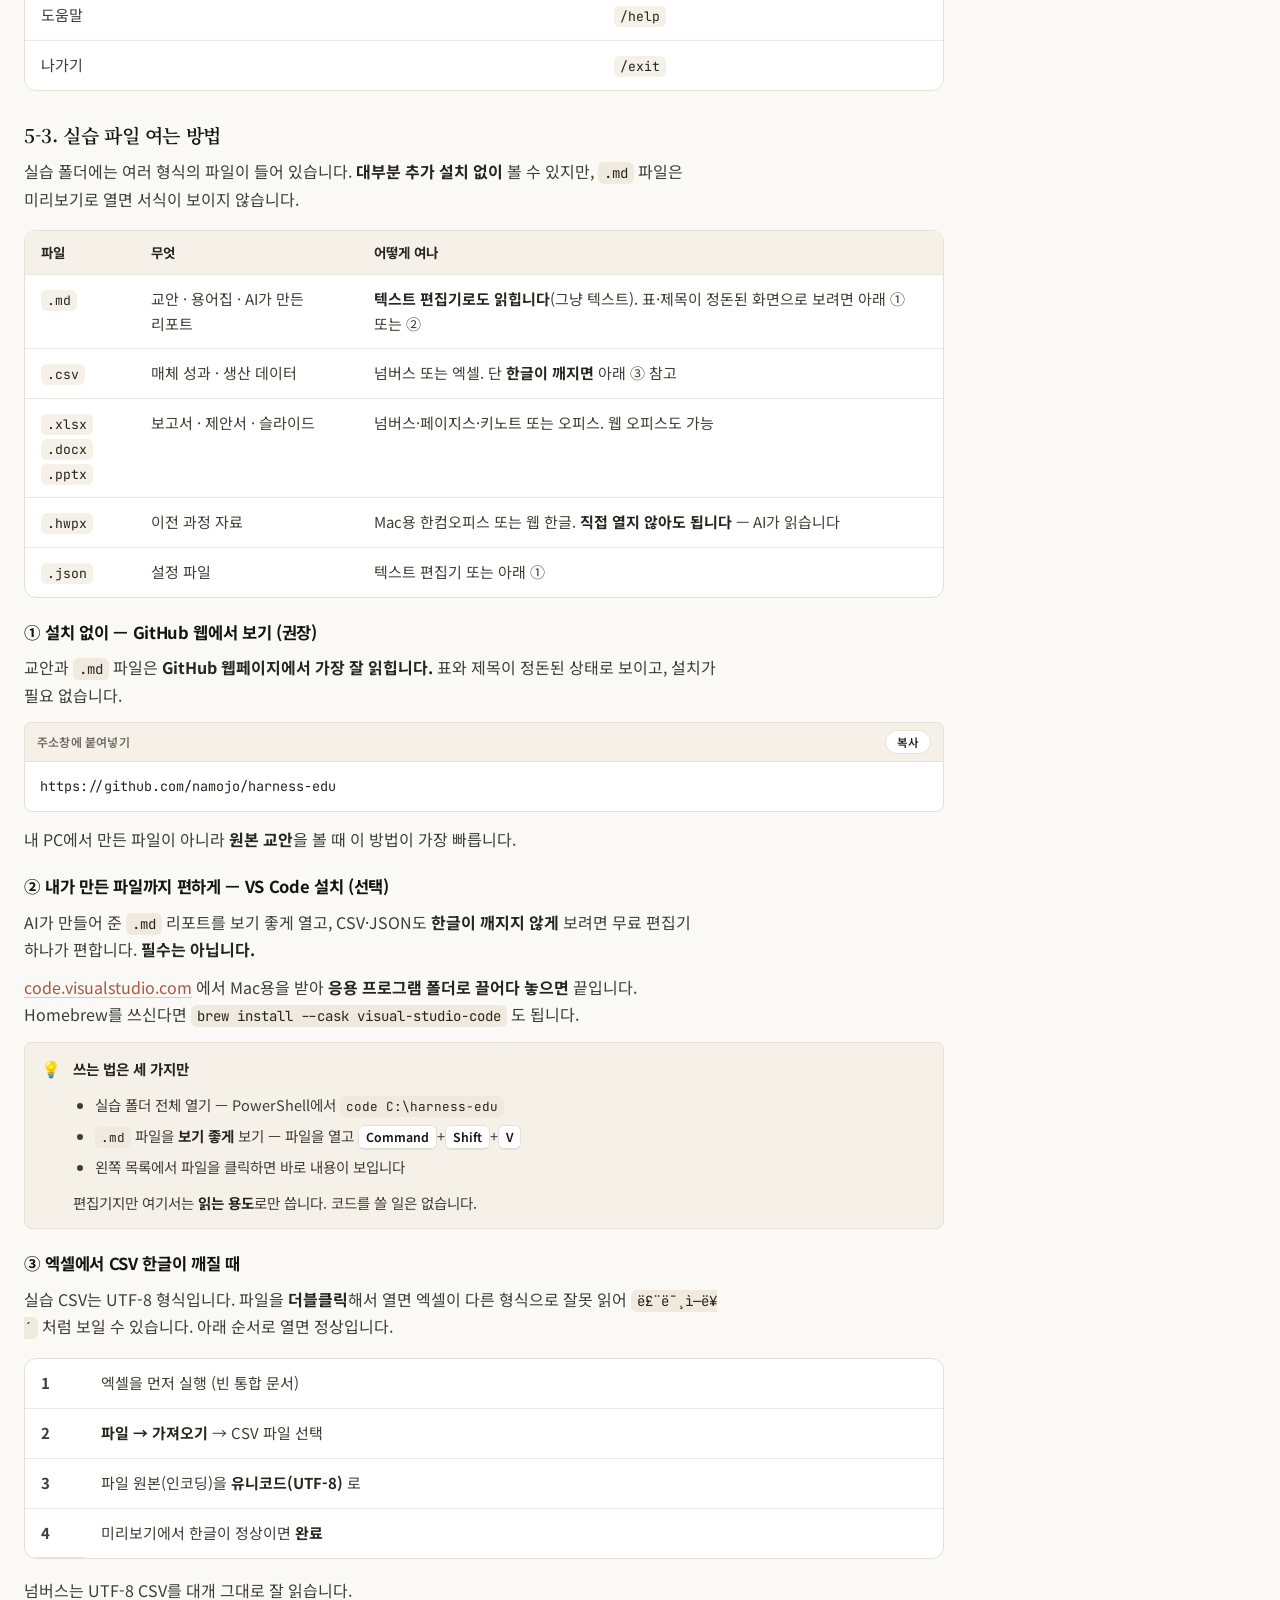
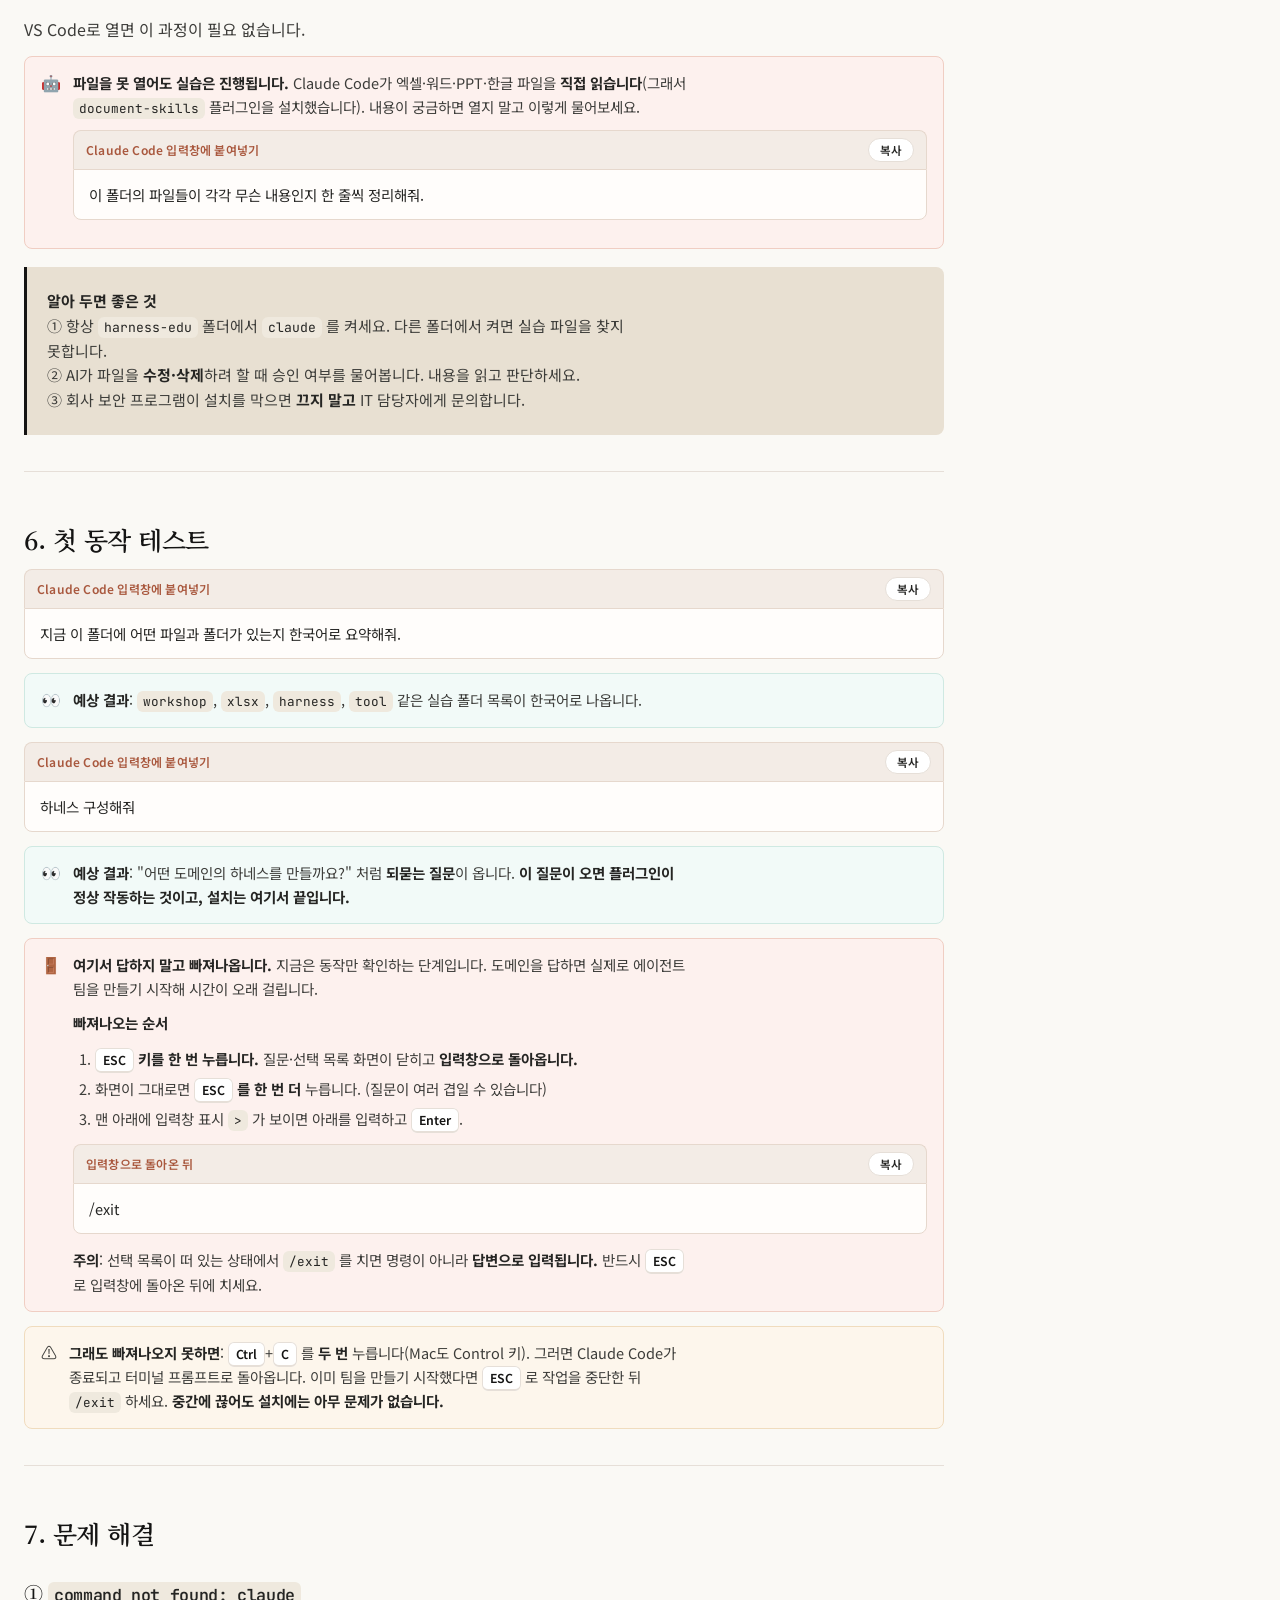
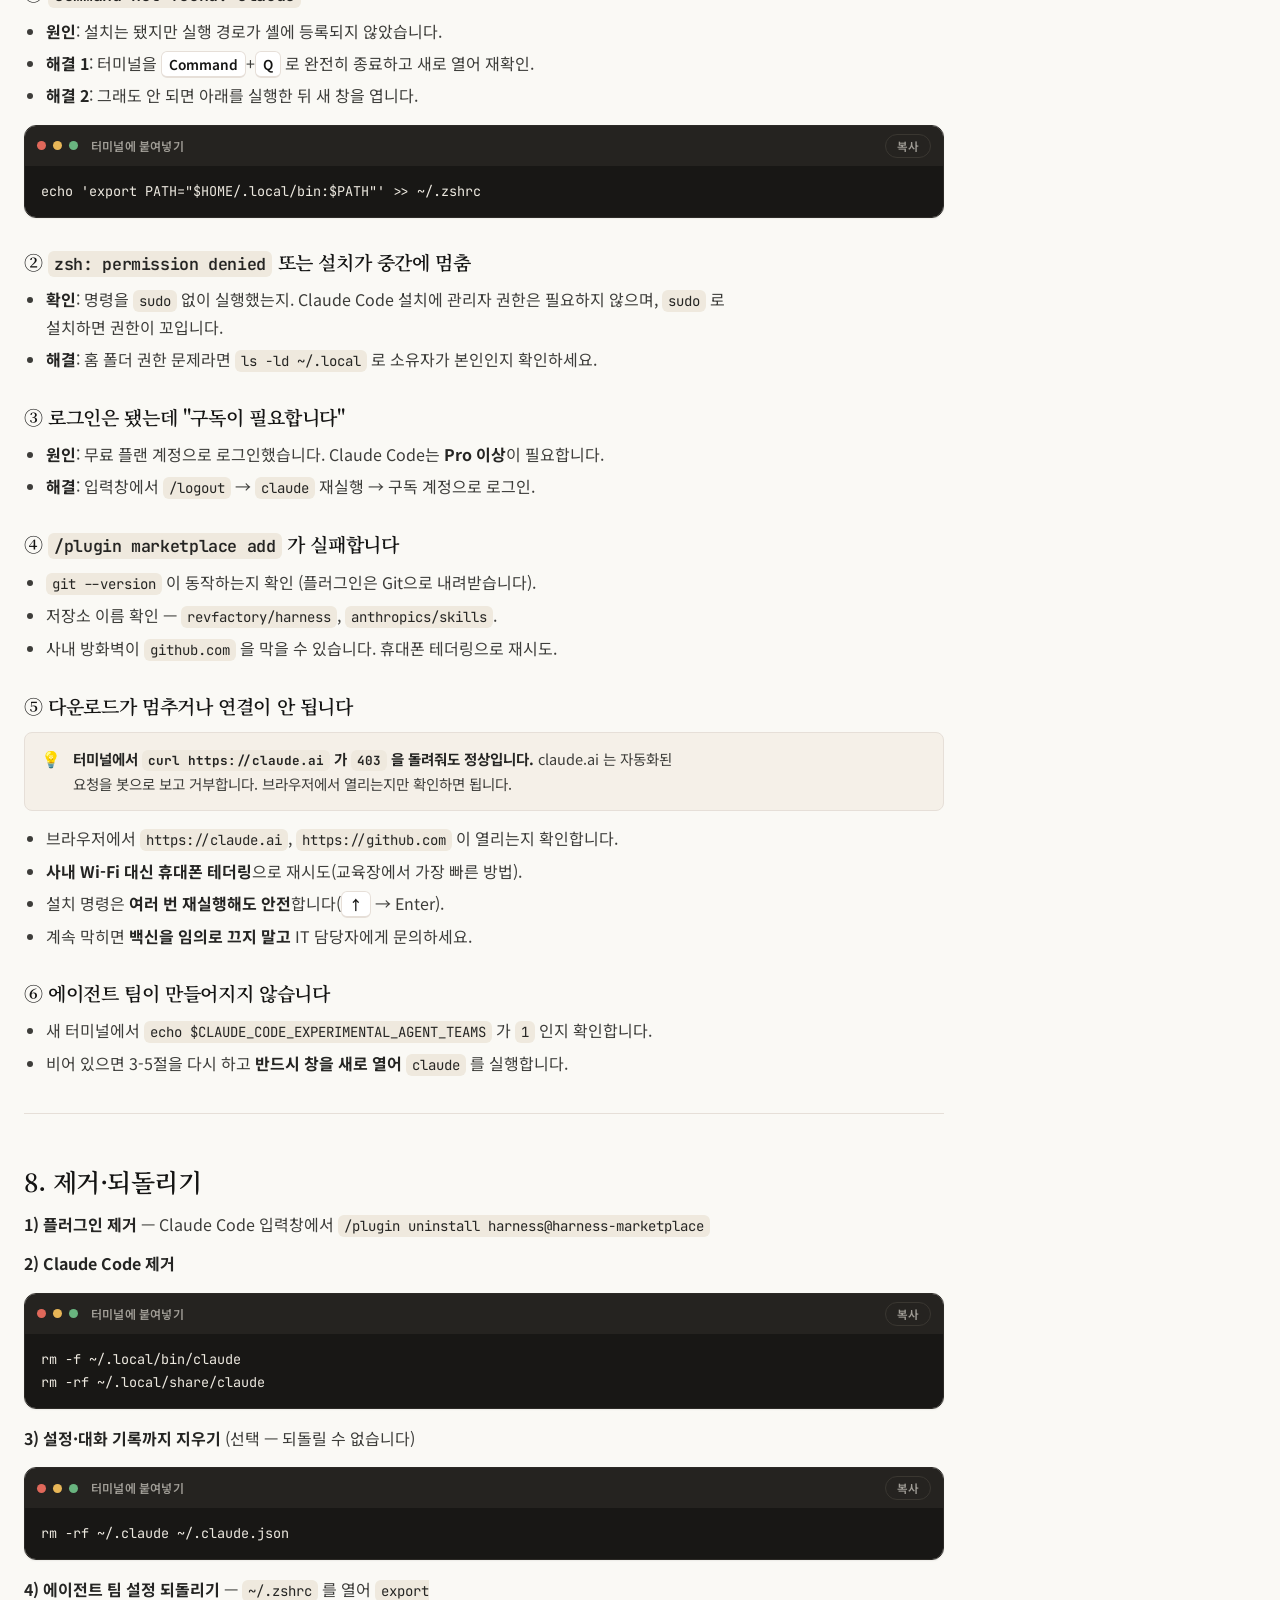
<file: docs/install/setup-mac.html>
<!doctype html>
<html lang="ko">
<head>
<meta charset="utf-8">
<meta name="viewport" content="width=device-width, initial-scale=1">
<title>공통 준비 — macOS 실습 환경 만들기 · harness-edu2</title>
<meta name="description" content="Mac 사용자를 위한 harness-edu2 실습 환경 설치가이드. 터미널 · Git · Claude Code · 에이전트 팀 · Harness 플러그인을 한 번에 준비합니다.">
<link rel="icon" href="data:image/svg+xml,%3Csvg xmlns='http://www.w3.org/2000/svg' viewBox='0 0 24 24'%3E%3Crect width='24' height='24' fill='%23faf9f5'/%3E%3Cg fill='%23141413'%3E%3Crect x='11' y='1' width='2' height='22'/%3E%3Crect x='1' y='11' width='22' height='2'/%3E%3Crect x='3.8' y='3.8' width='2' height='16.4' transform='rotate(45 12 12)'/%3E%3Crect x='3.8' y='3.8' width='2' height='16.4' transform='rotate(-45 12 12)'/%3E%3C/g%3E%3C/svg%3E">
<link rel="preconnect" href="https://fonts.googleapis.com">
<link rel="preconnect" href="https://fonts.gstatic.com" crossorigin>
<link href="https://fonts.googleapis.com/css2?family=Fraunces:opsz,wght@9..144,400;9..144,600&family=Noto+Sans+KR:wght@400;500;700&family=Noto+Serif+KR:wght@500;600&family=JetBrains+Mono:wght@400;500&display=swap" rel="stylesheet">
<link rel="stylesheet" href="../assets/site.css">
</head>
<body data-page="install-setup-mac">
<a class="skip-link" href="#main">본문으로 건너뛰기</a>

<header class="topnav"><div class="wrap">
  <a class="brand" href="../index.html">
    <span class="spike" aria-hidden="true"><svg viewBox="0 0 24 24"><g fill="#141413"><rect x="11" y="1" width="2" height="22"/><rect x="1" y="11" width="22" height="2"/><rect x="3.8" y="3.8" width="2" height="16.4" transform="rotate(45 12 12)"/><rect x="3.8" y="3.8" width="2" height="16.4" transform="rotate(-45 12 12)"/></g></svg></span>
    <span class="brand-full">harness-edu2</span>
  </a>
  <nav aria-label="주요 메뉴">
    <a href="../index.html">과정 홈</a>
    <a href="../concept.html">개념</a>
    <a href="../practice/1-youtube.html">실습 1</a>
    <a href="../practice/2-marketing.html">실습 2</a>
    <a href="../practice/3-pptx.html">실습 3</a>
    <a href="../slides/index.html">슬라이드</a>
    <a href="index.html" aria-current="page">설치가이드</a>
  </nav>
</div></header>

<div class="wrap page-head">
  <div class="eyebrow">설치가이드 · 공통 준비 · Mac 사용자</div>
  <h1>공통 준비 — macOS 실습 환경 만들기</h1>
  <p class="sub">Mac에서는 대부분 한 줄 명령으로 끝납니다. 복사 → 붙여넣기 → Enter, 이 세 동작만 반복하면 됩니다.</p>
  <div class="meta">
    <span class="badge">설치 1 / 3</span>
    <span>🍎 macOS 13 (Ventura) 이상</span>
    <span>🔑 Claude Pro 이상 구독 필요</span>
  </div>
</div>

<div class="wrap layout">
  <main id="main" class="main-col">
    <article class="prose">

<blockquote>
  <p><strong>작성일</strong>: 2026-08-20 (명령어·주소는 이 날짜에 공식 문서로 확인)<br>
  <strong>대상</strong>: macOS 13 이상 (Apple Silicon / Intel 모두 가능), 터미널을 처음 쓰는 비개발자<br>
  <strong>끝나면</strong>: Claude Code에서 <code>하네스 구성해줘</code> 가 동작하는 상태<br>
  <strong>Windows 사용자</strong>는 이 문서 대신 <a href="setup-windows.html">공통 준비 — Windows</a> 를 보세요.</p>
</blockquote>

<hr>

<h2 id="빠른-설치">빠른 설치 (아는 사람용)</h2>

<div class="code-card is-term"><div class="terminal"><div class="terminal-bar"><i></i><i></i><i></i><span>터미널에 붙여넣기 ①</span><button type="button" class="copy-btn" data-copy>복사</button></div><div class="terminal-body"><pre>curl -fsSL https://claude.ai/install.sh | bash</pre></div></div></div>

<div class="code-card is-term"><div class="terminal"><div class="terminal-bar"><i></i><i></i><i></i><span>터미널에 붙여넣기 ②</span><button type="button" class="copy-btn" data-copy>복사</button></div><div class="terminal-body"><pre>echo 'export CLAUDE_CODE_EXPERIMENTAL_AGENT_TEAMS=1' &gt;&gt; ~/.zshrc</pre></div></div></div>

<div class="code-card is-term"><div class="terminal"><div class="terminal-bar"><i></i><i></i><i></i><span>터미널에 붙여넣기 ③</span><button type="button" class="copy-btn" data-copy>복사</button></div><div class="terminal-body"><pre>git clone https://github.com/namojo/harness-edu.git ~/harness-edu</pre></div></div></div>

<div class="code-card is-term"><div class="terminal"><div class="terminal-bar"><i></i><i></i><i></i><span>터미널에 붙여넣기 ④ (창을 새로 열고)</span><button type="button" class="copy-btn" data-copy>복사</button></div><div class="terminal-body"><pre>cd ~/harness-edu &amp;&amp; claude</pre></div></div></div>

<p><strong>⑤</strong> 로그인 후 <strong>Claude Code 입력창 안에서</strong> 플러그인 설치</p>
<div class="code-card is-prompt"><div class="code-bar"><span class="code-label">Claude Code 입력창에 붙여넣기</span><button type="button" class="copy-btn" data-copy>복사</button></div><pre>/plugin marketplace add revfactory/harness
/plugin install harness@harness-marketplace
/plugin marketplace add anthropics/skills
/plugin install document-skills@anthropic-agent-skills</pre></div>

<p><strong>⑥</strong> 입력창에 <code>하네스 구성해줘</code> → <strong>되묻는 질문이 오면 완료</strong>. 답하지 말고 <kbd>ESC</kbd> → <code>/exit</code> (<a href="#6-첫-동작-테스트">자세히</a>).</p>

<p class="muted"><strong>⑦ (선택)</strong> Python — <strong>선택 학습인 <a href="mcp-server.html">MCP 문서</a>를 할 때만 필요합니다.</strong> 이 과정의 실습 1·2·3에는 쓰지 않으므로 <strong>건너뛰어도 됩니다</strong>. 하려면 <code>python3 --version</code> 이 <strong>3.10 이상</strong>인지 확인, 없으면 <code>xcode-select --install</code> (<a href="#3-9-python-설치">3-9절</a>)</p>

<hr>

<h2 id="1-이-문서는-무엇인가">1. 이 문서는 무엇인가</h2>

<p>이 과정에서 우리는 AI에게 일을 <strong>한 번 시키는 것</strong>이 아니라, <strong>여러 번 같은 품질로 시키는 구조</strong>를 만듭니다. 그 구조를 <strong>하네스(Harness)</strong> 라고 부릅니다.</p>

<div class="table-wrap"><table>
<thead><tr><th>필요한 것</th><th>왜</th><th>이 문서에서</th></tr></thead>
<tbody>
<tr><td><strong>Claude Code</strong></td><td>하네스가 실행되는 작업장. 터미널에서 대화하는 AI</td><td>설치 + 로그인</td></tr>
<tr><td><strong>에이전트 팀 기능</strong></td><td>전문가 여러 명이 동시에 일하게 하는 스위치</td><td>환경변수 1줄</td></tr>
<tr><td><strong>Harness 플러그인</strong></td><td>&quot;하네스 구성해줘&quot; 한마디로 팀을 설계해 주는 도구</td><td>플러그인 설치</td></tr>
<tr><td><strong>실습 저장소</strong></td><td>실습 브리프·<code>sample.pptx</code> 등 실습 파일</td><td><code>git clone</code></td></tr>
</tbody></table></div>

<blockquote class="rule">
  <p><strong>이 과정에서 설치하지 않는 것</strong>: Node.js, bun, Homebrew(선택), Docker, 별도 편집기.<br>
  Claude Code는 자체 실행 파일로 설치되므로 개발 언어 런타임이 필요하지 않습니다. (<strong>Python</strong>은 선택 학습인 MCP 문서에만 필요하며, 아래 <a href="#3-9-python-설치">3-9절(선택)</a>에서 다룹니다 — macOS에는 대개 이미 들어 있습니다.)</p>
</blockquote>

<hr>

<h2 id="2-설치-전-확인">2. 설치 전 확인</h2>

<div class="table-wrap"><table>
<thead><tr><th>항목</th><th>필요한 것</th><th>확인·대처</th></tr></thead>
<tbody>
<tr><td>운영체제</td><td>macOS 13 (Ventura) 이상</td><td>3-2절에서 확인</td></tr>
<tr><td>구독</td><td><strong>Claude Pro / Max / Team / Enterprise</strong></td><td>무료 플랜은 Claude Code를 쓸 수 없습니다</td></tr>
<tr><td>저장 공간</td><td>2GB 이상 여유</td><td> 메뉴 →  이 Mac에 관하여 → 저장 공간</td></tr>
<tr><td>관리자 권한</td><td><strong>필요 없음</strong></td><td><code>sudo</code> 없이 홈 폴더에 설치됩니다</td></tr>
<tr><td>인터넷</td><td>claude.ai · github.com 접속 가능</td><td>사내망에서 막히면 <a href="#문제-5">문제 해결 ⑤</a></td></tr>
</tbody></table></div>

<section class="callout callout-stop"><span class="callout-icon" aria-hidden="true">🔑</span><div class="callout-body">
<p><strong>구독을 먼저 확인하세요.</strong> <a href="https://claude.ai" target="_blank" rel="noopener">claude.ai</a> 로그인 → 왼쪽 아래 계정 메뉴에서 플랜 확인. <strong>Free</strong> 라면 실습을 진행할 수 없습니다. <strong>API Key는 필요하지 않습니다.</strong></p>
</div></section>


<hr>

<h2 id="3-설치-절차">3. 설치 절차</h2>

<h3 id="3-1-터미널-여는-법">3-1. 터미널 여는 법 (모든 명령의 출발점)</h3>

<p><kbd>Command</kbd>+<kbd>스페이스</kbd> → 아래를 입력 → <strong>Enter</strong></p>
<div class="code-card is-lite"><div class="code-bar"><span class="code-label">Spotlight 검색창에 입력</span><button type="button" class="copy-btn" data-copy>복사</button></div><pre>터미널</pre></div>

<section class="callout callout-expect"><span class="callout-icon" aria-hidden="true">👀</span><div class="callout-body"><p><strong>예상 결과</strong>: 흰색 또는 검은색 창이 열리고 <code>사용자이름@맥북 ~ %</code> 같은 줄이 보입니다. 이 줄을 <strong>프롬프트</strong>라고 합니다.</p></div></section>

<blockquote>
  <p><strong>복사·붙여넣기</strong>: 블록 오른쪽 <strong>[복사]</strong> 버튼 → 터미널 클릭 → <kbd>Command</kbd>+<kbd>V</kbd> → <kbd>Enter</kbd>.<br>
  <strong>비밀번호 입력 화면에서는 글자가 보이지 않습니다.</strong> 그대로 입력하고 Enter를 누르세요 (macOS의 정상 동작입니다).</p>
</blockquote>

<section class="callout callout-tip"><span class="callout-icon" aria-hidden="true">💡</span><div class="callout-body"><p>명령 실행 중에는 커서가 멈춘 것처럼 보일 수 있습니다. 프롬프트(<code>%</code>)가 다시 보이면 끝난 것입니다.</p></div></section>

<h3 id="3-2-macos-버전-확인">3-2. macOS 버전 확인</h3>

<div class="code-card is-term"><div class="terminal"><div class="terminal-bar"><i></i><i></i><i></i><span>터미널에 붙여넣기</span><button type="button" class="copy-btn" data-copy>복사</button></div><div class="terminal-body"><pre>sw_vers</pre></div></div></div>

<section class="callout callout-expect"><span class="callout-icon" aria-hidden="true">👀</span><div class="callout-body">
<p><strong>예상 결과</strong>: <code>ProductVersion</code> 이 <strong>13 이상</strong>이면 진행 가능합니다.</p>
<div class="code-card is-out"><div class="code-bar"><span class="code-label">예상 화면</span></div><pre>ProductName:		macOS
ProductVersion:		15.5
BuildVersion:		24F74</pre></div>
</div></section>

<h3 id="3-3-git-확인">3-3. Git 확인 (대개 이미 있습니다)</h3>

<div class="code-card is-term"><div class="terminal"><div class="terminal-bar"><i></i><i></i><i></i><span>터미널에 붙여넣기</span><button type="button" class="copy-btn" data-copy>복사</button></div><div class="terminal-body"><pre>git --version</pre></div></div></div>

<section class="callout callout-expect"><span class="callout-icon" aria-hidden="true">👀</span><div class="callout-body"><p><strong>예상 결과</strong>: <code>git version 2.39.5 (Apple Git-154)</code> 형태. 버전이 보이면 다음 절로 넘어갑니다.</p></div></section>

<section class="callout callout-warn"><span class="callout-icon" aria-hidden="true">⚠️</span><div class="callout-body"><p><strong>&quot;명령어 개발자 도구를 설치하시겠습니까?&quot;</strong> 창이 뜨면 <strong>[설치]</strong> 를 누르고 약관에 동의합니다. 5~10분 뒤 완료되면 <code>git --version</code> 을 다시 실행하세요. 창이 안 뜨면 아래를 실행합니다.</p>
<div class="code-card is-term"><div class="terminal"><div class="terminal-bar"><i></i><i></i><i></i><span>터미널에 붙여넣기</span><button type="button" class="copy-btn" data-copy>복사</button></div><div class="terminal-body"><pre>xcode-select --install</pre></div></div></div>
</div></section>

<blockquote>
  <p><strong>Git이 왜 필요한가</strong>: ① 실습 저장소를 받아 오고(<code>git clone</code>), ② Claude Code가 플러그인을 GitHub에서 내려받는 데 씁니다. Windows와 달리 macOS는 개발자 도구에 Git이 포함되어 있어 대부분 추가 설치가 필요 없습니다.</p>
</blockquote>

<h3 id="3-4-claude-code-설치">3-4. Claude Code 설치</h3>

<div class="code-card is-term"><div class="terminal"><div class="terminal-bar"><i></i><i></i><i></i><span>터미널에 붙여넣기</span><button type="button" class="copy-btn" data-copy>복사</button></div><div class="terminal-body"><pre>curl -fsSL https://claude.ai/install.sh | bash</pre></div></div></div>

<section class="callout callout-expect"><span class="callout-icon" aria-hidden="true">👀</span><div class="callout-body"><p><strong>예상 결과</strong>: 다운로드 표시가 흐르고 설치 완료 메시지가 나옵니다. 1~3분. <code>sudo</code> 나 비밀번호를 묻지 않습니다.</p></div></section>

<p><strong>터미널 창을 완전히 닫고(<kbd>Command</kbd>+<kbd>Q</kbd>) 새로 열어</strong> 확인합니다.</p>
<div class="code-card is-term"><div class="terminal"><div class="terminal-bar"><i></i><i></i><i></i><span>터미널에 붙여넣기</span><button type="button" class="copy-btn" data-copy>복사</button></div><div class="terminal-body"><pre>claude --version</pre></div></div></div>

<section class="callout callout-expect"><span class="callout-icon" aria-hidden="true">👀</span><div class="callout-body"><p><strong>예상 결과</strong>: <code>2.1.211 (Claude Code)</code> 형태의 버전 번호.</p></div></section>

<section class="callout callout-warn"><span class="callout-icon" aria-hidden="true">⚠️</span><div class="callout-body"><p><strong>이렇게 나오면 오류</strong>: <code>command not found: claude</code> → <a href="#문제-1">문제 해결 ①</a> (경로 등록)</p></div></section>

<h3 id="3-5-에이전트-팀-켜기">3-5. 에이전트 팀 기능 켜기 (하네스 필수 조건)</h3>

<p>하네스는 전문가 에이전트 여러 명이 <strong>팀으로 협업</strong>하는 기능을 씁니다. 기본이 꺼져 있어 한 번 켜 주어야 합니다.</p>

<div class="code-card is-term"><div class="terminal"><div class="terminal-bar"><i></i><i></i><i></i><span>터미널에 붙여넣기</span><button type="button" class="copy-btn" data-copy>복사</button></div><div class="terminal-body"><pre>echo 'export CLAUDE_CODE_EXPERIMENTAL_AGENT_TEAMS=1' &gt;&gt; ~/.zshrc</pre></div></div></div>

<section class="callout callout-expect"><span class="callout-icon" aria-hidden="true">👀</span><div class="callout-body"><p><strong>예상 결과</strong>: 아무 메시지 없이 프롬프트로 돌아옵니다. <strong>터미널에서는 &quot;조용한 성공&quot;이 정상입니다.</strong></p></div></section>

<p><strong>터미널을 닫고 새로 열어</strong> 값을 확인합니다.</p>
<div class="code-card is-term"><div class="terminal"><div class="terminal-bar"><i></i><i></i><i></i><span>터미널에 붙여넣기</span><button type="button" class="copy-btn" data-copy>복사</button></div><div class="terminal-body"><pre>echo $CLAUDE_CODE_EXPERIMENTAL_AGENT_TEAMS</pre></div></div></div>

<section class="callout callout-expect"><span class="callout-icon" aria-hidden="true">👀</span><div class="callout-body"><p><strong>예상 결과</strong>: <code>1</code> 한 글자.</p></div></section>

<section class="callout callout-warn"><span class="callout-icon" aria-hidden="true">⚠️</span><div class="callout-body"><p><strong>비어 있으면</strong>: 오래된 Mac에서 기본 셸이 <code>bash</code> 일 수 있습니다. 같은 명령에서 <code>~/.zshrc</code> 를 <code>~/.bash_profile</code> 로 바꿔 다시 실행하세요. 현재 셸은 <code>echo $SHELL</code> 로 확인합니다.</p></div></section>

<h3 id="3-6-실습-저장소-받기">3-6. 실습 저장소 받기 (실습 폴더 만들기)</h3>

<section class="callout callout-stop"><span class="callout-icon" aria-hidden="true">☁️</span><div class="callout-body">
<p><strong>데스크탑이나 서류 폴더에 받지 않습니다.</strong> macOS의 <strong>&quot;데스크탑 및 서류 폴더&quot; iCloud 동기화</strong>가 켜져 있으면 그 두 폴더가 클라우드로 올라가고, 저장소를 그 안에 두면 동기화가 <code>.git</code> 파일을 건드려 오류가 납니다. 파일이 &quot;용량 확보&quot;로 내려받기 대기 상태가 되면 AI가 읽지 못합니다.</p>
<p>그래서 <strong>홈 폴더 바로 아래</strong>(<code>~/harness-edu</code>)에 받습니다. 홈 폴더 자체는 동기화 대상이 아닙니다.</p>
</div></section>

<div class="code-card is-term"><div class="terminal"><div class="terminal-bar"><i></i><i></i><i></i><span>터미널에 붙여넣기</span><button type="button" class="copy-btn" data-copy>복사</button></div><div class="terminal-body"><pre>git clone https://github.com/namojo/harness-edu.git ~/harness-edu</pre></div></div></div>

<section class="callout callout-expect"><span class="callout-icon" aria-hidden="true">👀</span><div class="callout-body">
<p><strong>예상 결과</strong>: 진행 표시가 흐르고 홈 폴더에 <strong>harness-edu</strong> 가 생깁니다.</p>
<div class="code-card is-out"><div class="code-bar"><span class="code-label">예상 화면</span></div><pre>Cloning into '/Users/본인이름/harness-edu'...
Receiving objects: 100% (300/300), 6.20 MiB | 5.30 MiB/s, done.</pre></div>
<p>경로에 <code>Desktop</code> 이나 <code>Mobile Documents</code>(iCloud) 가 <strong>없어야</strong> 정상입니다.</p>
</div></section>

<p>이제 그 폴더로 이동합니다. <strong>실습은 항상 이 폴더 안에서 합니다.</strong></p>
<div class="code-card is-term"><div class="terminal"><div class="terminal-bar"><i></i><i></i><i></i><span>터미널에 붙여넣기</span><button type="button" class="copy-btn" data-copy>복사</button></div><div class="terminal-body"><pre>cd ~/harness-edu &amp;&amp; pwd</pre></div></div></div>

<section class="callout callout-expect"><span class="callout-icon" aria-hidden="true">👀</span><div class="callout-body">
<p><strong>예상 결과</strong>: <code>/Users/본인이름/harness-edu</code> 가 출력됩니다.</p>
</div></section>

<section class="callout callout-warn"><span class="callout-icon" aria-hidden="true">⚠️</span><div class="callout-body">
<p><strong>이미 데스크탑에 받았다면</strong> 아래로 옮기세요.</p>
<div class="code-card is-term"><div class="terminal"><div class="terminal-bar"><i></i><i></i><i></i><span>터미널에 붙여넣기</span><button type="button" class="copy-btn" data-copy>복사</button></div><div class="terminal-body"><pre>[ -d ~/Desktop/harness-edu ] &amp;&amp; mv ~/Desktop/harness-edu ~/harness-edu &amp;&amp; echo "옮김 완료" || echo "옮길 것이 없습니다"</pre></div></div></div>
</div></section>

<p>파인더에서 이 폴더를 열려면:</p>
<div class="code-card is-term"><div class="terminal"><div class="terminal-bar"><i></i><i></i><i></i><span>터미널에 붙여넣기</span><button type="button" class="copy-btn" data-copy>복사</button></div><div class="terminal-body"><pre>open ~/harness-edu</pre></div></div></div>

<h3 id="3-7-로그인">3-7. Claude Code 실행 · 로그인</h3>

<div class="code-card is-term"><div class="terminal"><div class="terminal-bar"><i></i><i></i><i></i><span>터미널에 붙여넣기</span><button type="button" class="copy-btn" data-copy>복사</button></div><div class="terminal-body"><pre>claude</pre></div></div></div>

<div class="table-wrap"><table>
<thead><tr><th>화면</th><th>할 일</th></tr></thead>
<tbody>
<tr><td>테마 선택</td><td>방향키로 고르고 <strong>Enter</strong></td></tr>
<tr><td>로그인 방식</td><td><strong>Claude 계정(구독)</strong> 선택 — API Key 아님</td></tr>
<tr><td>브라우저 열림</td><td>구독 계정으로 로그인 → <strong>권한 승인</strong></td></tr>
<tr><td>폴더 신뢰 확인</td><td>&quot;이 폴더를 신뢰하시겠습니까?&quot; → <strong>예</strong></td></tr>
</tbody></table></div>

<section class="callout callout-expect"><span class="callout-icon" aria-hidden="true">👀</span><div class="callout-body"><p><strong>예상 결과</strong>: 화면 아래에 입력창(<code>&gt;</code>)이 나타납니다. 여기가 앞으로 AI와 대화하는 자리입니다. 나가려면 <code>/exit</code>.</p></div></section>

<h3 id="3-8-harness-설치">3-8. Harness 플러그인 설치 (스코프 선택 주의)</h3>

<p>여기서부터는 <strong>터미널이 아니라 Claude Code 입력창</strong>에 입력합니다.</p>

<section class="callout callout-stop"><span class="callout-icon" aria-hidden="true">📌</span><div class="callout-body">
<p><strong>설치 중에 &quot;어느 범위에 설치할까요?&quot; 화면이 나옵니다. 반드시 <span style="white-space:nowrap">User scope</span> 를 고르세요.</strong></p>
<div class="table-wrap"><table>
<thead><tr><th style="width:130px">선택지</th><th>뜻</th><th>이 과정에서</th></tr></thead>
<tbody>
<tr><td><strong>User scope</strong><br><span class="muted">사용자 범위</span></td><td>내 계정의 <strong>모든 폴더</strong>에서 쓸 수 있게 설치</td><td><strong>✅ 이것을 선택</strong></td></tr>
<tr><td>Project scope</td><td>이 폴더에서만. <code>.claude/settings.json</code> 에 기록되어 팀원과 공유됨</td><td>❌ 다른 폴더로 옮기면 안 됩니다</td></tr>
<tr><td>Local scope</td><td>이 폴더에서만, 나만</td><td>❌ 같은 이유로 부적합</td></tr>
</tbody></table></div>
<p><strong>왜 User scope인가</strong>: 이 과정은 폴더를 계속 옮겨 다닙니다 — <code>~/harness-edu/workshop/practice-1-youtube</code>, <code>practice-2-marketing</code>, <code>practice-3-pptx</code>. Project·Local로 설치하면 <strong>설치한 그 폴더에서만</strong> 동작해서, 실습 중 새 폴더를 만든 순간 <code>하네스 구성해줘</code> 가 먹히지 않습니다.</p>
</div></section>

<div class="code-card is-prompt"><div class="code-bar"><span class="code-label">Claude Code 입력창에 붙여넣기 ①</span><button type="button" class="copy-btn" data-copy>복사</button></div><pre>/plugin marketplace add revfactory/harness</pre></div>
<div class="code-card is-prompt"><div class="code-bar"><span class="code-label">Claude Code 입력창에 붙여넣기 ②</span><button type="button" class="copy-btn" data-copy>복사</button></div><pre>/plugin install harness@harness-marketplace</pre></div>

<section class="callout callout-expect"><span class="callout-icon" aria-hidden="true">👀</span><div class="callout-body">
<p><strong>예상 결과</strong>: 플러그인 상세 화면에서 <strong>설치 범위 목록</strong>이 나옵니다. 방향키로 <strong>User</strong> 선택 → Enter. 설치 후 마지막 줄을 확인하세요.</p>
<div class="code-card is-out"><div class="code-bar"><span class="code-label">둘 중 하나가 나옵니다</span></div><pre>Plugin is now active.              → 바로 쓸 수 있습니다
Run /reload-plugins to activate.   → 아래 명령을 한 번 실행하세요</pre></div>
</div></section>

<div class="code-card is-prompt"><div class="code-bar"><span class="code-label">위에서 &quot;Run /reload-plugins&quot; 라고 나왔을 때만</span><button type="button" class="copy-btn" data-copy>복사</button></div><pre>/reload-plugins</pre></div>

<p>이어서 문서 작업용 <strong>Anthropic Skills</strong> 플러그인도 설치합니다. <strong>이때도 User scope를 고릅니다.</strong></p>

<div class="code-card is-prompt"><div class="code-bar"><span class="code-label">Claude Code 입력창에 붙여넣기 ③</span><button type="button" class="copy-btn" data-copy>복사</button></div><pre>/plugin marketplace add anthropics/skills</pre></div>
<div class="code-card is-prompt"><div class="code-bar"><span class="code-label">Claude Code 입력창에 붙여넣기 ④ — 여기서도 User scope</span><button type="button" class="copy-btn" data-copy>복사</button></div><pre>/plugin install document-skills@anthropic-agent-skills</pre></div>

<h4 id="3-8-1-스코프-확인">설치 범위가 맞는지 확인하기</h4>

<p>입력창에서 <code>/plugin</code> → <strong>Installed</strong> 탭을 보면 목록이 범위별로 묶여 있습니다. 두 플러그인이 <strong>User</strong> 그룹에 있으면 정상입니다. 잘못 설치했다면 <code>/plugin uninstall harness@harness-marketplace</code> 로 지우고 다시 설치하면서 User를 고르세요.</p>

<section class="callout callout-tip"><span class="callout-icon" aria-hidden="true">💡</span><div class="callout-body">
<p><strong>대화 없이 한 번에 설치하려면</strong> — 터미널에서 아래를 실행하면 <strong>스코프 질문 없이 User 범위로</strong> 설치됩니다 (셸 명령의 기본값이 User).</p>
<div class="code-card is-term"><div class="terminal"><div class="terminal-bar"><i></i><i></i><i></i><span>터미널에 붙여넣기 (선택)</span><button type="button" class="copy-btn" data-copy>복사</button></div><div class="terminal-body"><pre>claude plugin marketplace add revfactory/harness
claude plugin install harness@harness-marketplace --scope user
claude plugin marketplace add anthropics/skills
claude plugin install document-skills@anthropic-agent-skills --scope user</pre></div></div></div>
</div></section>

<hr>

<h3 id="3-9-python-설치">3-9. Python 확인 <span class="muted">— 선택 학습(MCP)을 할 때만</span></h3>

<p>Claude Code에서 <code>/exit</code> 로 나온 뒤 <strong>터미널</strong>에서 진행합니다.</p>

<section class="callout callout-stop"><span class="callout-icon" aria-hidden="true">🐍</span><div class="callout-body">
<p><strong>이 절은 건너뛰어도 됩니다.</strong> 이 과정의 실습 1·2·3에는 Python이 필요하지 않습니다 — 여기까지로 <strong>공통 준비는 끝</strong>입니다.</p>
<p>선택 학습인 <a href="mcp-server.html">MCP 문서</a>를 해 볼 계획이라면 그때 Python이 필요합니다. macOS는 대개 이미 들어 있어 <strong>확인만 하면 30초</strong>로 끝납니다.</p>
</div></section>

<div class="code-card is-term"><div class="terminal"><div class="terminal-bar"><i></i><i></i><i></i><span>터미널에 붙여넣기</span><button type="button" class="copy-btn" data-copy>복사</button></div><div class="terminal-body"><pre>python3 --version</pre></div></div></div>

<section class="callout callout-expect"><span class="callout-icon" aria-hidden="true">👀</span><div class="callout-body"><p><strong>예상 결과</strong>: <code>Python 3.13.1</code> 처럼 <strong>3.10 이상</strong>이 나오면 끝입니다.</p></div></section>

<section class="callout callout-warn"><span class="callout-icon" aria-hidden="true">⚠️</span><div class="callout-body">
<p><strong><code>command not found</code> 가 나오면</strong> 개발자 도구를 먼저 설치합니다. 창이 뜨면 <strong>설치</strong>를 누르세요.</p>
<div class="code-card is-term"><div class="terminal"><div class="terminal-bar"><i></i><i></i><i></i><span>터미널에 붙여넣기</span><button type="button" class="copy-btn" data-copy>복사</button></div><div class="terminal-body"><pre>xcode-select --install</pre></div></div></div>
<p>그래도 3.10 미만이면 Homebrew로 설치합니다 — <code>brew install python@3.13</code></p>
</div></section>

<section class="callout callout-stop"><span class="callout-icon" aria-hidden="true">🐍</span><div class="callout-body"><p><strong>macOS는 <code>python3</code>, Windows는 <code>python</code> 입니다.</strong> macOS에서 <code>python</code> 만 입력하면 <code>command not found</code> 가 납니다. MCP 문서의 명령 블록에는 <strong>OS 라벨</strong>이 붙어 있으니 본인 것만 복사하세요.</p></div></section>

<blockquote>
  <p><strong>여기까지가 준비의 전부입니다.</strong> 선택 문서에서 쓸 계산 도구를 Claude Code에 <strong>연결</strong>하는 것은 별도 문서(<a href="mcp-server.html">MCP 서버 설치가이드</a>)에서 합니다.</p>
</blockquote>

<hr>

<h2 id="4-설치-확인">4. 설치 확인</h2>

<p>Claude Code에서 <code>/exit</code> 로 나온 뒤 실행합니다.</p>

<div class="code-card is-term"><div class="terminal"><div class="terminal-bar"><i></i><i></i><i></i><span>터미널에 붙여넣기</span><button type="button" class="copy-btn" data-copy>복사</button></div><div class="terminal-body"><pre>git --version; claude --version; echo $CLAUDE_CODE_EXPERIMENTAL_AGENT_TEAMS</pre></div></div></div>

<section class="callout callout-expect"><span class="callout-icon" aria-hidden="true">👀</span><div class="callout-body">
<p><strong>예상 결과</strong>: 세 줄이 차례로 나옵니다.</p>
<div class="code-card is-out"><div class="code-bar"><span class="code-label">예상 화면</span></div><pre>git version 2.39.5 (Apple Git-154)
2.1.211 (Claude Code)
1</pre></div>
<p class="muted">3-9절(선택)을 했다면 <code>python3 --version</code> 도 3.10 이상을 출력합니다.</p>
</div></section>

<p><strong>최종 체크리스트</strong></p>
<ul class="checklist">
<li>Claude Pro 이상 구독 확인</li>
<li><code>git --version</code> 이 버전 번호를 출력</li>
<li><code>claude --version</code> 이 버전 번호를 출력</li>
<li><code>echo $CLAUDE_CODE_EXPERIMENTAL_AGENT_TEAMS</code> 가 <code>1</code> 출력</li>
<li><code>~/harness-edu</code> 폴더 존재 — 경로에 <strong>Desktop·iCloud 없음</strong></li>
<li><code>claude</code> 실행 후 한국어로 대화 성공</li>
<li><code>/plugin</code> → Installed 탭에서 <strong>harness</strong>, <strong>document-skills</strong> 가 <strong>User 범위</strong>에 표시</li>
<li>아래 6절 첫 동작 테스트 통과</li>
</ul>

<hr>

<h2 id="5-초기-설정연동">5. 초기 설정·연동</h2>

<h3 id="5-1-터미널-최소-조작">5-1. 터미널 최소 조작 5가지</h3>

<div class="table-wrap"><table>
<thead><tr><th>하고 싶은 것</th><th>입력</th></tr></thead>
<tbody>
<tr><td>지금 어느 폴더에 있나</td><td><code>pwd</code></td></tr>
<tr><td>이 폴더에 뭐가 있나</td><td><code>ls</code></td></tr>
<tr><td>실습 폴더로 이동</td><td><code>cd ~/harness-edu</code></td></tr>
<tr><td>화면 지우기</td><td><code>clear</code></td></tr>
<tr><td>실행 중인 것 중단</td><td><kbd>Control</kbd>+<kbd>C</kbd></td></tr>
</tbody></table></div>

<p><strong>방금 친 명령 다시 쓰기</strong>: <kbd>↑</kbd> → 직전 명령이 그대로 나옵니다.</p>

<h3 id="5-2-claude-code-기본-조작">5-2. Claude Code 기본 조작 4가지</h3>

<div class="table-wrap"><table>
<thead><tr><th>하고 싶은 것</th><th>입력창에</th></tr></thead>
<tbody>
<tr><td>설치된 플러그인 보기</td><td><code>/plugin</code></td></tr>
<tr><td>대화 새로 시작</td><td><code>/clear</code></td></tr>
<tr><td>도움말</td><td><code>/help</code></td></tr>
<tr><td>나가기</td><td><code>/exit</code></td></tr>
</tbody></table></div>

<h3 id="5-3-실습-파일-여는-방법">5-3. 실습 파일 여는 방법</h3>

<p>실습 폴더에는 여러 형식의 파일이 들어 있습니다. <strong>대부분 추가 설치 없이</strong> 볼 수 있지만, <code>.md</code> 파일은 미리보기로 열면 서식이 보이지 않습니다.</p>

<div class="table-wrap"><table>
<thead><tr><th style="width:110px">파일</th><th>무엇</th><th>어떻게 여나</th></tr></thead>
<tbody>
<tr><td><code>.md</code></td><td>교안 · 용어집 · AI가 만든 리포트</td><td><strong>텍스트 편집기로도 읽힙니다</strong>(그냥 텍스트). 표·제목이 정돈된 화면으로 보려면 아래 ① 또는 ②</td></tr>
<tr><td><code>.csv</code></td><td>매체 성과 · 생산 데이터</td><td>넘버스 또는 엑셀. 단 <strong>한글이 깨지면</strong> 아래 ③ 참고</td></tr>
<tr><td><code>.xlsx</code> <code>.docx</code> <code>.pptx</code></td><td>보고서 · 제안서 · 슬라이드</td><td>넘버스·페이지스·키노트 또는 오피스. 웹 오피스도 가능</td></tr>
<tr><td><code>.hwpx</code></td><td>이전 과정 자료</td><td>Mac용 한컴오피스 또는 웹 한글. <strong>직접 열지 않아도 됩니다</strong> — AI가 읽습니다</td></tr>
<tr><td><code>.json</code></td><td>설정 파일</td><td>텍스트 편집기 또는 아래 ①</td></tr>
</tbody></table></div>

<h4 id="5-3-1-설치-없이-보기">① 설치 없이 — GitHub 웹에서 보기 (권장)</h4>

<p>교안과 <code>.md</code> 파일은 <strong>GitHub 웹페이지에서 가장 잘 읽힙니다.</strong> 표와 제목이 정돈된 상태로 보이고, 설치가 필요 없습니다.</p>

<div class="code-card is-lite"><div class="code-bar"><span class="code-label">주소창에 붙여넣기</span><button type="button" class="copy-btn" data-copy>복사</button></div><pre>https://github.com/namojo/harness-edu</pre></div>

<p>내 PC에서 만든 파일이 아니라 <strong>원본 교안</strong>을 볼 때 이 방법이 가장 빠릅니다.</p>

<h4 id="5-3-2-vscode">② 내가 만든 파일까지 편하게 — VS Code 설치 (선택)</h4>

<p>AI가 만들어 준 <code>.md</code> 리포트를 보기 좋게 열고, CSV·JSON도 <strong>한글이 깨지지 않게</strong> 보려면 무료 편집기 하나가 편합니다. <strong>필수는 아닙니다.</strong></p>

<p><a href="https://code.visualstudio.com" target="_blank" rel="noopener">code.visualstudio.com</a> 에서 Mac용을 받아 <strong>응용 프로그램 폴더로 끌어다 놓으면</strong> 끝입니다. Homebrew를 쓰신다면 <code>brew install --cask visual-studio-code</code> 도 됩니다.</p>

<section class="callout callout-tip"><span class="callout-icon" aria-hidden="true">💡</span><div class="callout-body">
<p><strong>쓰는 법은 세 가지만</strong></p>
<ul>
<li>실습 폴더 전체 열기 — PowerShell에서 <code>code C:\harness-edu</code></li>
<li><code>.md</code> 파일을 <strong>보기 좋게</strong> 보기 — 파일을 열고 <kbd>Command</kbd>+<kbd>Shift</kbd>+<kbd>V</kbd></li>
<li>왼쪽 목록에서 파일을 클릭하면 바로 내용이 보입니다</li>
</ul>
<p>편집기지만 여기서는 <strong>읽는 용도</strong>로만 씁니다. 코드를 쓸 일은 없습니다.</p>
</div></section>

<h4 id="5-3-3-csv-한글">③ 엑셀에서 CSV 한글이 깨질 때</h4>

<p>실습 CSV는 UTF-8 형식입니다. 파일을 <strong>더블클릭</strong>해서 열면 엑셀이 다른 형식으로 잘못 읽어 <code>ë£¨ë¯¸ì—ë¥´</code> 처럼 보일 수 있습니다. 아래 순서로 열면 정상입니다.</p>

<div class="table-wrap"><table>
<tbody>
<tr><th style="width:60px">1</th><td>엑셀을 먼저 실행 (빈 통합 문서)</td></tr>
<tr><th>2</th><td><strong>파일 → 가져오기</strong> → CSV 파일 선택</td></tr>
<tr><th>3</th><td>파일 원본(인코딩)을 <strong>유니코드(UTF-8)</strong> 로</td></tr>
<tr><th>4</th><td>미리보기에서 한글이 정상이면 <strong>완료</strong></td></tr>
</tbody></table></div>
<p>넘버스는 UTF-8 CSV를 대개 그대로 잘 읽습니다.</p>

<p>VS Code로 열면 이 과정이 필요 없습니다.</p>

<section class="callout callout-stop"><span class="callout-icon" aria-hidden="true">🤖</span><div class="callout-body">
<p><strong>파일을 못 열어도 실습은 진행됩니다.</strong> Claude Code가 엑셀·워드·PPT·한글 파일을 <strong>직접 읽습니다</strong>(그래서 <code>document-skills</code> 플러그인을 설치했습니다). 내용이 궁금하면 열지 말고 이렇게 물어보세요.</p>
<div class="code-card is-prompt"><div class="code-bar"><span class="code-label">Claude Code 입력창에 붙여넣기</span><button type="button" class="copy-btn" data-copy>복사</button></div><pre>이 폴더의 파일들이 각각 무슨 내용인지 한 줄씩 정리해줘.</pre></div>
</div></section>

<blockquote class="rule">
  <p><strong>알아 두면 좋은 것</strong><br>
  ① 항상 <code>harness-edu</code> 폴더에서 <code>claude</code> 를 켜세요. 다른 폴더에서 켜면 실습 파일을 찾지 못합니다.<br>
  ② AI가 파일을 <strong>수정·삭제</strong>하려 할 때 승인 여부를 물어봅니다. 내용을 읽고 판단하세요.<br>
  ③ 회사 보안 프로그램이 설치를 막으면 <strong>끄지 말고</strong> IT 담당자에게 문의합니다.</p>
</blockquote>

<hr>

<h2 id="6-첫-동작-테스트">6. 첫 동작 테스트</h2>

<div class="code-card is-prompt"><div class="code-bar"><span class="code-label">Claude Code 입력창에 붙여넣기</span><button type="button" class="copy-btn" data-copy>복사</button></div><pre>지금 이 폴더에 어떤 파일과 폴더가 있는지 한국어로 요약해줘.</pre></div>

<section class="callout callout-expect"><span class="callout-icon" aria-hidden="true">👀</span><div class="callout-body"><p><strong>예상 결과</strong>: <code>workshop</code>, <code>xlsx</code>, <code>harness</code>, <code>tool</code> 같은 실습 폴더 목록이 한국어로 나옵니다.</p></div></section>

<div class="code-card is-prompt"><div class="code-bar"><span class="code-label">Claude Code 입력창에 붙여넣기</span><button type="button" class="copy-btn" data-copy>복사</button></div><pre>하네스 구성해줘</pre></div>

<section class="callout callout-expect"><span class="callout-icon" aria-hidden="true">👀</span><div class="callout-body"><p><strong>예상 결과</strong>: &quot;어떤 도메인의 하네스를 만들까요?&quot; 처럼 <strong>되묻는 질문</strong>이 옵니다. <strong>이 질문이 오면 플러그인이 정상 작동하는 것이고, 설치는 여기서 끝입니다.</strong></p></div></section>

<section class="callout callout-stop"><span class="callout-icon" aria-hidden="true">🚪</span><div class="callout-body">
<p><strong>여기서 답하지 말고 빠져나옵니다.</strong> 지금은 동작만 확인하는 단계입니다. 도메인을 답하면 실제로 에이전트 팀을 만들기 시작해 시간이 오래 걸립니다.</p>
<p><strong>빠져나오는 순서</strong></p>
<ol>
<li><strong><kbd>ESC</kbd> 키를 한 번 누릅니다.</strong> 질문·선택 목록 화면이 닫히고 <strong>입력창으로 돌아옵니다.</strong></li>
<li>화면이 그대로면 <strong><kbd>ESC</kbd> 를 한 번 더</strong> 누릅니다. (질문이 여러 겹일 수 있습니다)</li>
<li>맨 아래에 입력창 표시 <code>&gt;</code> 가 보이면 아래를 입력하고 <kbd>Enter</kbd>.</li>
</ol>
<div class="code-card is-prompt"><div class="code-bar"><span class="code-label">입력창으로 돌아온 뒤</span><button type="button" class="copy-btn" data-copy>복사</button></div><pre>/exit</pre></div>
<p><strong>주의</strong>: 선택 목록이 떠 있는 상태에서 <code>/exit</code> 를 치면 명령이 아니라 <strong>답변으로 입력됩니다.</strong> 반드시 <kbd>ESC</kbd> 로 입력창에 돌아온 뒤에 치세요.</p>
</div></section>

<section class="callout callout-warn"><span class="callout-icon" aria-hidden="true">⚠️</span><div class="callout-body"><p><strong>그래도 빠져나오지 못하면</strong>: <kbd>Ctrl</kbd>+<kbd>C</kbd> 를 <strong>두 번</strong> 누릅니다(Mac도 Control 키). 그러면 Claude Code가 종료되고 터미널 프롬프트로 돌아옵니다. 이미 팀을 만들기 시작했다면 <kbd>ESC</kbd> 로 작업을 중단한 뒤 <code>/exit</code> 하세요. <strong>중간에 끊어도 설치에는 아무 문제가 없습니다.</strong></p></div></section>

<hr>

<h2 id="7-문제-해결">7. 문제 해결</h2>

<h3 id="문제-1">① <code>command not found: claude</code></h3>
<ul>
<li><strong>원인</strong>: 설치는 됐지만 실행 경로가 셸에 등록되지 않았습니다.</li>
<li><strong>해결 1</strong>: 터미널을 <kbd>Command</kbd>+<kbd>Q</kbd> 로 완전히 종료하고 새로 열어 재확인.</li>
<li><strong>해결 2</strong>: 그래도 안 되면 아래를 실행한 뒤 새 창을 엽니다.</li>
</ul>
<div class="code-card is-term"><div class="terminal"><div class="terminal-bar"><i></i><i></i><i></i><span>터미널에 붙여넣기</span><button type="button" class="copy-btn" data-copy>복사</button></div><div class="terminal-body"><pre>echo 'export PATH="$HOME/.local/bin:$PATH"' &gt;&gt; ~/.zshrc</pre></div></div></div>

<h3 id="문제-2">② <code>zsh: permission denied</code> 또는 설치가 중간에 멈춤</h3>
<ul>
<li><strong>확인</strong>: 명령을 <code>sudo</code> 없이 실행했는지. Claude Code 설치에 관리자 권한은 필요하지 않으며, <code>sudo</code> 로 설치하면 권한이 꼬입니다.</li>
<li><strong>해결</strong>: 홈 폴더 권한 문제라면 <code>ls -ld ~/.local</code> 로 소유자가 본인인지 확인하세요.</li>
</ul>

<h3 id="문제-3">③ 로그인은 됐는데 &quot;구독이 필요합니다&quot;</h3>
<ul>
<li><strong>원인</strong>: 무료 플랜 계정으로 로그인했습니다. Claude Code는 <strong>Pro 이상</strong>이 필요합니다.</li>
<li><strong>해결</strong>: 입력창에서 <code>/logout</code> → <code>claude</code> 재실행 → 구독 계정으로 로그인.</li>
</ul>

<h3 id="문제-4">④ <code>/plugin marketplace add</code> 가 실패합니다</h3>
<ul>
<li><code>git --version</code> 이 동작하는지 확인 (플러그인은 Git으로 내려받습니다).</li>
<li>저장소 이름 확인 — <code>revfactory/harness</code>, <code>anthropics/skills</code>.</li>
<li>사내 방화벽이 <code>github.com</code> 을 막을 수 있습니다. 휴대폰 테더링으로 재시도.</li>
</ul>

<h3 id="문제-5">⑤ 다운로드가 멈추거나 연결이 안 됩니다</h3>
<section class="callout callout-tip"><span class="callout-icon" aria-hidden="true">💡</span><div class="callout-body"><p><strong>터미널에서 <code>curl https://claude.ai</code> 가 <code>403</code> 을 돌려줘도 정상입니다.</strong> claude.ai 는 자동화된 요청을 봇으로 보고 거부합니다. 브라우저에서 열리는지만 확인하면 됩니다.</p></div></section>
<ul>
<li>브라우저에서 <code>https://claude.ai</code>, <code>https://github.com</code> 이 열리는지 확인합니다.</li>
<li><strong>사내 Wi-Fi 대신 휴대폰 테더링</strong>으로 재시도(교육장에서 가장 빠른 방법).</li>
<li>설치 명령은 <strong>여러 번 재실행해도 안전</strong>합니다(<kbd>↑</kbd> → Enter).</li>
<li>계속 막히면 <strong>백신을 임의로 끄지 말고</strong> IT 담당자에게 문의하세요.</li>
</ul>

<h3 id="문제-6">⑥ 에이전트 팀이 만들어지지 않습니다</h3>
<ul>
<li>새 터미널에서 <code>echo $CLAUDE_CODE_EXPERIMENTAL_AGENT_TEAMS</code> 가 <code>1</code> 인지 확인합니다.</li>
<li>비어 있으면 3-5절을 다시 하고 <strong>반드시 창을 새로 열어</strong> <code>claude</code> 를 실행합니다.</li>
</ul>

<hr>

<h2 id="8-제거되돌리기">8. 제거·되돌리기</h2>

<p><strong>1) 플러그인 제거</strong> — Claude Code 입력창에서 <code>/plugin uninstall harness@harness-marketplace</code></p>
<p><strong>2) Claude Code 제거</strong></p>
<div class="code-card is-term"><div class="terminal"><div class="terminal-bar"><i></i><i></i><i></i><span>터미널에 붙여넣기</span><button type="button" class="copy-btn" data-copy>복사</button></div><div class="terminal-body"><pre>rm -f ~/.local/bin/claude
rm -rf ~/.local/share/claude</pre></div></div></div>
<p><strong>3) 설정·대화 기록까지 지우기</strong> (선택 — 되돌릴 수 없습니다)</p>
<div class="code-card is-term"><div class="terminal"><div class="terminal-bar"><i></i><i></i><i></i><span>터미널에 붙여넣기</span><button type="button" class="copy-btn" data-copy>복사</button></div><div class="terminal-body"><pre>rm -rf ~/.claude ~/.claude.json</pre></div></div></div>
<p><strong>4) 에이전트 팀 설정 되돌리기</strong> — <code>~/.zshrc</code> 를 열어 <code>export CLAUDE_CODE_EXPERIMENTAL_AGENT_TEAMS=1</code> 줄을 지웁니다. (편집: <code>open -e ~/.zshrc</code>)</p>
<p><strong>5) 실습 폴더 삭제</strong> — <code>~/harness-edu</code> 를 휴지통으로 옮기고 휴지통을 비웁니다.</p>

<hr>

<h2 id="9-다른-설치-방법">9. 다른 설치 방법 (본문이 막힐 때만)</h2>
<ul>
<li><strong>Homebrew</strong>: 이미 brew를 쓰고 있다면 <code>brew install --cask claude-code</code>. 단 <strong>자동 업데이트가 되지 않아</strong> <code>brew upgrade claude-code</code> 로 직접 갱신해야 합니다.</li>
<li><strong>npm</strong>: Node.js 22 이상이 이미 있는 분만 <code>npm install -g @anthropic-ai/claude-code</code>. Node.js를 새로 깔 필요는 없습니다.</li>
<li><strong>자동 점검 스크립트</strong>: Windows 전용입니다. macOS는 위 명령이 이미 한 줄씩이라 별도 스크립트를 만들지 않았습니다.</li>
</ul>

<hr>

<h2 id="10-다음-단계">10. 다음 단계</h2>

<div class="next-grid">
  <a class="next-card" href="codex.html"><span class="k">설치 2 / 3</span><strong>Codex CLI</strong><span>ChatGPT Plus로 두 번째 AI를 붙입니다.</span></a>
  <a class="next-card" href="mcp-server.html"><span class="k">설치 3 / 3</span><strong>MCP 서버 (Tool)</strong><span>파이썬 40줄 계산 도구를 AI에 붙입니다.</span></a>
  <a class="next-card" href="../index.html#flow"><span class="k">교육</span><strong>커리큘럼 보기</strong><span>설치가 끝났다면 첫 모듈부터.</span></a>
</div>

<hr>

<h2 id="확인한-출처">확인한 출처</h2>
<ul>
<li>Claude Code 설치 요구사항·명령 — <a href="https://code.claude.com/docs/en/setup" target="_blank" rel="noopener">code.claude.com/docs/en/setup</a></li>
<li>에이전트 팀 활성화 — <a href="https://code.claude.com/docs/en/agent-teams" target="_blank" rel="noopener">code.claude.com/docs/en/agent-teams</a></li>
<li>Harness 플러그인 — <a href="https://github.com/revfactory/harness" target="_blank" rel="noopener">github.com/revfactory/harness</a></li>
<li>Anthropic Skills 플러그인 — <a href="https://github.com/anthropics/skills" target="_blank" rel="noopener">github.com/anthropics/skills</a></li>
</ul>

    </article>

<nav class="pager" aria-label="페이지 이동">
  <a class="pager-prev" href="setup-windows.html"><span class="dir">← 이전</span><strong>공통 준비 · Windows</strong></a>
  <a class="pager-next" href="codex.html"><span class="dir">다음 →</span><strong>Codex CLI</strong></a>
</nav>
  </main>

  <aside class="side" aria-label="설치가이드 내비게이션">
    <details class="side-box" open>
      <summary>🧰 설치가이드 — 다른 문서로 이동</summary>
      <p class="side-label">필수 순서</p>
      <div class="map-group">
        <a class="map-link" href="setup-windows.html"><b>1</b>공통 준비 · Windows</a>
        <a class="map-link on" href="setup-mac.html"><b>1</b>공통 준비 · macOS</a>
        <a class="map-link" href="codex.html"><b>2</b>Codex CLI</a>
        <a class="map-link" href="mcp-server.html"><b>3</b>MCP 서버 (Tool)</a>
      </div>
      <p class="side-label mt">참고</p>
      <div class="map-group">
        <a class="map-link opt" href="index.html"><b>?</b>설치가이드 홈</a>
      </div>
      <a class="map-home" href="../index.html">↩ 과정 홈</a>
    </details>
    <details class="side-box side-toc" open>
      <summary>🔖 이 페이지 목차</summary>
      <ul class="toc-list">
        <li><a href="#빠른-설치">빠른 설치 (아는 사람용)</a></li>
        <li><a href="#1-이-문서는-무엇인가">1. 이 문서는 무엇인가</a></li>
        <li><a href="#2-설치-전-확인">2. 설치 전 확인</a></li>
        <li><a href="#3-설치-절차">3. 설치 절차</a></li>
        <li class="toc-l3"><a href="#3-1-터미널-여는-법">3-1. 터미널 여는 법</a></li>
        <li class="toc-l3"><a href="#3-4-claude-code-설치">3-4. Claude Code 설치</a></li>
        <li class="toc-l3"><a href="#3-5-에이전트-팀-켜기">3-5. 에이전트 팀 켜기</a></li>
        <li class="toc-l3"><a href="#3-6-실습-저장소-받기">3-6. 실습 저장소 받기</a></li>
        <li class="toc-l3"><a href="#3-8-harness-설치">3-8. Harness 플러그인</a></li>
        <li class="toc-l3"><a href="#3-9-python-설치">3-9. Python 확인 (선택)</a></li>
        <li><a href="#4-설치-확인">4. 설치 확인</a></li>
        <li><a href="#5-초기-설정연동">5. 초기 설정·연동</a></li>
        <li class="toc-l3"><a href="#5-3-실습-파일-여는-방법">5-3. 실습 파일 열기</a></li>
        <li><a href="#6-첫-동작-테스트">6. 첫 동작 테스트</a></li>
        <li><a href="#7-문제-해결">7. 문제 해결</a></li>
        <li><a href="#8-제거되돌리기">8. 제거·되돌리기</a></li>
        <li><a href="#9-다른-설치-방법">9. 다른 설치 방법</a></li>
        <li><a href="#10-다음-단계">10. 다음 단계</a></li>
      </ul>
    </details>
  </aside>
</div>

<footer><div class="wrap">
  <a class="brand" href="../index.html">
    <span class="spike" aria-hidden="true"><svg viewBox="0 0 24 24"><g fill="#faf9f5"><rect x="11" y="1" width="2" height="22"/><rect x="1" y="11" width="22" height="2"/><rect x="3.8" y="3.8" width="2" height="16.4" transform="rotate(45 12 12)"/><rect x="3.8" y="3.8" width="2" height="16.4" transform="rotate(-45 12 12)"/></g></svg></span>
    harness-edu
  </a>
  <p>인터넷이 끊겨도 열립니다. 인쇄해서 쓰셔도 됩니다. (Command+P)</p>
  <p><a href="../index.html">과정 홈</a> · <a href="index.html">설치가이드 목록</a> · <a href="https://github.com/namojo/harness-edu" target="_blank" rel="noopener">GitHub 저장소</a></p>
</div></footer>

<script src="../assets/site.js"></script>
</body>
</html>
</file>
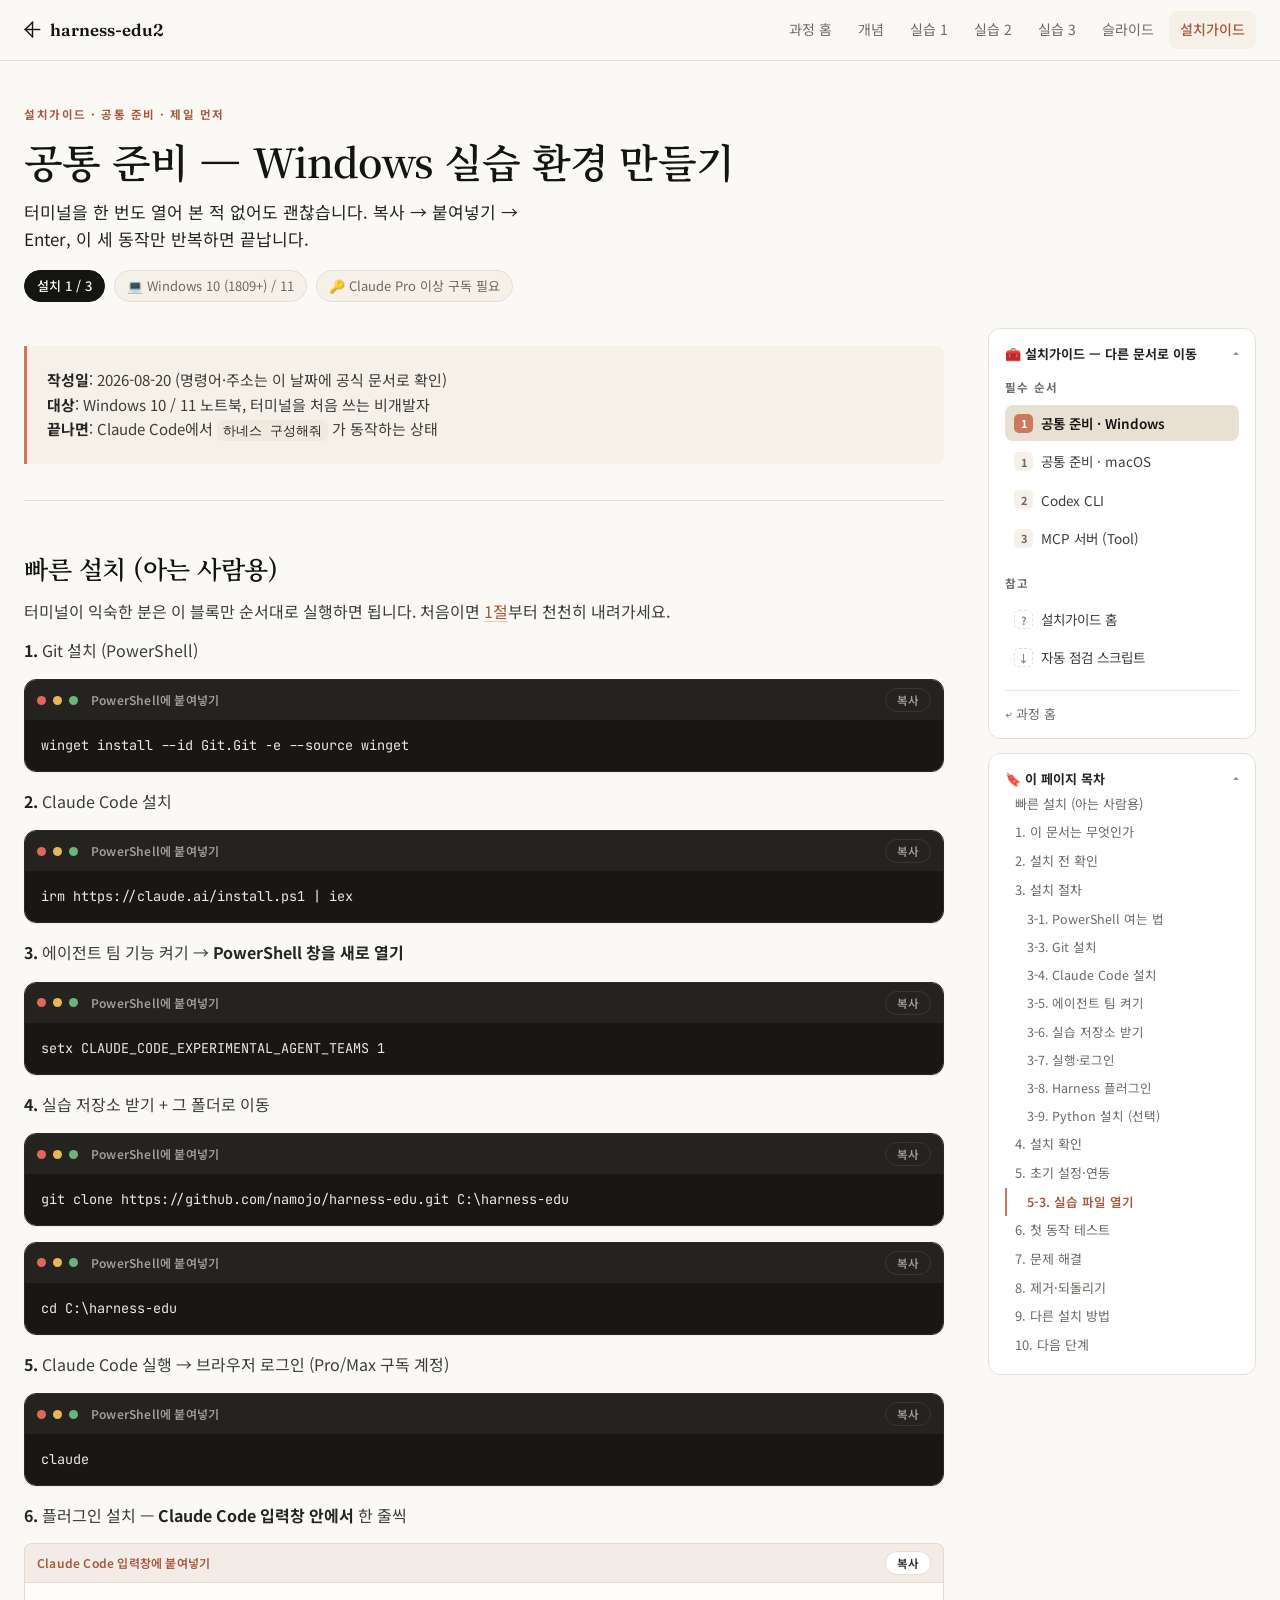
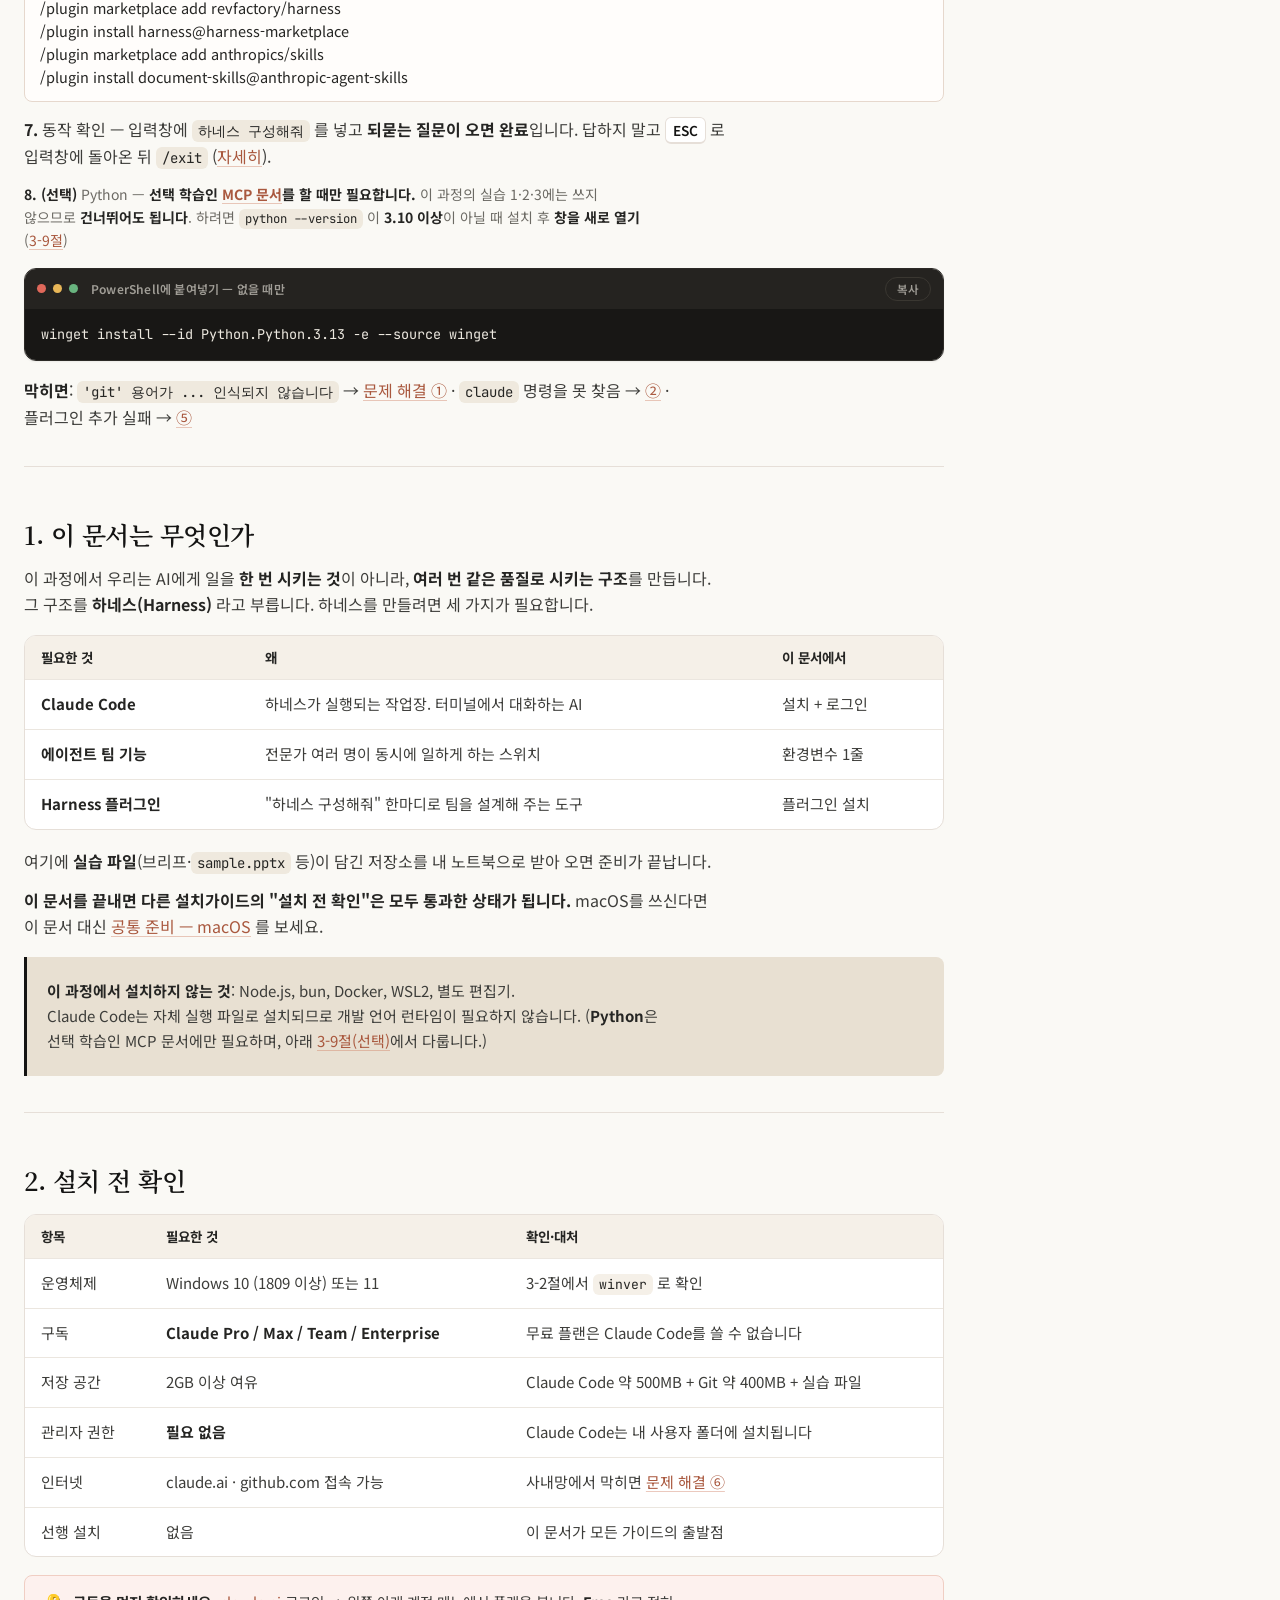
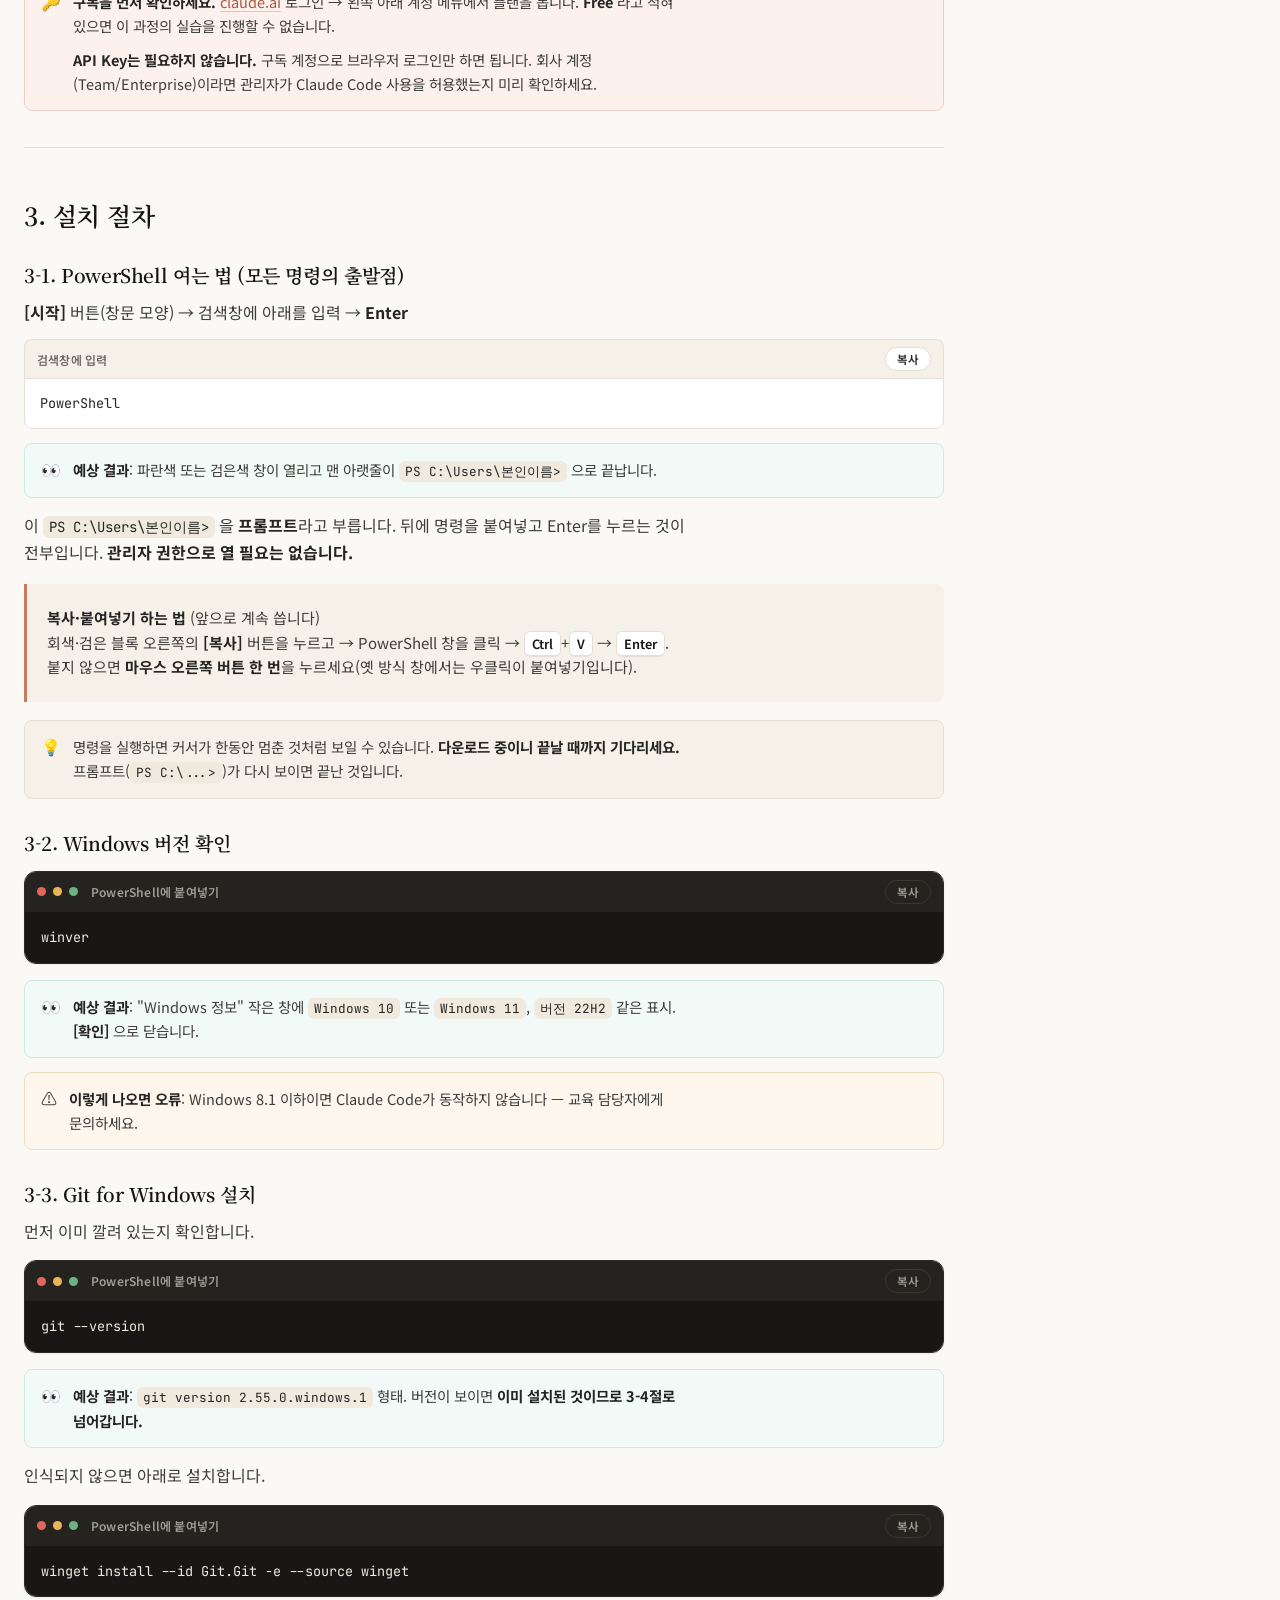
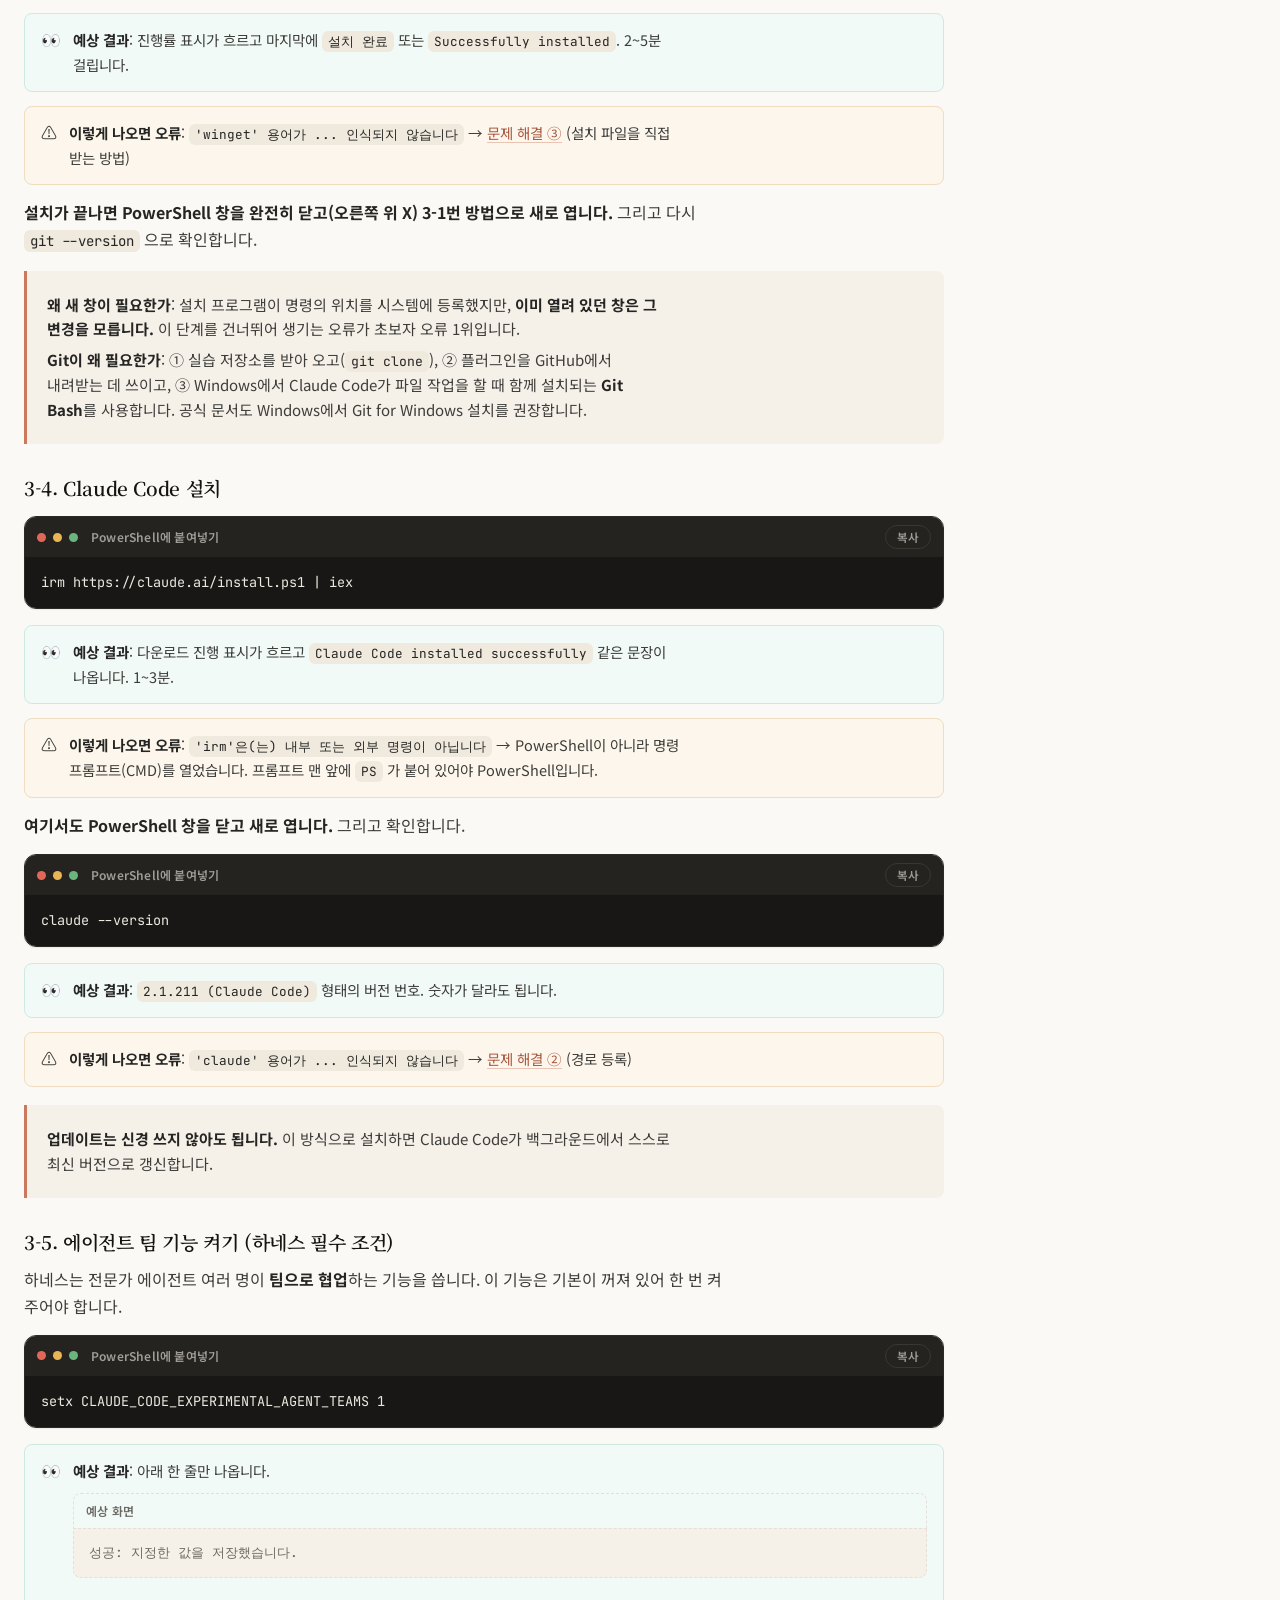
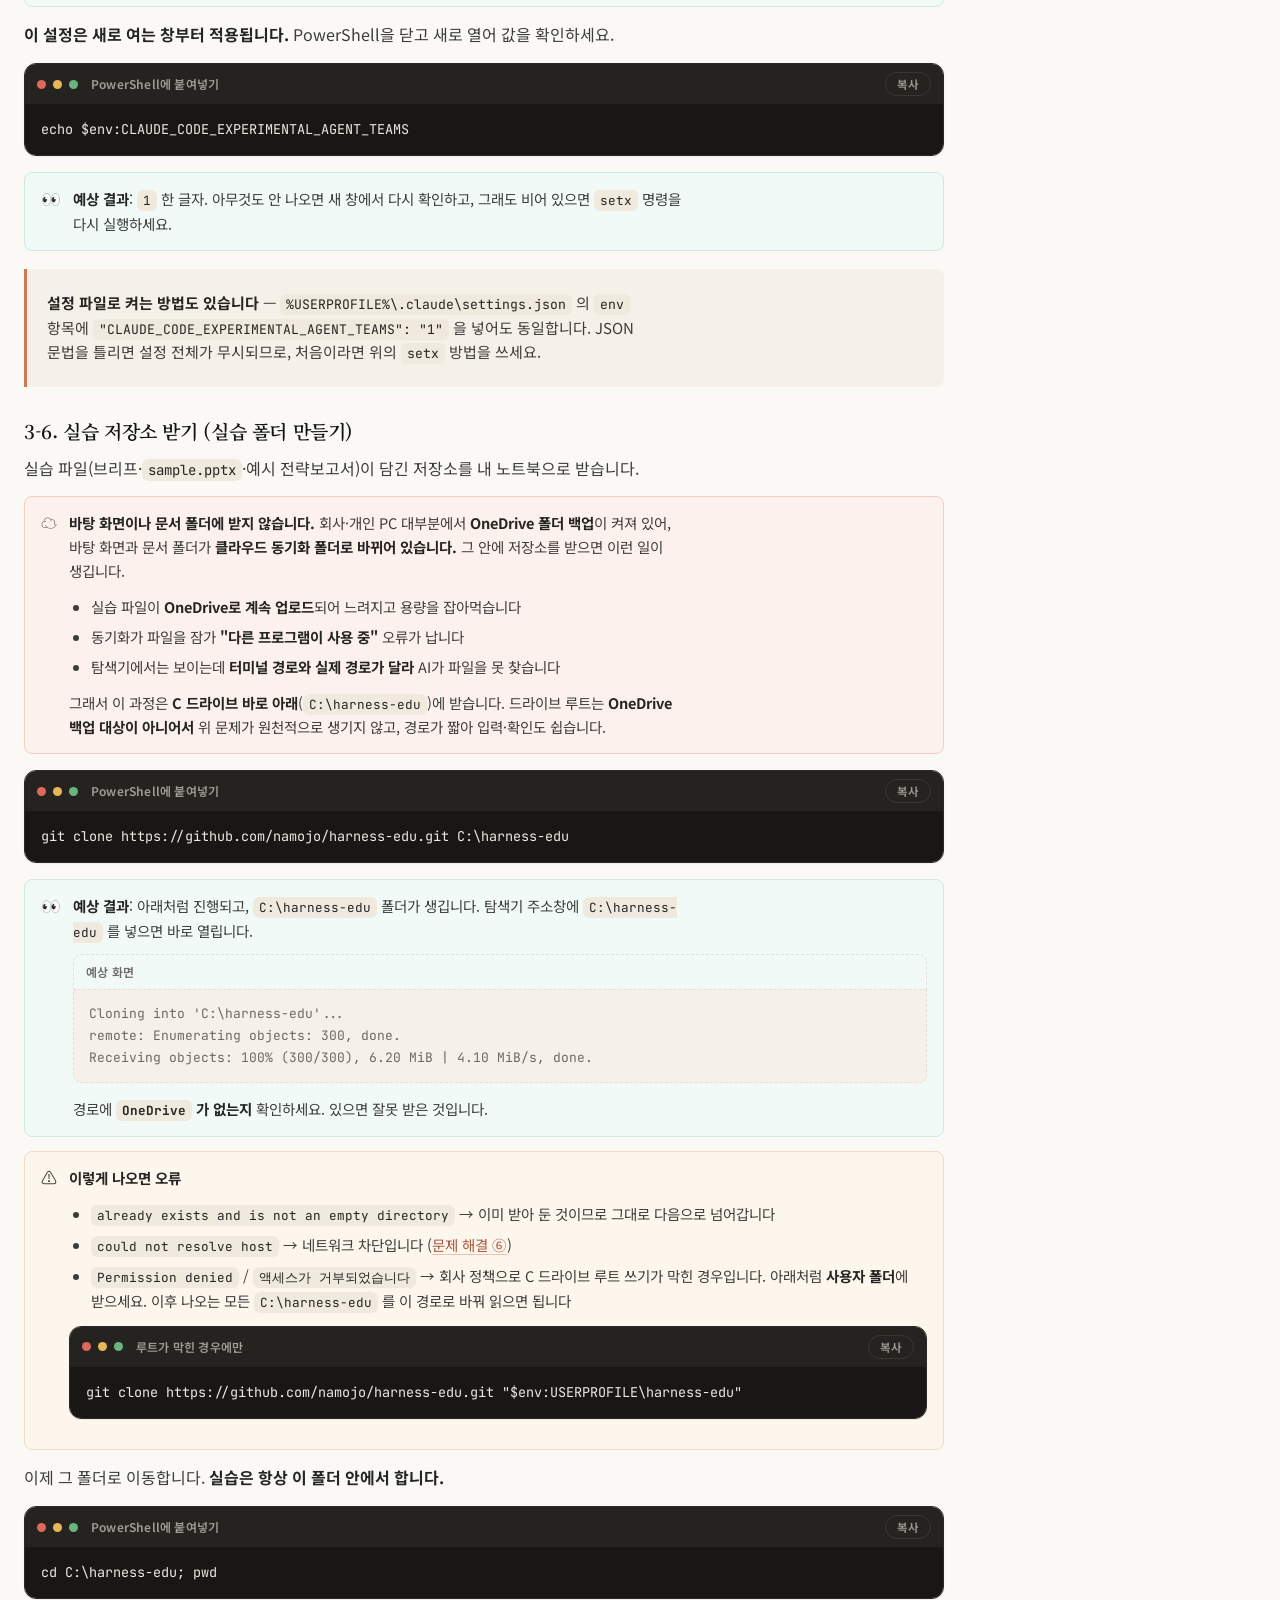
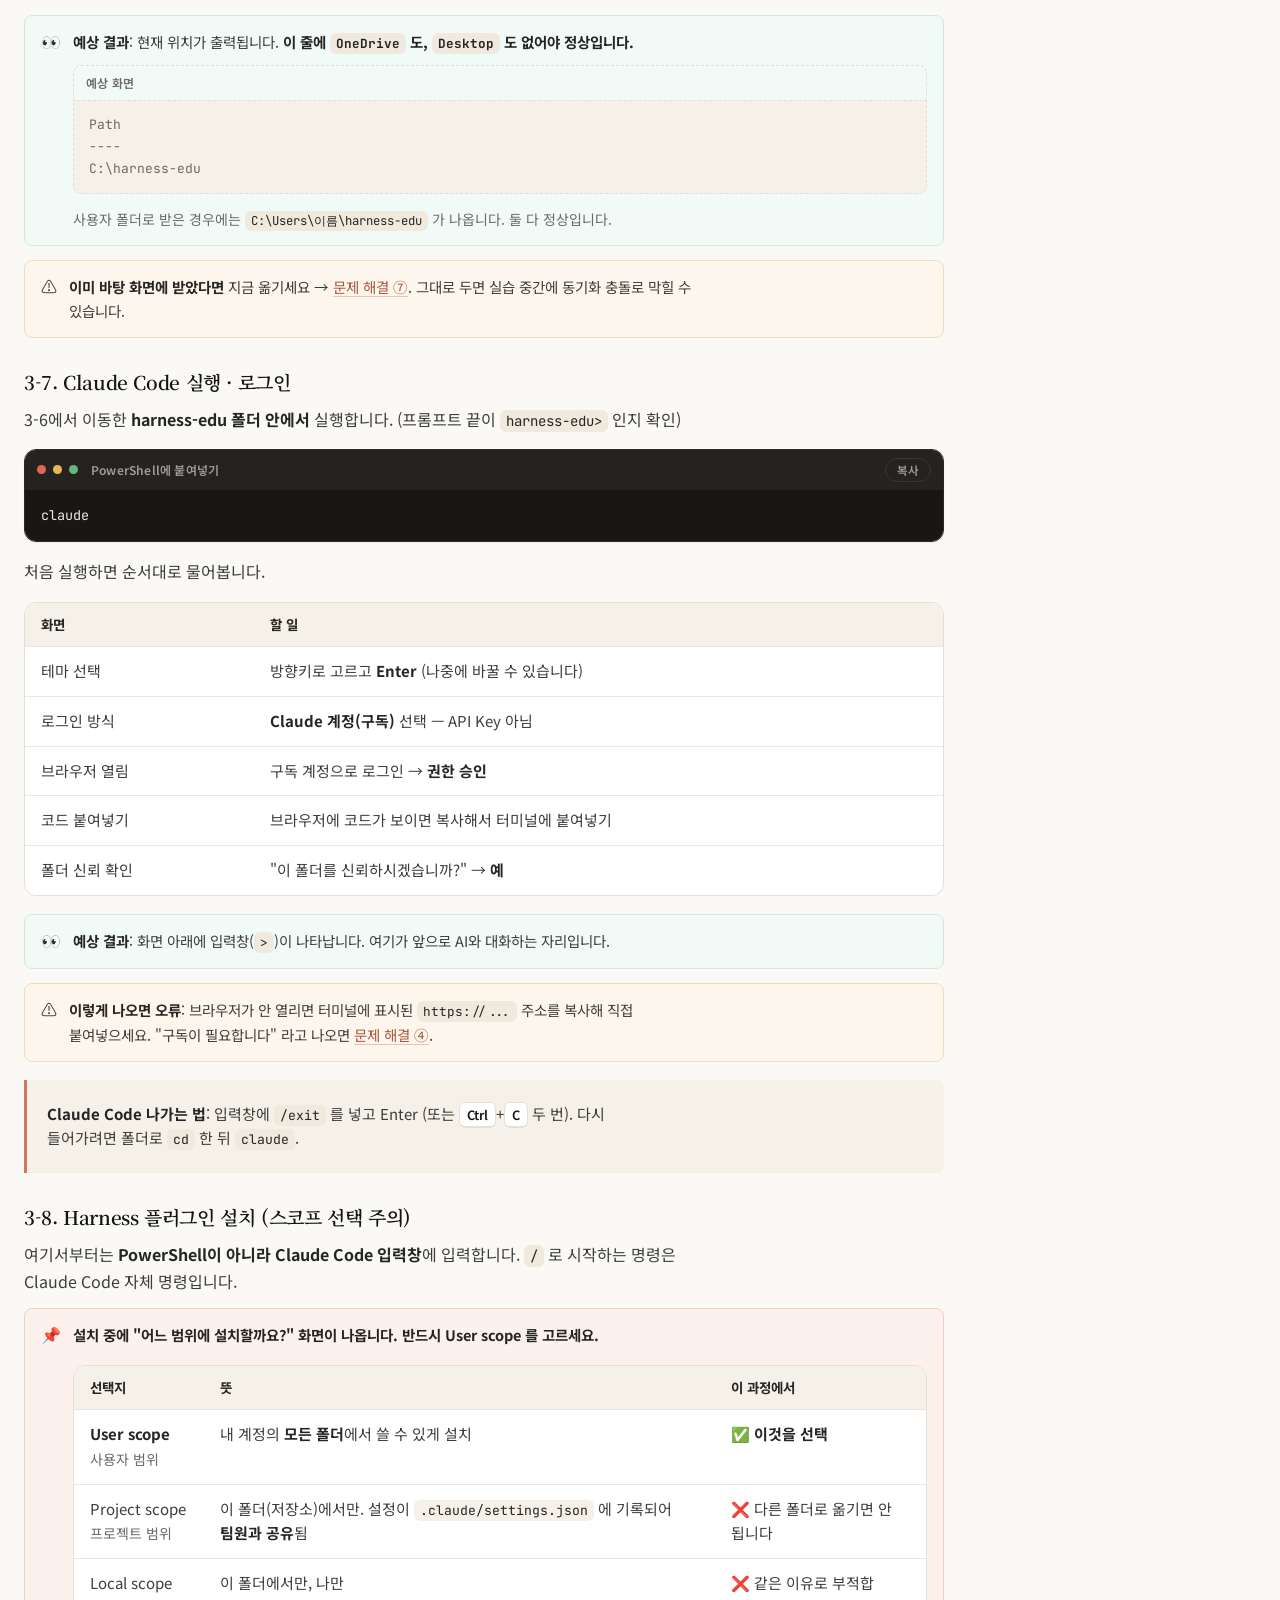
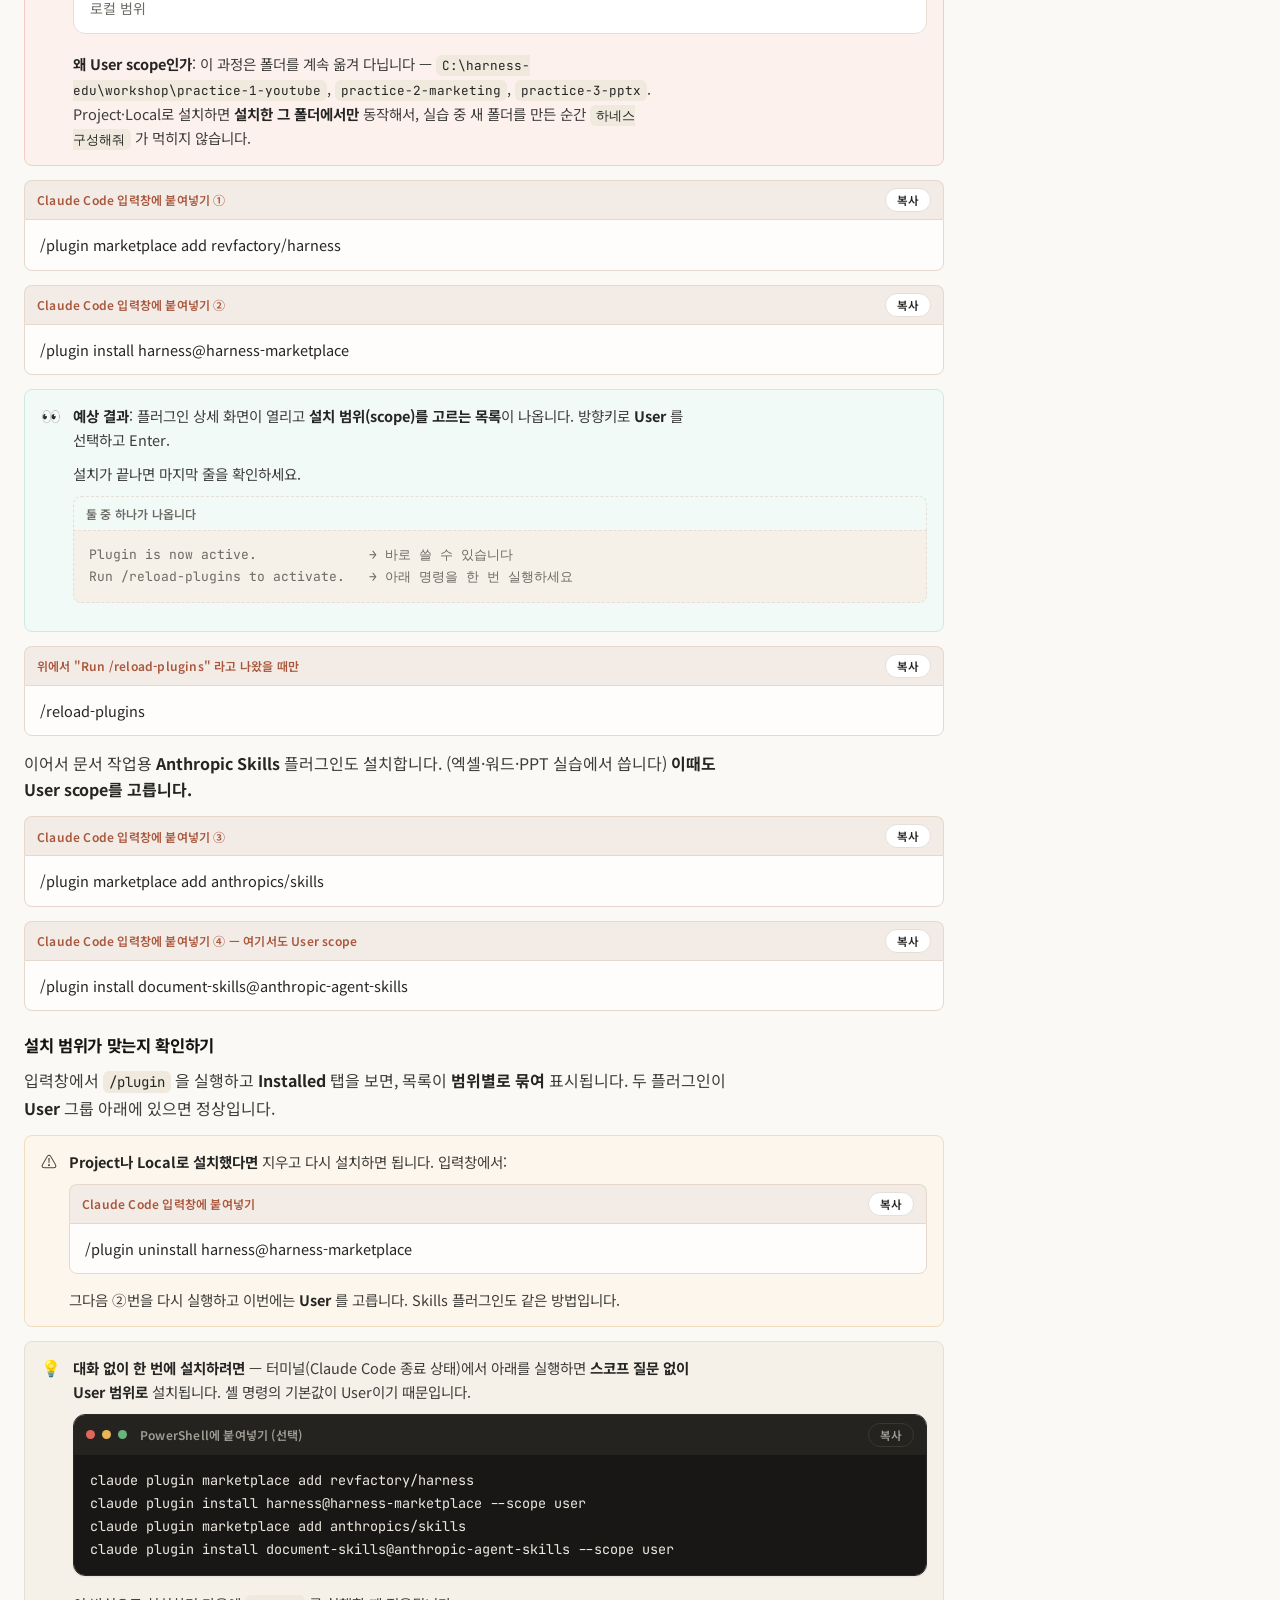
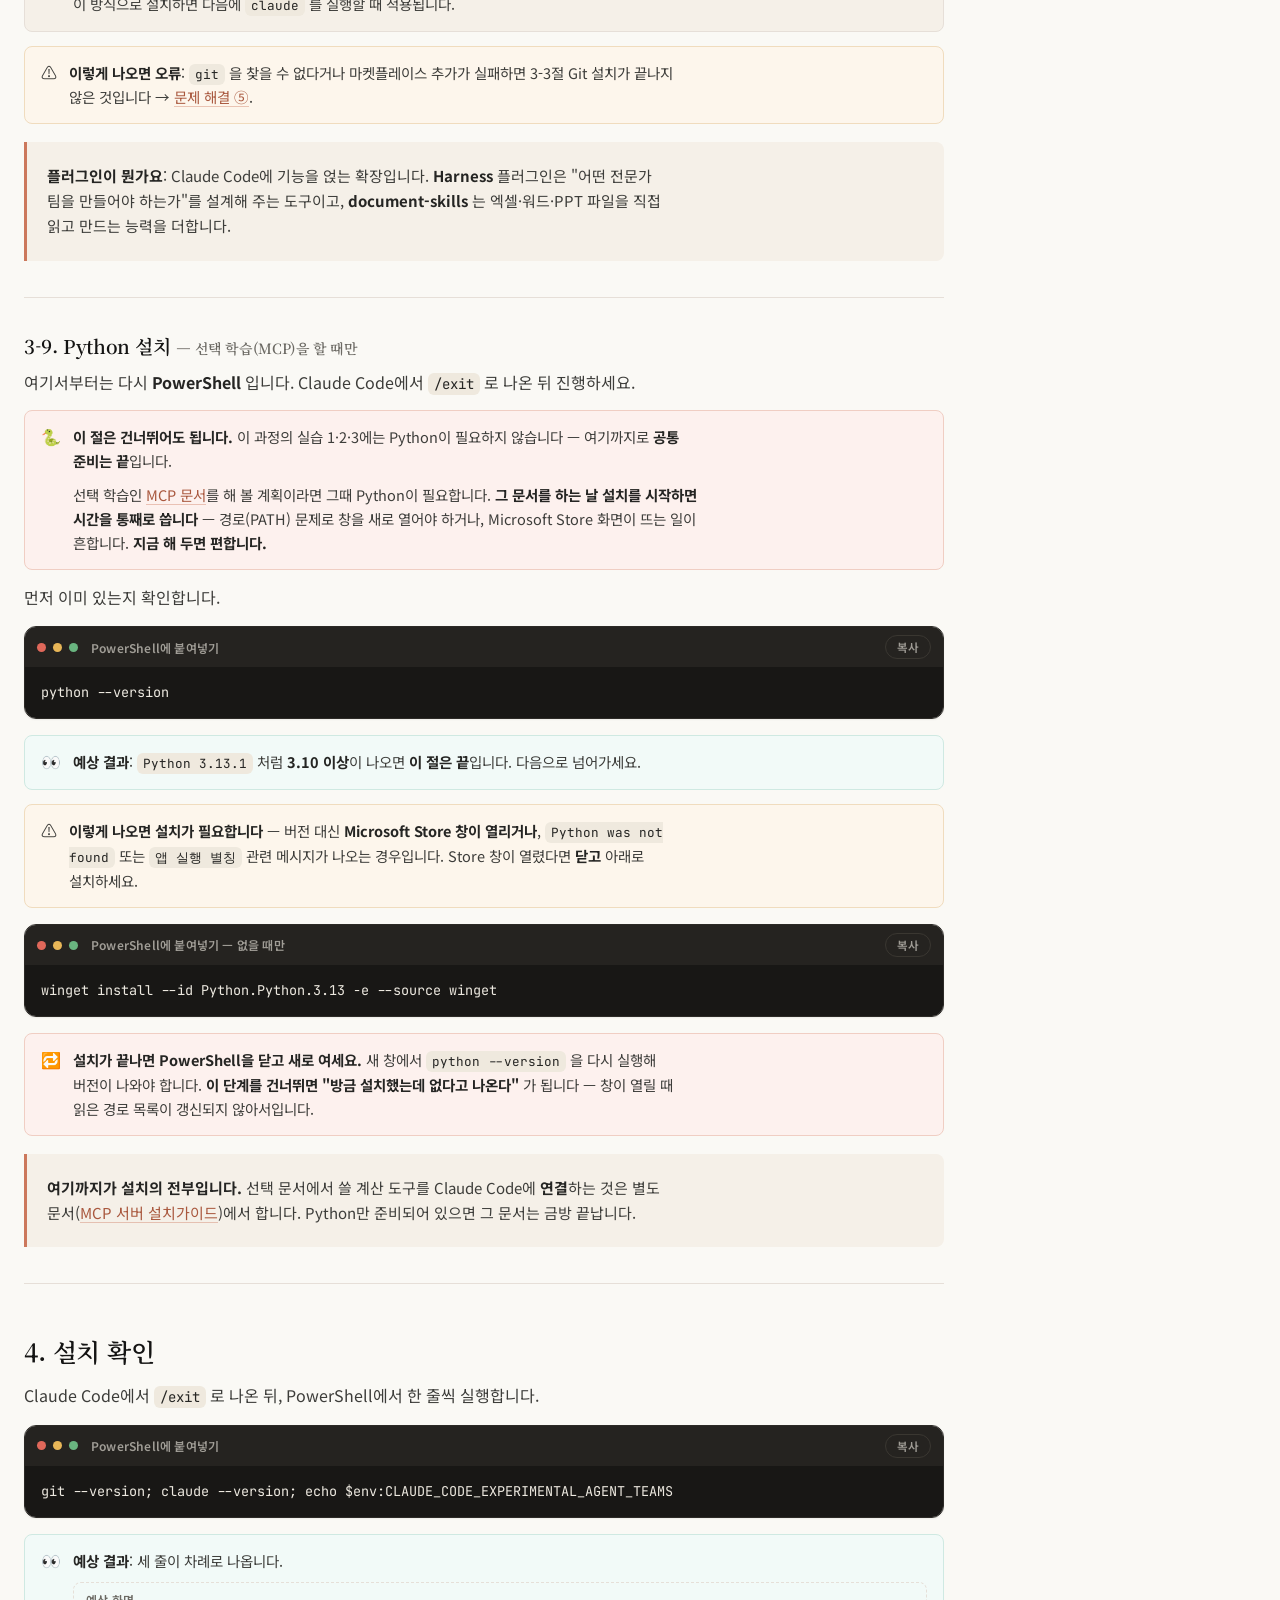
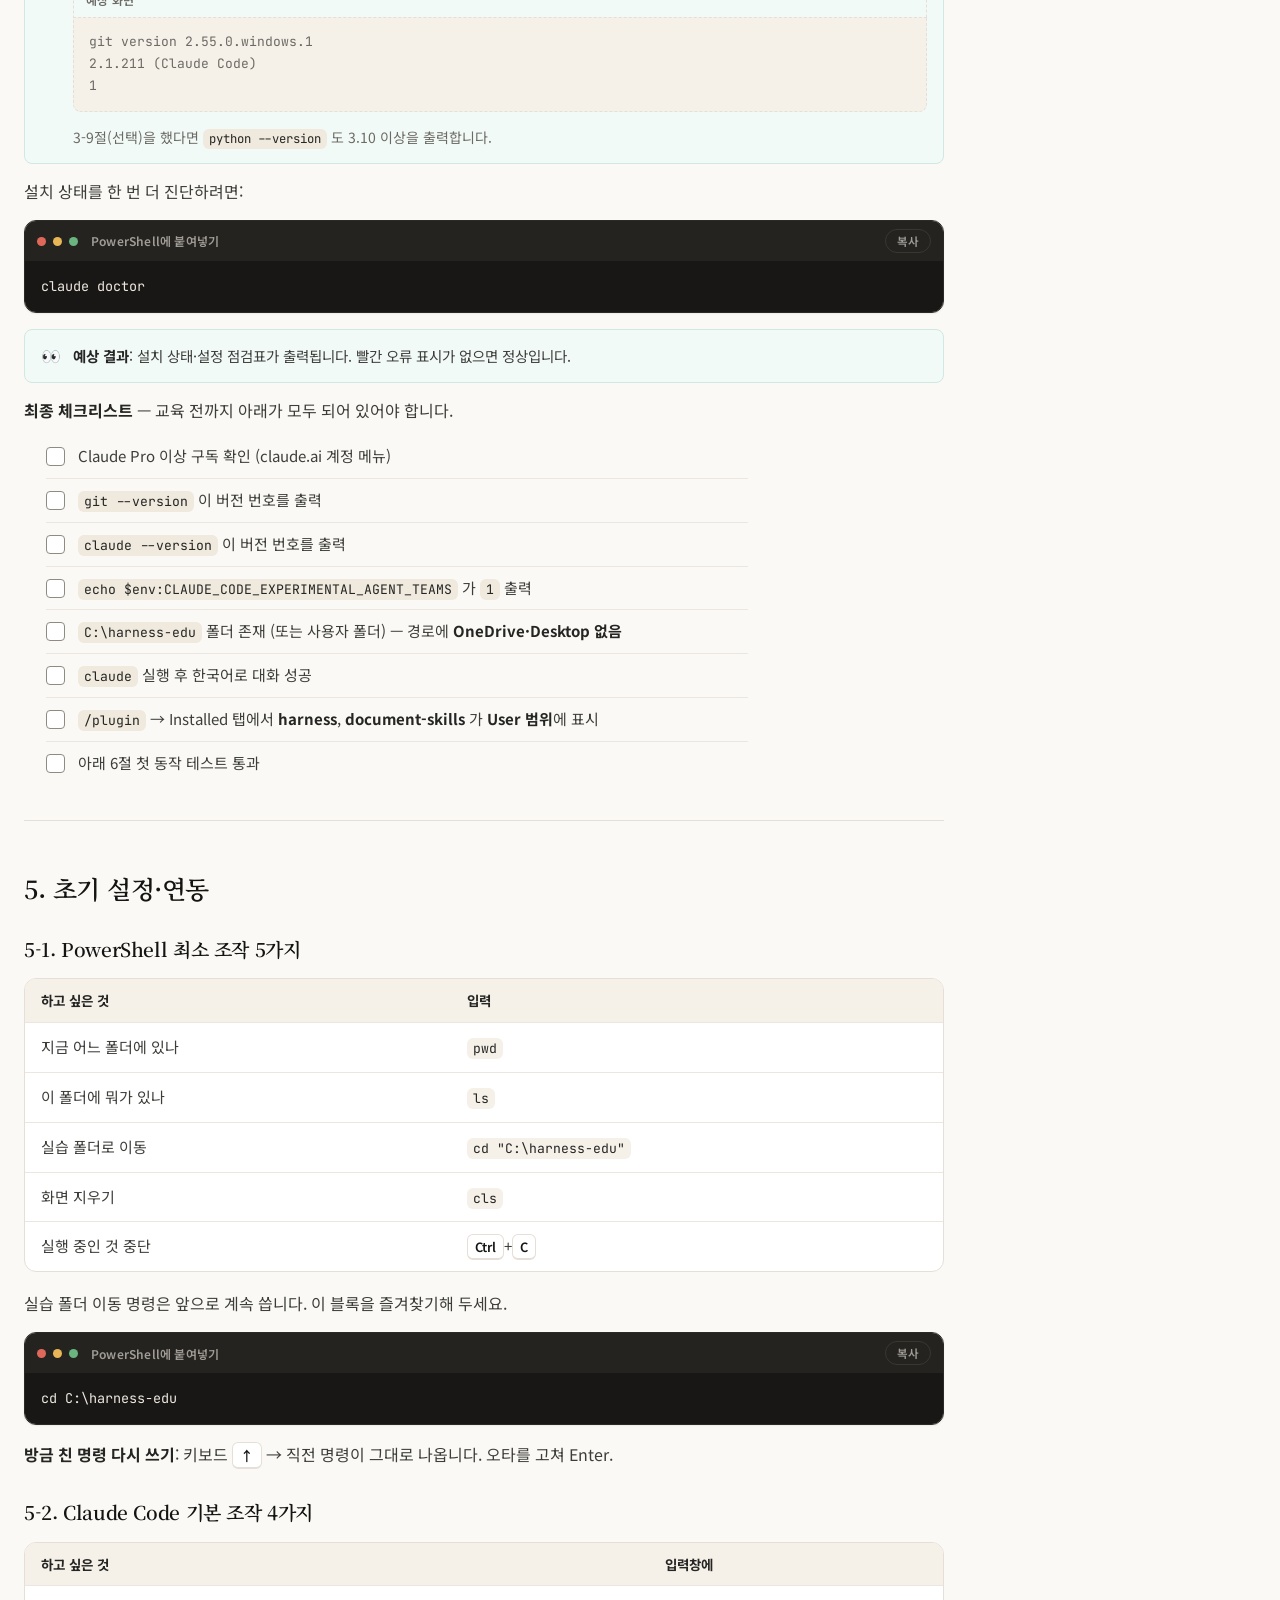
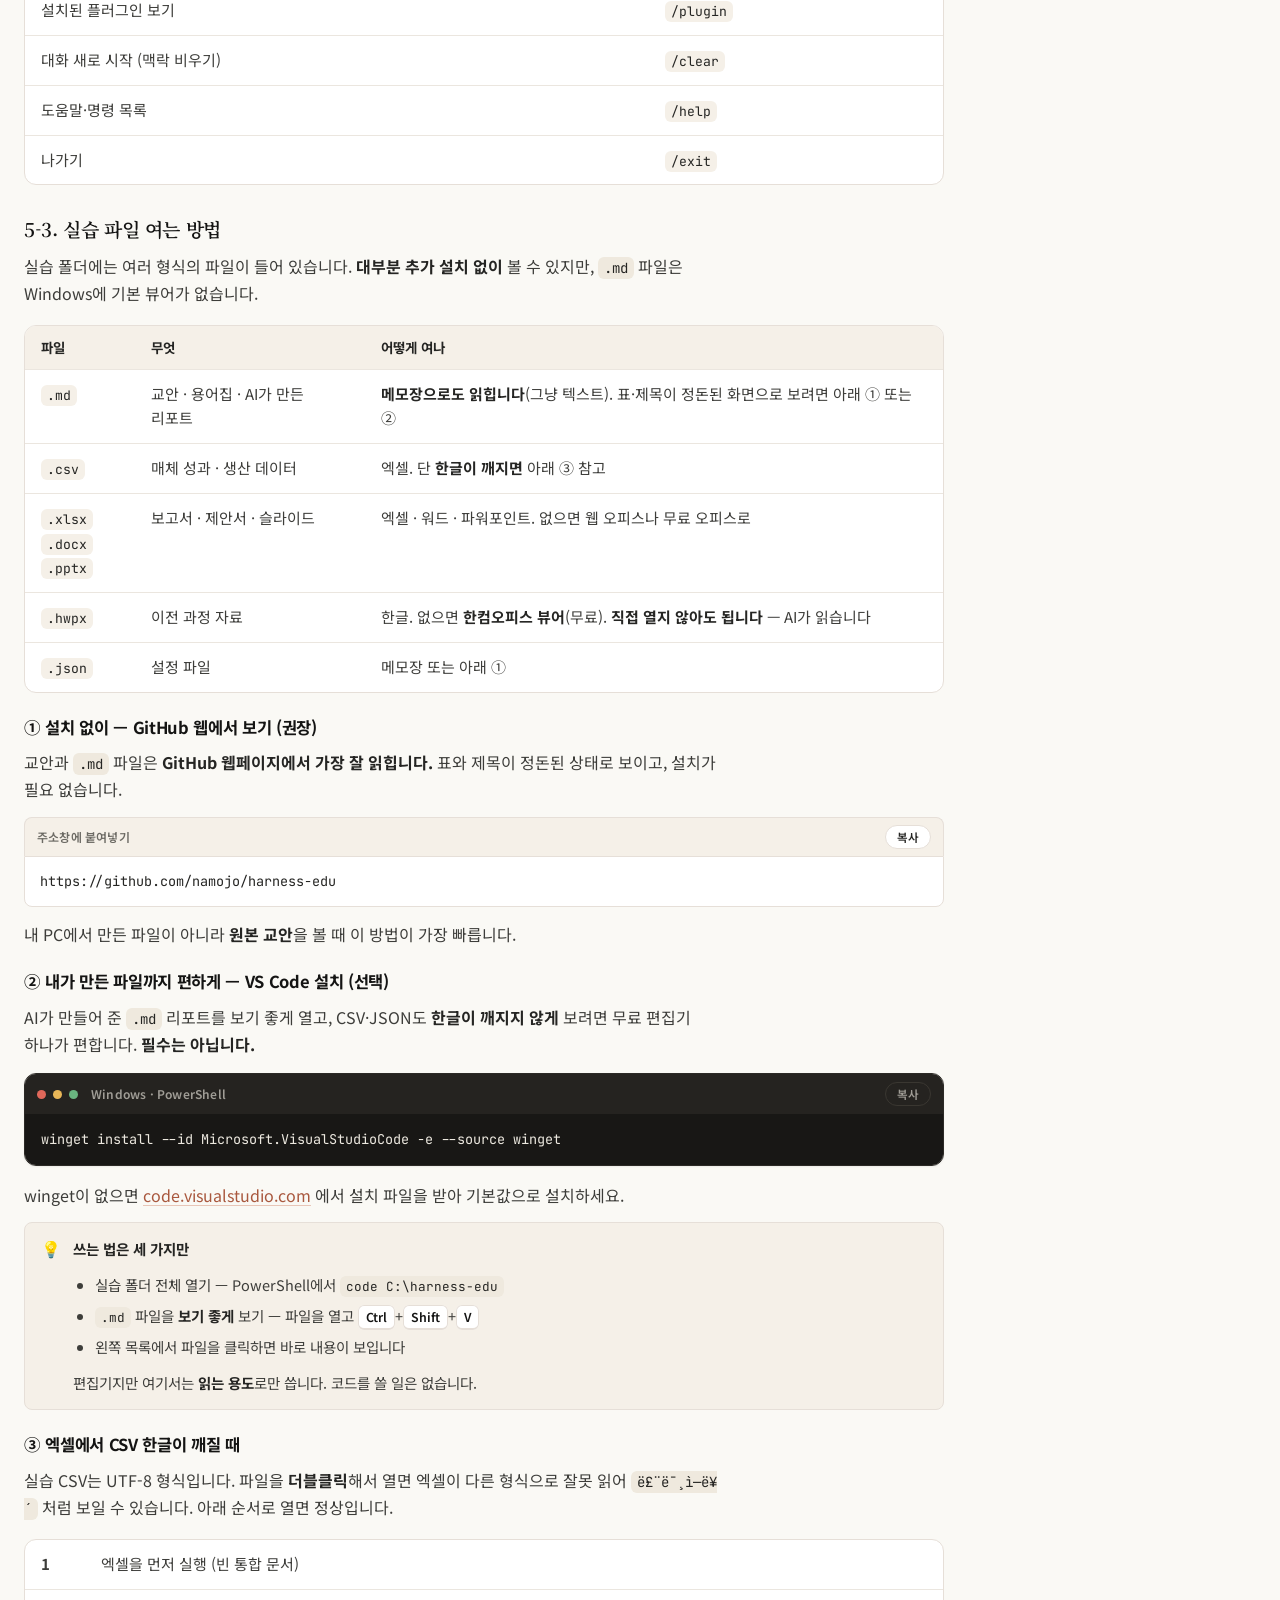
<file: docs/install/setup-windows.html>
<!doctype html>
<html lang="ko">
<head>
<meta charset="utf-8">
<meta name="viewport" content="width=device-width, initial-scale=1">
<title>공통 준비 — Windows 실습 환경 만들기 · harness-edu2</title>
<meta name="description" content="터미널을 처음 열어 보는 분을 위한 harness-edu2 실습 환경 설치가이드. Git · Claude Code · 에이전트 팀 · Harness 플러그인까지 한 번에 준비합니다.">
<link rel="icon" href="data:image/svg+xml,%3Csvg xmlns='http://www.w3.org/2000/svg' viewBox='0 0 24 24'%3E%3Crect width='24' height='24' fill='%23faf9f5'/%3E%3Cg fill='%23141413'%3E%3Crect x='11' y='1' width='2' height='22'/%3E%3Crect x='1' y='11' width='22' height='2'/%3E%3Crect x='3.8' y='3.8' width='2' height='16.4' transform='rotate(45 12 12)'/%3E%3Crect x='3.8' y='3.8' width='2' height='16.4' transform='rotate(-45 12 12)'/%3E%3C/g%3E%3C/svg%3E">
<link rel="preconnect" href="https://fonts.googleapis.com">
<link rel="preconnect" href="https://fonts.gstatic.com" crossorigin>
<link href="https://fonts.googleapis.com/css2?family=Fraunces:opsz,wght@9..144,400;9..144,600&family=Noto+Sans+KR:wght@400;500;700&family=Noto+Serif+KR:wght@500;600&family=JetBrains+Mono:wght@400;500&display=swap" rel="stylesheet">
<link rel="stylesheet" href="../assets/site.css">
</head>
<body data-page="install-setup-windows">
<a class="skip-link" href="#main">본문으로 건너뛰기</a>

<header class="topnav"><div class="wrap">
  <a class="brand" href="../index.html">
    <span class="spike" aria-hidden="true"><svg viewBox="0 0 24 24"><g fill="#141413"><rect x="11" y="1" width="2" height="22"/><rect x="1" y="11" width="22" height="2"/><rect x="3.8" y="3.8" width="2" height="16.4" transform="rotate(45 12 12)"/><rect x="3.8" y="3.8" width="2" height="16.4" transform="rotate(-45 12 12)"/></g></svg></span>
    <span class="brand-full">harness-edu2</span>
  </a>
  <nav aria-label="주요 메뉴">
    <a href="../index.html">과정 홈</a>
    <a href="../concept.html">개념</a>
    <a href="../practice/1-youtube.html">실습 1</a>
    <a href="../practice/2-marketing.html">실습 2</a>
    <a href="../practice/3-pptx.html">실습 3</a>
    <a href="../slides/index.html">슬라이드</a>
    <a href="index.html" aria-current="page">설치가이드</a>
  </nav>
</div></header>

<div class="wrap page-head">
  <div class="eyebrow">설치가이드 · 공통 준비 · 제일 먼저</div>
  <h1>공통 준비 — Windows 실습 환경 만들기</h1>
  <p class="sub">터미널을 한 번도 열어 본 적 없어도 괜찮습니다. 복사 → 붙여넣기 → Enter, 이 세 동작만 반복하면 끝납니다.</p>
  <div class="meta">
    <span class="badge">설치 1 / 3</span>
    <span>💻 Windows 10 (1809+) / 11</span>
    <span>🔑 Claude Pro 이상 구독 필요</span>
  </div>
</div>

<div class="wrap layout">
  <main id="main" class="main-col">
    <article class="prose">

<blockquote>
  <p><strong>작성일</strong>: 2026-08-20 (명령어·주소는 이 날짜에 공식 문서로 확인)<br>
  <strong>대상</strong>: Windows 10 / 11 노트북, 터미널을 처음 쓰는 비개발자<br>
  <strong>끝나면</strong>: Claude Code에서 <code>하네스 구성해줘</code> 가 동작하는 상태</p>
</blockquote>

<hr>

<h2 id="빠른-설치">빠른 설치 (아는 사람용)</h2>

<p>터미널이 익숙한 분은 이 블록만 순서대로 실행하면 됩니다. 처음이면 <a href="#1-이-문서는-무엇인가">1절</a>부터 천천히 내려가세요.</p>

<p><strong>1.</strong> Git 설치 (PowerShell)</p>
<div class="code-card is-term"><div class="terminal"><div class="terminal-bar"><i></i><i></i><i></i><span>PowerShell에 붙여넣기</span><button type="button" class="copy-btn" data-copy>복사</button></div><div class="terminal-body"><pre>winget install --id Git.Git -e --source winget</pre></div></div></div>

<p><strong>2.</strong> Claude Code 설치</p>
<div class="code-card is-term"><div class="terminal"><div class="terminal-bar"><i></i><i></i><i></i><span>PowerShell에 붙여넣기</span><button type="button" class="copy-btn" data-copy>복사</button></div><div class="terminal-body"><pre>irm https://claude.ai/install.ps1 | iex</pre></div></div></div>

<p><strong>3.</strong> 에이전트 팀 기능 켜기 → <strong>PowerShell 창을 새로 열기</strong></p>
<div class="code-card is-term"><div class="terminal"><div class="terminal-bar"><i></i><i></i><i></i><span>PowerShell에 붙여넣기</span><button type="button" class="copy-btn" data-copy>복사</button></div><div class="terminal-body"><pre>setx CLAUDE_CODE_EXPERIMENTAL_AGENT_TEAMS 1</pre></div></div></div>

<p><strong>4.</strong> 실습 저장소 받기 + 그 폴더로 이동</p>
<div class="code-card is-term"><div class="terminal"><div class="terminal-bar"><i></i><i></i><i></i><span>PowerShell에 붙여넣기</span><button type="button" class="copy-btn" data-copy>복사</button></div><div class="terminal-body"><pre>git clone https://github.com/namojo/harness-edu.git C:\harness-edu</pre></div></div></div>
<div class="code-card is-term"><div class="terminal"><div class="terminal-bar"><i></i><i></i><i></i><span>PowerShell에 붙여넣기</span><button type="button" class="copy-btn" data-copy>복사</button></div><div class="terminal-body"><pre>cd C:\harness-edu</pre></div></div></div>

<p><strong>5.</strong> Claude Code 실행 → 브라우저 로그인 (Pro/Max 구독 계정)</p>
<div class="code-card is-term"><div class="terminal"><div class="terminal-bar"><i></i><i></i><i></i><span>PowerShell에 붙여넣기</span><button type="button" class="copy-btn" data-copy>복사</button></div><div class="terminal-body"><pre>claude</pre></div></div></div>

<p><strong>6.</strong> 플러그인 설치 — <strong>Claude Code 입력창 안에서</strong> 한 줄씩</p>
<div class="code-card is-prompt"><div class="code-bar"><span class="code-label">Claude Code 입력창에 붙여넣기</span><button type="button" class="copy-btn" data-copy>복사</button></div><pre>/plugin marketplace add revfactory/harness
/plugin install harness@harness-marketplace
/plugin marketplace add anthropics/skills
/plugin install document-skills@anthropic-agent-skills</pre></div>

<p><strong>7.</strong> 동작 확인 — 입력창에 <code>하네스 구성해줘</code> 를 넣고 <strong>되묻는 질문이 오면 완료</strong>입니다. 답하지 말고 <kbd>ESC</kbd> 로 입력창에 돌아온 뒤 <code>/exit</code> (<a href="#6-첫-동작-테스트">자세히</a>).</p>

<p class="muted"><strong>8. (선택)</strong> Python — <strong>선택 학습인 <a href="mcp-server.html">MCP 문서</a>를 할 때만 필요합니다.</strong> 이 과정의 실습 1·2·3에는 쓰지 않으므로 <strong>건너뛰어도 됩니다</strong>. 하려면 <code>python --version</code> 이 <strong>3.10 이상</strong>이 아닐 때 설치 후 <strong>창을 새로 열기</strong> (<a href="#3-9-python-설치">3-9절</a>)</p>
<div class="code-card is-term"><div class="terminal"><div class="terminal-bar"><i></i><i></i><i></i><span>PowerShell에 붙여넣기 — 없을 때만</span><button type="button" class="copy-btn" data-copy>복사</button></div><div class="terminal-body"><pre>winget install --id Python.Python.3.13 -e --source winget</pre></div></div></div>

<p><strong>막히면</strong>: <code>'git' 용어가 ... 인식되지 않습니다</code> → <a href="#문제-1">문제 해결 ①</a> · <code>claude</code> 명령을 못 찾음 → <a href="#문제-2">②</a> · 플러그인 추가 실패 → <a href="#문제-5">⑤</a></p>

<hr>

<h2 id="1-이-문서는-무엇인가">1. 이 문서는 무엇인가</h2>

<p>이 과정에서 우리는 AI에게 일을 <strong>한 번 시키는 것</strong>이 아니라, <strong>여러 번 같은 품질로 시키는 구조</strong>를 만듭니다. 그 구조를 <strong>하네스(Harness)</strong> 라고 부릅니다. 하네스를 만들려면 세 가지가 필요합니다.</p>

<div class="table-wrap"><table>
<thead><tr><th>필요한 것</th><th>왜</th><th>이 문서에서</th></tr></thead>
<tbody>
<tr><td><strong>Claude Code</strong></td><td>하네스가 실행되는 작업장. 터미널에서 대화하는 AI</td><td>설치 + 로그인</td></tr>
<tr><td><strong>에이전트 팀 기능</strong></td><td>전문가 여러 명이 동시에 일하게 하는 스위치</td><td>환경변수 1줄</td></tr>
<tr><td><strong>Harness 플러그인</strong></td><td>&quot;하네스 구성해줘&quot; 한마디로 팀을 설계해 주는 도구</td><td>플러그인 설치</td></tr>
</tbody></table></div>

<p>여기에 <strong>실습 파일</strong>(브리프·<code>sample.pptx</code> 등)이 담긴 저장소를 내 노트북으로 받아 오면 준비가 끝납니다.</p>

<p><strong>이 문서를 끝내면 다른 설치가이드의 &quot;설치 전 확인&quot;은 모두 통과한 상태가 됩니다.</strong> macOS를 쓰신다면 이 문서 대신 <a href="setup-mac.html">공통 준비 — macOS</a> 를 보세요.</p>

<blockquote class="rule">
  <p><strong>이 과정에서 설치하지 않는 것</strong>: Node.js, bun, Docker, WSL2, 별도 편집기.<br>
  Claude Code는 자체 실행 파일로 설치되므로 개발 언어 런타임이 필요하지 않습니다. (<strong>Python</strong>은 선택 학습인 MCP 문서에만 필요하며, 아래 <a href="#3-9-python-설치">3-9절(선택)</a>에서 다룹니다.)</p>
</blockquote>

<hr>

<h2 id="2-설치-전-확인">2. 설치 전 확인</h2>

<div class="table-wrap"><table>
<thead><tr><th>항목</th><th>필요한 것</th><th>확인·대처</th></tr></thead>
<tbody>
<tr><td>운영체제</td><td>Windows 10 (1809 이상) 또는 11</td><td>3-2절에서 <code>winver</code> 로 확인</td></tr>
<tr><td>구독</td><td><strong>Claude Pro / Max / Team / Enterprise</strong></td><td>무료 플랜은 Claude Code를 쓸 수 없습니다</td></tr>
<tr><td>저장 공간</td><td>2GB 이상 여유</td><td>Claude Code 약 500MB + Git 약 400MB + 실습 파일</td></tr>
<tr><td>관리자 권한</td><td><strong>필요 없음</strong></td><td>Claude Code는 내 사용자 폴더에 설치됩니다</td></tr>
<tr><td>인터넷</td><td>claude.ai · github.com 접속 가능</td><td>사내망에서 막히면 <a href="#문제-6">문제 해결 ⑥</a></td></tr>
<tr><td>선행 설치</td><td>없음</td><td>이 문서가 모든 가이드의 출발점</td></tr>
</tbody></table></div>

<section class="callout callout-stop"><span class="callout-icon" aria-hidden="true">🔑</span><div class="callout-body">
<p><strong>구독을 먼저 확인하세요.</strong> <a href="https://claude.ai" target="_blank" rel="noopener">claude.ai</a> 로그인 → 왼쪽 아래 계정 메뉴에서 플랜을 봅니다. <strong>Free</strong> 라고 적혀 있으면 이 과정의 실습을 진행할 수 없습니다.</p>
<p><strong>API Key는 필요하지 않습니다.</strong> 구독 계정으로 브라우저 로그인만 하면 됩니다. 회사 계정(Team/Enterprise)이라면 관리자가 Claude Code 사용을 허용했는지 미리 확인하세요.</p>
</div></section>


<hr>

<h2 id="3-설치-절차">3. 설치 절차</h2>

<h3 id="3-1-powershell-여는-법">3-1. PowerShell 여는 법 (모든 명령의 출발점)</h3>

<p><strong>[시작]</strong> 버튼(창문 모양) → 검색창에 아래를 입력 → <strong>Enter</strong></p>
<div class="code-card is-lite"><div class="code-bar"><span class="code-label">검색창에 입력</span><button type="button" class="copy-btn" data-copy>복사</button></div><pre>PowerShell</pre></div>

<section class="callout callout-expect"><span class="callout-icon" aria-hidden="true">👀</span><div class="callout-body"><p><strong>예상 결과</strong>: 파란색 또는 검은색 창이 열리고 맨 아랫줄이 <code>PS C:\Users\본인이름&gt;</code> 으로 끝납니다.</p></div></section>

<p>이 <code>PS C:\Users\본인이름&gt;</code> 을 <strong>프롬프트</strong>라고 부릅니다. 뒤에 명령을 붙여넣고 Enter를 누르는 것이 전부입니다. <strong>관리자 권한으로 열 필요는 없습니다.</strong></p>

<blockquote>
  <p><strong>복사·붙여넣기 하는 법</strong> (앞으로 계속 씁니다)<br>
  회색·검은 블록 오른쪽의 <strong>[복사]</strong> 버튼을 누르고 → PowerShell 창을 클릭 → <kbd>Ctrl</kbd>+<kbd>V</kbd> → <kbd>Enter</kbd>.<br>
  붙지 않으면 <strong>마우스 오른쪽 버튼 한 번</strong>을 누르세요(옛 방식 창에서는 우클릭이 붙여넣기입니다).</p>
</blockquote>

<section class="callout callout-tip"><span class="callout-icon" aria-hidden="true">💡</span><div class="callout-body"><p>명령을 실행하면 커서가 한동안 멈춘 것처럼 보일 수 있습니다. <strong>다운로드 중이니 끝날 때까지 기다리세요.</strong> 프롬프트(<code>PS C:\...&gt;</code>)가 다시 보이면 끝난 것입니다.</p></div></section>

<h3 id="3-2-windows-버전-확인">3-2. Windows 버전 확인</h3>

<div class="code-card is-term"><div class="terminal"><div class="terminal-bar"><i></i><i></i><i></i><span>PowerShell에 붙여넣기</span><button type="button" class="copy-btn" data-copy>복사</button></div><div class="terminal-body"><pre>winver</pre></div></div></div>

<section class="callout callout-expect"><span class="callout-icon" aria-hidden="true">👀</span><div class="callout-body"><p><strong>예상 결과</strong>: &quot;Windows 정보&quot; 작은 창에 <code>Windows 10</code> 또는 <code>Windows 11</code>, <code>버전 22H2</code> 같은 표시. <strong>[확인]</strong> 으로 닫습니다.</p></div></section>

<section class="callout callout-warn"><span class="callout-icon" aria-hidden="true">⚠️</span><div class="callout-body"><p><strong>이렇게 나오면 오류</strong>: Windows 8.1 이하이면 Claude Code가 동작하지 않습니다 — 교육 담당자에게 문의하세요.</p></div></section>

<h3 id="3-3-git-설치">3-3. Git for Windows 설치</h3>

<p>먼저 이미 깔려 있는지 확인합니다.</p>
<div class="code-card is-term"><div class="terminal"><div class="terminal-bar"><i></i><i></i><i></i><span>PowerShell에 붙여넣기</span><button type="button" class="copy-btn" data-copy>복사</button></div><div class="terminal-body"><pre>git --version</pre></div></div></div>

<section class="callout callout-expect"><span class="callout-icon" aria-hidden="true">👀</span><div class="callout-body"><p><strong>예상 결과</strong>: <code>git version 2.55.0.windows.1</code> 형태. 버전이 보이면 <strong>이미 설치된 것이므로 3-4절로 넘어갑니다.</strong></p></div></section>

<p>인식되지 않으면 아래로 설치합니다.</p>
<div class="code-card is-term"><div class="terminal"><div class="terminal-bar"><i></i><i></i><i></i><span>PowerShell에 붙여넣기</span><button type="button" class="copy-btn" data-copy>복사</button></div><div class="terminal-body"><pre>winget install --id Git.Git -e --source winget</pre></div></div></div>

<section class="callout callout-expect"><span class="callout-icon" aria-hidden="true">👀</span><div class="callout-body"><p><strong>예상 결과</strong>: 진행률 표시가 흐르고 마지막에 <code>설치 완료</code> 또는 <code>Successfully installed</code>. 2~5분 걸립니다.</p></div></section>

<section class="callout callout-warn"><span class="callout-icon" aria-hidden="true">⚠️</span><div class="callout-body"><p><strong>이렇게 나오면 오류</strong>: <code>'winget' 용어가 ... 인식되지 않습니다</code> → <a href="#문제-3">문제 해결 ③</a> (설치 파일을 직접 받는 방법)</p></div></section>

<p><strong>설치가 끝나면 PowerShell 창을 완전히 닫고(오른쪽 위 X) 3-1번 방법으로 새로 엽니다.</strong> 그리고 다시 <code>git --version</code> 으로 확인합니다.</p>

<blockquote>
  <p><strong>왜 새 창이 필요한가</strong>: 설치 프로그램이 명령의 위치를 시스템에 등록했지만, <strong>이미 열려 있던 창은 그 변경을 모릅니다.</strong> 이 단계를 건너뛰어 생기는 오류가 초보자 오류 1위입니다.</p>
  <p><strong>Git이 왜 필요한가</strong>: ① 실습 저장소를 받아 오고(<code>git clone</code>), ② 플러그인을 GitHub에서 내려받는 데 쓰이고, ③ Windows에서 Claude Code가 파일 작업을 할 때 함께 설치되는 <strong>Git Bash</strong>를 사용합니다. 공식 문서도 Windows에서 Git for Windows 설치를 권장합니다.</p>
</blockquote>

<h3 id="3-4-claude-code-설치">3-4. Claude Code 설치</h3>

<div class="code-card is-term"><div class="terminal"><div class="terminal-bar"><i></i><i></i><i></i><span>PowerShell에 붙여넣기</span><button type="button" class="copy-btn" data-copy>복사</button></div><div class="terminal-body"><pre>irm https://claude.ai/install.ps1 | iex</pre></div></div></div>

<section class="callout callout-expect"><span class="callout-icon" aria-hidden="true">👀</span><div class="callout-body"><p><strong>예상 결과</strong>: 다운로드 진행 표시가 흐르고 <code>Claude Code installed successfully</code> 같은 문장이 나옵니다. 1~3분.</p></div></section>

<section class="callout callout-warn"><span class="callout-icon" aria-hidden="true">⚠️</span><div class="callout-body"><p><strong>이렇게 나오면 오류</strong>: <code>'irm'은(는) 내부 또는 외부 명령이 아닙니다</code> → PowerShell이 아니라 명령 프롬프트(CMD)를 열었습니다. 프롬프트 맨 앞에 <code>PS</code> 가 붙어 있어야 PowerShell입니다.</p></div></section>

<p><strong>여기서도 PowerShell 창을 닫고 새로 엽니다.</strong> 그리고 확인합니다.</p>
<div class="code-card is-term"><div class="terminal"><div class="terminal-bar"><i></i><i></i><i></i><span>PowerShell에 붙여넣기</span><button type="button" class="copy-btn" data-copy>복사</button></div><div class="terminal-body"><pre>claude --version</pre></div></div></div>

<section class="callout callout-expect"><span class="callout-icon" aria-hidden="true">👀</span><div class="callout-body"><p><strong>예상 결과</strong>: <code>2.1.211 (Claude Code)</code> 형태의 버전 번호. 숫자가 달라도 됩니다.</p></div></section>

<section class="callout callout-warn"><span class="callout-icon" aria-hidden="true">⚠️</span><div class="callout-body"><p><strong>이렇게 나오면 오류</strong>: <code>'claude' 용어가 ... 인식되지 않습니다</code> → <a href="#문제-2">문제 해결 ②</a> (경로 등록)</p></div></section>

<blockquote>
  <p><strong>업데이트는 신경 쓰지 않아도 됩니다.</strong> 이 방식으로 설치하면 Claude Code가 백그라운드에서 스스로 최신 버전으로 갱신합니다.</p>
</blockquote>

<h3 id="3-5-에이전트-팀-켜기">3-5. 에이전트 팀 기능 켜기 (하네스 필수 조건)</h3>

<p>하네스는 전문가 에이전트 여러 명이 <strong>팀으로 협업</strong>하는 기능을 씁니다. 이 기능은 기본이 꺼져 있어 한 번 켜 주어야 합니다.</p>

<div class="code-card is-term"><div class="terminal"><div class="terminal-bar"><i></i><i></i><i></i><span>PowerShell에 붙여넣기</span><button type="button" class="copy-btn" data-copy>복사</button></div><div class="terminal-body"><pre>setx CLAUDE_CODE_EXPERIMENTAL_AGENT_TEAMS 1</pre></div></div></div>

<section class="callout callout-expect"><span class="callout-icon" aria-hidden="true">👀</span><div class="callout-body">
<p><strong>예상 결과</strong>: 아래 한 줄만 나옵니다.</p>
<div class="code-card is-out"><div class="code-bar"><span class="code-label">예상 화면</span></div><pre>성공: 지정한 값을 저장했습니다.</pre></div>
</div></section>

<p><strong>이 설정은 새로 여는 창부터 적용됩니다.</strong> PowerShell을 닫고 새로 열어 값을 확인하세요.</p>
<div class="code-card is-term"><div class="terminal"><div class="terminal-bar"><i></i><i></i><i></i><span>PowerShell에 붙여넣기</span><button type="button" class="copy-btn" data-copy>복사</button></div><div class="terminal-body"><pre>echo $env:CLAUDE_CODE_EXPERIMENTAL_AGENT_TEAMS</pre></div></div></div>

<section class="callout callout-expect"><span class="callout-icon" aria-hidden="true">👀</span><div class="callout-body"><p><strong>예상 결과</strong>: <code>1</code> 한 글자. 아무것도 안 나오면 새 창에서 다시 확인하고, 그래도 비어 있으면 <code>setx</code> 명령을 다시 실행하세요.</p></div></section>

<blockquote>
  <p><strong>설정 파일로 켜는 방법도 있습니다</strong> — <code>%USERPROFILE%\.claude\settings.json</code> 의 <code>env</code> 항목에 <code>&quot;CLAUDE_CODE_EXPERIMENTAL_AGENT_TEAMS&quot;: &quot;1&quot;</code> 을 넣어도 동일합니다. JSON 문법을 틀리면 설정 전체가 무시되므로, 처음이라면 위의 <code>setx</code> 방법을 쓰세요.</p>
</blockquote>

<h3 id="3-6-실습-저장소-받기">3-6. 실습 저장소 받기 (실습 폴더 만들기)</h3>

<p>실습 파일(브리프·<code>sample.pptx</code>·예시 전략보고서)이 담긴 저장소를 내 노트북으로 받습니다.</p>

<section class="callout callout-stop"><span class="callout-icon" aria-hidden="true">☁️</span><div class="callout-body">
<p><strong>바탕 화면이나 문서 폴더에 받지 않습니다.</strong> 회사·개인 PC 대부분에서 <strong>OneDrive 폴더 백업</strong>이 켜져 있어, 바탕 화면과 문서 폴더가 <strong>클라우드 동기화 폴더로 바뀌어 있습니다.</strong> 그 안에 저장소를 받으면 이런 일이 생깁니다.</p>
<ul>
<li>실습 파일이 <strong>OneDrive로 계속 업로드</strong>되어 느려지고 용량을 잡아먹습니다</li>
<li>동기화가 파일을 잠가 <strong>&quot;다른 프로그램이 사용 중&quot;</strong> 오류가 납니다</li>
<li>탐색기에서는 보이는데 <strong>터미널 경로와 실제 경로가 달라</strong> AI가 파일을 못 찾습니다</li>
</ul>
<p>그래서 이 과정은 <strong>C 드라이브 바로 아래</strong>(<code>C:\harness-edu</code>)에 받습니다. 드라이브 루트는 <strong>OneDrive 백업 대상이 아니어서</strong> 위 문제가 원천적으로 생기지 않고, 경로가 짧아 입력·확인도 쉽습니다.</p>
</div></section>

<div class="code-card is-term"><div class="terminal"><div class="terminal-bar"><i></i><i></i><i></i><span>PowerShell에 붙여넣기</span><button type="button" class="copy-btn" data-copy>복사</button></div><div class="terminal-body"><pre>git clone https://github.com/namojo/harness-edu.git C:\harness-edu</pre></div></div></div>

<section class="callout callout-expect"><span class="callout-icon" aria-hidden="true">👀</span><div class="callout-body">
<p><strong>예상 결과</strong>: 아래처럼 진행되고, <code>C:\harness-edu</code> 폴더가 생깁니다. 탐색기 주소창에 <code>C:\harness-edu</code> 를 넣으면 바로 열립니다.</p>
<div class="code-card is-out"><div class="code-bar"><span class="code-label">예상 화면</span></div><pre>Cloning into 'C:\harness-edu'...
remote: Enumerating objects: 300, done.
Receiving objects: 100% (300/300), 6.20 MiB | 4.10 MiB/s, done.</pre></div>
<p>경로에 <strong><code>OneDrive</code> 가 없는지</strong> 확인하세요. 있으면 잘못 받은 것입니다.</p>
</div></section>

<section class="callout callout-warn"><span class="callout-icon" aria-hidden="true">⚠️</span><div class="callout-body">
<p><strong>이렇게 나오면 오류</strong></p>
<ul>
<li><code>already exists and is not an empty directory</code> → 이미 받아 둔 것이므로 그대로 다음으로 넘어갑니다</li>
<li><code>could not resolve host</code> → 네트워크 차단입니다 (<a href="#문제-6">문제 해결 ⑥</a>)</li>
<li><code>Permission denied</code> / <code>액세스가 거부되었습니다</code> → 회사 정책으로 C 드라이브 루트 쓰기가 막힌 경우입니다. 아래처럼 <strong>사용자 폴더</strong>에 받으세요. 이후 나오는 모든 <code>C:\harness-edu</code> 를 이 경로로 바꿔 읽으면 됩니다</li>
</ul>
<div class="code-card is-term"><div class="terminal"><div class="terminal-bar"><i></i><i></i><i></i><span>루트가 막힌 경우에만</span><button type="button" class="copy-btn" data-copy>복사</button></div><div class="terminal-body"><pre>git clone https://github.com/namojo/harness-edu.git "$env:USERPROFILE\harness-edu"</pre></div></div></div>
</div></section>

<p>이제 그 폴더로 이동합니다. <strong>실습은 항상 이 폴더 안에서 합니다.</strong></p>
<div class="code-card is-term"><div class="terminal"><div class="terminal-bar"><i></i><i></i><i></i><span>PowerShell에 붙여넣기</span><button type="button" class="copy-btn" data-copy>복사</button></div><div class="terminal-body"><pre>cd C:\harness-edu; pwd</pre></div></div></div>

<section class="callout callout-expect"><span class="callout-icon" aria-hidden="true">👀</span><div class="callout-body">
<p><strong>예상 결과</strong>: 현재 위치가 출력됩니다. <strong>이 줄에 <code>OneDrive</code> 도, <code>Desktop</code> 도 없어야 정상입니다.</strong></p>
<div class="code-card is-out"><div class="code-bar"><span class="code-label">예상 화면</span></div><pre>Path
----
C:\harness-edu</pre></div>
<p class="muted">사용자 폴더로 받은 경우에는 <code>C:\Users\이름\harness-edu</code> 가 나옵니다. 둘 다 정상입니다.</p>
</div></section>

<section class="callout callout-warn"><span class="callout-icon" aria-hidden="true">⚠️</span><div class="callout-body"><p><strong>이미 바탕 화면에 받았다면</strong> 지금 옮기세요 → <a href="#문제-7">문제 해결 ⑦</a>. 그대로 두면 실습 중간에 동기화 충돌로 막힐 수 있습니다.</p></div></section>

<h3 id="3-7-로그인">3-7. Claude Code 실행 · 로그인</h3>

<p>3-6에서 이동한 <strong>harness-edu 폴더 안에서</strong> 실행합니다. (프롬프트 끝이 <code>harness-edu&gt;</code> 인지 확인)</p>
<div class="code-card is-term"><div class="terminal"><div class="terminal-bar"><i></i><i></i><i></i><span>PowerShell에 붙여넣기</span><button type="button" class="copy-btn" data-copy>복사</button></div><div class="terminal-body"><pre>claude</pre></div></div></div>

<p>처음 실행하면 순서대로 물어봅니다.</p>
<div class="table-wrap"><table>
<thead><tr><th>화면</th><th>할 일</th></tr></thead>
<tbody>
<tr><td>테마 선택</td><td>방향키로 고르고 <strong>Enter</strong> (나중에 바꿀 수 있습니다)</td></tr>
<tr><td>로그인 방식</td><td><strong>Claude 계정(구독)</strong> 선택 — API Key 아님</td></tr>
<tr><td>브라우저 열림</td><td>구독 계정으로 로그인 → <strong>권한 승인</strong></td></tr>
<tr><td>코드 붙여넣기</td><td>브라우저에 코드가 보이면 복사해서 터미널에 붙여넣기</td></tr>
<tr><td>폴더 신뢰 확인</td><td>&quot;이 폴더를 신뢰하시겠습니까?&quot; → <strong>예</strong></td></tr>
</tbody></table></div>

<section class="callout callout-expect"><span class="callout-icon" aria-hidden="true">👀</span><div class="callout-body"><p><strong>예상 결과</strong>: 화면 아래에 입력창(<code>&gt;</code>)이 나타납니다. 여기가 앞으로 AI와 대화하는 자리입니다.</p></div></section>

<section class="callout callout-warn"><span class="callout-icon" aria-hidden="true">⚠️</span><div class="callout-body"><p><strong>이렇게 나오면 오류</strong>: 브라우저가 안 열리면 터미널에 표시된 <code>https://...</code> 주소를 복사해 직접 붙여넣으세요. &quot;구독이 필요합니다&quot; 라고 나오면 <a href="#문제-4">문제 해결 ④</a>.</p></div></section>

<blockquote>
  <p><strong>Claude Code 나가는 법</strong>: 입력창에 <code>/exit</code> 를 넣고 Enter (또는 <kbd>Ctrl</kbd>+<kbd>C</kbd> 두 번). 다시 들어가려면 폴더로 <code>cd</code> 한 뒤 <code>claude</code>.</p>
</blockquote>

<h3 id="3-8-harness-설치">3-8. Harness 플러그인 설치 (스코프 선택 주의)</h3>

<p>여기서부터는 <strong>PowerShell이 아니라 Claude Code 입력창</strong>에 입력합니다. <code>/</code> 로 시작하는 명령은 Claude Code 자체 명령입니다.</p>

<section class="callout callout-stop"><span class="callout-icon" aria-hidden="true">📌</span><div class="callout-body">
<p><strong>설치 중에 &quot;어느 범위에 설치할까요?&quot; 화면이 나옵니다. 반드시 <span style="white-space:nowrap">User scope</span> 를 고르세요.</strong></p>
<div class="table-wrap"><table>
<thead><tr><th style="width:130px">선택지</th><th>뜻</th><th>이 과정에서</th></tr></thead>
<tbody>
<tr><td><strong>User scope</strong><br><span class="muted">사용자 범위</span></td><td>내 계정의 <strong>모든 폴더</strong>에서 쓸 수 있게 설치</td><td><strong>✅ 이것을 선택</strong></td></tr>
<tr><td>Project scope<br><span class="muted">프로젝트 범위</span></td><td>이 폴더(저장소)에서만. 설정이 <code>.claude/settings.json</code> 에 기록되어 <strong>팀원과 공유</strong>됨</td><td>❌ 다른 폴더로 옮기면 안 됩니다</td></tr>
<tr><td>Local scope<br><span class="muted">로컬 범위</span></td><td>이 폴더에서만, 나만</td><td>❌ 같은 이유로 부적합</td></tr>
</tbody></table></div>
<p><strong>왜 User scope인가</strong>: 이 과정은 폴더를 계속 옮겨 다닙니다 — <code>C:\harness-edu\workshop\practice-1-youtube</code>, <code>practice-2-marketing</code>, <code>practice-3-pptx</code>. Project·Local로 설치하면 <strong>설치한 그 폴더에서만</strong> 동작해서, 실습 중 새 폴더를 만든 순간 <code>하네스 구성해줘</code> 가 먹히지 않습니다.</p>
</div></section>

<div class="code-card is-prompt"><div class="code-bar"><span class="code-label">Claude Code 입력창에 붙여넣기 ①</span><button type="button" class="copy-btn" data-copy>복사</button></div><pre>/plugin marketplace add revfactory/harness</pre></div>

<div class="code-card is-prompt"><div class="code-bar"><span class="code-label">Claude Code 입력창에 붙여넣기 ②</span><button type="button" class="copy-btn" data-copy>복사</button></div><pre>/plugin install harness@harness-marketplace</pre></div>

<section class="callout callout-expect"><span class="callout-icon" aria-hidden="true">👀</span><div class="callout-body">
<p><strong>예상 결과</strong>: 플러그인 상세 화면이 열리고 <strong>설치 범위(scope)를 고르는 목록</strong>이 나옵니다. 방향키로 <strong>User</strong> 를 선택하고 Enter.</p>
<p>설치가 끝나면 마지막 줄을 확인하세요.</p>
<div class="code-card is-out"><div class="code-bar"><span class="code-label">둘 중 하나가 나옵니다</span></div><pre>Plugin is now active.              → 바로 쓸 수 있습니다
Run /reload-plugins to activate.   → 아래 명령을 한 번 실행하세요</pre></div>
</div></section>

<div class="code-card is-prompt"><div class="code-bar"><span class="code-label">위에서 &quot;Run /reload-plugins&quot; 라고 나왔을 때만</span><button type="button" class="copy-btn" data-copy>복사</button></div><pre>/reload-plugins</pre></div>

<p>이어서 문서 작업용 <strong>Anthropic Skills</strong> 플러그인도 설치합니다. (엑셀·워드·PPT 실습에서 씁니다) <strong>이때도 User scope를 고릅니다.</strong></p>

<div class="code-card is-prompt"><div class="code-bar"><span class="code-label">Claude Code 입력창에 붙여넣기 ③</span><button type="button" class="copy-btn" data-copy>복사</button></div><pre>/plugin marketplace add anthropics/skills</pre></div>

<div class="code-card is-prompt"><div class="code-bar"><span class="code-label">Claude Code 입력창에 붙여넣기 ④ — 여기서도 User scope</span><button type="button" class="copy-btn" data-copy>복사</button></div><pre>/plugin install document-skills@anthropic-agent-skills</pre></div>

<h4 id="3-8-1-스코프-확인">설치 범위가 맞는지 확인하기</h4>

<p>입력창에서 <code>/plugin</code> 을 실행하고 <strong>Installed</strong> 탭을 보면, 목록이 <strong>범위별로 묶여</strong> 표시됩니다. 두 플러그인이 <strong>User</strong> 그룹 아래에 있으면 정상입니다.</p>

<section class="callout callout-warn"><span class="callout-icon" aria-hidden="true">⚠️</span><div class="callout-body">
<p><strong>Project나 Local로 설치했다면</strong> 지우고 다시 설치하면 됩니다. 입력창에서:</p>
<div class="code-card is-prompt"><div class="code-bar"><span class="code-label">Claude Code 입력창에 붙여넣기</span><button type="button" class="copy-btn" data-copy>복사</button></div><pre>/plugin uninstall harness@harness-marketplace</pre></div>
<p>그다음 ②번을 다시 실행하고 이번에는 <strong>User</strong> 를 고릅니다. Skills 플러그인도 같은 방법입니다.</p>
</div></section>

<section class="callout callout-tip"><span class="callout-icon" aria-hidden="true">💡</span><div class="callout-body">
<p><strong>대화 없이 한 번에 설치하려면</strong> — 터미널(Claude Code 종료 상태)에서 아래를 실행하면 <strong>스코프 질문 없이 User 범위로</strong> 설치됩니다. 셸 명령의 기본값이 User이기 때문입니다.</p>
<div class="code-card is-term"><div class="terminal"><div class="terminal-bar"><i></i><i></i><i></i><span>PowerShell에 붙여넣기 (선택)</span><button type="button" class="copy-btn" data-copy>복사</button></div><div class="terminal-body"><pre>claude plugin marketplace add revfactory/harness
claude plugin install harness@harness-marketplace --scope user
claude plugin marketplace add anthropics/skills
claude plugin install document-skills@anthropic-agent-skills --scope user</pre></div></div></div>
<p>이 방식으로 설치하면 다음에 <code>claude</code> 를 실행할 때 적용됩니다.</p>
</div></section>

<section class="callout callout-warn"><span class="callout-icon" aria-hidden="true">⚠️</span><div class="callout-body"><p><strong>이렇게 나오면 오류</strong>: <code>git</code> 을 찾을 수 없다거나 마켓플레이스 추가가 실패하면 3-3절 Git 설치가 끝나지 않은 것입니다 → <a href="#문제-5">문제 해결 ⑤</a>.</p></div></section>

<blockquote>
  <p><strong>플러그인이 뭔가요</strong>: Claude Code에 기능을 얹는 확장입니다. <strong>Harness</strong> 플러그인은 &quot;어떤 전문가 팀을 만들어야 하는가&quot;를 설계해 주는 도구이고, <strong>document-skills</strong> 는 엑셀·워드·PPT 파일을 직접 읽고 만드는 능력을 더합니다.</p>
</blockquote>

<hr>

<h3 id="3-9-python-설치">3-9. Python 설치 <span class="muted">— 선택 학습(MCP)을 할 때만</span></h3>

<p>여기서부터는 다시 <strong>PowerShell</strong> 입니다. Claude Code에서 <code>/exit</code> 로 나온 뒤 진행하세요.</p>

<section class="callout callout-stop"><span class="callout-icon" aria-hidden="true">🐍</span><div class="callout-body">
<p><strong>이 절은 건너뛰어도 됩니다.</strong> 이 과정의 실습 1·2·3에는 Python이 필요하지 않습니다 — 여기까지로 <strong>공통 준비는 끝</strong>입니다.</p>
<p>선택 학습인 <a href="mcp-server.html">MCP 문서</a>를 해 볼 계획이라면 그때 Python이 필요합니다. <strong>그 문서를 하는 날 설치를 시작하면 시간을 통째로 씁니다</strong> — 경로(PATH) 문제로 창을 새로 열어야 하거나, Microsoft Store 화면이 뜨는 일이 흔합니다. <strong>지금 해 두면 편합니다.</strong></p>
</div></section>

<p>먼저 이미 있는지 확인합니다.</p>

<div class="code-card is-term"><div class="terminal"><div class="terminal-bar"><i></i><i></i><i></i><span>PowerShell에 붙여넣기</span><button type="button" class="copy-btn" data-copy>복사</button></div><div class="terminal-body"><pre>python --version</pre></div></div></div>

<section class="callout callout-expect"><span class="callout-icon" aria-hidden="true">👀</span><div class="callout-body"><p><strong>예상 결과</strong>: <code>Python 3.13.1</code> 처럼 <strong>3.10 이상</strong>이 나오면 <strong>이 절은 끝</strong>입니다. 다음으로 넘어가세요.</p></div></section>

<section class="callout callout-warn"><span class="callout-icon" aria-hidden="true">⚠️</span><div class="callout-body">
<p><strong>이렇게 나오면 설치가 필요합니다</strong> — 버전 대신 <strong>Microsoft Store 창이 열리거나</strong>, <code>Python was not found</code> 또는 <code>앱 실행 별칭</code> 관련 메시지가 나오는 경우입니다. Store 창이 열렸다면 <strong>닫고</strong> 아래로 설치하세요.</p>
</div></section>

<div class="code-card is-term"><div class="terminal"><div class="terminal-bar"><i></i><i></i><i></i><span>PowerShell에 붙여넣기 — 없을 때만</span><button type="button" class="copy-btn" data-copy>복사</button></div><div class="terminal-body"><pre>winget install --id Python.Python.3.13 -e --source winget</pre></div></div></div>

<section class="callout callout-stop"><span class="callout-icon" aria-hidden="true">🔁</span><div class="callout-body"><p><strong>설치가 끝나면 PowerShell을 닫고 새로 여세요.</strong> 새 창에서 <code>python --version</code> 을 다시 실행해 버전이 나와야 합니다. <strong>이 단계를 건너뛰면 &quot;방금 설치했는데 없다고 나온다&quot;</strong> 가 됩니다 — 창이 열릴 때 읽은 경로 목록이 갱신되지 않아서입니다.</p></div></section>

<blockquote>
  <p><strong>여기까지가 설치의 전부입니다.</strong> 선택 문서에서 쓸 계산 도구를 Claude Code에 <strong>연결</strong>하는 것은 별도 문서(<a href="mcp-server.html">MCP 서버 설치가이드</a>)에서 합니다. Python만 준비되어 있으면 그 문서는 금방 끝납니다.</p>
</blockquote>

<hr>

<h2 id="4-설치-확인">4. 설치 확인</h2>

<p>Claude Code에서 <code>/exit</code> 로 나온 뒤, PowerShell에서 한 줄씩 실행합니다.</p>

<div class="code-card is-term"><div class="terminal"><div class="terminal-bar"><i></i><i></i><i></i><span>PowerShell에 붙여넣기</span><button type="button" class="copy-btn" data-copy>복사</button></div><div class="terminal-body"><pre>git --version; claude --version; echo $env:CLAUDE_CODE_EXPERIMENTAL_AGENT_TEAMS</pre></div></div></div>

<section class="callout callout-expect"><span class="callout-icon" aria-hidden="true">👀</span><div class="callout-body">
<p><strong>예상 결과</strong>: 세 줄이 차례로 나옵니다.</p>
<div class="code-card is-out"><div class="code-bar"><span class="code-label">예상 화면</span></div><pre>git version 2.55.0.windows.1
2.1.211 (Claude Code)
1</pre></div>
<p class="muted">3-9절(선택)을 했다면 <code>python --version</code> 도 3.10 이상을 출력합니다.</p>
</div></section>

<p>설치 상태를 한 번 더 진단하려면:</p>
<div class="code-card is-term"><div class="terminal"><div class="terminal-bar"><i></i><i></i><i></i><span>PowerShell에 붙여넣기</span><button type="button" class="copy-btn" data-copy>복사</button></div><div class="terminal-body"><pre>claude doctor</pre></div></div></div>

<section class="callout callout-expect"><span class="callout-icon" aria-hidden="true">👀</span><div class="callout-body"><p><strong>예상 결과</strong>: 설치 상태·설정 점검표가 출력됩니다. 빨간 오류 표시가 없으면 정상입니다.</p></div></section>

<p><strong>최종 체크리스트</strong> — 교육 전까지 아래가 모두 되어 있어야 합니다.</p>
<ul class="checklist">
<li>Claude Pro 이상 구독 확인 (claude.ai 계정 메뉴)</li>
<li><code>git --version</code> 이 버전 번호를 출력</li>
<li><code>claude --version</code> 이 버전 번호를 출력</li>
<li><code>echo $env:CLAUDE_CODE_EXPERIMENTAL_AGENT_TEAMS</code> 가 <code>1</code> 출력</li>
<li><code>C:\harness-edu</code> 폴더 존재 (또는 사용자 폴더) — 경로에 <strong>OneDrive·Desktop 없음</strong></li>
<li><code>claude</code> 실행 후 한국어로 대화 성공</li>
<li><code>/plugin</code> → Installed 탭에서 <strong>harness</strong>, <strong>document-skills</strong> 가 <strong>User 범위</strong>에 표시</li>
<li>아래 6절 첫 동작 테스트 통과</li>
</ul>

<hr>

<h2 id="5-초기-설정연동">5. 초기 설정·연동</h2>

<h3 id="5-1-powershell-최소-조작">5-1. PowerShell 최소 조작 5가지</h3>

<div class="table-wrap"><table>
<thead><tr><th>하고 싶은 것</th><th>입력</th></tr></thead>
<tbody>
<tr><td>지금 어느 폴더에 있나</td><td><code>pwd</code></td></tr>
<tr><td>이 폴더에 뭐가 있나</td><td><code>ls</code></td></tr>
<tr><td>실습 폴더로 이동</td><td><code>cd &quot;C:\harness-edu&quot;</code></td></tr>
<tr><td>화면 지우기</td><td><code>cls</code></td></tr>
<tr><td>실행 중인 것 중단</td><td><kbd>Ctrl</kbd>+<kbd>C</kbd></td></tr>
</tbody></table></div>

<p>실습 폴더 이동 명령은 앞으로 계속 씁니다. 이 블록을 즐겨찾기해 두세요.</p>
<div class="code-card is-term"><div class="terminal"><div class="terminal-bar"><i></i><i></i><i></i><span>PowerShell에 붙여넣기</span><button type="button" class="copy-btn" data-copy>복사</button></div><div class="terminal-body"><pre>cd C:\harness-edu</pre></div></div></div>

<p><strong>방금 친 명령 다시 쓰기</strong>: 키보드 <kbd>↑</kbd> → 직전 명령이 그대로 나옵니다. 오타를 고쳐 Enter.</p>

<h3 id="5-2-claude-code-기본-조작">5-2. Claude Code 기본 조작 4가지</h3>

<div class="table-wrap"><table>
<thead><tr><th>하고 싶은 것</th><th>입력창에</th></tr></thead>
<tbody>
<tr><td>설치된 플러그인 보기</td><td><code>/plugin</code></td></tr>
<tr><td>대화 새로 시작 (맥락 비우기)</td><td><code>/clear</code></td></tr>
<tr><td>도움말·명령 목록</td><td><code>/help</code></td></tr>
<tr><td>나가기</td><td><code>/exit</code></td></tr>
</tbody></table></div>

<h3 id="5-3-실습-파일-여는-방법">5-3. 실습 파일 여는 방법</h3>

<p>실습 폴더에는 여러 형식의 파일이 들어 있습니다. <strong>대부분 추가 설치 없이</strong> 볼 수 있지만, <code>.md</code> 파일은 Windows에 기본 뷰어가 없습니다.</p>

<div class="table-wrap"><table>
<thead><tr><th style="width:110px">파일</th><th>무엇</th><th>어떻게 여나</th></tr></thead>
<tbody>
<tr><td><code>.md</code></td><td>교안 · 용어집 · AI가 만든 리포트</td><td><strong>메모장으로도 읽힙니다</strong>(그냥 텍스트). 표·제목이 정돈된 화면으로 보려면 아래 ① 또는 ②</td></tr>
<tr><td><code>.csv</code></td><td>매체 성과 · 생산 데이터</td><td>엑셀. 단 <strong>한글이 깨지면</strong> 아래 ③ 참고</td></tr>
<tr><td><code>.xlsx</code> <code>.docx</code> <code>.pptx</code></td><td>보고서 · 제안서 · 슬라이드</td><td>엑셀 · 워드 · 파워포인트. 없으면 웹 오피스나 무료 오피스로</td></tr>
<tr><td><code>.hwpx</code></td><td>이전 과정 자료</td><td>한글. 없으면 <strong>한컴오피스 뷰어</strong>(무료). <strong>직접 열지 않아도 됩니다</strong> — AI가 읽습니다</td></tr>
<tr><td><code>.json</code></td><td>설정 파일</td><td>메모장 또는 아래 ①</td></tr>
</tbody></table></div>

<h4 id="5-3-1-설치-없이-보기">① 설치 없이 — GitHub 웹에서 보기 (권장)</h4>

<p>교안과 <code>.md</code> 파일은 <strong>GitHub 웹페이지에서 가장 잘 읽힙니다.</strong> 표와 제목이 정돈된 상태로 보이고, 설치가 필요 없습니다.</p>

<div class="code-card is-lite"><div class="code-bar"><span class="code-label">주소창에 붙여넣기</span><button type="button" class="copy-btn" data-copy>복사</button></div><pre>https://github.com/namojo/harness-edu</pre></div>

<p>내 PC에서 만든 파일이 아니라 <strong>원본 교안</strong>을 볼 때 이 방법이 가장 빠릅니다.</p>

<h4 id="5-3-2-vscode">② 내가 만든 파일까지 편하게 — VS Code 설치 (선택)</h4>

<p>AI가 만들어 준 <code>.md</code> 리포트를 보기 좋게 열고, CSV·JSON도 <strong>한글이 깨지지 않게</strong> 보려면 무료 편집기 하나가 편합니다. <strong>필수는 아닙니다.</strong></p>

<div class="code-card is-term"><div class="terminal"><div class="terminal-bar"><i></i><i></i><i></i><span>Windows · PowerShell</span><button type="button" class="copy-btn" data-copy>복사</button></div><div class="terminal-body"><pre>winget install --id Microsoft.VisualStudioCode -e --source winget</pre></div></div></div>

<p>winget이 없으면 <a href="https://code.visualstudio.com" target="_blank" rel="noopener">code.visualstudio.com</a> 에서 설치 파일을 받아 기본값으로 설치하세요.</p>

<section class="callout callout-tip"><span class="callout-icon" aria-hidden="true">💡</span><div class="callout-body">
<p><strong>쓰는 법은 세 가지만</strong></p>
<ul>
<li>실습 폴더 전체 열기 — PowerShell에서 <code>code C:\harness-edu</code></li>
<li><code>.md</code> 파일을 <strong>보기 좋게</strong> 보기 — 파일을 열고 <kbd>Ctrl</kbd>+<kbd>Shift</kbd>+<kbd>V</kbd></li>
<li>왼쪽 목록에서 파일을 클릭하면 바로 내용이 보입니다</li>
</ul>
<p>편집기지만 여기서는 <strong>읽는 용도</strong>로만 씁니다. 코드를 쓸 일은 없습니다.</p>
</div></section>

<h4 id="5-3-3-csv-한글">③ 엑셀에서 CSV 한글이 깨질 때</h4>

<p>실습 CSV는 UTF-8 형식입니다. 파일을 <strong>더블클릭</strong>해서 열면 엑셀이 다른 형식으로 잘못 읽어 <code>ë£¨ë¯¸ì—ë¥´</code> 처럼 보일 수 있습니다. 아래 순서로 열면 정상입니다.</p>

<div class="table-wrap"><table>
<tbody>
<tr><th style="width:60px">1</th><td>엑셀을 먼저 실행 (빈 통합 문서)</td></tr>
<tr><th>2</th><td><strong>데이터</strong> 탭 → <strong>텍스트/CSV 에서</strong> 가져오기</td></tr>
<tr><th>3</th><td>파일 선택 후 <strong>파일 원본</strong>을 <code>65001: 유니코드(UTF-8)</code> 로</td></tr>
<tr><th>4</th><td>미리보기에서 한글이 정상으로 보이면 <strong>로드</strong></td></tr>
</tbody></table></div>

<p>VS Code로 열면 이 과정이 필요 없습니다.</p>

<section class="callout callout-stop"><span class="callout-icon" aria-hidden="true">🤖</span><div class="callout-body">
<p><strong>파일을 못 열어도 실습은 진행됩니다.</strong> Claude Code가 엑셀·워드·PPT·한글 파일을 <strong>직접 읽습니다</strong>(그래서 <code>document-skills</code> 플러그인을 설치했습니다). 내용이 궁금하면 열지 말고 이렇게 물어보세요.</p>
<div class="code-card is-prompt"><div class="code-bar"><span class="code-label">Claude Code 입력창에 붙여넣기</span><button type="button" class="copy-btn" data-copy>복사</button></div><pre>이 폴더의 파일들이 각각 무슨 내용인지 한 줄씩 정리해줘.</pre></div>
</div></section>

<blockquote class="rule">
  <p><strong>알아 두면 좋은 것</strong><br>
  ① 항상 <code>harness-edu</code> 폴더에서 <code>claude</code> 를 켜세요. 다른 폴더에서 켜면 실습 파일을 찾지 못합니다.<br>
  ② AI가 파일을 <strong>수정·삭제</strong>하려 할 때 승인 여부를 물어봅니다. 내용을 읽고 판단하세요 — 습관적으로 승인하지 않습니다.<br>
  ③ 회사 보안 프로그램(백신·DLP)이 설치를 막으면 <strong>끄지 말고</strong> IT 담당자에게 문의합니다.</p>
</blockquote>

<hr>

<h2 id="6-첫-동작-테스트">6. 첫 동작 테스트</h2>

<p>실습 폴더에서 <code>claude</code> 를 실행하고, 입력창에 아래를 넣습니다.</p>

<div class="code-card is-prompt"><div class="code-bar"><span class="code-label">Claude Code 입력창에 붙여넣기</span><button type="button" class="copy-btn" data-copy>복사</button></div><pre>지금 이 폴더에 어떤 파일과 폴더가 있는지 한국어로 요약해줘.</pre></div>

<section class="callout callout-expect"><span class="callout-icon" aria-hidden="true">👀</span><div class="callout-body"><p><strong>예상 결과</strong>: <code>workshop</code>, <code>xlsx</code>, <code>harness</code>, <code>tool</code> 같은 실습 폴더 목록과 설명이 한국어로 나옵니다. — <strong>Claude Code가 내 노트북의 폴더를 실제로 읽었다는 증거입니다.</strong></p></div></section>

<p>이제 Harness 플러그인이 살아 있는지 확인합니다.</p>

<div class="code-card is-prompt"><div class="code-bar"><span class="code-label">Claude Code 입력창에 붙여넣기</span><button type="button" class="copy-btn" data-copy>복사</button></div><pre>하네스 구성해줘</pre></div>

<section class="callout callout-expect"><span class="callout-icon" aria-hidden="true">👀</span><div class="callout-body"><p><strong>예상 결과</strong>: &quot;어떤 도메인의 하네스를 만들까요?&quot; 처럼 <strong>되묻는 질문</strong>이 옵니다. <strong>이 질문이 오면 플러그인이 정상 작동하는 것이고, 설치는 여기서 끝입니다.</strong></p></div></section>

<section class="callout callout-stop"><span class="callout-icon" aria-hidden="true">🚪</span><div class="callout-body">
<p><strong>여기서 답하지 말고 빠져나옵니다.</strong> 지금은 동작만 확인하는 단계입니다. 도메인을 답하면 실제로 에이전트 팀을 만들기 시작해 시간이 오래 걸립니다.</p>
<p><strong>빠져나오는 순서</strong></p>
<ol>
<li><strong><kbd>ESC</kbd> 키를 한 번 누릅니다.</strong> 질문·선택 목록 화면이 닫히고 <strong>입력창으로 돌아옵니다.</strong></li>
<li>화면이 그대로면 <strong><kbd>ESC</kbd> 를 한 번 더</strong> 누릅니다. (질문이 여러 겹일 수 있습니다)</li>
<li>맨 아래에 입력창 표시 <code>&gt;</code> 가 보이면 아래를 입력하고 <kbd>Enter</kbd>.</li>
</ol>
<div class="code-card is-prompt"><div class="code-bar"><span class="code-label">입력창으로 돌아온 뒤</span><button type="button" class="copy-btn" data-copy>복사</button></div><pre>/exit</pre></div>
<p><strong>주의</strong>: 선택 목록이 떠 있는 상태에서 <code>/exit</code> 를 치면 명령이 아니라 <strong>답변으로 입력됩니다.</strong> 반드시 <kbd>ESC</kbd> 로 입력창에 돌아온 뒤에 치세요.</p>
</div></section>

<section class="callout callout-warn"><span class="callout-icon" aria-hidden="true">⚠️</span><div class="callout-body"><p><strong>그래도 빠져나오지 못하면</strong>: <kbd>Ctrl</kbd>+<kbd>C</kbd> 를 <strong>두 번</strong> 누릅니다(Mac도 Control 키). 그러면 Claude Code가 종료되고 터미널 프롬프트로 돌아옵니다. 이미 팀을 만들기 시작했다면 <kbd>ESC</kbd> 로 작업을 중단한 뒤 <code>/exit</code> 하세요. <strong>중간에 끊어도 설치에는 아무 문제가 없습니다.</strong></p></div></section>

<section class="callout callout-warn"><span class="callout-icon" aria-hidden="true">⚠️</span><div class="callout-body"><p><strong>이렇게 나오면 오류</strong>: 하네스를 모른다는 듯 일반적인 답만 하면 플러그인이 안 붙은 것입니다 → <code>/plugin</code> 으로 목록을 확인하고 3-8절을 다시 하세요.</p></div></section>

<hr>

<h2 id="7-문제-해결">7. 문제 해결</h2>

<h3 id="문제-1">① <code>'git' 용어가 ... 인식되지 않습니다</code></h3>
<ul>
<li><strong>원인</strong>: Git 설치가 안 됐거나, 설치 전부터 열려 있던 창을 그대로 쓰고 있습니다.</li>
<li><strong>해결</strong>: ⑴ PowerShell 창을 <strong>모두</strong> 닫고 새로 열어 <code>git --version</code> 재확인 → ⑵ 그래도 안 되면 PC 재부팅 → ⑶ 여전하면 <code>설정 → 앱 → 설치된 앱</code> 에서 <code>Git</code> 검색. 없으면 3-3절을 다시 합니다.</li>
</ul>

<h3 id="문제-2">② <code>'claude' 용어가 ... 인식되지 않습니다</code></h3>
<ul>
<li><strong>원인</strong>: 설치는 됐지만 명령 경로(PATH)가 아직 반영되지 않았습니다.</li>
<li><strong>해결 1</strong>: PowerShell을 닫고 새로 열어 다시 <code>claude --version</code>.</li>
<li><strong>해결 2</strong>: 그래도 안 되면 아래를 <strong>한 번</strong> 실행한 뒤, 창을 새로 엽니다.</li>
</ul>
<div class="code-card is-term"><div class="terminal"><div class="terminal-bar"><i></i><i></i><i></i><span>PowerShell에 붙여넣기</span><button type="button" class="copy-btn" data-copy>복사</button></div><div class="terminal-body"><pre>$claudePath = "$env:USERPROFILE\.local\bin"
$userPath = [Environment]::GetEnvironmentVariable("Path", "User")
if ($userPath -notlike "*$claudePath*") {
    [Environment]::SetEnvironmentVariable("Path", "$userPath;$claudePath", "User")
}</pre></div></div></div>
<section class="callout callout-expect"><span class="callout-icon" aria-hidden="true">👀</span><div class="callout-body"><p><strong>예상 결과</strong>: 아무 메시지 없이 프롬프트로 돌아옵니다. <strong>터미널에서는 &quot;조용한 성공&quot;이 정상입니다.</strong> 새 창에서 <code>claude --version</code> 이 동작합니다.</p></div></section>

<h3 id="문제-3">③ <code>'winget' 용어가 ... 인식되지 않습니다</code></h3>
<ul>
<li><strong>원인</strong>: Windows 앱 설치 관리자(App Installer)가 없거나 오래된 Windows 10입니다.</li>
<li><strong>해결</strong>: Git 설치 파일을 직접 받습니다. 브라우저 주소창에 아래를 붙여넣고 → 다운로드 → <strong>모든 화면 기본값 그대로 Next</strong> → Install → Finish.</li>
</ul>
<div class="code-card is-lite"><div class="code-bar"><span class="code-label">주소창에 붙여넣기</span><button type="button" class="copy-btn" data-copy>복사</button></div><pre>https://git-scm.com/downloads/win</pre></div>
<section class="callout callout-warn"><span class="callout-icon" aria-hidden="true">⚠️</span><div class="callout-body"><p><strong>다운로드 주소를 꼭 확인하세요.</strong> 검색 결과 상단 광고 링크에서 가짜 설치 파일을 받는 사고가 실제로 발생합니다. 주소가 <code>git-scm.com</code> 인지 확인하고, SmartScreen 경고가 뜨면 <code>추가 정보</code> → <code>실행</code>.</p></div></section>

<h3 id="문제-4">④ 로그인은 됐는데 &quot;구독이 필요합니다&quot; 라고 나옵니다</h3>
<ul>
<li><strong>원인</strong>: 무료 플랜 계정으로 로그인했습니다. Claude Code는 <strong>Pro 이상</strong>이 필요합니다.</li>
<li><strong>해결</strong>: Claude Code 입력창에서 <code>/logout</code> → 다시 <code>claude</code> 실행 → 구독 계정으로 로그인. 회사 계정이면 관리자에게 Claude Code 사용 허용 여부를 확인하세요.</li>
</ul>

<h3 id="문제-5">⑤ <code>/plugin marketplace add</code> 가 실패합니다</h3>
<ul>
<li><strong>확인 1</strong>: PowerShell에서 <code>git --version</code> 이 동작하는지 (플러그인은 Git으로 내려받습니다).</li>
<li><strong>확인 2</strong>: 저장소 이름을 정확히 입력했는지 — <code>revfactory/harness</code>, <code>anthropics/skills</code>.</li>
<li><strong>확인 3</strong>: 사내 방화벽이 <code>github.com</code> 을 막고 있을 수 있습니다. 휴대폰 테더링으로 바꿔 재시도해 보세요.</li>
</ul>

<h3 id="문제-6">⑥ 다운로드가 멈추거나 &quot;연결할 수 없음&quot;이 뜹니다</h3>
<ul>
<li><strong>원인</strong>: 사내 프록시·방화벽·백신이 접속을 막거나 회선이 일시적으로 끊겼습니다.</li>
<li><strong>해결</strong>: ⑴ 브라우저에서 <code>https://claude.ai</code> 와 <code>https://github.com</code> 이 열리는지 확인 → ⑵ <strong>사내 Wi-Fi 대신 휴대폰 테더링</strong>으로 재시도(교육장에서 가장 빠른 방법) → ⑶ 설치 명령은 <strong>여러 번 재실행해도 안전</strong>합니다(<kbd>↑</kbd> → Enter) → ⑷ 계속 막히면 <strong>백신을 임의로 끄지 말고</strong> IT 담당자에게 문의.</li>
</ul>

<section class="callout callout-tip"><span class="callout-icon" aria-hidden="true">💡</span><div class="callout-body">
<p><strong>&quot;claude.ai 에 접속할 수 없습니다&quot; 또는 <code>403</code> 이 나와도 인터넷이 정상인 경우가 많습니다.</strong> claude.ai 는 자동화된 요청을 봇으로 보고 <code>403</code> 을 돌려주기 때문에, 터미널에서 확인용으로 찔러 본 요청은 브라우저가 잘 열리는 환경에서도 거부됩니다.</p>
<p>판단 기준은 하나입니다 — <strong>실제 설치 명령이 되는지</strong>. 브라우저에서 두 주소가 열린다면 그냥 3-3절부터 순서대로 진행하세요.</p>
<p><a href="#9-a-자동-점검-스크립트">자동 점검 스크립트</a>는 이 오탐을 없애려고 HTTP 대신 <strong>연결 가능 여부(TCP)</strong>만 확인하고, 확인에 실패해도 <strong>중단하지 않고 계속 진행</strong>합니다.</p>
</div></section>

<h3 id="문제-7">⑦ 이미 바탕 화면(OneDrive)에 받았습니다 / 폴더를 찾지 못합니다</h3>
<ul>
<li><strong>원인</strong>: OneDrive 폴더 백업이 켜져 있으면 바탕 화면의 실제 위치가 <code>C:\Users\이름\OneDrive\바탕 화면</code> 으로 바뀝니다. 그 안에 저장소를 두면 동기화가 <code>.git</code> 파일을 잠가 <strong>&quot;다른 프로그램이 사용 중&quot;</strong> 오류가 나고, 실습 파일이 계속 업로드됩니다.</li>
<li><strong>해결</strong>: 아래를 붙여넣으면 <strong>동기화되지 않는 <code>C:\harness-edu</code> 로 옮깁니다.</strong> 옮길 것이 없으면 그렇게 알려 줍니다.</li>
</ul>
<div class="code-card is-term"><div class="terminal"><div class="terminal-bar"><i></i><i></i><i></i><span>PowerShell에 붙여넣기</span><button type="button" class="copy-btn" data-copy>복사</button></div><div class="terminal-body"><pre>$dst = "C:\harness-edu"
$found = @([Environment]::GetFolderPath("Desktop"), "$env:USERPROFILE\Desktop", "$env:USERPROFILE\Documents", $env:USERPROFILE) |
         ForEach-Object { Join-Path $_ "harness-edu" } |
         Where-Object { $_ -ne $dst -and (Test-Path $_) } | Select-Object -Unique
if (-not $found) { "옮길 것이 없습니다. 현재 위치를 확인하세요: $dst" }
elseif (Test-Path $dst) { "이미 $dst 가 있습니다. 남은 사본은 직접 확인하세요: $($found -join ', ')" }
else { Move-Item -LiteralPath $found[0] -Destination $dst; "옮김: $($found[0])  ->  $dst" }</pre></div></div></div>
<section class="callout callout-expect"><span class="callout-icon" aria-hidden="true">👀</span><div class="callout-body"><p><strong>예상 결과</strong>: <code>옮김: ... -&gt; C:\harness-edu</code> 한 줄. 그 뒤 <code>cd C:\harness-edu</code> 로 들어가면 됩니다.</p></div></section>
<section class="callout callout-warn"><span class="callout-icon" aria-hidden="true">⚠️</span><div class="callout-body"><p><strong>&quot;사용 중&quot; 오류로 옮겨지지 않으면</strong>: Claude Code를 <code>/exit</code> 로 닫고, 작업 표시줄의 OneDrive 아이콘 → <strong>동기화 일시 중지</strong>(2시간) 후 다시 실행하세요. 그래도 안 되면 PC를 재부팅한 직후 실행합니다.<br>
<strong>C 드라이브 루트 쓰기가 막혀 있으면</strong> 위 스크립트의 <code>$dst</code> 를 <code>"$env:USERPROFILE\harness-edu"</code> 로 바꿔 실행하세요.</p></div></section>
<blockquote>
  <p><strong>왜 옮겨야 하나</strong>: 이 과정은 AI가 <strong>실행한 폴더의 파일을 읽고 씁니다.</strong> 그 폴더가 동기화 중이면 ① 파일 잠금으로 쓰기가 실패하고 ② 탐색기 경로와 실제 경로가 달라 &quot;파일이 없다&quot;는 오류가 반복됩니다. 처음부터 <code>C:\harness-edu</code> 에 두는 것이 가장 확실한 해결입니다.</p>
</blockquote>

<h3 id="문제-8">⑧ 에이전트 팀이 만들어지지 않습니다</h3>
<ul>
<li><strong>확인</strong>: 새 PowerShell 창에서 <code>echo $env:CLAUDE_CODE_EXPERIMENTAL_AGENT_TEAMS</code> 가 <code>1</code> 인지.</li>
<li><strong>해결</strong>: 비어 있으면 3-5절을 다시 하고 <strong>반드시 창을 새로 열어</strong> <code>claude</code> 를 실행합니다. 이미 실행 중인 Claude Code에는 적용되지 않습니다.</li>
</ul>

<h3 id="문제-9">⑨ 한글이 깨져 보입니다</h3>
<ul>
<li><strong>해결</strong>: Windows 11의 <strong>터미널(Windows Terminal)</strong> 로 여세요. 시작 → <code>터미널</code> 검색 → 실행. 표시만 깨지는 것이고 동작에는 문제가 없습니다.</li>
</ul>

<hr>

<h2 id="8-제거되돌리기">8. 제거·되돌리기</h2>

<p><strong>1) 플러그인 제거</strong> — Claude Code 입력창에서</p>
<div class="code-card is-prompt"><div class="code-bar"><span class="code-label">Claude Code 입력창에 붙여넣기</span><button type="button" class="copy-btn" data-copy>복사</button></div><pre>/plugin uninstall harness@harness-marketplace</pre></div>

<p><strong>2) Claude Code 제거</strong> — PowerShell에서</p>
<div class="code-card is-term"><div class="terminal"><div class="terminal-bar"><i></i><i></i><i></i><span>PowerShell에 붙여넣기</span><button type="button" class="copy-btn" data-copy>복사</button></div><div class="terminal-body"><pre>Remove-Item -Path "$env:USERPROFILE\.local\bin\claude.exe" -Force
Remove-Item -Path "$env:USERPROFILE\.local\share\claude" -Recurse -Force</pre></div></div></div>

<p><strong>3) 설정·대화 기록까지 지우기</strong> (선택 — 되돌릴 수 없습니다)</p>
<div class="code-card is-term"><div class="terminal"><div class="terminal-bar"><i></i><i></i><i></i><span>PowerShell에 붙여넣기</span><button type="button" class="copy-btn" data-copy>복사</button></div><div class="terminal-body"><pre>Remove-Item -Path "$env:USERPROFILE\.claude" -Recurse -Force</pre></div></div></div>

<p><strong>4) 에이전트 팀 설정 되돌리기</strong></p>
<div class="code-card is-term"><div class="terminal"><div class="terminal-bar"><i></i><i></i><i></i><span>PowerShell에 붙여넣기</span><button type="button" class="copy-btn" data-copy>복사</button></div><div class="terminal-body"><pre>setx CLAUDE_CODE_EXPERIMENTAL_AGENT_TEAMS 0</pre></div></div></div>

<p><strong>5) Git 제거</strong> — <code>설정</code> → <code>앱</code> → <code>설치된 앱</code> → <code>Git</code> → <code>제거</code><br>
<strong>6) 실습 폴더 삭제</strong> — <code>C:\harness-edu</code> 를 휴지통으로 옮기고 휴지통을 비웁니다.</p>

<hr>

<h2 id="9-다른-설치-방법">9. 다른 설치 방법 (본문이 막힐 때만)</h2>

<h3 id="9-a-자동-점검-스크립트">A. 자동 점검 스크립트 (설치 후 확인용 · 권장)</h3>

<p>위 절차를 마친 뒤, 빠진 게 없는지 <strong>한 번에 점검</strong>하는 스크립트입니다. 빠진 항목만 설치하며, 여러 번 실행해도 안전합니다.</p>

<div class="code-card is-term"><div class="terminal"><div class="terminal-bar"><i></i><i></i><i></i><span>PowerShell에 붙여넣기 ①</span><button type="button" class="copy-btn" data-copy>복사</button></div><div class="terminal-body"><pre>cd "$env:USERPROFILE\Downloads"</pre></div></div></div>
<div class="code-card is-term"><div class="terminal"><div class="terminal-bar"><i></i><i></i><i></i><span>PowerShell에 붙여넣기 ②</span><button type="button" class="copy-btn" data-copy>복사</button></div><div class="terminal-body"><pre>irm https://namojo.github.io/harness-edu/install/setup-windows.ps1 -OutFile setup-windows.ps1</pre></div></div></div>
<div class="code-card is-term"><div class="terminal"><div class="terminal-bar"><i></i><i></i><i></i><span>PowerShell에 붙여넣기 ③</span><button type="button" class="copy-btn" data-copy>복사</button></div><div class="terminal-body"><pre>Unblock-File .\setup-windows.ps1</pre></div></div></div>
<div class="code-card is-term"><div class="terminal"><div class="terminal-bar"><i></i><i></i><i></i><span>PowerShell에 붙여넣기 ④</span><button type="button" class="copy-btn" data-copy>복사</button></div><div class="terminal-body"><pre>.\setup-windows.ps1</pre></div></div></div>

<section class="callout callout-expect"><span class="callout-icon" aria-hidden="true">👀</span><div class="callout-body">
<p><strong>예상 결과</strong>: 마지막에 항목별 상태 표가 나옵니다.</p>
<div class="code-card is-out"><div class="code-bar"><span class="code-label">예상 화면</span></div><pre>   ==========================================
    최종 점검 결과
   ==========================================
    Git                  설치됨
    Claude Code          설치됨
    Claude 로그인        완료
    Agent Teams          활성
    harness 플러그인     설치됨
    실습 폴더            준비됨

    모든 항목 준비 완료. 교육 참여 준비가 끝났습니다.</pre></div>
</div></section>

<div class="table-wrap"><table>
<thead><tr><th>실행 명령</th><th>동작</th></tr></thead>
<tbody>
<tr><td><code>.\setup-windows.ps1</code></td><td>점검 + 빠진 항목 자동 설치 (기본)</td></tr>
<tr><td><code>.\setup-windows.ps1 -VerifyOnly</code></td><td>설치하지 않고 현재 상태만 점검</td></tr>
<tr><td><code>.\setup-windows.ps1 -Codex</code></td><td><a href="codex.html">Codex CLI</a> 까지 함께 설치</td></tr>
<tr><td><code>.\setup-windows.ps1 -SkipLoginCheck</code></td><td>Claude 로그인 실측 점검 생략</td></tr>
</tbody></table></div>

<section class="callout callout-warn"><span class="callout-icon" aria-hidden="true">⚠️</span><div class="callout-body"><p><strong>이렇게 나오면 오류</strong>: <code>디지털 서명되지 않았습니다</code> → ③번 <code>Unblock-File</code> 을 건너뛴 것입니다. <code>이 시스템에서 스크립트를 실행할 수 없으므로</code> → 아래를 한 번 실행하고(<code>Y</code> 승인) 다시 시도하세요.</p>
<div class="code-card is-term"><div class="terminal"><div class="terminal-bar"><i></i><i></i><i></i><span>PowerShell에 붙여넣기</span><button type="button" class="copy-btn" data-copy>복사</button></div><div class="terminal-body"><pre>Set-ExecutionPolicy -Scope CurrentUser -ExecutionPolicy RemoteSigned</pre></div></div></div>
</div></section>

<section class="callout callout-tip"><span class="callout-icon" aria-hidden="true">💡</span><div class="callout-body"><p><strong>&quot;일부 주소에 연결되지 않습니다&quot; 가 나와도 멈추지 않습니다.</strong> 네트워크 점검은 참고용이며, 실패해도 스크립트는 설치를 계속 시도합니다. 실제로 막혀 있다면 그다음 설치 단계에서 실패로 표시되니 그때 대처하면 됩니다.</p></div></section>

<p>실행 로그는 <code>%USERPROFILE%\harness-setup-logs\</code> 에 저장됩니다. 문의할 때 이 파일을 첨부하면 원인 파악이 빠릅니다.</p>

<h3 id="9-b-winget-으로-claude-code-설치">B. winget 으로 Claude Code 설치</h3>
<p>본문의 설치 스크립트가 사내 정책으로 막힐 때 씁니다. 단, <strong>자동 업데이트가 되지 않아</strong> 직접 갱신해야 합니다.</p>
<div class="code-card is-term"><div class="terminal"><div class="terminal-bar"><i></i><i></i><i></i><span>PowerShell에 붙여넣기</span><button type="button" class="copy-btn" data-copy>복사</button></div><div class="terminal-body"><pre>winget install Anthropic.ClaudeCode</pre></div></div></div>
<p>갱신은 <code>winget upgrade Anthropic.ClaudeCode</code>.</p>

<h3 id="9-c-이-과정에서-쓰지-않는-것">C. 이 과정에서 쓰지 않는 것</h3>
<ul>
<li><strong>WSL2 · Docker</strong>: 이 과정의 실습은 Windows에서 그대로 동작합니다. 설치하지 마세요.</li>
<li><strong>npm 설치</strong>: Node.js 22 이상이 이미 있는 분만 <code>npm install -g @anthropic-ai/claude-code</code> 로 대체할 수 있습니다. Node.js를 새로 깔 필요는 없습니다.</li>
<li><strong>Claude 데스크탑 앱</strong>: 터미널 없이 쓰는 GUI 버전입니다. 이 과정은 터미널 기준으로 진행하므로 필수가 아닙니다.</li>
</ul>

<hr>

<h2 id="10-다음-단계">10. 다음 단계</h2>

<div class="next-grid">
  <a class="next-card" href="codex.html"><span class="k">설치 2 / 3</span><strong>Codex CLI</strong><span>ChatGPT Plus로 두 번째 AI를 붙입니다. 같은 일을 두 도구로 비교하는 실습에 씁니다.</span></a>
  <a class="next-card" href="mcp-server.html"><span class="k">설치 3 / 3</span><strong>MCP 서버 (Tool)</strong><span>파이썬 40줄로 만든 계산 도구를 Claude Code·Codex에 붙입니다.</span></a>
  <a class="next-card" href="../index.html#flow"><span class="k">교육</span><strong>커리큘럼 보기</strong><span>설치가 끝났다면 첫 모듈부터 시작하세요.</span></a>
</div>

<hr>

<h2 id="확인한-출처">확인한 출처</h2>
<ul>
<li>Claude Code 설치 요구사항·명령 — <a href="https://code.claude.com/docs/en/setup" target="_blank" rel="noopener">code.claude.com/docs/en/setup</a></li>
<li>에이전트 팀 활성화 (<code>CLAUDE_CODE_EXPERIMENTAL_AGENT_TEAMS</code>) — <a href="https://code.claude.com/docs/en/agent-teams" target="_blank" rel="noopener">code.claude.com/docs/en/agent-teams</a></li>
<li>터미널 입문 안내 — <a href="https://code.claude.com/docs/en/terminal-guide" target="_blank" rel="noopener">code.claude.com/docs/en/terminal-guide</a></li>
<li>Harness 플러그인 설치·요구사항 — <a href="https://github.com/revfactory/harness" target="_blank" rel="noopener">github.com/revfactory/harness</a></li>
<li>Anthropic Skills 플러그인 — <a href="https://github.com/anthropics/skills" target="_blank" rel="noopener">github.com/anthropics/skills</a></li>
</ul>

    </article>

<nav class="pager" aria-label="페이지 이동">
  <a class="pager-prev" href="index.html"><span class="dir">← 이전</span><strong>설치가이드 홈</strong></a>
  <a class="pager-next" href="codex.html"><span class="dir">다음 →</span><strong>Codex CLI</strong></a>
</nav>
  </main>

  <aside class="side" aria-label="설치가이드 내비게이션">
    <details class="side-box" open>
      <summary>🧰 설치가이드 — 다른 문서로 이동</summary>
      <p class="side-label">필수 순서</p>
      <div class="map-group">
        <a class="map-link on" href="setup-windows.html"><b>1</b>공통 준비 · Windows</a>
        <a class="map-link" href="setup-mac.html"><b>1</b>공통 준비 · macOS</a>
        <a class="map-link" href="codex.html"><b>2</b>Codex CLI</a>
        <a class="map-link" href="mcp-server.html"><b>3</b>MCP 서버 (Tool)</a>
      </div>
      <p class="side-label mt">참고</p>
      <div class="map-group">
        <a class="map-link opt" href="index.html"><b>?</b>설치가이드 홈</a>
        <a class="map-link opt" href="setup-windows.ps1"><b>↓</b>자동 점검 스크립트</a>
      </div>
      <a class="map-home" href="../index.html">↩ 과정 홈</a>
    </details>
    <details class="side-box side-toc" open>
      <summary>🔖 이 페이지 목차</summary>
      <ul class="toc-list">
        <li><a href="#빠른-설치">빠른 설치 (아는 사람용)</a></li>
        <li><a href="#1-이-문서는-무엇인가">1. 이 문서는 무엇인가</a></li>
        <li><a href="#2-설치-전-확인">2. 설치 전 확인</a></li>
        <li><a href="#3-설치-절차">3. 설치 절차</a></li>
        <li class="toc-l3"><a href="#3-1-powershell-여는-법">3-1. PowerShell 여는 법</a></li>
        <li class="toc-l3"><a href="#3-3-git-설치">3-3. Git 설치</a></li>
        <li class="toc-l3"><a href="#3-4-claude-code-설치">3-4. Claude Code 설치</a></li>
        <li class="toc-l3"><a href="#3-5-에이전트-팀-켜기">3-5. 에이전트 팀 켜기</a></li>
        <li class="toc-l3"><a href="#3-6-실습-저장소-받기">3-6. 실습 저장소 받기</a></li>
        <li class="toc-l3"><a href="#3-7-로그인">3-7. 실행·로그인</a></li>
        <li class="toc-l3"><a href="#3-8-harness-설치">3-8. Harness 플러그인</a></li>
        <li class="toc-l3"><a href="#3-9-python-설치">3-9. Python 설치 (선택)</a></li>
        <li><a href="#4-설치-확인">4. 설치 확인</a></li>
        <li><a href="#5-초기-설정연동">5. 초기 설정·연동</a></li>
        <li class="toc-l3"><a href="#5-3-실습-파일-여는-방법">5-3. 실습 파일 열기</a></li>
        <li><a href="#6-첫-동작-테스트">6. 첫 동작 테스트</a></li>
        <li><a href="#7-문제-해결">7. 문제 해결</a></li>
        <li><a href="#8-제거되돌리기">8. 제거·되돌리기</a></li>
        <li><a href="#9-다른-설치-방법">9. 다른 설치 방법</a></li>
        <li><a href="#10-다음-단계">10. 다음 단계</a></li>
      </ul>
    </details>
  </aside>
</div>

<footer><div class="wrap">
  <a class="brand" href="../index.html">
    <span class="spike" aria-hidden="true"><svg viewBox="0 0 24 24"><g fill="#faf9f5"><rect x="11" y="1" width="2" height="22"/><rect x="1" y="11" width="22" height="2"/><rect x="3.8" y="3.8" width="2" height="16.4" transform="rotate(45 12 12)"/><rect x="3.8" y="3.8" width="2" height="16.4" transform="rotate(-45 12 12)"/></g></svg></span>
    harness-edu
  </a>
  <p>인터넷이 끊겨도 열립니다. 인쇄해서 쓰셔도 됩니다. (Ctrl+P)</p>
  <p><a href="../index.html">과정 홈</a> · <a href="index.html">설치가이드 목록</a> · <a href="https://github.com/namojo/harness-edu" target="_blank" rel="noopener">GitHub 저장소</a></p>
</div></footer>

<script src="../assets/site.js"></script>
</body>
</html>
</file>
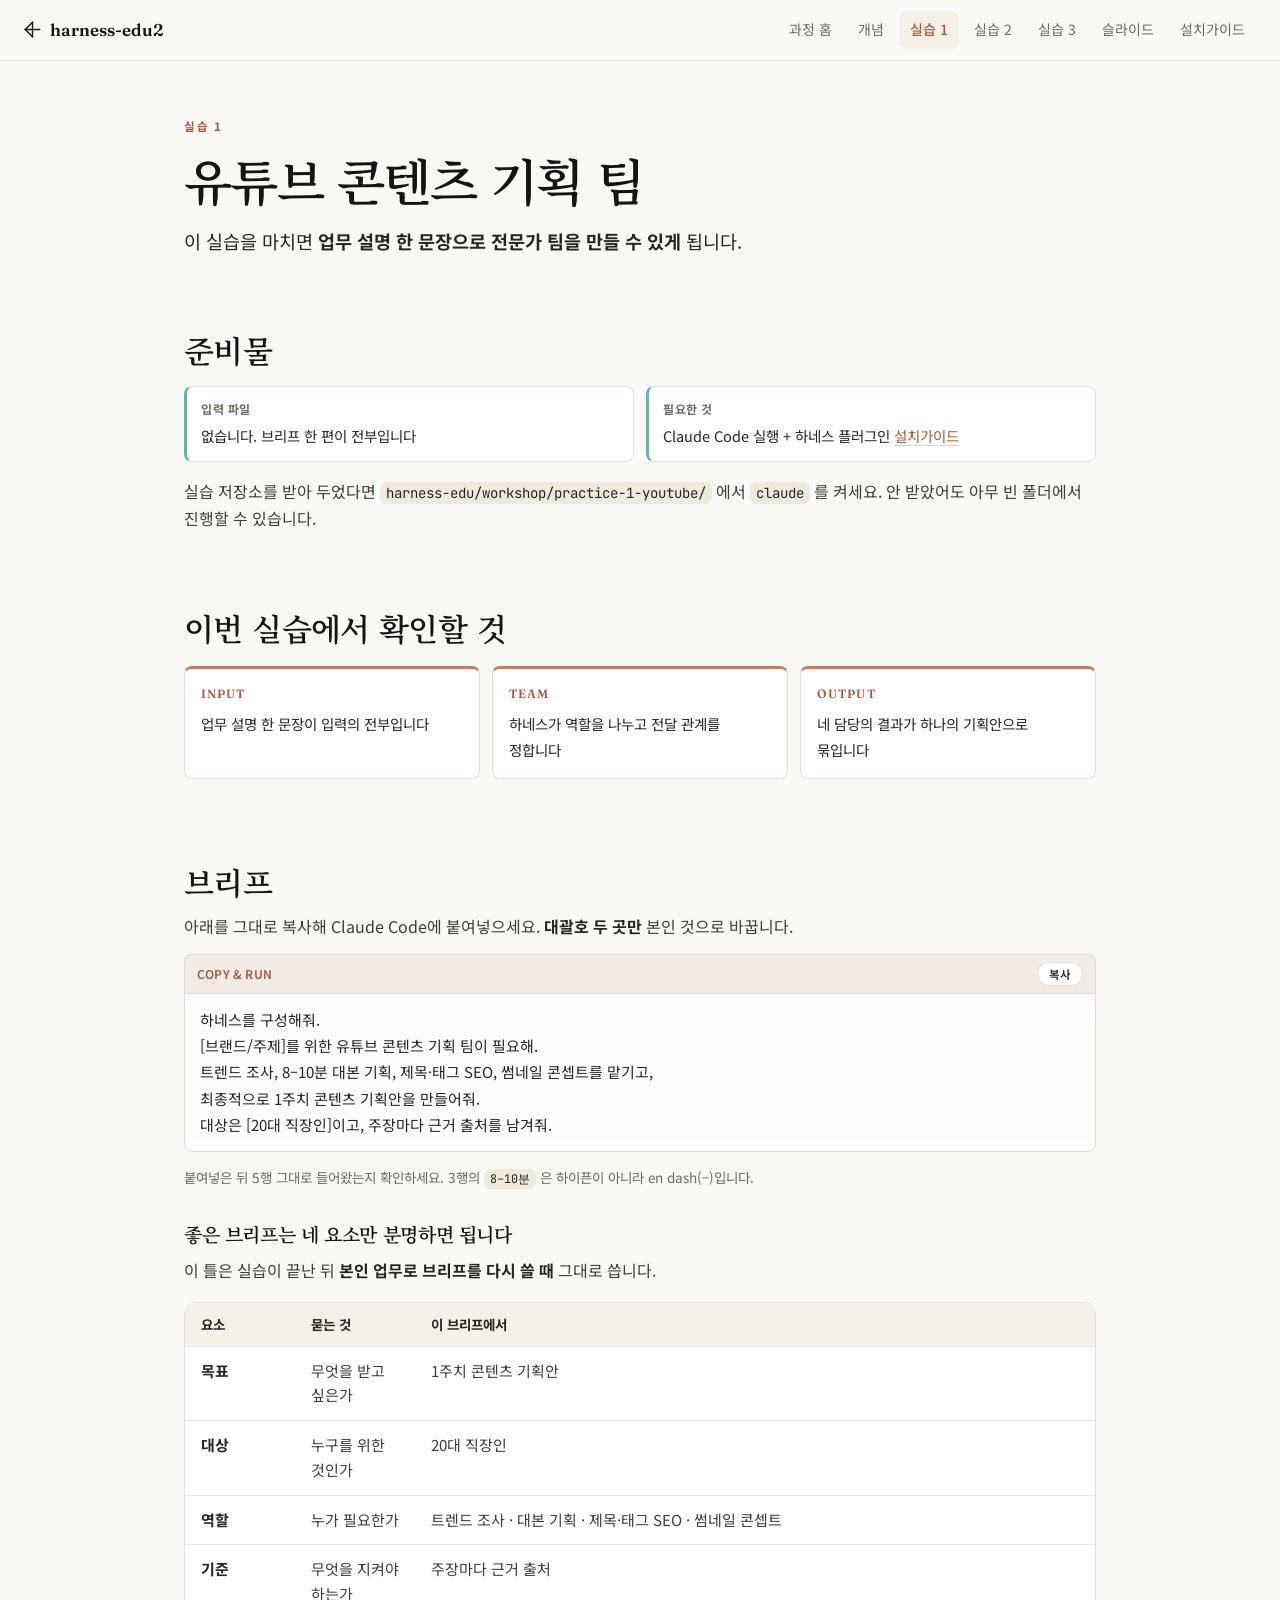
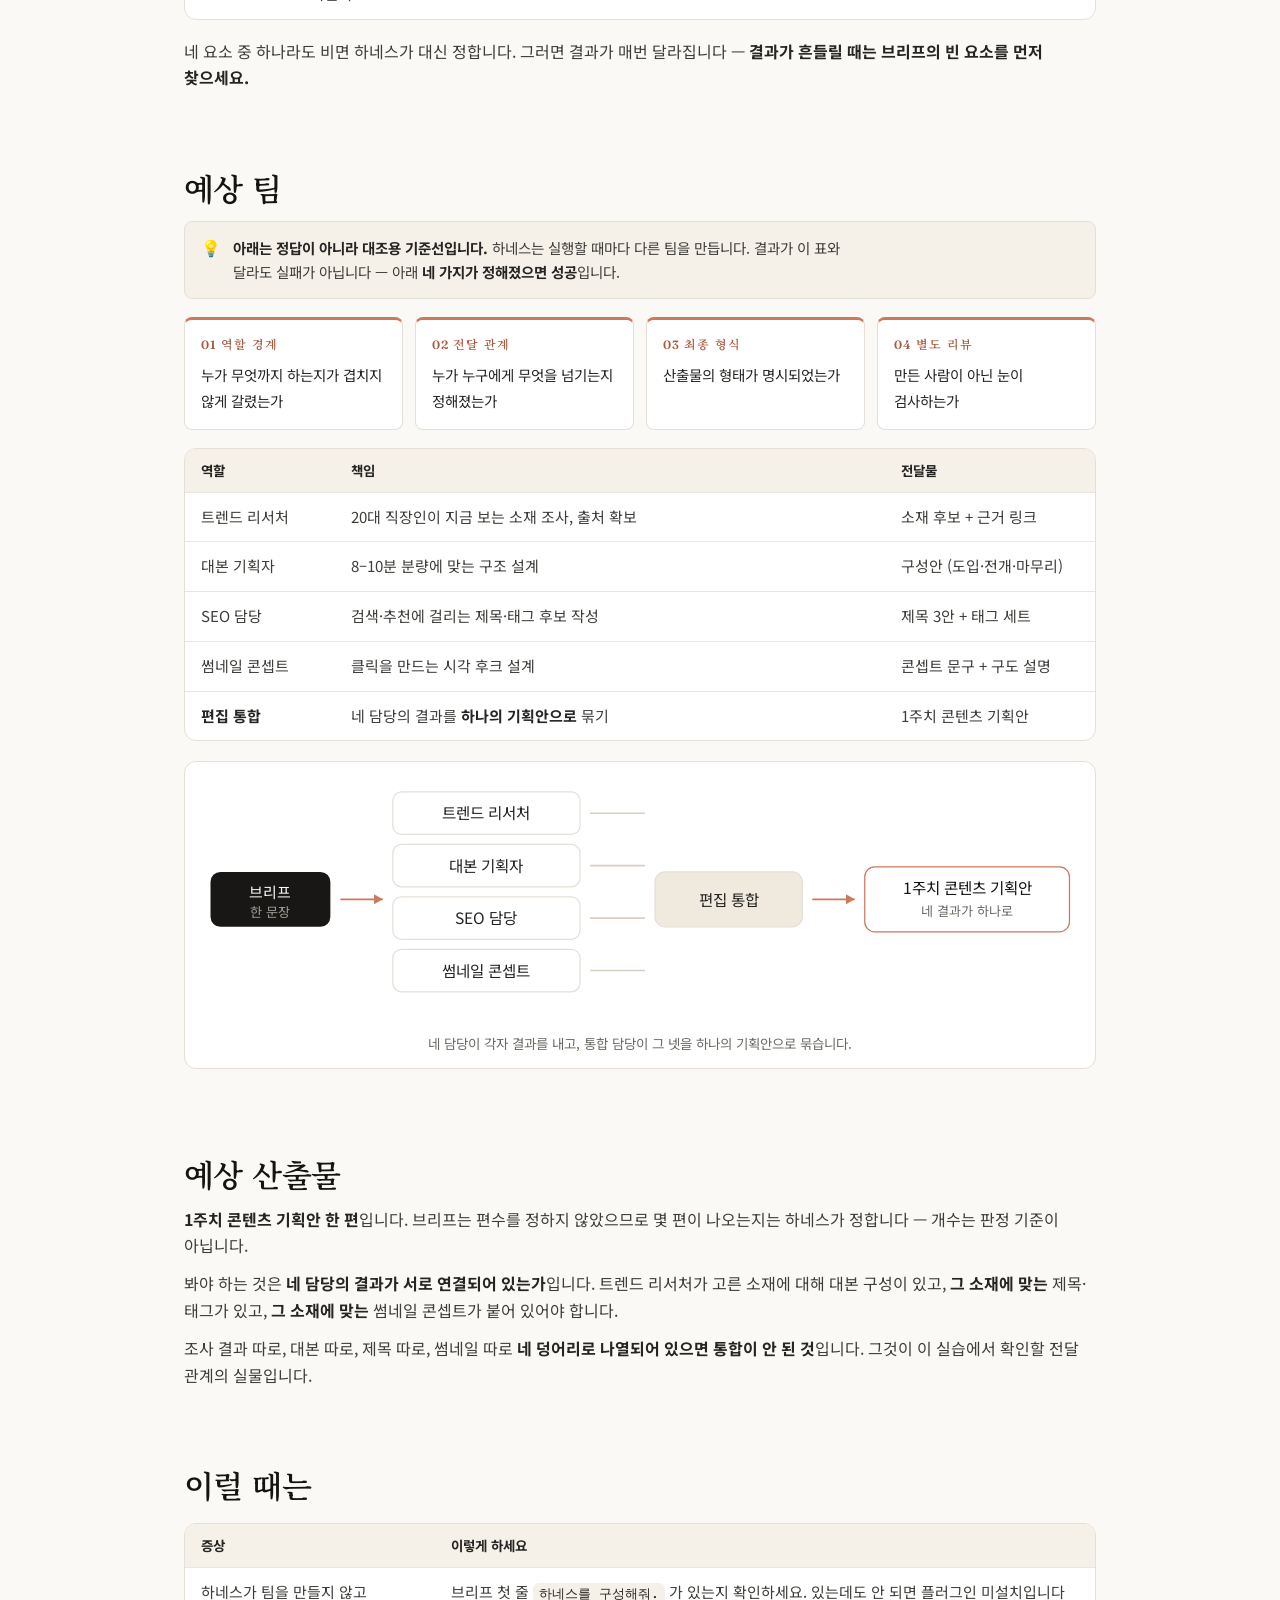
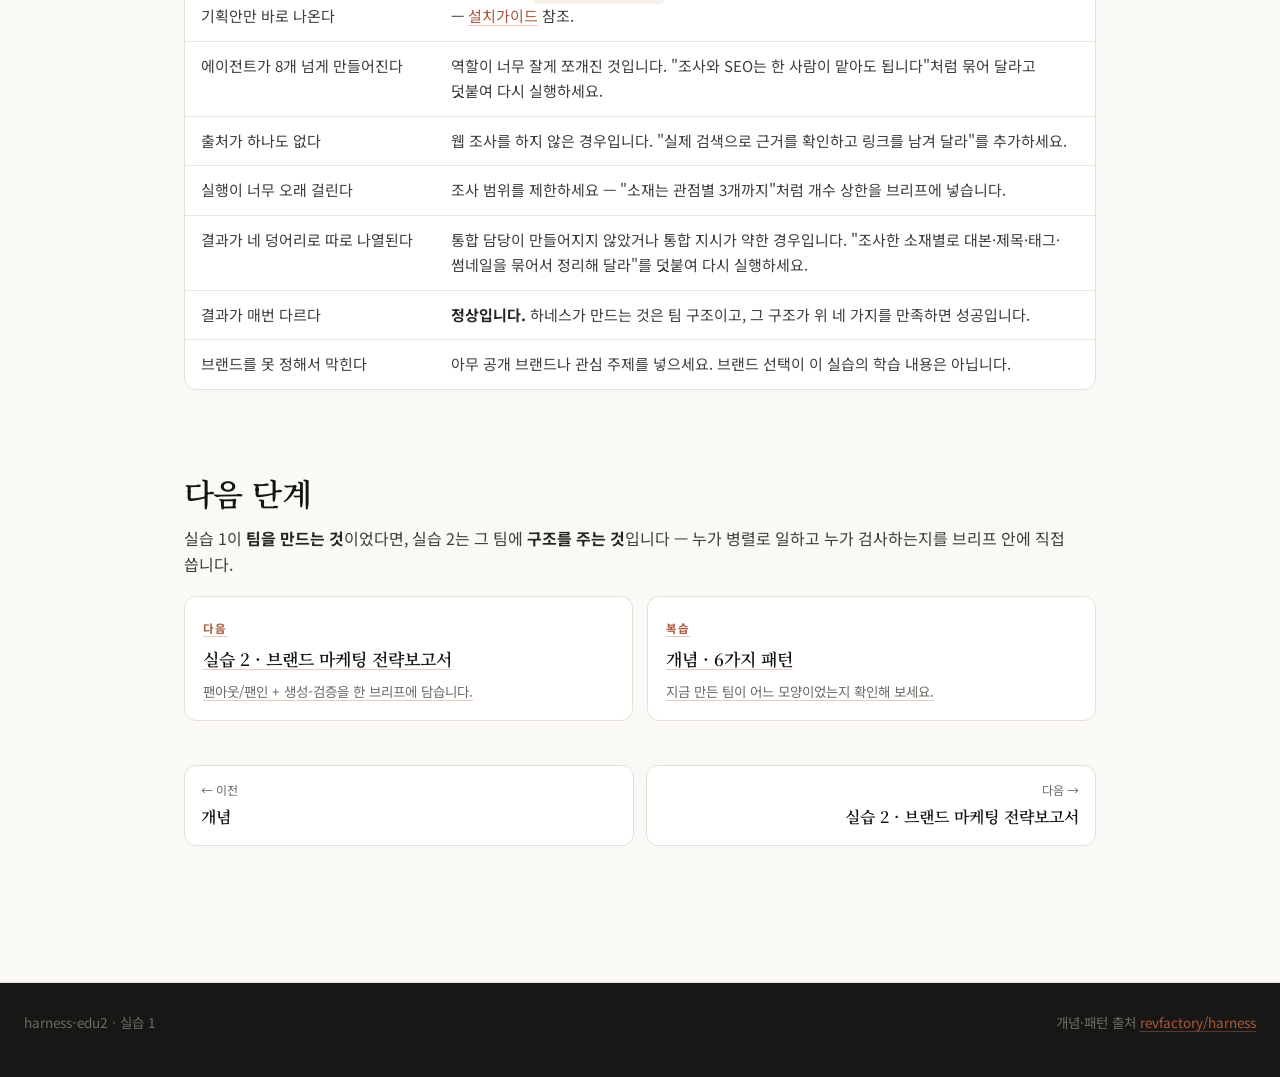
<file: docs/practice/1-youtube.html>
<!doctype html>
<html lang="ko">
<head>
<meta charset="utf-8">
<meta name="viewport" content="width=device-width, initial-scale=1">
<title>실습 1. 유튜브 콘텐츠 기획 팀 · harness-edu2</title>
<meta name="description" content="업무 설명 한 문장으로 전문가 팀을 만듭니다. 브리프 · 예상 팀 · 예상 산출물.">
<link rel="icon" href="data:image/svg+xml,%3Csvg xmlns='http://www.w3.org/2000/svg' viewBox='0 0 24 24'%3E%3Crect width='24' height='24' fill='%23faf9f5'/%3E%3Cg fill='%23141413'%3E%3Crect x='11' y='1' width='2' height='22'/%3E%3Crect x='1' y='11' width='22' height='2'/%3E%3Crect x='3.8' y='3.8' width='2' height='16.4' transform='rotate(45 12 12)'/%3E%3Crect x='3.8' y='3.8' width='2' height='16.4' transform='rotate(-45 12 12)'/%3E%3C/g%3E%3C/svg%3E">
<link rel="preconnect" href="https://fonts.googleapis.com">
<link rel="preconnect" href="https://fonts.gstatic.com" crossorigin>
<link href="https://fonts.googleapis.com/css2?family=Fraunces:opsz,wght@9..144,400;9..144,600&family=Noto+Sans+KR:wght@400;500;700&family=Noto+Serif+KR:wght@500;600&family=JetBrains+Mono:wght@400;500&display=swap" rel="stylesheet">
<link rel="stylesheet" href="../assets/site.css">
</head>
<body data-page="practice-1">
<a class="skip-link" href="#main">본문으로 건너뛰기</a>

<header class="topnav"><div class="wrap">
  <a class="brand" href="../index.html">
    <span class="spike" aria-hidden="true"><svg viewBox="0 0 24 24"><g fill="#141413"><rect x="11" y="1" width="2" height="22"/><rect x="1" y="11" width="22" height="2"/><rect x="3.8" y="3.8" width="2" height="16.4" transform="rotate(45 12 12)"/><rect x="3.8" y="3.8" width="2" height="16.4" transform="rotate(-45 12 12)"/></g></svg></span>
    <span class="brand-full">harness-edu2</span>
  </a>
  <nav aria-label="주요 메뉴">
    <a href="../index.html">과정 홈</a>
    <a href="../concept.html">개념</a>
    <a href="1-youtube.html" aria-current="page">실습 1</a>
    <a href="2-marketing.html">실습 2</a>
    <a href="3-pptx.html">실습 3</a>
    <a href="../slides/index.html">슬라이드</a>
    <a href="../install/index.html">설치가이드</a>
  </nav>
</div></header>

<main id="main" class="page">

<div class="hero">
  <div class="eyebrow">실습 1</div>
  <h1>유튜브 콘텐츠 기획 팀</h1>
  <p class="lead">이 실습을 마치면 <strong>업무 설명 한 문장으로 전문가 팀을 만들 수 있게</strong> 됩니다.</p>
</div>

<article class="prose">

<section class="sec">
<h2 id="준비물">준비물</h2>
<div class="prep">
  <div class="prep-item"><b>입력 파일</b><span>없습니다. 브리프 한 편이 전부입니다</span></div>
  <div class="prep-item"><b>필요한 것</b><span>Claude Code 실행 + 하네스 플러그인 <a href="../install/index.html">설치가이드</a></span></div>
</div>
<p>실습 저장소를 받아 두었다면 <code>harness-edu/workshop/practice-1-youtube/</code> 에서 <code>claude</code> 를 켜세요. 안 받았어도 아무 빈 폴더에서 진행할 수 있습니다.</p>

</section>

<section class="sec">
<h2>이번 실습에서 확인할 것</h2>
<div class="mission">
  <div class="mi"><b>INPUT</b><span>업무 설명 한 문장이 입력의 전부입니다</span></div>
  <div class="mi"><b>TEAM</b><span>하네스가 역할을 나누고 전달 관계를 정합니다</span></div>
  <div class="mi"><b>OUTPUT</b><span>네 담당의 결과가 하나의 기획안으로 묶입니다</span></div>
</div>
</section>

<section class="sec">
<h2 id="브리프">브리프</h2>
<p>아래를 그대로 복사해 Claude Code에 붙여넣으세요. <strong>대괄호 두 곳만</strong> 본인 것으로 바꿉니다.</p>

<div class="code-card is-prompt">
  <div class="code-bar"><span class="code-label">COPY &amp; RUN</span><button class="copy-btn" type="button" data-copy>복사</button></div>
  <pre class="brief">하네스를 구성해줘.
[브랜드/주제]를 위한 유튜브 콘텐츠 기획 팀이 필요해.
트렌드 조사, 8–10분 대본 기획, 제목·태그 SEO, 썸네일 콘셉트를 맡기고,
최종적으로 1주치 콘텐츠 기획안을 만들어줘.
대상은 [20대 직장인]이고, 주장마다 근거 출처를 남겨줘.</pre>
</div>
<p class="brief-note">붙여넣은 뒤 5행 그대로 들어왔는지 확인하세요. 3행의 <code>8–10분</code> 은 하이픈이 아니라 en dash(–)입니다.</p>

<h3>좋은 브리프는 네 요소만 분명하면 됩니다</h3>
<p>이 틀은 실습이 끝난 뒤 <strong>본인 업무로 브리프를 다시 쓸 때</strong> 그대로 씁니다.</p>
<div class="table-wrap"><table>
<thead><tr><th style="width:110px">요소</th><th style="width:120px">묻는 것</th><th>이 브리프에서</th></tr></thead>
<tbody>
<tr><td><strong>목표</strong></td><td>무엇을 받고 싶은가</td><td>1주치 콘텐츠 기획안</td></tr>
<tr><td><strong>대상</strong></td><td>누구를 위한 것인가</td><td>20대 직장인</td></tr>
<tr><td><strong>역할</strong></td><td>누가 필요한가</td><td>트렌드 조사 · 대본 기획 · 제목·태그 SEO · 썸네일 콘셉트</td></tr>
<tr><td><strong>기준</strong></td><td>무엇을 지켜야 하는가</td><td>주장마다 근거 출처</td></tr>
</tbody></table></div>
<p>네 요소 중 하나라도 비면 하네스가 대신 정합니다. 그러면 결과가 매번 달라집니다 — <strong>결과가 흔들릴 때는 브리프의 빈 요소를 먼저 찾으세요.</strong></p>
</section>

<section class="sec">
<h2>예상 팀</h2>

<section class="callout callout-tip"><span class="callout-icon" aria-hidden="true">💡</span><div class="callout-body">
<p><strong>아래는 정답이 아니라 대조용 기준선입니다.</strong> 하네스는 실행할 때마다 다른 팀을 만듭니다. 결과가 이 표와 달라도 실패가 아닙니다 — 아래 <strong>네 가지가 정해졌으면 성공</strong>입니다.</p>
</div></section>

<div class="mission">
  <div class="mi"><b>01 역할 경계</b><span>누가 무엇까지 하는지가 겹치지 않게 갈렸는가</span></div>
  <div class="mi"><b>02 전달 관계</b><span>누가 누구에게 무엇을 넘기는지 정해졌는가</span></div>
  <div class="mi"><b>03 최종 형식</b><span>산출물의 형태가 명시되었는가</span></div>
  <div class="mi"><b>04 별도 리뷰</b><span>만든 사람이 아닌 눈이 검사하는가</span></div>
</div>

<div class="table-wrap"><table>
<thead><tr><th style="width:150px">역할</th><th>책임</th><th style="width:210px">전달물</th></tr></thead>
<tbody>
<tr><td>트렌드 리서처</td><td>20대 직장인이 지금 보는 소재 조사, 출처 확보</td><td>소재 후보 + 근거 링크</td></tr>
<tr><td>대본 기획자</td><td>8–10분 분량에 맞는 구조 설계</td><td>구성안 (도입·전개·마무리)</td></tr>
<tr><td>SEO 담당</td><td>검색·추천에 걸리는 제목·태그 후보 작성</td><td>제목 3안 + 태그 세트</td></tr>
<tr><td>썸네일 콘셉트</td><td>클릭을 만드는 시각 후크 설계</td><td>콘셉트 문구 + 구도 설명</td></tr>
<tr><td><strong>편집 통합</strong></td><td>네 담당의 결과를 <strong>하나의 기획안으로</strong> 묶기</td><td>1주치 콘텐츠 기획안</td></tr>
</tbody></table></div>

<figure class="diagram">
<svg viewBox="0 0 700 190" role="img" aria-labelledby="d1-t d1-d">
  <title id="d1-t">실습 1의 팀 구조</title>
  <desc id="d1-d">브리프 한 편에서 트렌드 조사·대본 기획·SEO·썸네일 네 담당으로 갈라진 뒤, 편집 통합이 1주치 기획안으로 묶습니다.</desc>
  <g font-family="Inter, Noto Sans KR, sans-serif" font-size="12.5">
    <rect x="6" y="72" width="96" height="44" rx="8" fill="#181715"/>
    <text x="54" y="93" text-anchor="middle" fill="#faf9f5" font-size="12">브리프</text>
    <text x="54" y="108" text-anchor="middle" fill="#a09d96" font-size="10.5">한 문장</text>
    <path d="M110 94h34" stroke="#cc785c" stroke-width="1.5"/><path d="M144 94l-7-4v8z" fill="#cc785c"/>
    <rect x="152" y="8" width="150" height="34" rx="7" fill="#fff" stroke="#e6dfd8"/><text x="227" y="30" text-anchor="middle" fill="#252523">트렌드 리서처</text>
    <rect x="152" y="50" width="150" height="34" rx="7" fill="#fff" stroke="#e6dfd8"/><text x="227" y="72" text-anchor="middle" fill="#252523">대본 기획자</text>
    <rect x="152" y="92" width="150" height="34" rx="7" fill="#fff" stroke="#e6dfd8"/><text x="227" y="114" text-anchor="middle" fill="#252523">SEO 담당</text>
    <rect x="152" y="134" width="150" height="34" rx="7" fill="#fff" stroke="#e6dfd8"/><text x="227" y="156" text-anchor="middle" fill="#252523">썸네일 콘셉트</text>
    <path d="M310 25h44M310 67h44M310 109h44M310 151h44" stroke="#d8cec2" stroke-width="1.3"/>
    <rect x="362" y="72" width="118" height="44" rx="8" fill="#efe9de" stroke="#e6dfd8"/>
    <text x="421" y="99" text-anchor="middle" fill="#252523">편집 통합</text>
    <path d="M488 94h34" stroke="#cc785c" stroke-width="1.5"/><path d="M522 94l-7-4v8z" fill="#cc785c"/>
    <rect x="530" y="68" width="164" height="52" rx="8" fill="#fff" stroke="#cc785c"/>
    <text x="612" y="90" text-anchor="middle" fill="#141413" font-size="12.5">1주치 콘텐츠 기획안</text>
    <text x="612" y="107" text-anchor="middle" fill="#6c6a64" font-size="10.5">네 결과가 하나로</text>
  </g>
</svg>
<figcaption>네 담당이 각자 결과를 내고, 통합 담당이 그 넷을 하나의 기획안으로 묶습니다.</figcaption>
</figure>
</section>

<section class="sec">
<h2>예상 산출물</h2>
<p><strong>1주치 콘텐츠 기획안 한 편</strong>입니다. 브리프는 편수를 정하지 않았으므로 몇 편이 나오는지는 하네스가 정합니다 — 개수는 판정 기준이 아닙니다.</p>
<p>봐야 하는 것은 <strong>네 담당의 결과가 서로 연결되어 있는가</strong>입니다. 트렌드 리서처가 고른 소재에 대해 대본 구성이 있고, <strong>그 소재에 맞는</strong> 제목·태그가 있고, <strong>그 소재에 맞는</strong> 썸네일 콘셉트가 붙어 있어야 합니다.</p>
<p>조사 결과 따로, 대본 따로, 제목 따로, 썸네일 따로 <strong>네 덩어리로 나열되어 있으면 통합이 안 된 것</strong>입니다. 그것이 이 실습에서 확인할 전달 관계의 실물입니다.</p>
</section>

<section class="sec">
<h2>이럴 때는</h2>
<div class="table-wrap"><table>
<thead><tr><th style="width:250px">증상</th><th>이렇게 하세요</th></tr></thead>
<tbody>
<tr><td>하네스가 팀을 만들지 않고 기획안만 바로 나온다</td><td>브리프 첫 줄 <code>하네스를 구성해줘.</code> 가 있는지 확인하세요. 있는데도 안 되면 플러그인 미설치입니다 — <a href="../install/index.html">설치가이드</a> 참조.</td></tr>
<tr><td>에이전트가 8개 넘게 만들어진다</td><td>역할이 너무 잘게 쪼개진 것입니다. "조사와 SEO는 한 사람이 맡아도 됩니다"처럼 묶어 달라고 덧붙여 다시 실행하세요.</td></tr>
<tr><td>출처가 하나도 없다</td><td>웹 조사를 하지 않은 경우입니다. "실제 검색으로 근거를 확인하고 링크를 남겨 달라"를 추가하세요.</td></tr>
<tr><td>실행이 너무 오래 걸린다</td><td>조사 범위를 제한하세요 — "소재는 관점별 3개까지"처럼 개수 상한을 브리프에 넣습니다.</td></tr>
<tr><td>결과가 네 덩어리로 따로 나열된다</td><td>통합 담당이 만들어지지 않았거나 통합 지시가 약한 경우입니다. "조사한 소재별로 대본·제목·태그·썸네일을 묶어서 정리해 달라"를 덧붙여 다시 실행하세요.</td></tr>
<tr><td>결과가 매번 다르다</td><td><strong>정상입니다.</strong> 하네스가 만드는 것은 팀 구조이고, 그 구조가 위 네 가지를 만족하면 성공입니다.</td></tr>
<tr><td>브랜드를 못 정해서 막힌다</td><td>아무 공개 브랜드나 관심 주제를 넣으세요. 브랜드 선택이 이 실습의 학습 내용은 아닙니다.</td></tr>
</tbody></table></div>
</section>

<section class="sec">
<h2>다음 단계</h2>
<p>실습 1이 <strong>팀을 만드는 것</strong>이었다면, 실습 2는 그 팀에 <strong>구조를 주는 것</strong>입니다 — 누가 병렬로 일하고 누가 검사하는지를 브리프 안에 직접 씁니다.</p>
<div class="next-grid">
  <a class="next-card" href="2-marketing.html"><span class="k">다음</span><strong>실습 2 · 브랜드 마케팅 전략보고서</strong><span>팬아웃/팬인 + 생성-검증을 한 브리프에 담습니다.</span></a>
  <a class="next-card" href="../concept.html#"><span class="k">복습</span><strong>개념 · 6가지 패턴</strong><span>지금 만든 팀이 어느 모양이었는지 확인해 보세요.</span></a>
</div>
</section>

</article>

<nav class="pager" aria-label="페이지 이동">
  <a href="../concept.html"><span class="dir">← 이전</span><strong>개념</strong></a>
  <a class="pager-next" href="2-marketing.html"><span class="dir">다음 →</span><strong>실습 2 · 브랜드 마케팅 전략보고서</strong></a>
</nav>

</main>

<footer class="foot"><div class="wrap">
  <span>harness-edu2 · 실습 1</span>
  <span class="r">개념·패턴 출처 <a href="https://github.com/revfactory/harness" target="_blank" rel="noopener">revfactory/harness</a></span>
</div></footer>

<script src="../assets/site.js"></script>
</body>
</html>
</file>
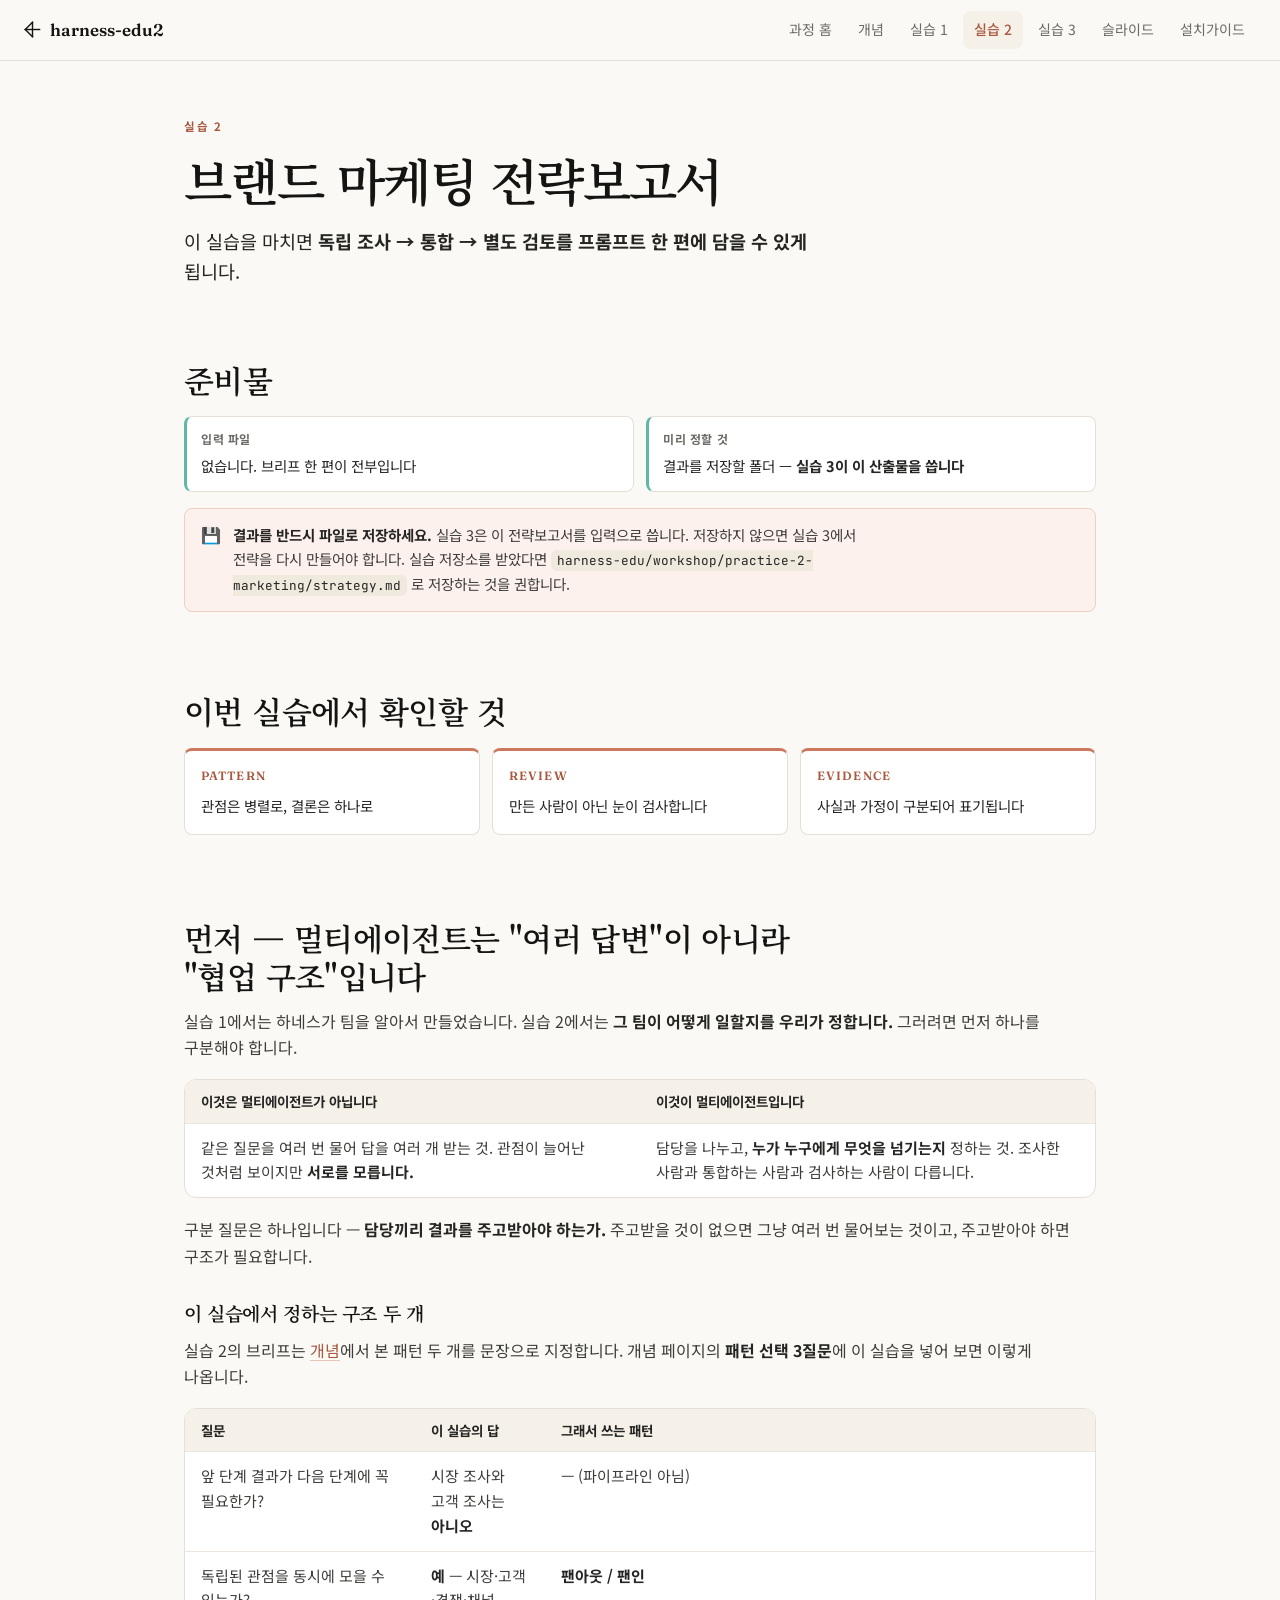
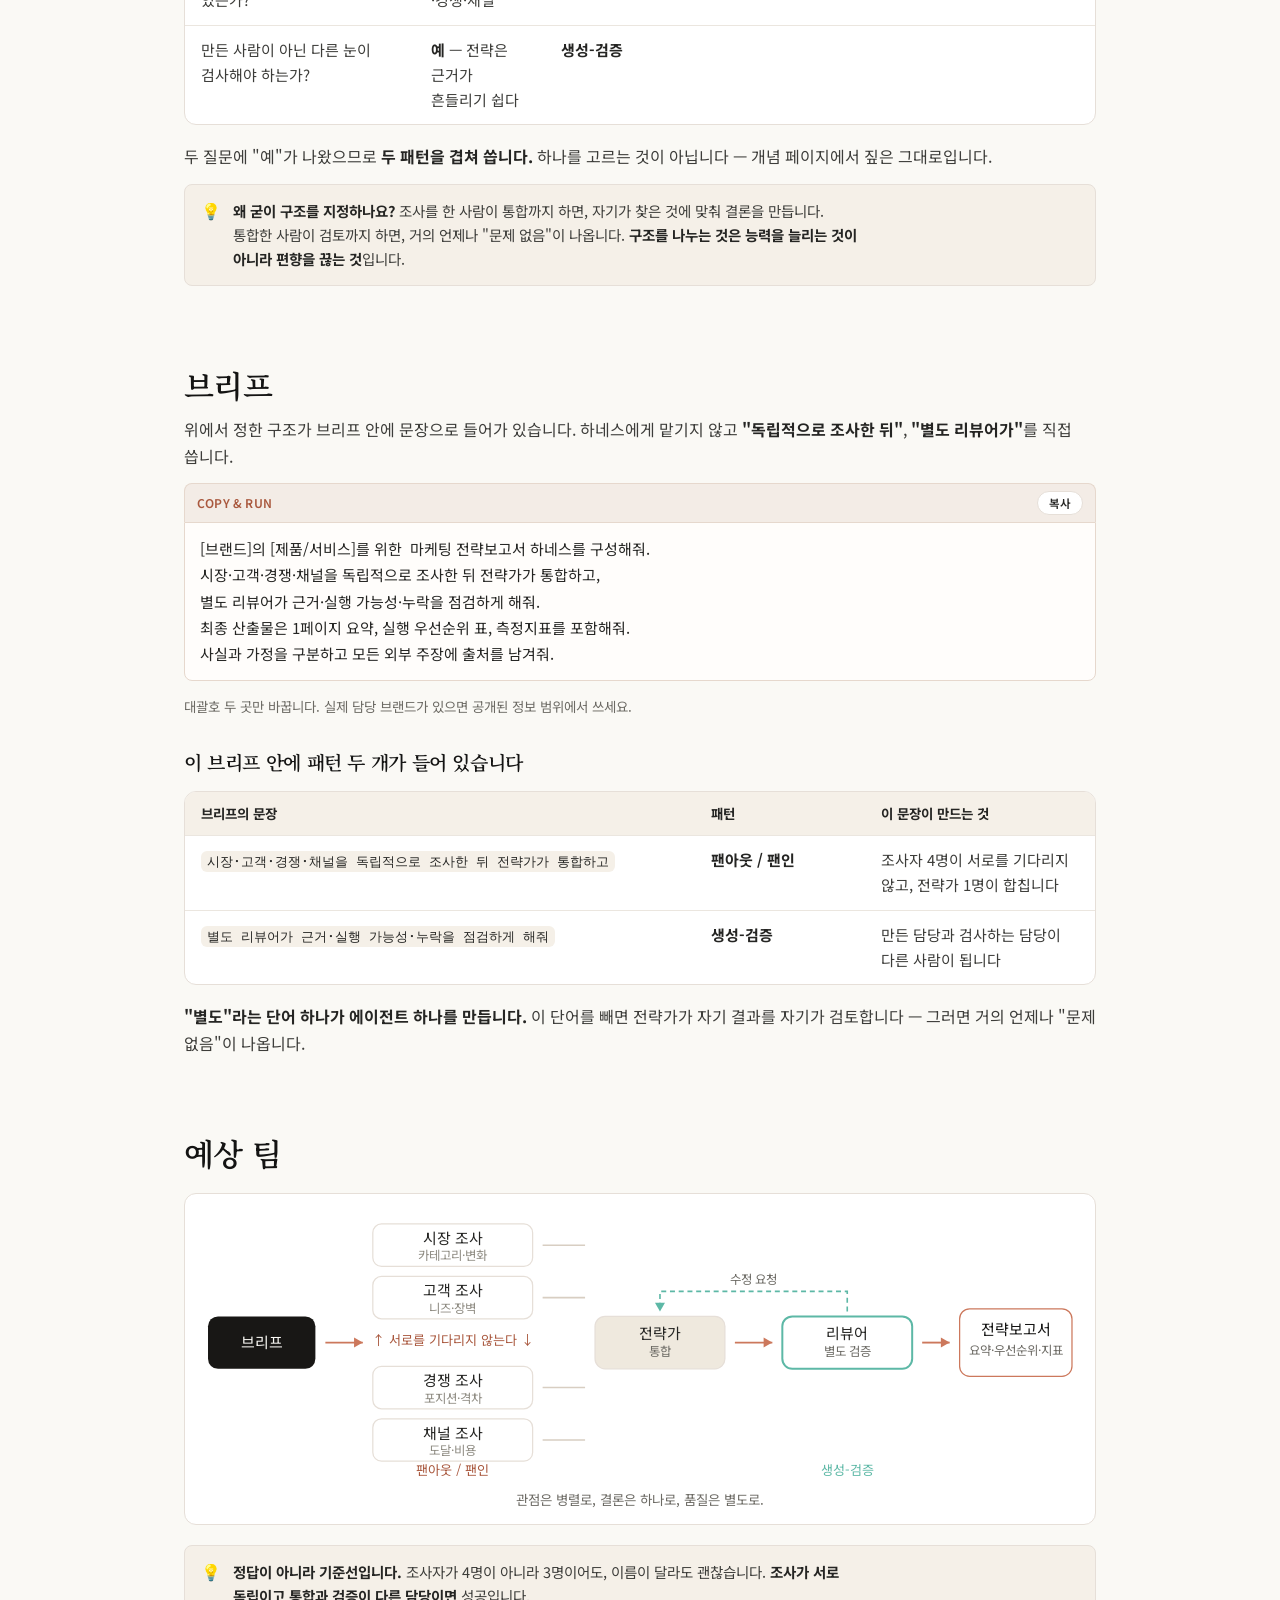
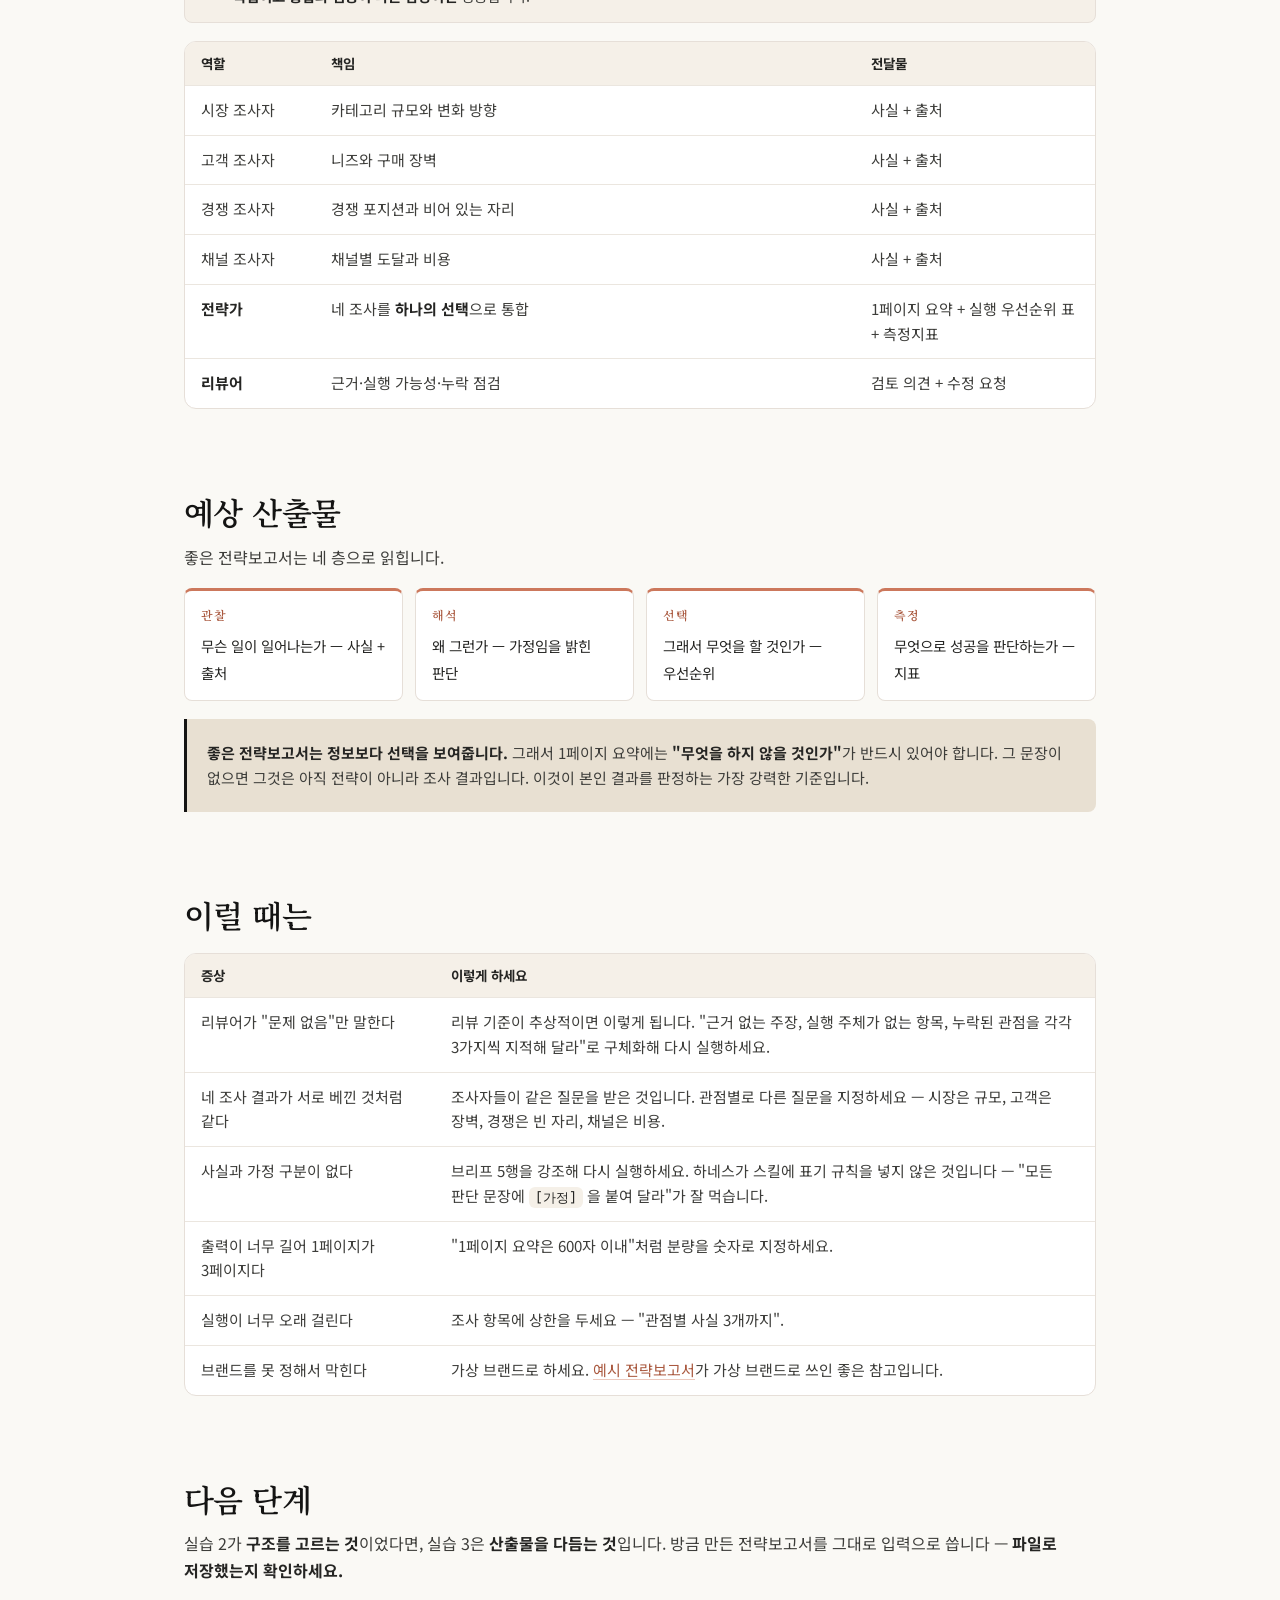
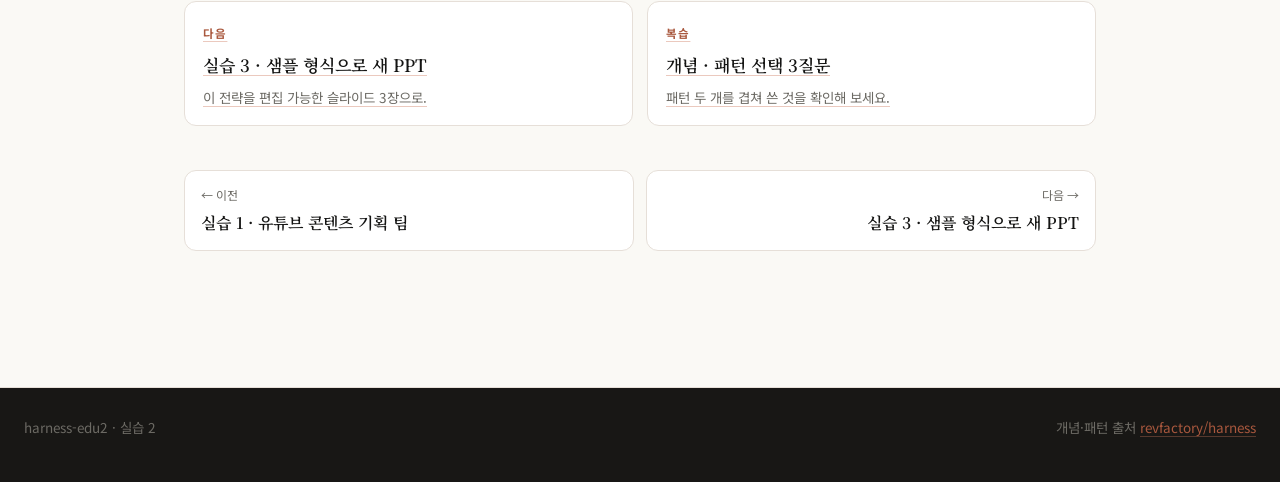
<file: docs/practice/2-marketing.html>
<!doctype html>
<html lang="ko">
<head>
<meta charset="utf-8">
<meta name="viewport" content="width=device-width, initial-scale=1">
<title>실습 2. 브랜드 마케팅 전략보고서 · harness-edu2</title>
<meta name="description" content="독립 조사 → 통합 → 별도 검토를 프롬프트 한 편에 담습니다. 팬아웃/팬인 + 생성-검증.">
<link rel="icon" href="data:image/svg+xml,%3Csvg xmlns='http://www.w3.org/2000/svg' viewBox='0 0 24 24'%3E%3Crect width='24' height='24' fill='%23faf9f5'/%3E%3Cg fill='%23141413'%3E%3Crect x='11' y='1' width='2' height='22'/%3E%3Crect x='1' y='11' width='22' height='2'/%3E%3Crect x='3.8' y='3.8' width='2' height='16.4' transform='rotate(45 12 12)'/%3E%3Crect x='3.8' y='3.8' width='2' height='16.4' transform='rotate(-45 12 12)'/%3E%3C/g%3E%3C/svg%3E">
<link rel="preconnect" href="https://fonts.googleapis.com">
<link rel="preconnect" href="https://fonts.gstatic.com" crossorigin>
<link href="https://fonts.googleapis.com/css2?family=Fraunces:opsz,wght@9..144,400;9..144,600&family=Noto+Sans+KR:wght@400;500;700&family=Noto+Serif+KR:wght@500;600&family=JetBrains+Mono:wght@400;500&display=swap" rel="stylesheet">
<link rel="stylesheet" href="../assets/site.css">
</head>
<body data-page="practice-2">
<a class="skip-link" href="#main">본문으로 건너뛰기</a>

<header class="topnav"><div class="wrap">
  <a class="brand" href="../index.html">
    <span class="spike" aria-hidden="true"><svg viewBox="0 0 24 24"><g fill="#141413"><rect x="11" y="1" width="2" height="22"/><rect x="1" y="11" width="22" height="2"/><rect x="3.8" y="3.8" width="2" height="16.4" transform="rotate(45 12 12)"/><rect x="3.8" y="3.8" width="2" height="16.4" transform="rotate(-45 12 12)"/></g></svg></span>
    <span class="brand-full">harness-edu2</span>
  </a>
  <nav aria-label="주요 메뉴">
    <a href="../index.html">과정 홈</a>
    <a href="../concept.html">개념</a>
    <a href="1-youtube.html">실습 1</a>
    <a href="2-marketing.html" aria-current="page">실습 2</a>
    <a href="3-pptx.html">실습 3</a>
    <a href="../slides/index.html">슬라이드</a>
    <a href="../install/index.html">설치가이드</a>
  </nav>
</div></header>

<main id="main" class="page">

<div class="hero">
  <div class="eyebrow">실습 2</div>
  <h1>브랜드 마케팅 전략보고서</h1>
  <p class="lead">이 실습을 마치면 <strong>독립 조사 → 통합 → 별도 검토를 프롬프트 한 편에 담을 수 있게</strong> 됩니다.</p>
</div>

<article class="prose">

<section class="sec">
<h2 id="준비물">준비물</h2>
<div class="prep">
  <div class="prep-item"><b>입력 파일</b><span>없습니다. 브리프 한 편이 전부입니다</span></div>
  <div class="prep-item"><b>미리 정할 것</b><span>결과를 저장할 폴더 — <strong>실습 3이 이 산출물을 씁니다</strong></span></div>
</div>

<section class="callout callout-stop"><span class="callout-icon" aria-hidden="true">💾</span><div class="callout-body">
<p><strong>결과를 반드시 파일로 저장하세요.</strong> 실습 3은 이 전략보고서를 입력으로 씁니다. 저장하지 않으면 실습 3에서 전략을 다시 만들어야 합니다. 실습 저장소를 받았다면 <code>harness-edu/workshop/practice-2-marketing/strategy.md</code> 로 저장하는 것을 권합니다.</p>
</div></section>

</section>

<section class="sec">
<h2>이번 실습에서 확인할 것</h2>
<div class="mission">
  <div class="mi"><b>PATTERN</b><span>관점은 병렬로, 결론은 하나로</span></div>
  <div class="mi"><b>REVIEW</b><span>만든 사람이 아닌 눈이 검사합니다</span></div>
  <div class="mi"><b>EVIDENCE</b><span>사실과 가정이 구분되어 표기됩니다</span></div>
</div>
</section>

<section class="sec">
<h2>먼저 — 멀티에이전트는 "여러 답변"이 아니라 "협업 구조"입니다</h2>

<p>실습 1에서는 하네스가 팀을 알아서 만들었습니다. 실습 2에서는 <strong>그 팀이 어떻게 일할지를 우리가 정합니다.</strong> 그러려면 먼저 하나를 구분해야 합니다.</p>

<div class="table-wrap"><table>
<thead><tr><th style="width:50%">이것은 멀티에이전트가 아닙니다</th><th style="width:50%">이것이 멀티에이전트입니다</th></tr></thead>
<tbody>
<tr>
  <td>같은 질문을 여러 번 물어 답을 여러 개 받는 것. 관점이 늘어난 것처럼 보이지만 <strong>서로를 모릅니다.</strong></td>
  <td>담당을 나누고, <strong>누가 누구에게 무엇을 넘기는지</strong> 정하는 것. 조사한 사람과 통합하는 사람과 검사하는 사람이 다릅니다.</td>
</tr>
</tbody></table></div>

<p>구분 질문은 하나입니다 — <strong>담당끼리 결과를 주고받아야 하는가.</strong> 주고받을 것이 없으면 그냥 여러 번 물어보는 것이고, 주고받아야 하면 구조가 필요합니다.</p>

<h3>이 실습에서 정하는 구조 두 개</h3>

<p>실습 2의 브리프는 <a href="../concept.html">개념</a>에서 본 패턴 두 개를 문장으로 지정합니다. 개념 페이지의 <strong>패턴 선택 3질문</strong>에 이 실습을 넣어 보면 이렇게 나옵니다.</p>

<div class="table-wrap"><table>
<thead><tr><th style="width:230px">질문</th><th style="width:130px">이 실습의 답</th><th>그래서 쓰는 패턴</th></tr></thead>
<tbody>
<tr><td>앞 단계 결과가 다음 단계에 꼭 필요한가?</td><td>시장 조사와 고객 조사는 <strong>아니오</strong></td><td>— (파이프라인 아님)</td></tr>
<tr><td>독립된 관점을 동시에 모을 수 있는가?</td><td><strong>예</strong> — 시장·고객·경쟁·채널</td><td><strong>팬아웃 / 팬인</strong></td></tr>
<tr><td>만든 사람이 아닌 다른 눈이 검사해야 하는가?</td><td><strong>예</strong> — 전략은 근거가 흔들리기 쉽다</td><td><strong>생성-검증</strong></td></tr>
</tbody></table></div>

<p>두 질문에 "예"가 나왔으므로 <strong>두 패턴을 겹쳐 씁니다.</strong> 하나를 고르는 것이 아닙니다 — 개념 페이지에서 짚은 그대로입니다.</p>

<section class="callout callout-tip"><span class="callout-icon" aria-hidden="true">💡</span><div class="callout-body">
<p><strong>왜 굳이 구조를 지정하나요?</strong> 조사를 한 사람이 통합까지 하면, 자기가 찾은 것에 맞춰 결론을 만듭니다. 통합한 사람이 검토까지 하면, 거의 언제나 "문제 없음"이 나옵니다. <strong>구조를 나누는 것은 능력을 늘리는 것이 아니라 편향을 끊는 것</strong>입니다.</p>
</div></section>
</section>

<section class="sec">
<h2 id="브리프">브리프</h2>
<p>위에서 정한 구조가 브리프 안에 문장으로 들어가 있습니다. 하네스에게 맡기지 않고 <strong>"독립적으로 조사한 뒤"</strong>, <strong>"별도 리뷰어가"</strong>를 직접 씁니다.</p>

<div class="code-card is-prompt">
  <div class="code-bar"><span class="code-label">COPY &amp; RUN</span><button class="copy-btn" type="button" data-copy>복사</button></div>
  <pre class="brief">[브랜드]의 [제품/서비스]를 위한  마케팅 전략보고서 하네스를 구성해줘.
시장·고객·경쟁·채널을 독립적으로 조사한 뒤 전략가가 통합하고,
별도 리뷰어가 근거·실행 가능성·누락을 점검하게 해줘.
최종 산출물은 1페이지 요약, 실행 우선순위 표, 측정지표를 포함해줘.
사실과 가정을 구분하고 모든 외부 주장에 출처를 남겨줘.</pre>
</div>
<p class="brief-note">대괄호 두 곳만 바꿉니다. 실제 담당 브랜드가 있으면 공개된 정보 범위에서 쓰세요.</p>

<h3>이 브리프 안에 패턴 두 개가 들어 있습니다</h3>
<div class="table-wrap"><table>
<thead><tr><th>브리프의 문장</th><th style="width:170px">패턴</th><th style="width:230px">이 문장이 만드는 것</th></tr></thead>
<tbody>
<tr><td><code>시장·고객·경쟁·채널을 독립적으로 조사한 뒤 전략가가 통합하고</code></td><td><strong>팬아웃 / 팬인</strong></td><td>조사자 4명이 서로를 기다리지 않고, 전략가 1명이 합칩니다</td></tr>
<tr><td><code>별도 리뷰어가 근거·실행 가능성·누락을 점검하게 해줘</code></td><td><strong>생성-검증</strong></td><td>만든 담당과 검사하는 담당이 다른 사람이 됩니다</td></tr>
</tbody></table></div>
<p><strong>"별도"라는 단어 하나가 에이전트 하나를 만듭니다.</strong> 이 단어를 빼면 전략가가 자기 결과를 자기가 검토합니다 — 그러면 거의 언제나 "문제 없음"이 나옵니다.</p>
</section>

<section class="sec">
<h2>예상 팀</h2>

<figure class="diagram">
<svg viewBox="0 0 700 210" role="img" aria-labelledby="d2-t d2-d">
  <title id="d2-t">실습 2의 팬아웃/팬인 + 생성-검증 구조</title>
  <desc id="d2-d">브리프가 시장·고객·경쟁·채널 네 조사로 갈라지고, 전략가가 하나로 통합한 뒤, 별도 리뷰어가 검증해 최종 보고서가 됩니다. 리뷰어의 수정 요청은 전략가로 되돌아갑니다.</desc>
  <g font-family="Inter, Noto Sans KR, sans-serif" font-size="12">
    <rect x="4" y="82" width="86" height="42" rx="8" fill="#181715"/>
    <text x="47" y="107" text-anchor="middle" fill="#faf9f5">브리프</text>
    <path d="M98 103h30" stroke="#cc785c" stroke-width="1.5"/><path d="M128 103l-7-4v8z" fill="#cc785c"/>
    <rect x="136" y="8" width="128" height="34" rx="7" fill="#fff" stroke="#e6dfd8"/><text x="200" y="24" text-anchor="middle" fill="#252523">시장 조사</text><text x="200" y="37" text-anchor="middle" fill="#8e8b82" font-size="10">카테고리·변화</text>
    <rect x="136" y="50" width="128" height="34" rx="7" fill="#fff" stroke="#e6dfd8"/><text x="200" y="66" text-anchor="middle" fill="#252523">고객 조사</text><text x="200" y="79" text-anchor="middle" fill="#8e8b82" font-size="10">니즈·장벽</text>
    <rect x="136" y="122" width="128" height="34" rx="7" fill="#fff" stroke="#e6dfd8"/><text x="200" y="138" text-anchor="middle" fill="#252523">경쟁 조사</text><text x="200" y="151" text-anchor="middle" fill="#8e8b82" font-size="10">포지션·격차</text>
    <rect x="136" y="164" width="128" height="34" rx="7" fill="#fff" stroke="#e6dfd8"/><text x="200" y="180" text-anchor="middle" fill="#252523">채널 조사</text><text x="200" y="193" text-anchor="middle" fill="#8e8b82" font-size="10">도달·비용</text>
    <text x="200" y="105" text-anchor="middle" fill="#a9583e" font-size="10.5">↑ 서로를 기다리지 않는다 ↓</text>
    <path d="M272 25h34M272 67h34M272 139h34M272 181h34" stroke="#d8cec2" stroke-width="1.3"/>
    <rect x="314" y="82" width="104" height="42" rx="8" fill="#efe9de" stroke="#e6dfd8"/>
    <text x="366" y="100" text-anchor="middle" fill="#252523">전략가</text><text x="366" y="114" text-anchor="middle" fill="#6c6a64" font-size="10">통합</text>
    <path d="M426 103h30" stroke="#cc785c" stroke-width="1.5"/><path d="M456 103l-7-4v8z" fill="#cc785c"/>
    <rect x="464" y="82" width="104" height="42" rx="8" fill="#fff" stroke="#5db8a6" stroke-width="1.6"/>
    <text x="516" y="100" text-anchor="middle" fill="#252523">리뷰어</text><text x="516" y="114" text-anchor="middle" fill="#6c6a64" font-size="10">별도 검증</text>
    <path d="M516 78v-16h-150v16" stroke="#5db8a6" stroke-width="1.3" stroke-dasharray="4 3" fill="none"/>
    <path d="M366 78l-4-7h8z" fill="#5db8a6"/>
    <text x="441" y="56" text-anchor="middle" fill="#6c6a64" font-size="10">수정 요청</text>
    <path d="M576 103h22" stroke="#cc785c" stroke-width="1.5"/><path d="M598 103l-7-4v8z" fill="#cc785c"/>
    <rect x="606" y="76" width="90" height="54" rx="8" fill="#fff" stroke="#cc785c"/>
    <text x="651" y="97" text-anchor="middle" fill="#141413" font-size="12">전략보고서</text>
    <text x="651" y="113" text-anchor="middle" fill="#6c6a64" font-size="10">요약·우선순위·지표</text>
    <text x="200" y="209" text-anchor="middle" fill="#a9583e" font-size="10.5">팬아웃 / 팬인</text>
    <text x="516" y="209" text-anchor="middle" fill="#5db8a6" font-size="10.5">생성-검증</text>
  </g>
</svg>
<figcaption>관점은 병렬로, 결론은 하나로, 품질은 별도로.</figcaption>
</figure>

<section class="callout callout-tip"><span class="callout-icon" aria-hidden="true">💡</span><div class="callout-body">
<p><strong>정답이 아니라 기준선입니다.</strong> 조사자가 4명이 아니라 3명이어도, 이름이 달라도 괜찮습니다. <strong>조사가 서로 독립이고 통합과 검증이 다른 담당이면</strong> 성공입니다.</p>
</div></section>

<div class="table-wrap"><table>
<thead><tr><th style="width:130px">역할</th><th>책임</th><th style="width:240px">전달물</th></tr></thead>
<tbody>
<tr><td>시장 조사자</td><td>카테고리 규모와 변화 방향</td><td>사실 + 출처</td></tr>
<tr><td>고객 조사자</td><td>니즈와 구매 장벽</td><td>사실 + 출처</td></tr>
<tr><td>경쟁 조사자</td><td>경쟁 포지션과 비어 있는 자리</td><td>사실 + 출처</td></tr>
<tr><td>채널 조사자</td><td>채널별 도달과 비용</td><td>사실 + 출처</td></tr>
<tr><td><strong>전략가</strong></td><td>네 조사를 <strong>하나의 선택</strong>으로 통합</td><td>1페이지 요약 + 실행 우선순위 표 + 측정지표</td></tr>
<tr><td><strong>리뷰어</strong></td><td>근거·실행 가능성·누락 점검</td><td>검토 의견 + 수정 요청</td></tr>
</tbody></table></div>
</section>

<section class="sec">
<h2>예상 산출물</h2>
<p>좋은 전략보고서는 네 층으로 읽힙니다.</p>
<div class="mission">
  <div class="mi"><b>관찰</b><span>무슨 일이 일어나는가 — 사실 + 출처</span></div>
  <div class="mi"><b>해석</b><span>왜 그런가 — 가정임을 밝힌 판단</span></div>
  <div class="mi"><b>선택</b><span>그래서 무엇을 할 것인가 — 우선순위</span></div>
  <div class="mi"><b>측정</b><span>무엇으로 성공을 판단하는가 — 지표</span></div>
</div>

<blockquote class="rule"><p><strong>좋은 전략보고서는 정보보다 선택을 보여줍니다.</strong> 그래서 1페이지 요약에는 <strong>"무엇을 하지 않을 것인가"</strong>가 반드시 있어야 합니다. 그 문장이 없으면 그것은 아직 전략이 아니라 조사 결과입니다. 이것이 본인 결과를 판정하는 가장 강력한 기준입니다.</p></blockquote>
</section>

<section class="sec">
<h2>이럴 때는</h2>
<div class="table-wrap"><table>
<thead><tr><th style="width:250px">증상</th><th>이렇게 하세요</th></tr></thead>
<tbody>
<tr><td>리뷰어가 &quot;문제 없음&quot;만 말한다</td><td>리뷰 기준이 추상적이면 이렇게 됩니다. &quot;근거 없는 주장, 실행 주체가 없는 항목, 누락된 관점을 각각 3가지씩 지적해 달라&quot;로 구체화해 다시 실행하세요.</td></tr>
<tr><td>네 조사 결과가 서로 베낀 것처럼 같다</td><td>조사자들이 같은 질문을 받은 것입니다. 관점별로 다른 질문을 지정하세요 — 시장은 규모, 고객은 장벽, 경쟁은 빈 자리, 채널은 비용.</td></tr>
<tr><td>사실과 가정 구분이 없다</td><td>브리프 5행을 강조해 다시 실행하세요. 하네스가 스킬에 표기 규칙을 넣지 않은 것입니다 — &quot;모든 판단 문장에 <code>[가정]</code> 을 붙여 달라&quot;가 잘 먹습니다.</td></tr>
<tr><td>출력이 너무 길어 1페이지가 3페이지다</td><td>&quot;1페이지 요약은 600자 이내&quot;처럼 분량을 숫자로 지정하세요.</td></tr>
<tr><td>실행이 너무 오래 걸린다</td><td>조사 항목에 상한을 두세요 — &quot;관점별 사실 3개까지&quot;.</td></tr>
<tr><td>브랜드를 못 정해서 막힌다</td><td>가상 브랜드로 하세요. <a href="3-pptx.html#준비물">예시 전략보고서</a>가 가상 브랜드로 쓰인 좋은 참고입니다.</td></tr>
</tbody></table></div>
</section>

<section class="sec">
<h2>다음 단계</h2>
<p>실습 2가 <strong>구조를 고르는 것</strong>이었다면, 실습 3은 <strong>산출물을 다듬는 것</strong>입니다. 방금 만든 전략보고서를 그대로 입력으로 씁니다 — <strong>파일로 저장했는지 확인하세요.</strong></p>
<div class="next-grid">
  <a class="next-card" href="3-pptx.html"><span class="k">다음</span><strong>실습 3 · 샘플 형식으로 새 PPT</strong><span>이 전략을 편집 가능한 슬라이드 3장으로.</span></a>
  <a class="next-card" href="../concept.html"><span class="k">복습</span><strong>개념 · 패턴 선택 3질문</strong><span>패턴 두 개를 겹쳐 쓴 것을 확인해 보세요.</span></a>
</div>
</section>

</article>

<nav class="pager" aria-label="페이지 이동">
  <a href="1-youtube.html"><span class="dir">← 이전</span><strong>실습 1 · 유튜브 콘텐츠 기획 팀</strong></a>
  <a class="pager-next" href="3-pptx.html"><span class="dir">다음 →</span><strong>실습 3 · 샘플 형식으로 새 PPT</strong></a>
</nav>

</main>

<footer class="foot"><div class="wrap">
  <span>harness-edu2 · 실습 2</span>
  <span class="r">개념·패턴 출처 <a href="https://github.com/revfactory/harness" target="_blank" rel="noopener">revfactory/harness</a></span>
</div></footer>

<script src="../assets/site.js"></script>
</body>
</html>
</file>
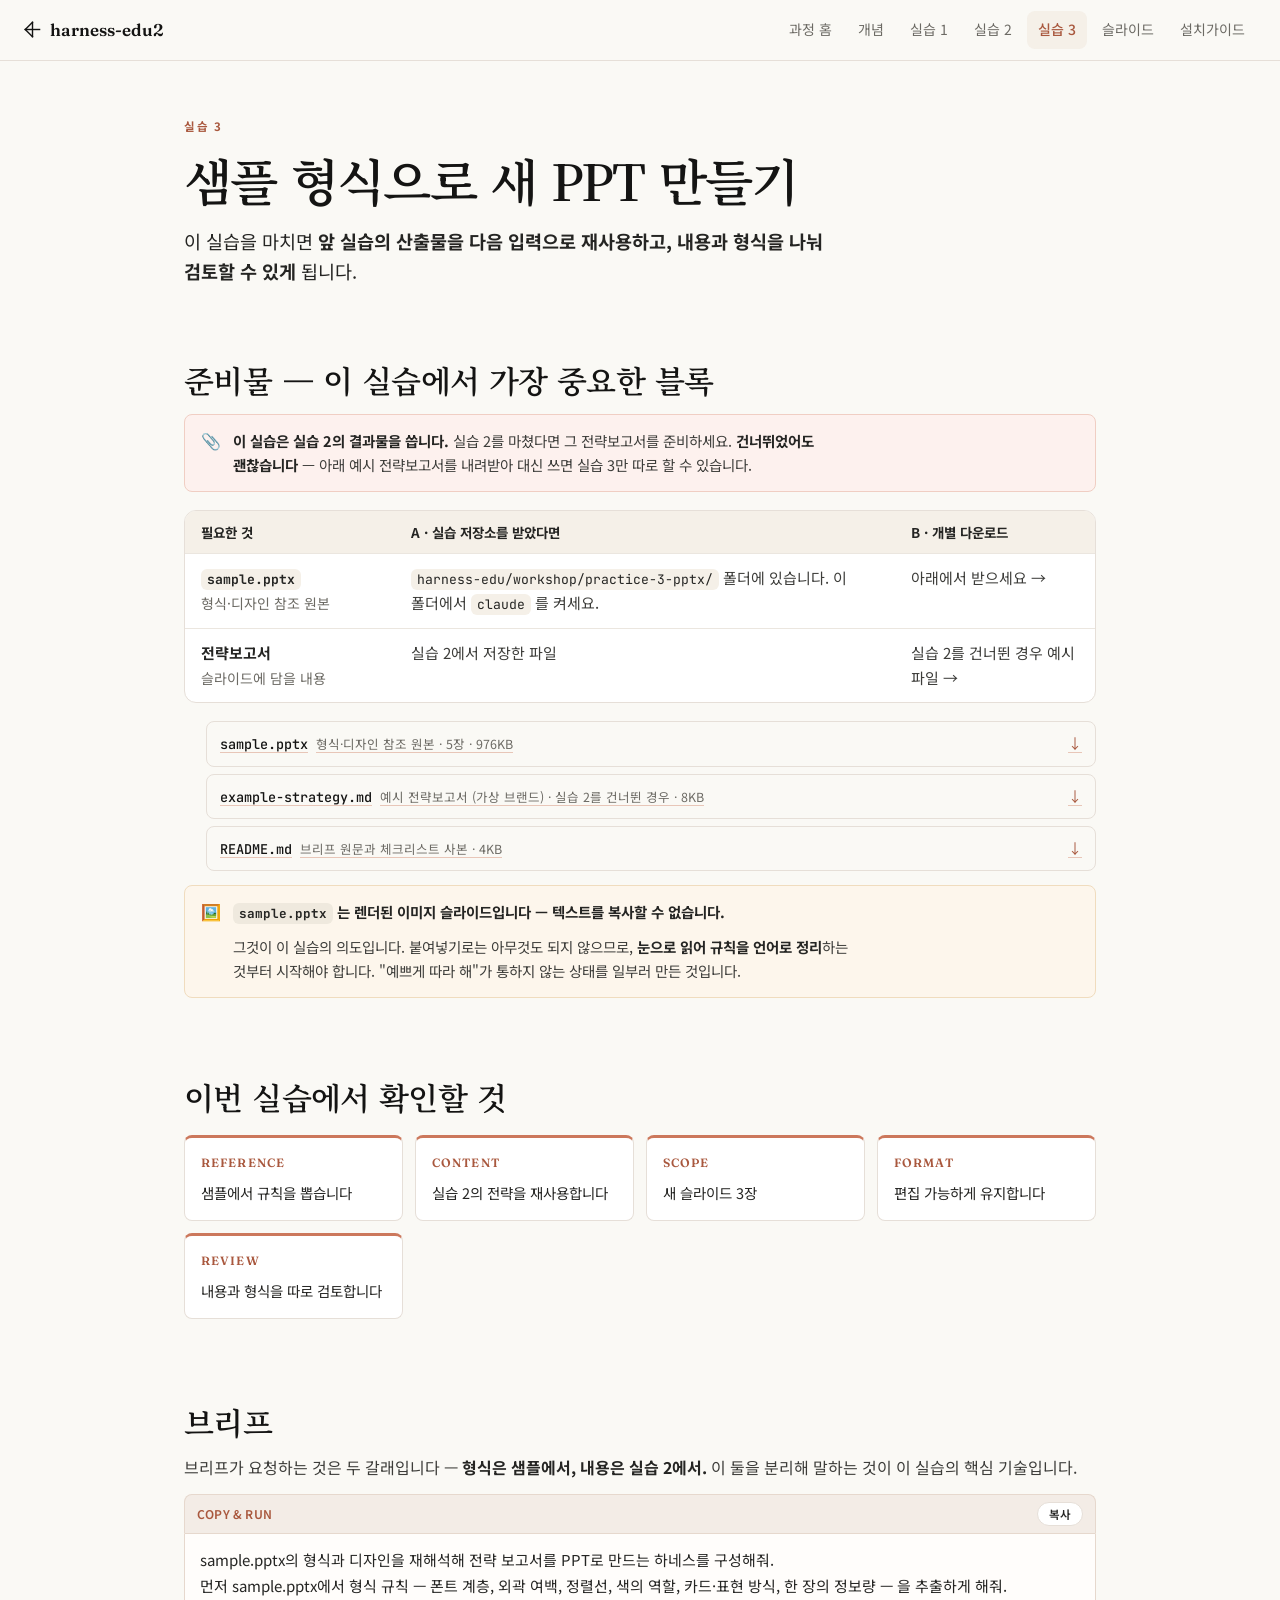
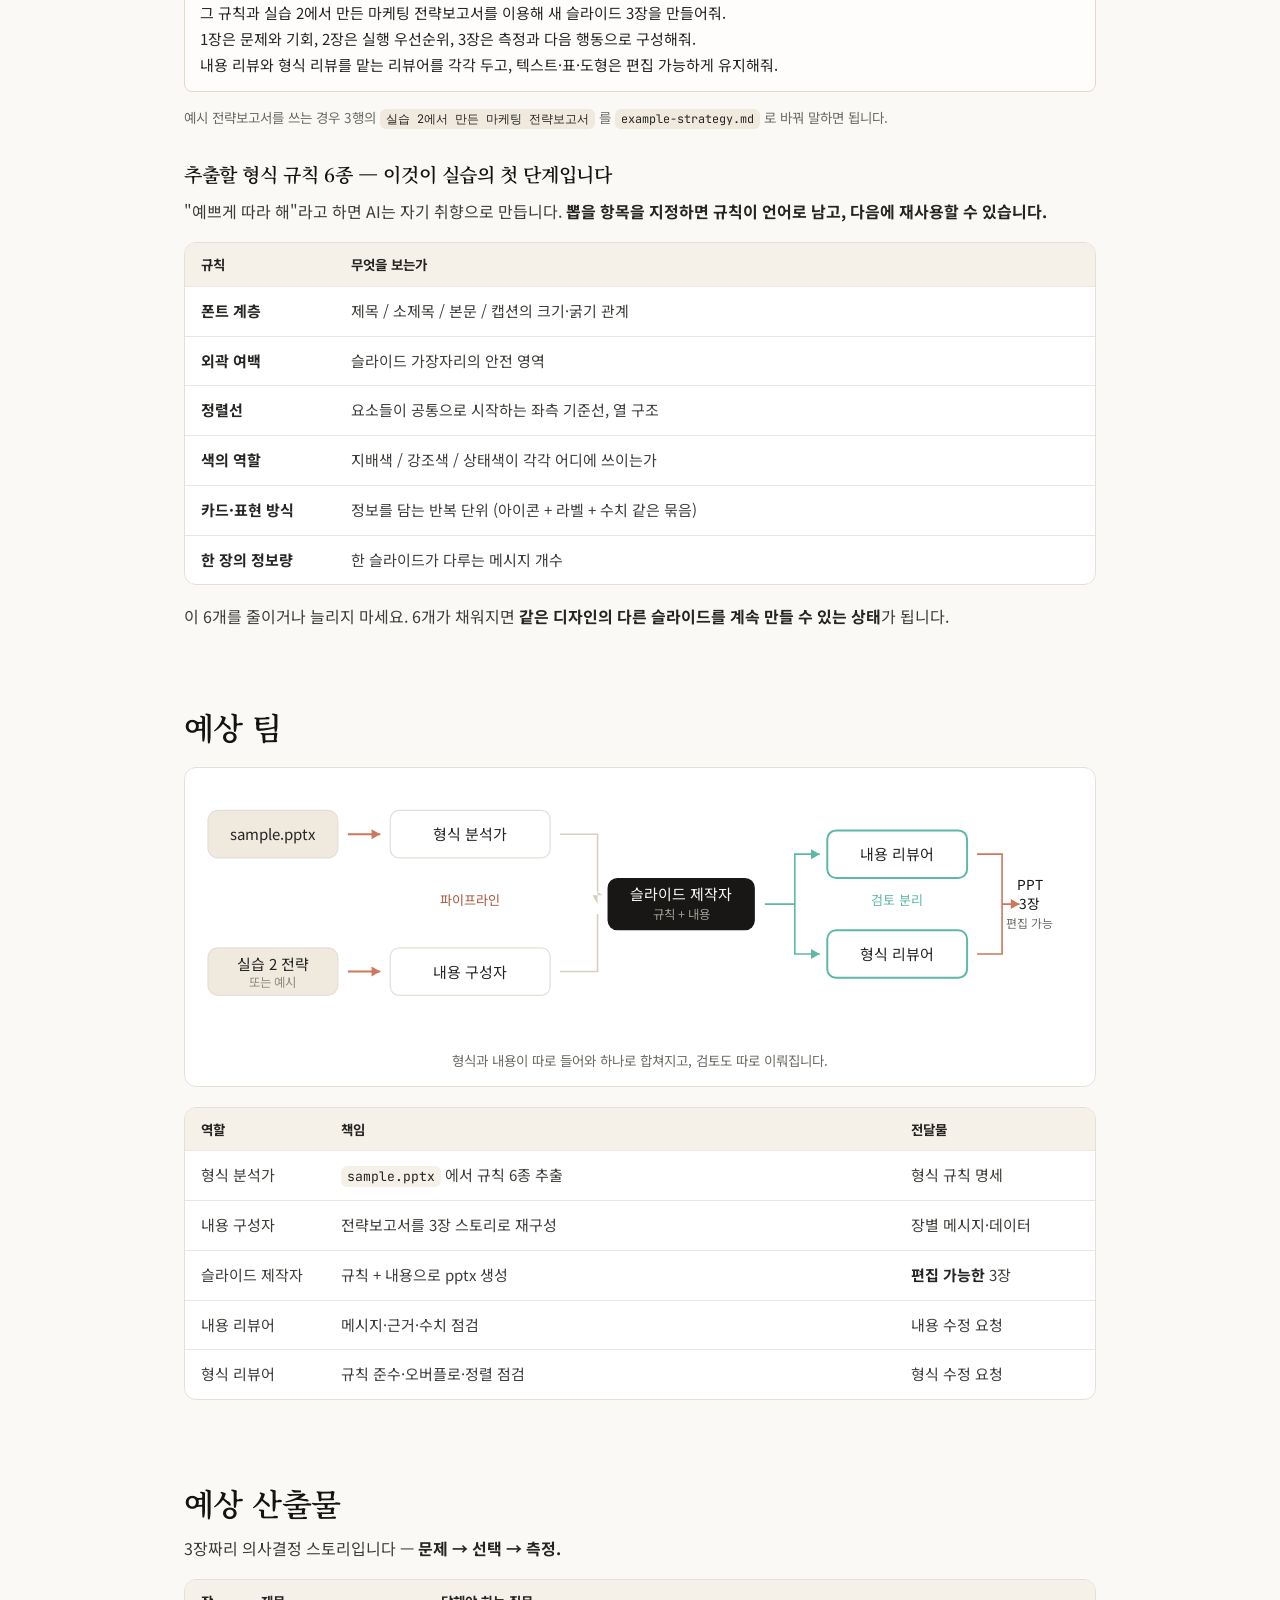
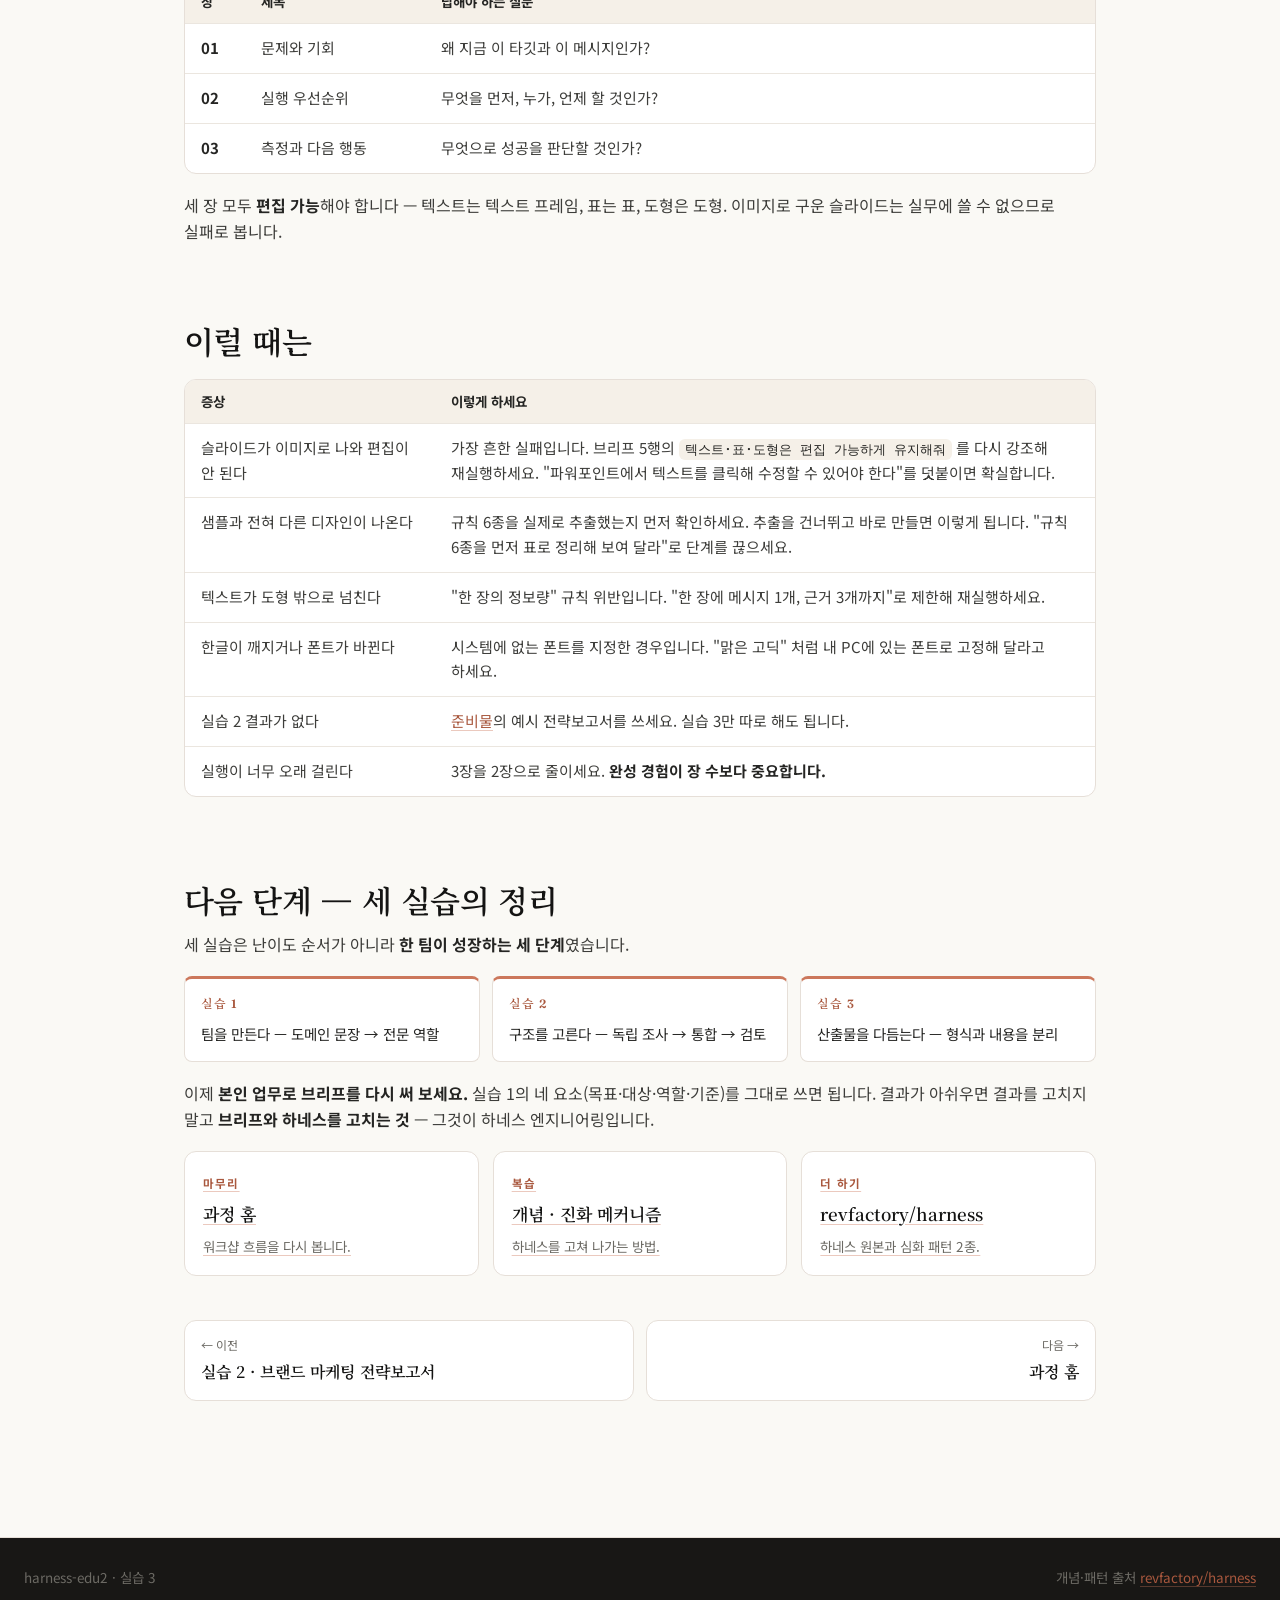
<file: docs/practice/3-pptx.html>
<!doctype html>
<html lang="ko">
<head>
<meta charset="utf-8">
<meta name="viewport" content="width=device-width, initial-scale=1">
<title>실습 3. 샘플 형식으로 새 PPT 만들기 · harness-edu2</title>
<meta name="description" content="샘플에서 디자인 규칙을 언어로 뽑고, 실습 2의 전략을 편집 가능한 슬라이드 3장으로 만듭니다. 파이프라인 + 검토 분리.">
<link rel="icon" href="data:image/svg+xml,%3Csvg xmlns='http://www.w3.org/2000/svg' viewBox='0 0 24 24'%3E%3Crect width='24' height='24' fill='%23faf9f5'/%3E%3Cg fill='%23141413'%3E%3Crect x='11' y='1' width='2' height='22'/%3E%3Crect x='1' y='11' width='22' height='2'/%3E%3Crect x='3.8' y='3.8' width='2' height='16.4' transform='rotate(45 12 12)'/%3E%3Crect x='3.8' y='3.8' width='2' height='16.4' transform='rotate(-45 12 12)'/%3E%3C/g%3E%3C/svg%3E">
<link rel="preconnect" href="https://fonts.googleapis.com">
<link rel="preconnect" href="https://fonts.gstatic.com" crossorigin>
<link href="https://fonts.googleapis.com/css2?family=Fraunces:opsz,wght@9..144,400;9..144,600&family=Noto+Sans+KR:wght@400;500;700&family=Noto+Serif+KR:wght@500;600&family=JetBrains+Mono:wght@400;500&display=swap" rel="stylesheet">
<link rel="stylesheet" href="../assets/site.css">
</head>
<body data-page="practice-3">
<a class="skip-link" href="#main">본문으로 건너뛰기</a>

<header class="topnav"><div class="wrap">
  <a class="brand" href="../index.html">
    <span class="spike" aria-hidden="true"><svg viewBox="0 0 24 24"><g fill="#141413"><rect x="11" y="1" width="2" height="22"/><rect x="1" y="11" width="22" height="2"/><rect x="3.8" y="3.8" width="2" height="16.4" transform="rotate(45 12 12)"/><rect x="3.8" y="3.8" width="2" height="16.4" transform="rotate(-45 12 12)"/></g></svg></span>
    <span class="brand-full">harness-edu2</span>
  </a>
  <nav aria-label="주요 메뉴">
    <a href="../index.html">과정 홈</a>
    <a href="../concept.html">개념</a>
    <a href="1-youtube.html">실습 1</a>
    <a href="2-marketing.html">실습 2</a>
    <a href="3-pptx.html" aria-current="page">실습 3</a>
    <a href="../slides/index.html">슬라이드</a>
    <a href="../install/index.html">설치가이드</a>
  </nav>
</div></header>

<main id="main" class="page">

<div class="hero">
  <div class="eyebrow">실습 3</div>
  <h1>샘플 형식으로 새 PPT 만들기</h1>
  <p class="lead">이 실습을 마치면 <strong>앞 실습의 산출물을 다음 입력으로 재사용하고, 내용과 형식을 나눠 검토할 수 있게</strong> 됩니다.</p>
</div>

<article class="prose">

<section class="sec">
<h2 id="준비물">준비물 — 이 실습에서 가장 중요한 블록</h2>

<section class="callout callout-stop"><span class="callout-icon" aria-hidden="true">📎</span><div class="callout-body">
<p><strong>이 실습은 실습 2의 결과물을 씁니다.</strong> 실습 2를 마쳤다면 그 전략보고서를 준비하세요. <strong>건너뛰었어도 괜찮습니다</strong> — 아래 예시 전략보고서를 내려받아 대신 쓰면 실습 3만 따로 할 수 있습니다.</p>
</div></section>

<div class="table-wrap"><table>
<thead><tr><th style="width:210px">필요한 것</th><th>A · 실습 저장소를 받았다면</th><th style="width:200px">B · 개별 다운로드</th></tr></thead>
<tbody>
<tr>
  <td><strong><code>sample.pptx</code></strong><br><span class="muted">형식·디자인 참조 원본</span></td>
  <td><code>harness-edu/workshop/practice-3-pptx/</code> 폴더에 있습니다. 이 폴더에서 <code>claude</code> 를 켜세요.</td>
  <td>아래에서 받으세요 →</td>
</tr>
<tr>
  <td><strong>전략보고서</strong><br><span class="muted">슬라이드에 담을 내용</span></td>
  <td>실습 2에서 저장한 파일</td>
  <td>실습 2를 건너뛴 경우 예시 파일 →</td>
</tr>
</tbody></table></div>

<ul class="dl-list">
  <li><a class="dl" href="https://github.com/namojo/harness-edu/raw/main/workshop/practice-3-pptx/sample.pptx"><strong>sample.pptx</strong><span class="dl-meta">형식·디자인 참조 원본 · 5장 · 976KB</span></a></li>
  <li><a class="dl" href="https://github.com/namojo/harness-edu/raw/main/workshop/practice-3-pptx/example-strategy.md"><strong>example-strategy.md</strong><span class="dl-meta">예시 전략보고서 (가상 브랜드) · 실습 2를 건너뛴 경우 · 8KB</span></a></li>
  <li><a class="dl" href="https://github.com/namojo/harness-edu/raw/main/workshop/practice-3-pptx/README.md"><strong>README.md</strong><span class="dl-meta">브리프 원문과 체크리스트 사본 · 4KB</span></a></li>
</ul>

<section class="callout callout-warn"><span class="callout-icon" aria-hidden="true">🖼️</span><div class="callout-body">
<p><strong><code>sample.pptx</code> 는 렌더된 이미지 슬라이드입니다 — 텍스트를 복사할 수 없습니다.</strong></p>
<p>그것이 이 실습의 의도입니다. 붙여넣기로는 아무것도 되지 않으므로, <strong>눈으로 읽어 규칙을 언어로 정리</strong>하는 것부터 시작해야 합니다. &quot;예쁘게 따라 해&quot;가 통하지 않는 상태를 일부러 만든 것입니다.</p>
</div></section>
</section>

<section class="sec">
<h2>이번 실습에서 확인할 것</h2>
<div class="mission">
  <div class="mi"><b>REFERENCE</b><span>샘플에서 규칙을 뽑습니다</span></div>
  <div class="mi"><b>CONTENT</b><span>실습 2의 전략을 재사용합니다</span></div>
  <div class="mi"><b>SCOPE</b><span>새 슬라이드 3장</span></div>
  <div class="mi"><b>FORMAT</b><span>편집 가능하게 유지합니다</span></div>
  <div class="mi"><b>REVIEW</b><span>내용과 형식을 따로 검토합니다</span></div>
</div>
</section>

<section class="sec">
<h2 id="브리프">브리프</h2>
<p>브리프가 요청하는 것은 두 갈래입니다 — <strong>형식은 샘플에서, 내용은 실습 2에서.</strong> 이 둘을 분리해 말하는 것이 이 실습의 핵심 기술입니다.</p>

<div class="code-card is-prompt">
  <div class="code-bar"><span class="code-label">COPY &amp; RUN</span><button class="copy-btn" type="button" data-copy>복사</button></div>
  <pre class="brief">sample.pptx의 형식과 디자인을 재해석해 전략 보고서를 PPT로 만드는 하네스를 구성해줘.
먼저 sample.pptx에서 형식 규칙 — 폰트 계층, 외곽 여백, 정렬선, 색의 역할, 카드·표현 방식, 한 장의 정보량 — 을 추출하게 해줘.
그 규칙과 실습 2에서 만든 마케팅 전략보고서를 이용해 새 슬라이드 3장을 만들어줘.
1장은 문제와 기회, 2장은 실행 우선순위, 3장은 측정과 다음 행동으로 구성해줘.
내용 리뷰와 형식 리뷰를 맡는 리뷰어를 각각 두고, 텍스트·표·도형은 편집 가능하게 유지해줘.</pre>
</div>
<p class="brief-note">예시 전략보고서를 쓰는 경우 3행의 <code>실습 2에서 만든 마케팅 전략보고서</code> 를 <code>example-strategy.md</code> 로 바꿔 말하면 됩니다.</p>

<h3>추출할 형식 규칙 6종 — 이것이 실습의 첫 단계입니다</h3>
<p>&quot;예쁘게 따라 해&quot;라고 하면 AI는 자기 취향으로 만듭니다. <strong>뽑을 항목을 지정하면 규칙이 언어로 남고, 다음에 재사용할 수 있습니다.</strong></p>
<div class="table-wrap"><table>
<thead><tr><th style="width:150px">규칙</th><th>무엇을 보는가</th></tr></thead>
<tbody>
<tr><td><strong>폰트 계층</strong></td><td>제목 / 소제목 / 본문 / 캡션의 크기·굵기 관계</td></tr>
<tr><td><strong>외곽 여백</strong></td><td>슬라이드 가장자리의 안전 영역</td></tr>
<tr><td><strong>정렬선</strong></td><td>요소들이 공통으로 시작하는 좌측 기준선, 열 구조</td></tr>
<tr><td><strong>색의 역할</strong></td><td>지배색 / 강조색 / 상태색이 각각 어디에 쓰이는가</td></tr>
<tr><td><strong>카드·표현 방식</strong></td><td>정보를 담는 반복 단위 (아이콘 + 라벨 + 수치 같은 묶음)</td></tr>
<tr><td><strong>한 장의 정보량</strong></td><td>한 슬라이드가 다루는 메시지 개수</td></tr>
</tbody></table></div>
<p>이 6개를 줄이거나 늘리지 마세요. 6개가 채워지면 <strong>같은 디자인의 다른 슬라이드를 계속 만들 수 있는 상태</strong>가 됩니다.</p>
</section>

<section class="sec">
<h2>예상 팀</h2>

<figure class="diagram">
<svg viewBox="0 0 700 200" role="img" aria-labelledby="d3-t d3-d">
  <title id="d3-t">실습 3의 파이프라인 + 검토 분리 구조</title>
  <desc id="d3-d">샘플 pptx는 형식 분석가로, 실습 2의 전략은 내용 구성자로 들어갑니다. 둘의 결과가 슬라이드 제작자로 합쳐지고, 내용 리뷰어와 형식 리뷰어가 각각 검토해 최종 3장이 됩니다.</desc>
  <g font-family="Inter, Noto Sans KR, sans-serif" font-size="12">
    <rect x="4" y="18" width="104" height="38" rx="8" fill="#efe9de" stroke="#e6dfd8"/>
    <text x="56" y="42" text-anchor="middle" fill="#252523">sample.pptx</text>
    <rect x="4" y="128" width="104" height="38" rx="8" fill="#efe9de" stroke="#e6dfd8"/>
    <text x="56" y="146" text-anchor="middle" fill="#252523">실습 2 전략</text>
    <text x="56" y="159" text-anchor="middle" fill="#8e8b82" font-size="10">또는 예시</text>
    <path d="M116 37h26M116 147h26" stroke="#cc785c" stroke-width="1.5"/>
    <path d="M142 37l-7-4v8zM142 147l-7-4v8z" fill="#cc785c"/>
    <rect x="150" y="18" width="128" height="38" rx="7" fill="#fff" stroke="#e6dfd8"/><text x="214" y="42" text-anchor="middle" fill="#252523">형식 분석가</text>
    <rect x="150" y="128" width="128" height="38" rx="7" fill="#fff" stroke="#e6dfd8"/><text x="214" y="152" text-anchor="middle" fill="#252523">내용 구성자</text>
    <path d="M286 37h30v46M286 147h30v-46" stroke="#d8cec2" stroke-width="1.3" fill="none"/>
    <path d="M316 83v10l-4-7h8z" fill="#d8cec2"/>
    <rect x="324" y="72" width="118" height="42" rx="8" fill="#181715"/>
    <text x="383" y="90" text-anchor="middle" fill="#faf9f5">슬라이드 제작자</text>
    <text x="383" y="105" text-anchor="middle" fill="#a09d96" font-size="10">규칙 + 내용</text>
    <path d="M450 93h24v-40h20M450 93h24v40h20" stroke="#5db8a6" stroke-width="1.3" fill="none"/>
    <path d="M494 53l-7-4v8zM494 133l-7-4v8z" fill="#5db8a6"/>
    <rect x="500" y="34" width="112" height="38" rx="7" fill="#fff" stroke="#5db8a6" stroke-width="1.6"/><text x="556" y="58" text-anchor="middle" fill="#252523">내용 리뷰어</text>
    <rect x="500" y="114" width="112" height="38" rx="7" fill="#fff" stroke="#5db8a6" stroke-width="1.6"/><text x="556" y="138" text-anchor="middle" fill="#252523">형식 리뷰어</text>
    <path d="M620 53h20v40M620 133h20v-40" stroke="#cc785c" stroke-width="1.3" fill="none"/>
    <path d="M640 93h14" stroke="#cc785c" stroke-width="1.5"/><path d="M654 93l-7-4v8z" fill="#cc785c"/>
    <rect x="606" y="72" width="90" height="0" fill="none"/>
    <text x="662" y="82" text-anchor="middle" fill="#141413" font-size="11">PPT</text>
    <text x="662" y="97" text-anchor="middle" fill="#141413" font-size="11">3장</text>
    <text x="662" y="112" text-anchor="middle" fill="#6c6a64" font-size="9.5">편집 가능</text>
    <text x="214" y="94" text-anchor="middle" fill="#a9583e" font-size="10.5">파이프라인</text>
    <text x="556" y="94" text-anchor="middle" fill="#5db8a6" font-size="10.5">검토 분리</text>
  </g>
</svg>
<figcaption>형식과 내용이 따로 들어와 하나로 합쳐지고, 검토도 따로 이뤄집니다.</figcaption>
</figure>

<div class="table-wrap"><table>
<thead><tr><th style="width:140px">역할</th><th>책임</th><th style="width:200px">전달물</th></tr></thead>
<tbody>
<tr><td>형식 분석가</td><td><code>sample.pptx</code> 에서 규칙 6종 추출</td><td>형식 규칙 명세</td></tr>
<tr><td>내용 구성자</td><td>전략보고서를 3장 스토리로 재구성</td><td>장별 메시지·데이터</td></tr>
<tr><td>슬라이드 제작자</td><td>규칙 + 내용으로 pptx 생성</td><td><strong>편집 가능한</strong> 3장</td></tr>
<tr><td>내용 리뷰어</td><td>메시지·근거·수치 점검</td><td>내용 수정 요청</td></tr>
<tr><td>형식 리뷰어</td><td>규칙 준수·오버플로·정렬 점검</td><td>형식 수정 요청</td></tr>
</tbody></table></div>
</section>

<section class="sec">
<h2>예상 산출물</h2>
<p>3장짜리 의사결정 스토리입니다 — <strong>문제 → 선택 → 측정.</strong></p>
<div class="table-wrap"><table>
<thead><tr><th style="width:60px">장</th><th style="width:180px">제목</th><th>답해야 하는 질문</th></tr></thead>
<tbody>
<tr><td><strong>01</strong></td><td>문제와 기회</td><td>왜 지금 이 타깃과 이 메시지인가?</td></tr>
<tr><td><strong>02</strong></td><td>실행 우선순위</td><td>무엇을 먼저, 누가, 언제 할 것인가?</td></tr>
<tr><td><strong>03</strong></td><td>측정과 다음 행동</td><td>무엇으로 성공을 판단할 것인가?</td></tr>
</tbody></table></div>
<p>세 장 모두 <strong>편집 가능</strong>해야 합니다 — 텍스트는 텍스트 프레임, 표는 표, 도형은 도형. 이미지로 구운 슬라이드는 실무에 쓸 수 없으므로 실패로 봅니다.</p>
</section>

<section class="sec">
<h2>이럴 때는</h2>
<div class="table-wrap"><table>
<thead><tr><th style="width:250px">증상</th><th>이렇게 하세요</th></tr></thead>
<tbody>
<tr><td>슬라이드가 이미지로 나와 편집이 안 된다</td><td>가장 흔한 실패입니다. 브리프 5행의 <code>텍스트·표·도형은 편집 가능하게 유지해줘</code> 를 다시 강조해 재실행하세요. &quot;파워포인트에서 텍스트를 클릭해 수정할 수 있어야 한다&quot;를 덧붙이면 확실합니다.</td></tr>
<tr><td>샘플과 전혀 다른 디자인이 나온다</td><td>규칙 6종을 실제로 추출했는지 먼저 확인하세요. 추출을 건너뛰고 바로 만들면 이렇게 됩니다. &quot;규칙 6종을 먼저 표로 정리해 보여 달라&quot;로 단계를 끊으세요.</td></tr>
<tr><td>텍스트가 도형 밖으로 넘친다</td><td>&quot;한 장의 정보량&quot; 규칙 위반입니다. &quot;한 장에 메시지 1개, 근거 3개까지&quot;로 제한해 재실행하세요.</td></tr>
<tr><td>한글이 깨지거나 폰트가 바뀐다</td><td>시스템에 없는 폰트를 지정한 경우입니다. &quot;맑은 고딕&quot; 처럼 내 PC에 있는 폰트로 고정해 달라고 하세요.</td></tr>
<tr><td>실습 2 결과가 없다</td><td><a href="#준비물">준비물</a>의 예시 전략보고서를 쓰세요. 실습 3만 따로 해도 됩니다.</td></tr>
<tr><td>실행이 너무 오래 걸린다</td><td>3장을 2장으로 줄이세요. <strong>완성 경험이 장 수보다 중요합니다.</strong></td></tr>
</tbody></table></div>
</section>

<section class="sec">
<h2>다음 단계 — 세 실습의 정리</h2>
<p>세 실습은 난이도 순서가 아니라 <strong>한 팀이 성장하는 세 단계</strong>였습니다.</p>
<div class="mission">
  <div class="mi"><b>실습 1</b><span>팀을 만든다 — 도메인 문장 → 전문 역할</span></div>
  <div class="mi"><b>실습 2</b><span>구조를 고른다 — 독립 조사 → 통합 → 검토</span></div>
  <div class="mi"><b>실습 3</b><span>산출물을 다듬는다 — 형식과 내용을 분리</span></div>
</div>
<p>이제 <strong>본인 업무로 브리프를 다시 써 보세요.</strong> 실습 1의 네 요소(목표·대상·역할·기준)를 그대로 쓰면 됩니다. 결과가 아쉬우면 결과를 고치지 말고 <strong>브리프와 하네스를 고치는 것</strong> — 그것이 하네스 엔지니어링입니다.</p>
<div class="next-grid">
  <a class="next-card" href="../index.html"><span class="k">마무리</span><strong>과정 홈</strong><span>워크샵 흐름을 다시 봅니다.</span></a>
  <a class="next-card" href="../concept.html"><span class="k">복습</span><strong>개념 · 진화 메커니즘</strong><span>하네스를 고쳐 나가는 방법.</span></a>
  <a class="next-card" href="https://github.com/revfactory/harness" target="_blank" rel="noopener"><span class="k">더 하기</span><strong>revfactory/harness</strong><span>하네스 원본과 심화 패턴 2종.</span></a>
</div>
</section>

</article>

<nav class="pager" aria-label="페이지 이동">
  <a href="2-marketing.html"><span class="dir">← 이전</span><strong>실습 2 · 브랜드 마케팅 전략보고서</strong></a>
  <a class="pager-next" href="../index.html"><span class="dir">다음 →</span><strong>과정 홈</strong></a>
</nav>

</main>

<footer class="foot"><div class="wrap">
  <span>harness-edu2 · 실습 3</span>
  <span class="r">개념·패턴 출처 <a href="https://github.com/revfactory/harness" target="_blank" rel="noopener">revfactory/harness</a></span>
</div></footer>

<script src="../assets/site.js"></script>
</body>
</html>
</file>
<file: docs/assets/site.css>
/* harness-edu 설치가이드 공용 스타일
   - 색·서체는 docs/index.html 의 디자인 토큰을 따른다.
   - 문서 컴포넌트(code-card / callout / side-toc)는 설치가이드 전용. */

:root{
  --canvas:#faf9f5; --surface-soft:#f5f0e8; --surface-card:#efe9de; --surface-cream-strong:#e8e0d2;
  --surface-dark:#181715; --surface-dark-elevated:#252320;
  --hairline:#e6dfd8; --hairline-soft:#ebe6df;
  --primary:#cc785c; --primary-active:#a9583e; --teal:#5db8a6; --amber:#e8a55a;
  --ink:#141413; --body-strong:#252523; --body:#3d3d3a; --muted:#6c6a64; --muted-soft:#8e8b82;
  --on-dark:#faf9f5; --on-dark-soft:#a09d96; --success:#5db872; --danger:#c0553b;
  --r-sm:6px; --r-md:8px; --r-lg:12px; --r-xl:16px; --pill:9999px;
  --serif:"Noto Serif KR","Fraunces",Garamond,"Times New Roman",serif;
  --serif-latin:"Fraunces","Noto Serif KR",Garamond,serif;
  --sans:"Inter","Noto Sans KR",-apple-system,BlinkMacSystemFont,"Segoe UI",sans-serif;
  --mono:"JetBrains Mono",ui-monospace,SFMono-Regular,Menlo,Consolas,monospace;
  --maxw:1340px;
}

*{box-sizing:border-box;margin:0;padding:0}
html{scroll-behavior:smooth;scroll-padding-top:84px}
body{background:var(--canvas);color:var(--body);font-family:var(--sans);font-size:16px;line-height:1.65;-webkit-font-smoothing:antialiased;text-rendering:optimizeLegibility;
  /* 한국어는 기본 규칙에서 글자 단위로 잘린다. keep-all 로 어절(공백) 단위 줄바꿈 강제 */
  word-break:keep-all;overflow-wrap:break-word;hyphens:manual}
h1,h2,h3,h4,h5{font-family:var(--serif);color:var(--ink);font-weight:600;letter-spacing:-.02em;line-height:1.25}
a{color:inherit;text-decoration:none}
.wrap{max-width:var(--maxw);margin:0 auto;padding:0 24px}

.skip-link{position:absolute;left:-9999px;top:0;background:var(--ink);color:var(--on-dark);padding:10px 16px;border-radius:0 0 var(--r-md) 0;z-index:100}
.skip-link:focus{left:0}

/* ── 상단 내비게이션 ─────────────────────────────────────────── */
.topnav{position:sticky;top:0;z-index:50;background:rgba(250,249,245,.88);backdrop-filter:saturate(180%) blur(12px);border-bottom:1px solid var(--hairline)}
.topnav .wrap{display:flex;align-items:center;gap:20px;height:60px}
.brand{display:inline-flex;align-items:center;gap:9px;font-family:var(--serif-latin);font-size:17px;font-weight:600;color:var(--ink);white-space:nowrap}
.brand .spike{width:17px;height:17px;display:inline-block;flex:0 0 auto}
.brand .spike svg{width:100%;height:100%;display:block}
.topnav nav{display:flex;gap:4px;margin-left:auto;flex-wrap:wrap}
.topnav nav a{font-size:14px;color:var(--muted);padding:7px 11px;border-radius:var(--r-md);transition:background .15s,color .15s}
.topnav nav a:hover{background:var(--surface-soft);color:var(--ink)}
.topnav nav a[aria-current="page"]{color:var(--primary-active);background:var(--surface-soft);font-weight:500}

/* ── 페이지 머리 ─────────────────────────────────────────────── */
.page-head{padding:44px 24px 26px}
.eyebrow{font-size:11.5px;font-weight:700;letter-spacing:1.5px;text-transform:uppercase;color:var(--primary-active)}
.page-head h1{font-size:clamp(28px,4vw,40px);margin:12px 0 0}
.page-head .sub{margin-top:12px;font-size:17px;line-height:1.6;color:var(--body-strong);max-width:60ch}
.page-head .meta{display:flex;gap:9px;flex-wrap:wrap;margin-top:18px;font-size:13px;color:var(--muted)}
.page-head .meta>span{display:inline-flex;align-items:center;gap:5px;background:var(--surface-soft);border:1px solid var(--hairline);border-radius:var(--pill);padding:4px 12px}
.page-head .meta .badge{background:var(--ink);color:var(--on-dark);border-color:var(--ink);font-weight:500}
.page-head .meta .badge-opt{background:var(--surface-card);color:var(--body-strong);border-color:var(--hairline)}

/* ── 2단 레이아웃 ───────────────────────────────────────────── */
.layout{display:grid;grid-template-columns:minmax(0,1fr) 268px;gap:44px;align-items:start;padding-bottom:64px}
.main-col{min-width:0}
.side{position:sticky;top:76px;display:flex;flex-direction:column;gap:14px}

/* ── 본문 타이포 ────────────────────────────────────────────── */
/* 읽는 폭은 텍스트에만 제한하고, 표·코드·카드는 단 전체를 쓴다.
   (예전에는 .prose 전체를 74ch로 묶어 화면이 넓어져도 표가 좁게 눌렸다) */
.prose{max-width:none}
.prose > p,.prose > ul,.prose > ol,.prose > blockquote > p{max-width:78ch}
.prose > h2,.prose > h3,.prose > h4{max-width:60ch}
.prose h2{font-size:25px;margin:46px 0 14px;padding-top:6px}
.prose h2:first-child{margin-top:0}
.prose h3{font-size:19px;margin:32px 0 10px}
.prose h4{font-size:16.5px;margin:24px 0 8px;font-family:var(--sans);font-weight:700}
.prose p{margin:12px 0}
.prose ul,.prose ol{margin:12px 0 12px 22px}
.prose li{margin:6px 0}
.prose li>p{margin:6px 0}
.prose strong{color:var(--body-strong);font-weight:700}
.prose .muted{color:var(--muted);font-size:14px}
.prose hr{border:0;border-top:1px solid var(--hairline);margin:36px 0}
.prose a:not(.btn){color:var(--primary-active);text-decoration:underline;text-decoration-color:rgba(204,120,92,.4);text-underline-offset:3px}
.prose a:not(.btn):hover{text-decoration-color:var(--primary-active)}
/* 카드형 링크는 밑줄을 쓰지 않는다 */
.prose .os-card,.prose .next-card,.prose .flow strong a,.prose .tag a,.prose .pager a{text-decoration:none}
.prose .flow strong a:hover,.prose .tag a:hover{text-decoration:underline;text-decoration-color:var(--primary-active)}
.prose code{font-family:var(--mono);font-size:.875em;background:var(--surface-card);border-radius:var(--r-sm);padding:2px 6px;color:var(--body-strong);word-break:keep-all;overflow-wrap:break-word}
.prose kbd{font-family:var(--sans);font-size:.85em;font-weight:600;background:#fff;border:1px solid var(--hairline);border-bottom-width:2px;border-radius:var(--r-sm);padding:2px 7px;color:var(--ink);white-space:nowrap}

.prose blockquote{margin:18px 0;padding:16px 20px;background:var(--surface-soft);border-left:3px solid var(--primary);border-radius:0 var(--r-md) var(--r-md) 0}
.prose blockquote p{margin:6px 0;font-size:15px}
.prose blockquote.rule{background:var(--surface-cream-strong);border-left-color:var(--ink)}

/* 박스(콜아웃·사례·용어) 안의 문장도 읽는 폭을 유지한다 — 폭이 넓어지면 한 줄이 너무 길어진다 */
.callout-body > p,.case > p,.why p,.persona p,.flow .body p{max-width:78ch}
.terms dd{max-width:80ch}
.vs p,.vs li{max-width:52ch}

/* ── 표 ─────────────────────────────────────────────────────── */
.table-wrap{overflow-x:auto;margin:18px 0;border:1px solid var(--hairline);border-radius:var(--r-lg);background:#fff}
.table-wrap table{border-collapse:collapse;width:100%;font-size:15px;min-width:460px}
.table-wrap th,.table-wrap td{text-align:left;padding:12px 16px;border-bottom:1px solid var(--hairline-soft);vertical-align:top;word-break:keep-all;overflow-wrap:break-word}
.table-wrap thead th{background:var(--surface-soft);font-family:var(--sans);font-weight:700;font-size:13.5px;color:var(--body-strong);white-space:normal;line-height:1.4}
.table-wrap tbody tr:last-child td{border-bottom:0}
.table-wrap code{background:var(--surface-soft)}

/* ── 코드 카드 ──────────────────────────────────────────────── */
.code-card{margin:14px 0}
.code-bar{display:flex;align-items:center;gap:10px;padding:7px 12px;font-size:12px;font-weight:600;color:var(--muted);background:var(--surface-soft);border:1px solid var(--hairline);border-bottom:0;border-radius:var(--r-md) var(--r-md) 0 0}
.code-label{letter-spacing:.2px}
.copy-btn{margin-left:auto;font-family:var(--sans);font-size:11.5px;font-weight:600;color:var(--body-strong);background:#fff;border:1px solid var(--hairline);border-radius:var(--pill);padding:3px 11px;cursor:pointer;transition:background .15s,color .15s,border-color .15s}
.copy-btn:hover{background:var(--ink);color:var(--on-dark);border-color:var(--ink)}
.copy-btn.done{background:var(--success);border-color:var(--success);color:#fff}

.code-card pre{font-family:var(--mono);font-size:13.5px;line-height:1.7;white-space:pre-wrap;word-break:normal;overflow-wrap:anywhere;overflow-x:auto}

/* 주소창·검색창에 붙여넣는 짧은 문자열 */
.code-card.is-lite pre{background:#fff;border:1px solid var(--hairline);border-radius:0 0 var(--r-md) var(--r-md);padding:13px 15px;color:var(--body-strong)}

/* 터미널 붙여넣기 */
.code-card.is-term{margin:16px 0}
.terminal{border-radius:var(--r-lg);overflow:hidden;border:1px solid #2c2a26;box-shadow:0 1px 2px rgba(20,20,19,.06)}
.terminal-bar{display:flex;align-items:center;gap:7px;background:var(--surface-dark-elevated);padding:8px 12px;font-size:12px;color:var(--on-dark-soft)}
.terminal-bar i{width:9px;height:9px;border-radius:50%;background:#4a463f;flex:0 0 auto}
.terminal-bar i:first-child{background:#e0685a}
.terminal-bar i:nth-child(2){background:#e8b657}
.terminal-bar i:nth-child(3){background:#69b47f}
.terminal-bar span{margin-left:6px;font-family:var(--sans);font-weight:600;letter-spacing:.2px}
.terminal-bar .copy-btn{background:transparent;color:var(--on-dark-soft);border-color:#3a3731}
.terminal-bar .copy-btn:hover{background:var(--on-dark);color:var(--ink);border-color:var(--on-dark)}
.terminal-body{background:var(--surface-dark);padding:14px 16px}
.terminal-body pre{color:#ede9e0}

/* 예상 화면(출력) */
.code-card.is-out .code-bar{background:transparent;border-style:dashed}
.code-card.is-out pre{background:var(--surface-soft);border:1px dashed var(--hairline);border-radius:0 0 var(--r-md) var(--r-md);padding:13px 15px;color:var(--muted);font-size:13px}

/* AI 프롬프트 입력 */
.code-card.is-prompt .code-bar{background:#f3ece6;border-color:#e6d8cd;color:var(--primary-active)}
.code-card.is-prompt pre{background:#fffdfb;border:1px solid #e6d8cd;border-radius:0 0 var(--r-md) var(--r-md);padding:13px 15px;color:var(--body-strong);font-family:var(--sans);font-size:14.5px;line-height:1.6}

/* ── 콜아웃 ─────────────────────────────────────────────────── */
.callout{display:flex;gap:12px;margin:14px 0;padding:14px 16px;border-radius:var(--r-md);border:1px solid var(--hairline);background:#fff;font-size:14.5px}
.callout p{margin:0}
.callout p+p,.callout .code-card{margin-top:10px}
.callout-icon{flex:0 0 auto;font-size:16px;line-height:1.4}
.callout-body{min-width:0;flex:1}
.callout-expect{background:#f2faf8;border-color:#cfe9e2}
.callout-warn{background:#fdf6ec;border-color:#f0dcbe}
.callout-stop{background:#fdf1ee;border-color:#f0cec3}
.callout-tip{background:var(--surface-soft);border-color:var(--hairline)}

/* ── 체크리스트 ─────────────────────────────────────────────── */
.checklist{list-style:none;margin:16px 0 16px 0;padding:0}
.checklist li{position:relative;padding:9px 0 9px 32px;border-bottom:1px solid var(--hairline-soft);font-size:15px;margin:0}
.checklist li:last-child{border-bottom:0}
.checklist li::before{content:"";position:absolute;left:0;top:12px;width:17px;height:17px;border:1.5px solid var(--muted-soft);border-radius:4px;background:#fff}

/* ── 다음 단계 카드 ─────────────────────────────────────────── */
.next-grid{display:grid;grid-template-columns:repeat(auto-fit,minmax(220px,1fr));gap:14px;margin:18px 0}
.next-card{display:block;border:1px solid var(--hairline);border-radius:var(--r-lg);padding:16px 18px;background:#fff;transition:border-color .15s,transform .15s}
.next-card:hover{border-color:var(--primary);transform:translateY(-1px)}
.next-card .k{font-size:11.5px;font-weight:700;letter-spacing:1.2px;text-transform:uppercase;color:var(--primary-active)}
.next-card strong{display:block;font-family:var(--serif);font-size:17px;color:var(--ink);margin:6px 0 4px;font-weight:600}
.next-card span{font-size:13.5px;color:var(--muted);line-height:1.55}

/* ── 허브 전용 ──────────────────────────────────────────────── */
/* OS 선택 카드 */
.os-grid{display:grid;grid-template-columns:repeat(auto-fit,minmax(260px,1fr));gap:16px;margin:20px 0}
.os-card{display:block;border:1px solid var(--hairline);border-radius:var(--r-xl);padding:22px 24px;background:#fff;transition:border-color .15s,transform .15s,box-shadow .15s}
.os-card:hover{border-color:var(--primary);transform:translateY(-2px);box-shadow:0 6px 18px rgba(20,20,19,.06)}
.os-card .os-icon{font-size:28px;line-height:1}
.os-card strong{display:block;font-family:var(--serif);font-size:21px;color:var(--ink);margin:10px 0 6px;font-weight:600}
.os-card p{margin:0;font-size:14px;color:var(--muted);line-height:1.6}
.os-card .go{display:inline-block;margin-top:14px;font-size:13.5px;font-weight:600;color:var(--primary-active)}

/* 설치 순서 흐름 */
.flow{list-style:none;margin:20px 0;padding:0;counter-reset:flow}
.flow>li{position:relative;display:flex;gap:16px;padding:16px 0;border-top:1px solid var(--hairline-soft);margin:0}
.flow>li:first-child{border-top:0}
.flow .num{flex:0 0 auto;width:30px;height:30px;display:grid;place-items:center;border-radius:50%;background:var(--ink);color:var(--on-dark);font-family:var(--sans);font-size:13px;font-weight:700}
.flow .num.opt{background:var(--surface-card);color:var(--muted);border:1px dashed var(--hairline)}
.flow .body{min-width:0;flex:1}
.flow .body strong{display:block;font-family:var(--serif);font-size:17.5px;color:var(--ink);font-weight:600;margin-bottom:3px}
.flow .body strong a{color:inherit;text-decoration:none}
.flow .body strong a:hover{color:var(--primary-active)}
.flow .body p{margin:2px 0;font-size:14.5px;color:var(--body)}
.flow .tags{display:flex;gap:6px;flex-wrap:wrap;margin-top:8px}
.flow .tag{font-size:11.5px;font-weight:600;color:var(--muted);background:var(--surface-soft);border:1px solid var(--hairline);border-radius:var(--pill);padding:2px 9px}
.flow .tag.req{background:var(--ink);color:var(--on-dark);border-color:var(--ink)}
.flow .tag.opt{border-style:dashed}

/* ── 페이저 ─────────────────────────────────────────────────── */
.pager{display:flex;gap:12px;margin:44px 0 0;flex-wrap:wrap}
.pager a{flex:1 1 200px;border:1px solid var(--hairline);border-radius:var(--r-lg);padding:14px 16px;background:#fff;transition:border-color .15s}
.pager a:hover{border-color:var(--primary)}
.pager .dir{display:block;font-size:12px;color:var(--muted);margin-bottom:4px}
.pager strong{font-family:var(--serif);font-size:16px;color:var(--ink);font-weight:600}
.pager .pager-next{text-align:right}

/* ── 사이드바 ───────────────────────────────────────────────── */
.side-box{background:#fff;border:1px solid var(--hairline);border-radius:var(--r-lg);padding:14px 16px}
.side-box>summary{cursor:pointer;font-family:var(--sans);font-size:13px;font-weight:700;color:var(--body-strong);list-style:none}
.side-box>summary::-webkit-details-marker{display:none}
.side-box>summary::after{content:"▾";float:right;color:var(--muted-soft);font-size:11px}
.side-box[open]>summary::after{content:"▴"}
.side-toc h4{display:none} /* summary와 중복이라 화면에서는 감춘다 */
.side-box h4,.side-box .side-label{font-family:var(--sans);font-size:11.5px;font-weight:700;letter-spacing:1.2px;text-transform:uppercase;color:var(--muted);margin:14px 0 8px}
.side-box h4.mt,.side-box .side-label.mt{margin-top:18px}
.map-group{display:flex;flex-direction:column;gap:2px}
.map-link{display:flex;align-items:center;gap:8px;font-size:13.5px;color:var(--body);padding:7px 9px;border-radius:var(--r-md);transition:background .15s,color .15s}
.map-link:hover{background:var(--surface-soft);color:var(--ink)}
.map-link.on{background:var(--surface-cream-strong);color:var(--ink);font-weight:600}
.map-link b{flex:0 0 auto;width:19px;height:19px;display:grid;place-items:center;background:var(--surface-soft);border-radius:5px;font-size:11px;font-weight:700;color:var(--muted)}
.map-link.on b{background:var(--primary);color:#fff}
.map-link.opt b{background:transparent;border:1px dashed var(--hairline);color:var(--muted-soft)}
.map-home{display:block;margin-top:14px;padding-top:12px;border-top:1px solid var(--hairline-soft);font-size:13px;color:var(--muted)}
.map-home:hover{color:var(--primary-active)}
.toc-list{list-style:none;margin:0;padding:0}
.toc-list a{display:block;font-size:13px;color:var(--muted);padding:5px 8px;border-left:2px solid transparent;line-height:1.45}
.toc-list a:hover{color:var(--ink);background:var(--surface-soft)}
.toc-list a.active{color:var(--primary-active);border-left-color:var(--primary);font-weight:600}
.toc-l3 a{padding-left:20px;font-size:12.5px}

/* ── 푸터 ───────────────────────────────────────────────────── */
footer{background:var(--surface-dark);color:var(--on-dark-soft);padding:40px 0 34px;font-size:13.5px}
footer .brand{color:var(--on-dark);margin-bottom:12px}
footer a{color:var(--on-dark-soft);text-decoration:underline;text-decoration-color:#3a3731}
footer a:hover{color:var(--on-dark)}
footer p{margin:5px 0;line-height:1.7}

/* ── 반응형 ─────────────────────────────────────────────────── */
@media (max-width:1000px){
  .layout{grid-template-columns:1fr;gap:28px}
  .side{position:static;order:-1}
  .side-box{padding:12px 14px}
  .side-box.side-toc{order:2}
}
@media (max-width:640px){
  body{font-size:15.5px}
  .wrap{padding:0 16px}
  .page-head{padding:30px 16px 20px}
  .prose h2{font-size:22px;margin-top:38px}
  .topnav .wrap{height:auto;padding:10px 16px;flex-wrap:wrap;gap:8px}
  .topnav nav{margin-left:0;width:100%}
  .brand-full{display:none}
}

/* ── 인쇄 ───────────────────────────────────────────────────── */
@media print{
  .topnav,.side,.pager,.copy-btn,.skip-link,footer{display:none!important}
  body{background:#fff;font-size:11pt}
  .layout{display:block;padding:0}
  .prose{max-width:none}
  .prose h2{page-break-after:avoid}
  .code-card,.callout,.table-wrap{page-break-inside:avoid}
  .terminal{border:1px solid #999}
  .terminal-bar{background:#eee;color:#333}
  .terminal-body{background:#f6f6f6}
  .terminal-body pre{color:#111}
  a{text-decoration:none}
}

/* ══════════════════════════════════════════════════════════════
   차시(교재) 페이지 전용 컴포넌트
   ══════════════════════════════════════════════════════════════ */

/* 이 차시에서 배우는 것 */
.goals{list-style:none;margin:16px 0;padding:0;display:grid;gap:10px}
.goals li{position:relative;padding:12px 16px 12px 44px;background:var(--surface-soft);border:1px solid var(--hairline);border-radius:var(--r-md);font-size:15px;margin:0}
.goals li::before{content:counter(g);counter-increment:g;position:absolute;left:14px;top:12px;width:20px;height:20px;display:grid;place-items:center;background:var(--primary);color:#fff;border-radius:50%;font-size:11.5px;font-weight:700;font-family:var(--sans)}
.goals{counter-reset:g}

/* 준비할 것 */
.prep{display:grid;grid-template-columns:repeat(auto-fit,minmax(200px,1fr));gap:12px;margin:16px 0}
.prep-item{border:1px solid var(--hairline);border-left:3px solid var(--teal);border-radius:var(--r-md);padding:12px 14px;background:#fff}
.prep-item b{display:block;font-family:var(--sans);font-size:12px;font-weight:700;letter-spacing:.6px;text-transform:uppercase;color:var(--muted);margin-bottom:4px}
.prep-item span{font-size:14.5px;color:var(--body-strong)}

/* 처음 나오는 말 (용어 사전) */
.terms{margin:16px 0;border:1px solid var(--hairline);border-radius:var(--r-lg);overflow:hidden;background:#fff}
.terms dl{margin:0;display:grid;grid-template-columns:minmax(110px,auto) 1fr}
.terms dt{font-family:var(--sans);font-weight:700;font-size:14px;color:var(--ink);padding:11px 14px;background:var(--surface-soft);border-bottom:1px solid var(--hairline-soft)}
.terms dd{margin:0;font-size:14.5px;padding:11px 16px;border-bottom:1px solid var(--hairline-soft);color:var(--body)}
.terms dt:last-of-type,.terms dd:last-of-type{border-bottom:0}

/* A/B 비교 */
.vs{display:grid;grid-template-columns:1fr 1fr;gap:14px;margin:18px 0}
.vs>div{border:1px solid var(--hairline);border-radius:var(--r-lg);padding:16px 18px;background:#fff}
.vs .bad{border-top:3px solid var(--danger)}
.vs .good{border-top:3px solid var(--success)}
.vs h4{margin:0 0 8px;font-family:var(--sans);font-size:13px;font-weight:700;letter-spacing:.4px;text-transform:uppercase;color:var(--muted)}
.vs .bad h4{color:var(--danger)}
.vs .good h4{color:#3f8f52}
.vs p{margin:6px 0;font-size:14.5px}
.vs ul{margin:8px 0 0 18px}
.vs li{font-size:14px;margin:4px 0}

/* 실습지(워크시트) */
.worksheet{margin:28px 0;border:2px dashed var(--hairline);border-radius:var(--r-xl);padding:24px;background:#fffdfa}
.worksheet>h3:first-child{margin-top:0}
.ws-head{display:flex;align-items:baseline;gap:12px;flex-wrap:wrap;padding-bottom:14px;margin-bottom:6px;border-bottom:1px solid var(--hairline)}
.ws-head strong{font-family:var(--serif);font-size:20px;color:var(--ink);font-weight:600}
.ws-head span{font-size:12.5px;color:var(--muted)}
.ws-step{margin:22px 0 10px;font-family:var(--sans);font-size:15.5px;font-weight:700;color:var(--ink)}
.ws-step em{font-style:normal;color:var(--primary-active);margin-right:6px}
.worksheet table td{height:40px}
.worksheet .blank{background:repeating-linear-gradient(180deg,transparent,transparent 38px,var(--hairline-soft) 38px,var(--hairline-soft) 39px)}
.fill{display:block;border-bottom:1px solid var(--muted-soft);min-height:30px;margin:10px 0}
.fill.tall{min-height:64px}

/* 차시 이동 카드 */
.lesson-nav{display:grid;grid-template-columns:repeat(auto-fit,minmax(200px,1fr));gap:12px;margin:18px 0}

@media (max-width:640px){
  .vs{grid-template-columns:1fr}
  .terms dl{grid-template-columns:1fr}
  .terms dt{border-bottom:0;padding-bottom:4px}
  .worksheet{padding:16px}
}

@media print{
  .worksheet{break-before:page;border-color:#999;background:#fff}
  .goals li,.prep-item,.terms,.vs>div{border-color:#bbb}
}

/* ══════════════════════════════════════════════════════════════
   사례(케이스) 컴포넌트 — 워크시트를 대체하는 실무 예시 블록
   ══════════════════════════════════════════════════════════════ */

/* 등장인물 소개 */
.persona{display:flex;gap:18px;align-items:flex-start;margin:20px 0;padding:20px 22px;border:1px solid var(--hairline);border-left:4px solid var(--primary);border-radius:var(--r-lg);background:#fff}
.persona .avatar{flex:0 0 auto;width:54px;height:54px;border-radius:50%;background:var(--surface-cream-strong);display:grid;place-items:center;font-size:27px}
.persona .who{min-width:0}
.persona h4{margin:0 0 4px;font-family:var(--serif);font-size:19px;font-weight:600}
.persona p{margin:4px 0;font-size:14.5px;color:var(--body)}
.persona .chips{display:flex;gap:6px;flex-wrap:wrap;margin-top:10px}
.persona .chips span{font-size:11.5px;font-weight:600;color:var(--muted);background:var(--surface-soft);border:1px solid var(--hairline);border-radius:var(--pill);padding:3px 10px}

/* 사례 본문 블록 */
.case{margin:26px 0;border:1px solid var(--hairline);border-radius:var(--r-xl);background:#fffdfa;padding:22px 24px}
.case-head{display:flex;align-items:baseline;gap:12px;flex-wrap:wrap;padding-bottom:12px;margin-bottom:8px;border-bottom:1px solid var(--hairline)}
.case-head strong{font-family:var(--serif);font-size:19px;color:var(--ink);font-weight:600}
.case-head span{font-size:12.5px;color:var(--muted)}
.case-head .tag-case{font-size:11px;font-weight:700;letter-spacing:.6px;text-transform:uppercase;color:#fff;background:var(--primary);border-radius:var(--pill);padding:3px 10px}
.case-step{margin:22px 0 8px;font-family:var(--sans);font-size:15.5px;font-weight:700;color:var(--ink)}
.case-step em{font-style:normal;color:var(--primary-active);margin-right:6px}
.case .table-wrap{background:#fff}
.case .callout{background:#fff}
.case>*:last-child{margin-bottom:0}

/* 해설 (왜 이렇게 했나) */
.why{margin:16px 0;padding:14px 18px;background:var(--surface-soft);border-radius:var(--r-md);border-left:3px solid var(--teal)}
.why b{display:block;font-family:var(--sans);font-size:12px;font-weight:700;letter-spacing:.8px;text-transform:uppercase;color:var(--muted);margin-bottom:6px}
.why p{margin:5px 0;font-size:14.5px}
.why ul{margin:6px 0 0 18px}
.why li{font-size:14.5px;margin:4px 0}

@media (max-width:640px){
  .persona{flex-direction:column;gap:12px;padding:16px}
  .case{padding:16px}
}
@media print{
  .case,.persona{break-inside:avoid;border-color:#bbb;background:#fff}
}

/* ═══════════════════════════════════════════════════════════════
   harness-edu2 추가 — 홈 · 개념 · 실습 페이지
   1세대에서 계승한 위 규칙은 하나도 지우지 않는다.
   이관된 설치가이드가 그것들을 그대로 쓰기 때문이다.
   ═══════════════════════════════════════════════════════════════ */

/* ── 넓은 본문 (홈·개념·실습은 사이드바가 없다) ─────────────── */
.page{max-width:960px;margin:0 auto;padding:0 24px 72px}
.page .prose > p,.page .prose > ul,.page .prose > ol{max-width:74ch}

/* ── 홈 히어로 ──────────────────────────────────────────────── */
.hero{padding:56px 0 8px}
.hero h1{font-size:clamp(30px,5vw,50px);letter-spacing:-.035em;line-height:1.18;margin:14px 0 0}
.hero .lead{margin-top:18px;font-size:18.5px;line-height:1.62;color:var(--body-strong);max-width:36em}
.hero-actions{display:flex;gap:10px;margin-top:28px;flex-wrap:wrap}
.btn{display:inline-flex;align-items:center;gap:7px;font-family:var(--sans);font-weight:500;font-size:14.5px;
  border-radius:var(--r-md);padding:12px 20px;border:1px solid transparent;cursor:pointer;transition:background .15s,border-color .15s,color .15s}
.btn-primary{background:var(--primary);color:#fff}
.btn-primary:hover{background:var(--primary-active)}
.btn-ghost{background:var(--canvas);color:var(--ink);border-color:var(--hairline)}
.btn-ghost:hover{border-color:var(--muted-soft)}
.hero-tags{display:flex;gap:7px;margin-top:22px;flex-wrap:wrap}
.hero-tags span{font-size:12.5px;font-weight:500;color:var(--body-strong);background:var(--surface-card);border-radius:var(--pill);padding:5px 13px}

/* ── 섹션 머리 ──────────────────────────────────────────────── */
.sec{padding:60px 0 0}
.sec > h2{font-size:clamp(23px,3.2vw,31px);margin:12px 0 0;max-width:34ch}
.sec > .sub{margin-top:12px;font-size:16.5px;color:var(--body);max-width:70ch}

/* ── 120분 흐름 타임라인 ───────────────────────────────────── */
.flowline{display:grid;grid-template-columns:repeat(6,minmax(0,1fr));gap:10px;margin:28px 0 0}
.fl{position:relative;border:1px solid var(--hairline);border-radius:var(--r-lg);background:#fff;padding:16px 13px 14px;display:flex;flex-direction:column;gap:6px}
.fl .t{font-family:var(--mono);font-size:12px;font-weight:500;color:var(--primary-active);letter-spacing:.3px}
.fl b{font-family:var(--serif);font-size:17px;color:var(--ink);font-weight:600;line-height:1.3}
.fl span{font-size:13.5px;color:var(--muted);line-height:1.55}
.fl.is-pre{background:var(--surface-soft);border-style:dashed}
.fl.is-pre .t{color:var(--muted)}

/* ── 실습 카드 (홈) ─────────────────────────────────────────── */
.pcards{display:grid;grid-template-columns:repeat(auto-fit,minmax(250px,1fr));gap:14px;margin:28px 0 0}
.pcard{display:flex;flex-direction:column;gap:9px;border:1px solid var(--hairline);border-radius:var(--r-lg);
  background:#fff;padding:22px;transition:border-color .15s,transform .15s}
.pcard:hover{border-color:var(--primary);transform:translateY(-2px)}
.pcard .n{font-family:var(--serif-latin);font-size:13px;font-weight:600;letter-spacing:1.2px;text-transform:uppercase;color:var(--primary-active)}
.pcard strong{font-family:var(--serif);font-size:20px;color:var(--ink);font-weight:600;line-height:1.3}
.pcard p{font-size:14.5px;color:var(--body);line-height:1.6;margin:0}
.pcard .pat{margin-top:auto;padding-top:12px;border-top:1px solid var(--hairline-soft);font-size:12.5px;color:var(--muted)}
.pcard .pat b{color:var(--body-strong);font-family:var(--sans);font-weight:600}

/* ── 브리프 박스 ────────────────────────────────────────────
   기존 .code-card.is-prompt 를 그대로 쓰므로 site.js 복사 로직이 수정 없이 동작한다.
   pre.brief 만 줄바꿈 규칙을 덮어쓴다 — 원문 5행이 5행으로 보여야 하고,
   실습 2 브리프의 의도된 이중 공백이 살아 있어야 한다.                        */
.code-card.is-prompt pre.brief{white-space:pre;overflow-x:auto;font-family:var(--sans);font-size:15px;line-height:1.75}
.brief-note{margin:8px 0 0;font-size:13.5px;color:var(--muted)}
.brief-note code{background:var(--surface-card)}

/* ── 미션 카드 (이번 실습에서 확인할 것) ───────────────────── */
.mission{display:grid;grid-template-columns:repeat(auto-fit,minmax(180px,1fr));gap:12px;margin:18px 0}
.mi{border:1px solid var(--hairline);border-top:3px solid var(--primary);border-radius:var(--r-md);background:#fff;padding:15px 16px}
.mi b{display:block;font-family:var(--serif-latin);font-size:12px;font-weight:600;letter-spacing:1.1px;text-transform:uppercase;color:var(--primary-active);margin-bottom:6px}
.mi span{font-size:14.5px;color:var(--body-strong);line-height:1.55}

/* ── 다운로드 ───────────────────────────────────────────────── */
.dl-list{list-style:none;margin:8px 0 0;padding:0}
.dl-list li{margin:0 0 7px}
.dl{display:flex;align-items:baseline;gap:8px;flex-wrap:wrap;border:1px solid var(--hairline);border-radius:var(--r-md);
  background:var(--canvas);padding:10px 13px;transition:border-color .15s,background .15s}
.dl:hover{border-color:var(--primary);background:#fff}
.dl strong{font-family:var(--mono);font-size:13.5px;color:var(--ink);font-weight:500}
.dl .dl-meta{font-size:12.5px;color:var(--muted)}
.dl::after{content:"↓";margin-left:auto;color:var(--primary-active);font-size:14px}

/* ── 체크리스트 (실제 체크박스 — 학습자가 누른다) ─────────── */
.checks{list-style:none;margin:16px 0 0;padding:0;border:1px solid var(--hairline);border-radius:var(--r-lg);background:#fff}
.checks li{margin:0;border-bottom:1px solid var(--hairline-soft)}
.checks li:last-child{border-bottom:0}
.checks label{display:flex;gap:12px;align-items:flex-start;padding:13px 16px;font-size:15px;line-height:1.55;color:var(--body-strong);cursor:pointer}
.checks label:hover{background:var(--surface-soft)}
.checks input{margin:3px 0 0;width:17px;height:17px;flex:0 0 auto;accent-color:var(--primary)}
.checks input:checked + span{color:var(--muted);text-decoration:line-through;text-decoration-color:var(--muted-soft)}
.checks-gate{margin:10px 0 0;font-size:14px;color:var(--body-strong);background:var(--surface-cream-strong);
  border-radius:var(--r-md);padding:11px 15px}
/* 실습 3 — 내용/형식 2열 검토 */
.checks-2col{display:grid;grid-template-columns:1fr 1fr;gap:14px;margin:16px 0 0}
.checks-2col > div > h3{margin:0 0 8px;font-family:var(--sans);font-size:13px;font-weight:700;letter-spacing:.5px;text-transform:uppercase;color:var(--primary-active)}
.checks-2col .checks{margin-top:0}

/* ── 도식 ───────────────────────────────────────────────────── */
.diagram{margin:20px 0;border:1px solid var(--hairline);border-radius:var(--r-lg);background:#fff;padding:20px 18px 14px;overflow-x:auto}
.diagram svg{display:block;width:100%;min-width:520px;height:auto}
.diagram figcaption{margin-top:12px;font-size:13.5px;color:var(--muted);text-align:center}

/* ── 6패턴 카드 ─────────────────────────────────────────────── */
.patterns{display:grid;grid-template-columns:repeat(auto-fit,minmax(238px,1fr));gap:12px;margin:20px 0}
.pt{border:1px solid var(--hairline);border-radius:var(--r-lg);background:#fff;padding:18px;display:flex;flex-direction:column;gap:8px}
.pt h3{font-family:var(--serif);font-size:17.5px;margin:0;color:var(--ink)}
.pt .dia{font-family:var(--mono);font-size:12.5px;color:var(--primary-active);background:var(--surface-soft);border-radius:var(--r-sm);padding:6px 9px;white-space:nowrap;overflow-x:auto}
.pt .def{font-size:14.5px;color:var(--body);line-height:1.55;margin:0}
.pt .when{font-size:13.5px;color:var(--body-strong);margin:0}
.pt .when b{color:var(--primary-active);font-weight:600}
.pt .use{margin-top:auto;padding-top:10px;border-top:1px solid var(--hairline-soft);font-size:12.5px;color:var(--muted)}
.pt .use a{color:var(--primary-active);text-decoration:underline;text-decoration-color:rgba(204,120,92,.4);text-underline-offset:2px}
.pt.is-side{background:var(--surface-soft)}

/* ── 패턴 선택 3질문 ────────────────────────────────────────── */
.qs{display:grid;grid-template-columns:repeat(auto-fit,minmax(230px,1fr));gap:12px;margin:20px 0}
.q{border:1px solid var(--hairline);border-radius:var(--r-lg);background:#fff;padding:18px}
.q .k{font-family:var(--serif-latin);font-size:12px;font-weight:600;letter-spacing:1.1px;color:var(--muted);text-transform:uppercase}
.q p{margin:8px 0 12px;font-size:15.5px;color:var(--ink);font-weight:500;line-height:1.5}
.q .a{font-size:14px;color:var(--primary-active);font-weight:600}

/* ── 메타스킬 6단계 ────────────────────────────────────────── */
.steps{display:grid;grid-template-columns:repeat(auto-fit,minmax(158px,1fr));gap:10px;margin:20px 0}
.st{border:1px solid var(--hairline);border-radius:var(--r-md);background:#fff;padding:15px 14px}
.st .n{font-family:var(--serif-latin);font-size:12px;font-weight:600;color:var(--primary-active);letter-spacing:.8px}
.st b{display:block;font-family:var(--serif);font-size:16px;color:var(--ink);font-weight:600;margin:5px 0 5px}
.st span{font-size:13px;color:var(--muted);line-height:1.5}

/* ── 근거·출처 표기 ────────────────────────────────────────── */
.src{margin:10px 0 0;font-size:12.5px;color:var(--muted-soft)}
.src code{background:transparent;padding:0;color:var(--muted)}

/* ── 푸터 ───────────────────────────────────────────────────── */
.foot{border-top:1px solid var(--hairline);margin-top:64px;padding:28px 0 44px;font-size:13.5px;color:var(--muted)}
.foot .wrap{display:flex;gap:16px;flex-wrap:wrap;align-items:baseline}
.foot a{color:var(--primary-active);text-decoration:underline;text-decoration-color:rgba(204,120,92,.35);text-underline-offset:3px}
.foot .r{margin-left:auto}

/* ── 반응형 ─────────────────────────────────────────────────── */
@media (max-width:1000px){
  .flowline{grid-template-columns:repeat(3,minmax(0,1fr))}
}
@media (max-width:900px){
  .checks-2col{grid-template-columns:1fr}
}
@media (max-width:640px){
  .flowline{grid-template-columns:repeat(2,minmax(0,1fr))}
  .page{padding:0 18px 56px}
  .hero{padding:36px 0 4px}
  .sec{padding:44px 0 0}
  .diagram svg{min-width:460px}
  .foot .r{margin-left:0}
}
@media print{
  .hero-actions,.dl::after{display:none!important}
  .pcard,.fl,.mi,.pt,.q,.st,.checks,.diagram{border-color:#bbb;break-inside:avoid}
}
</file>
